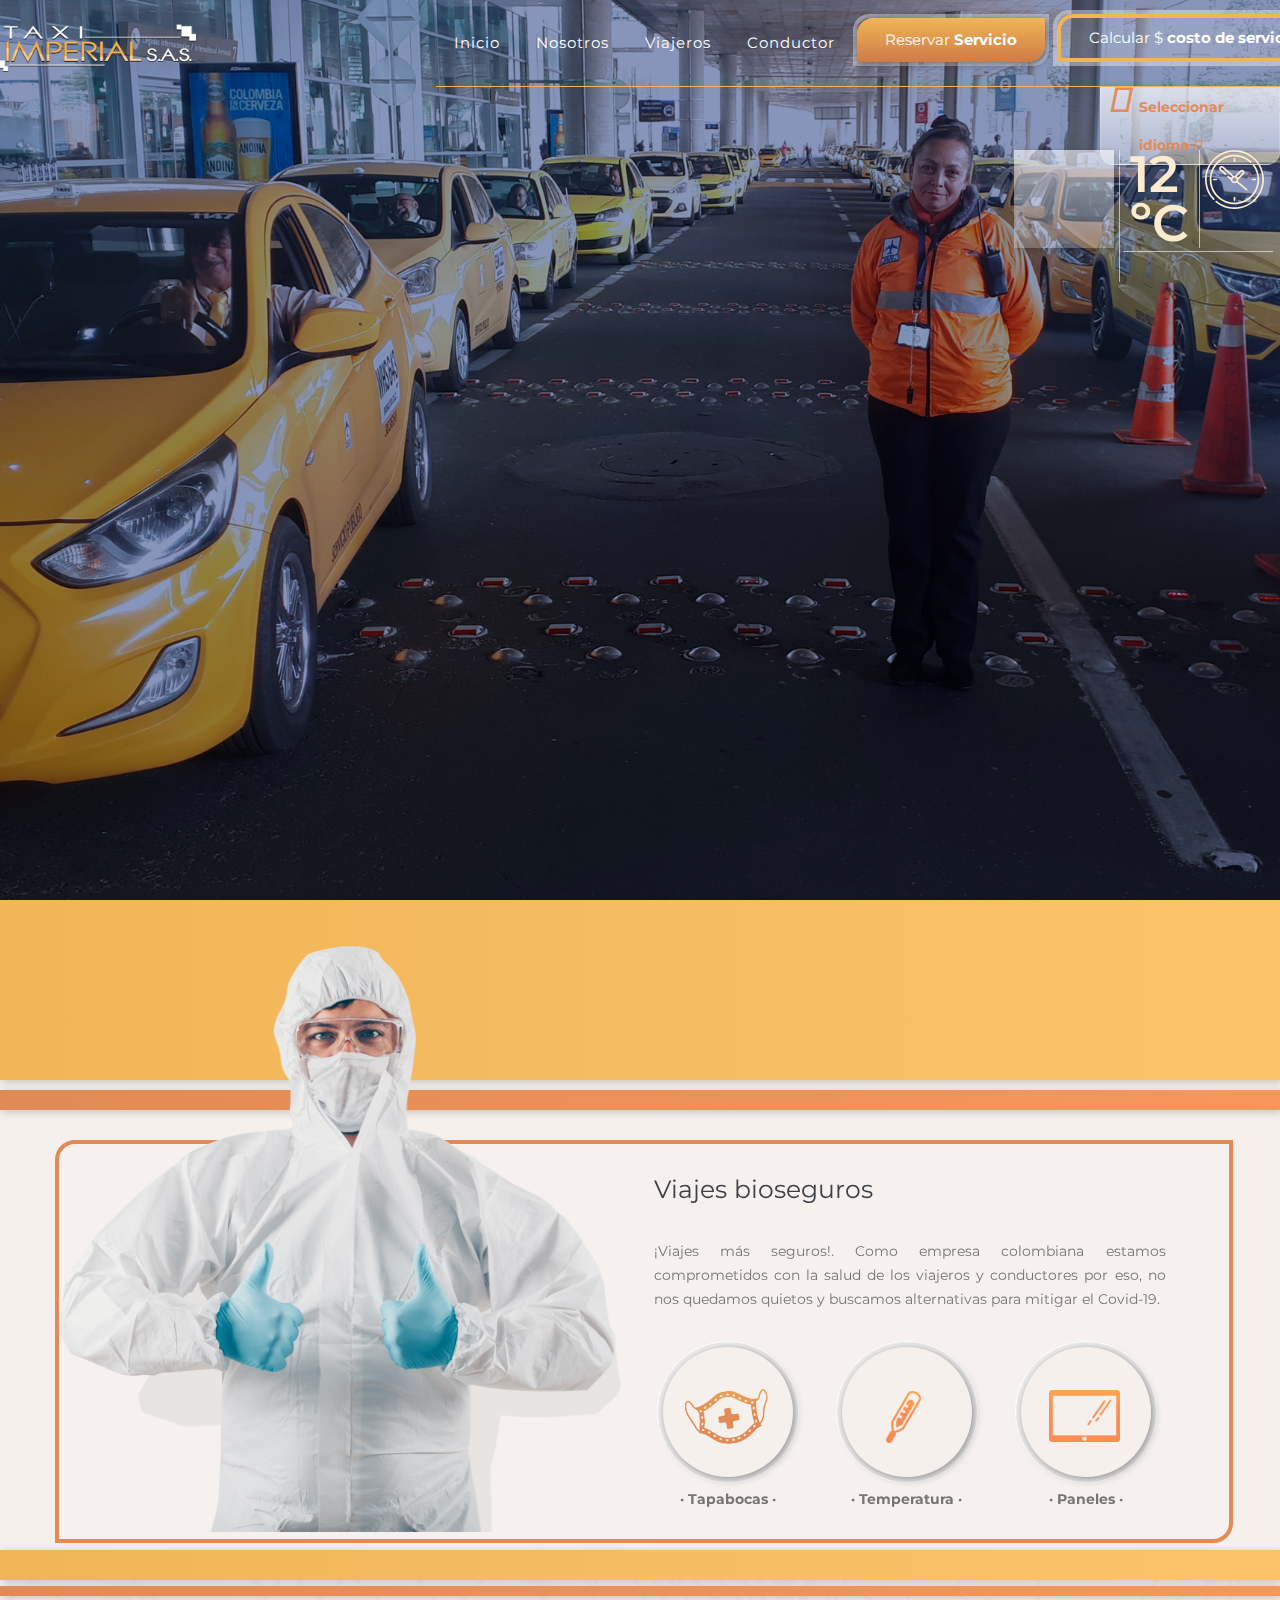
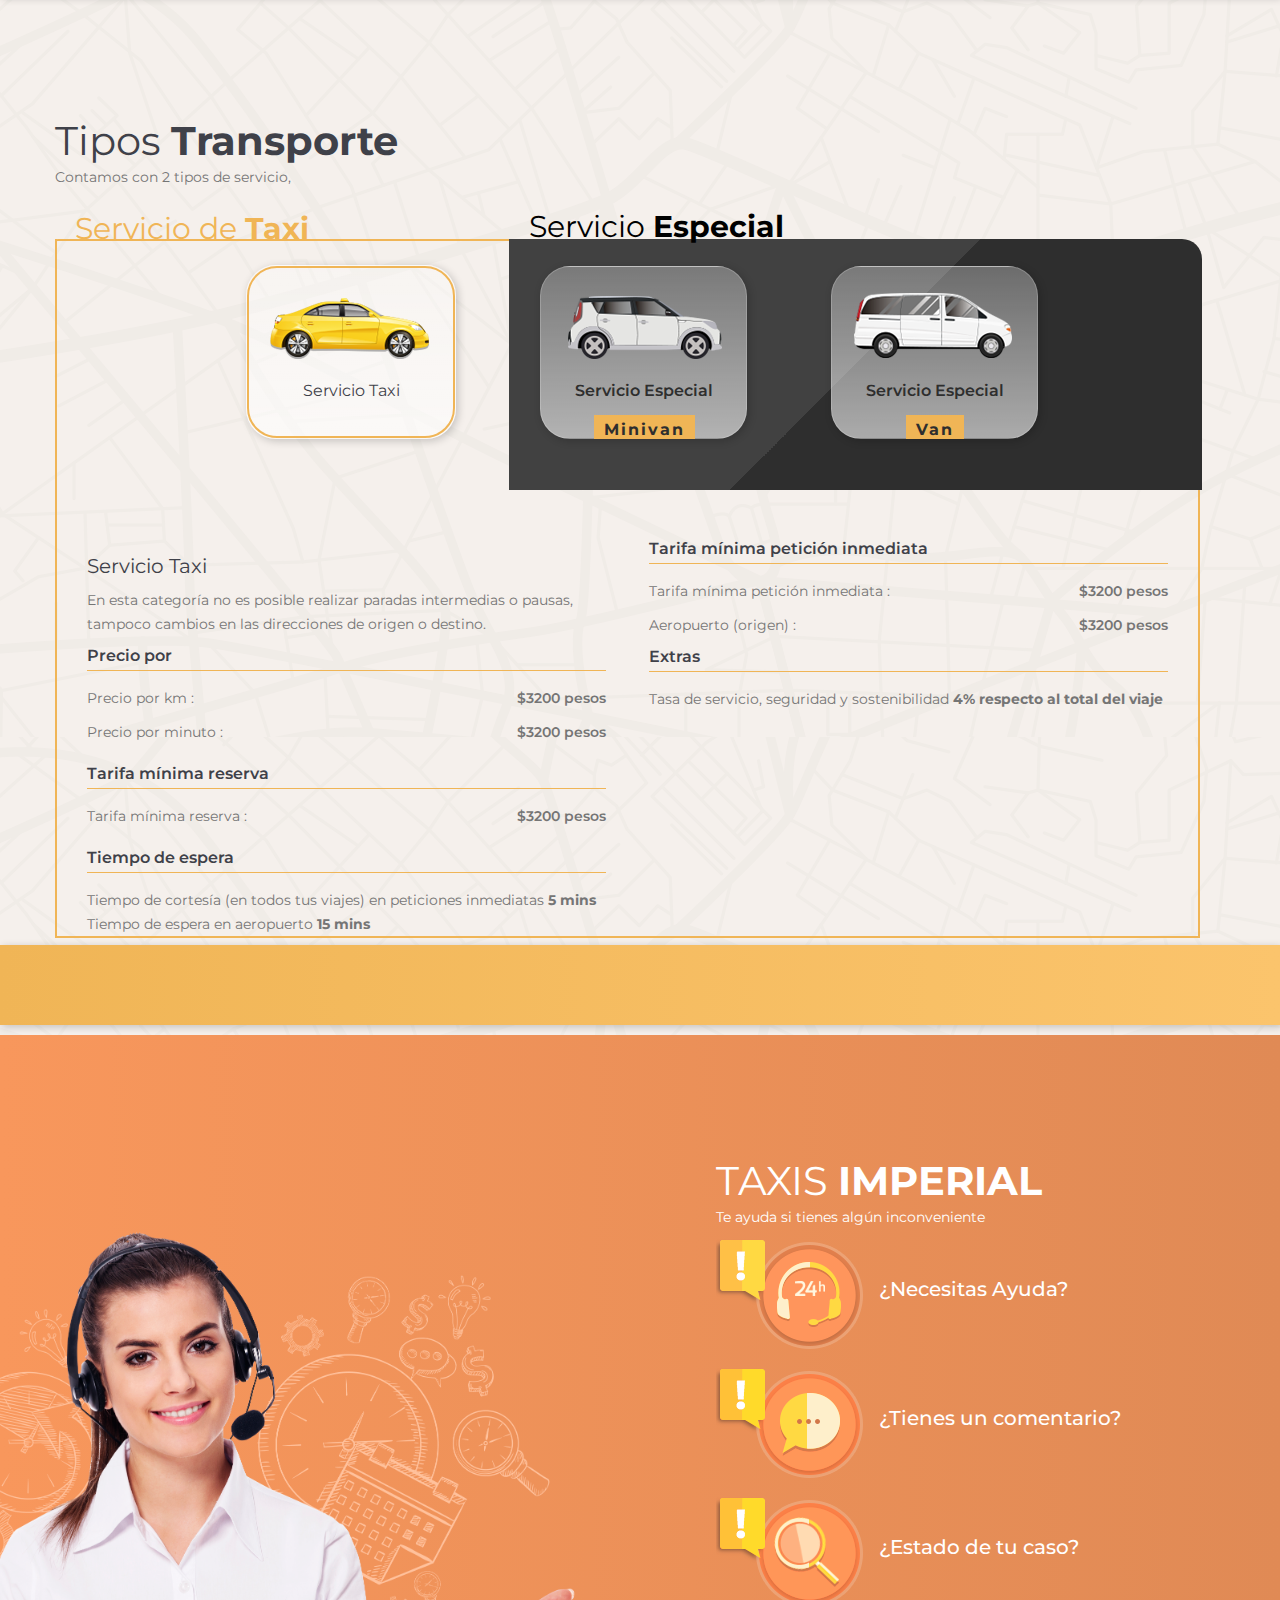
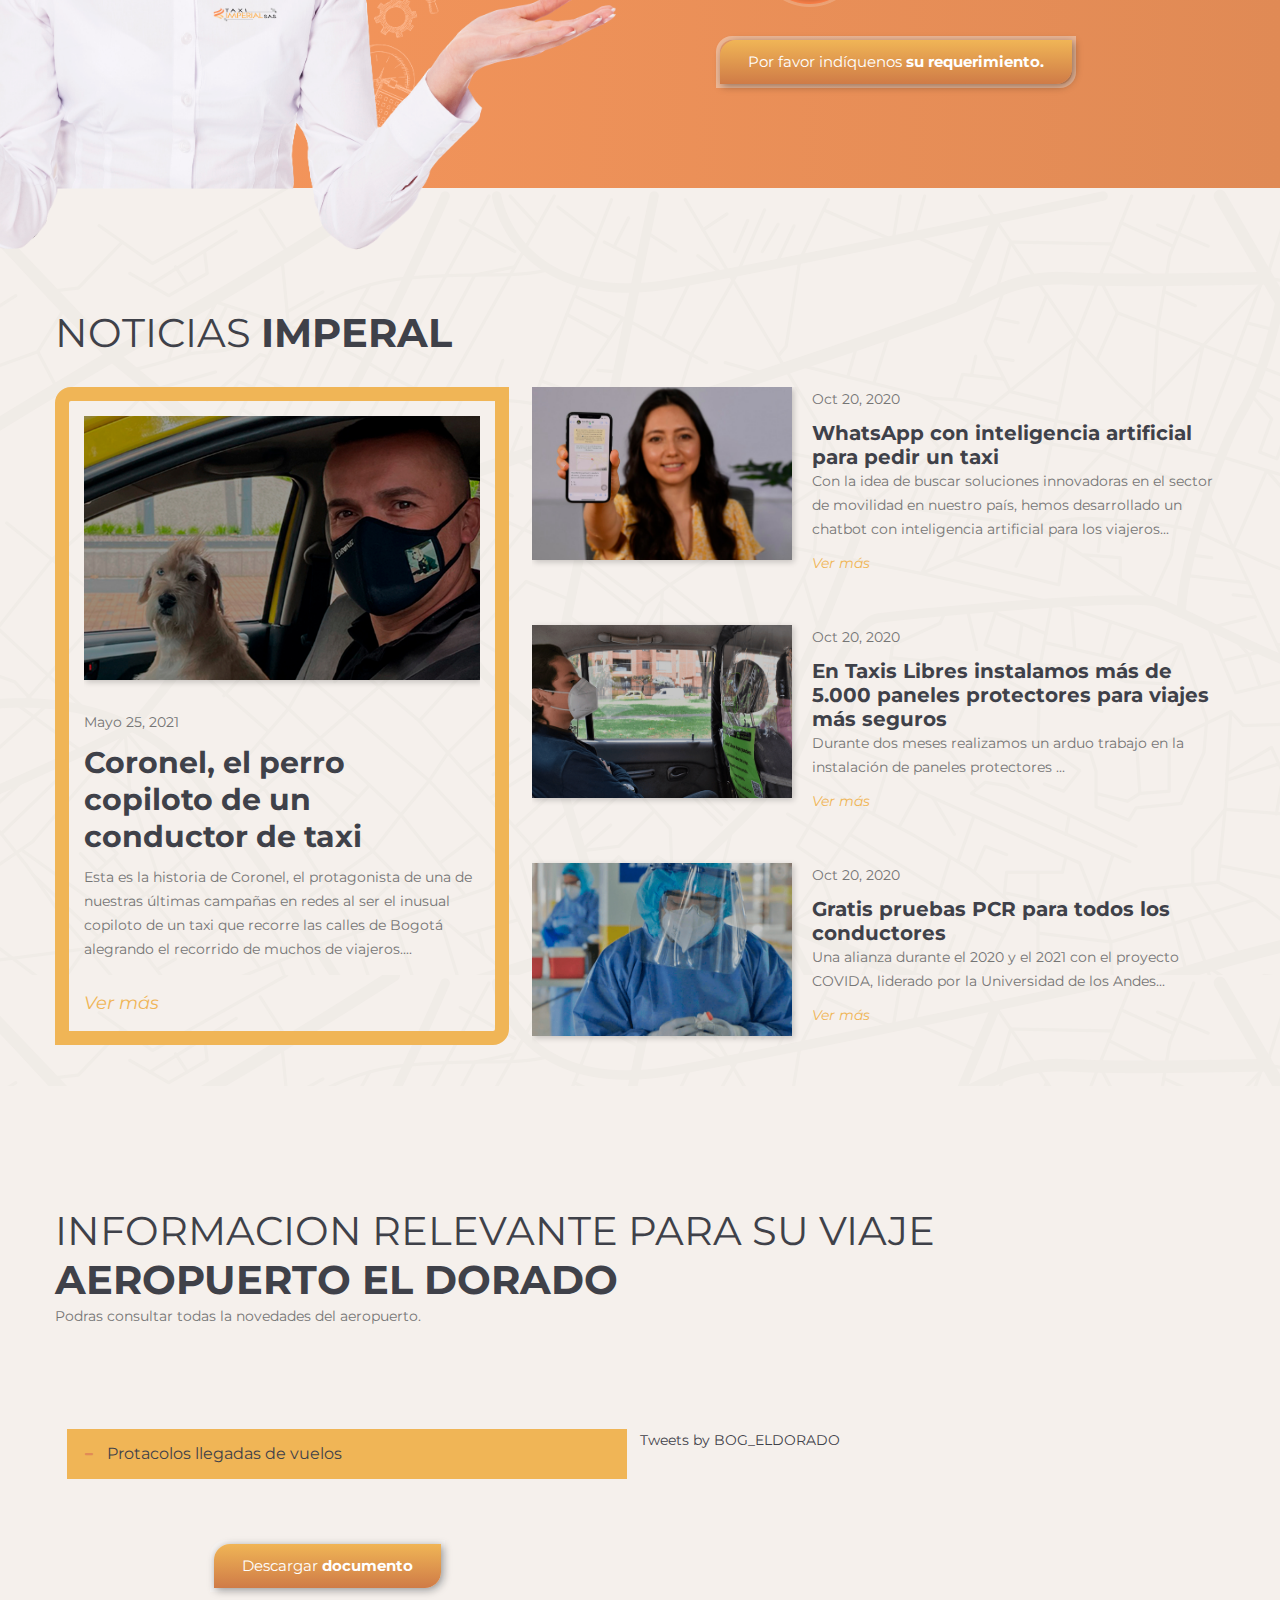
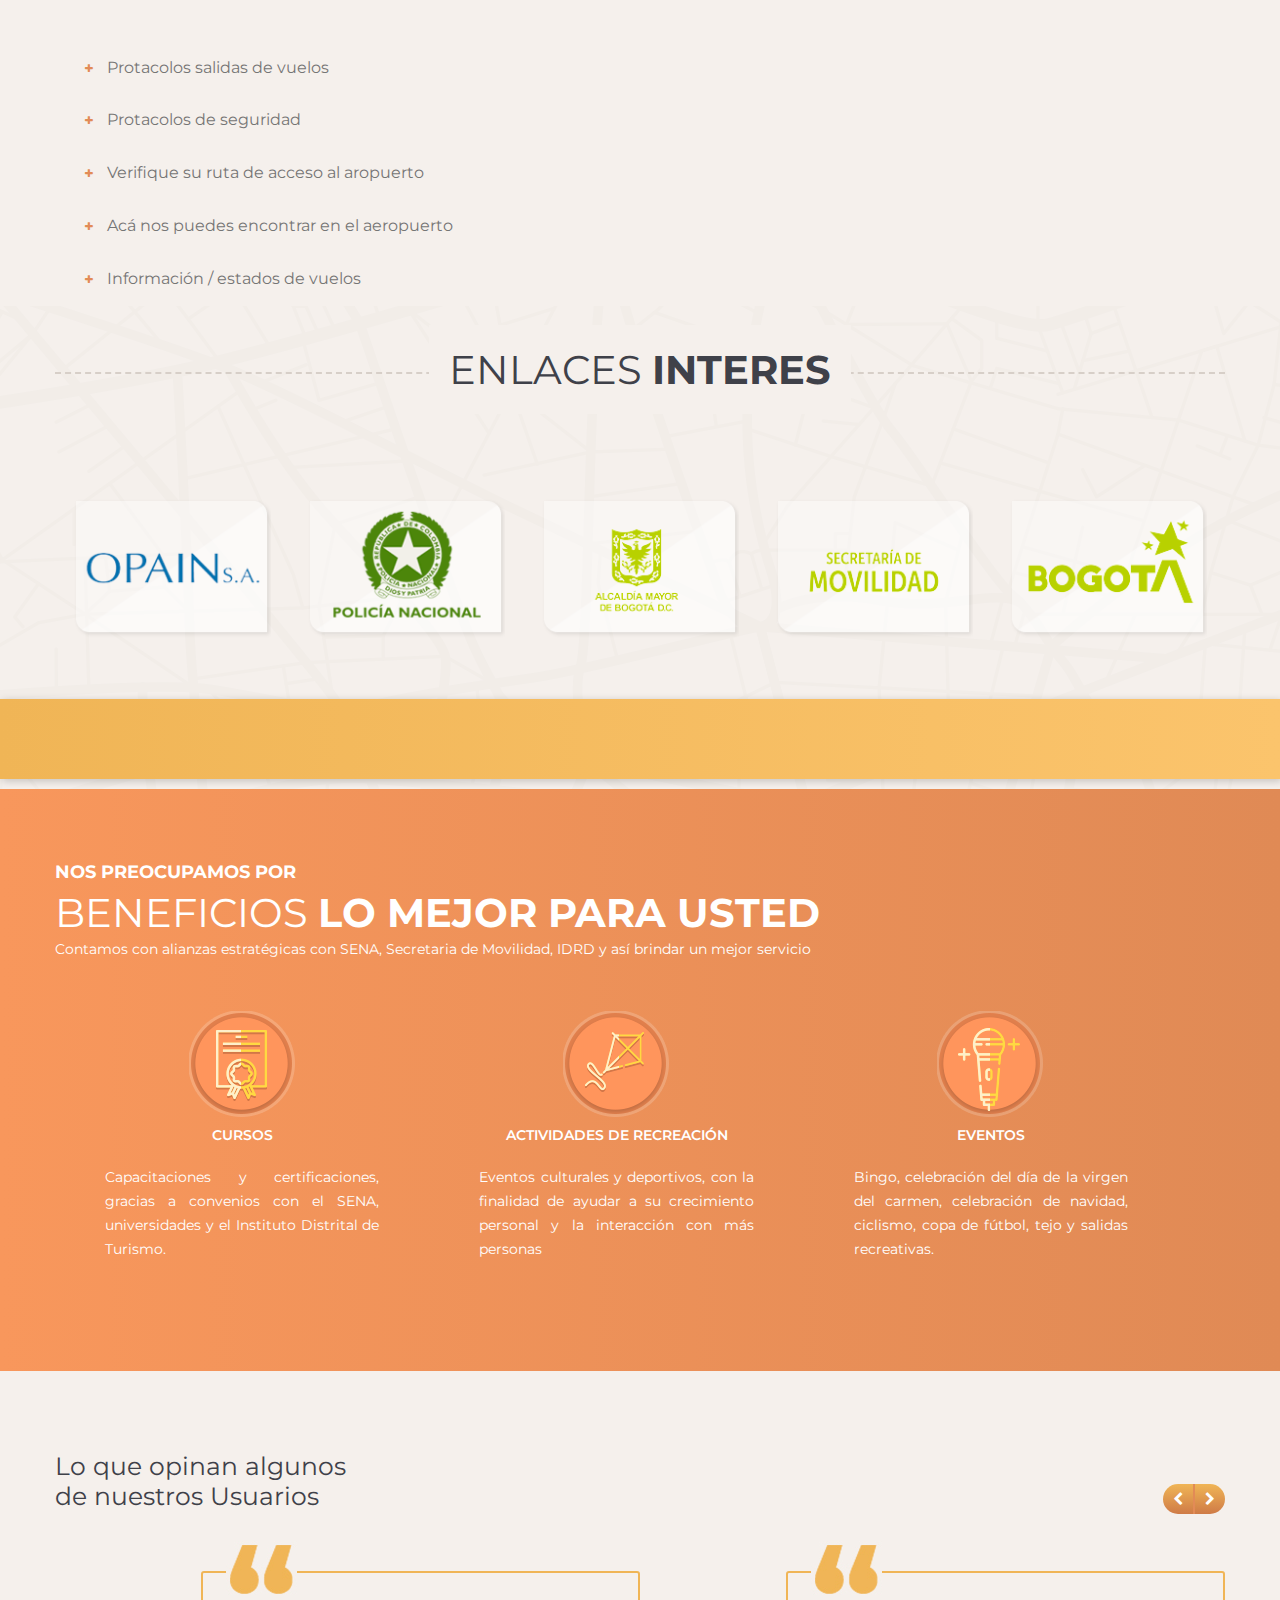
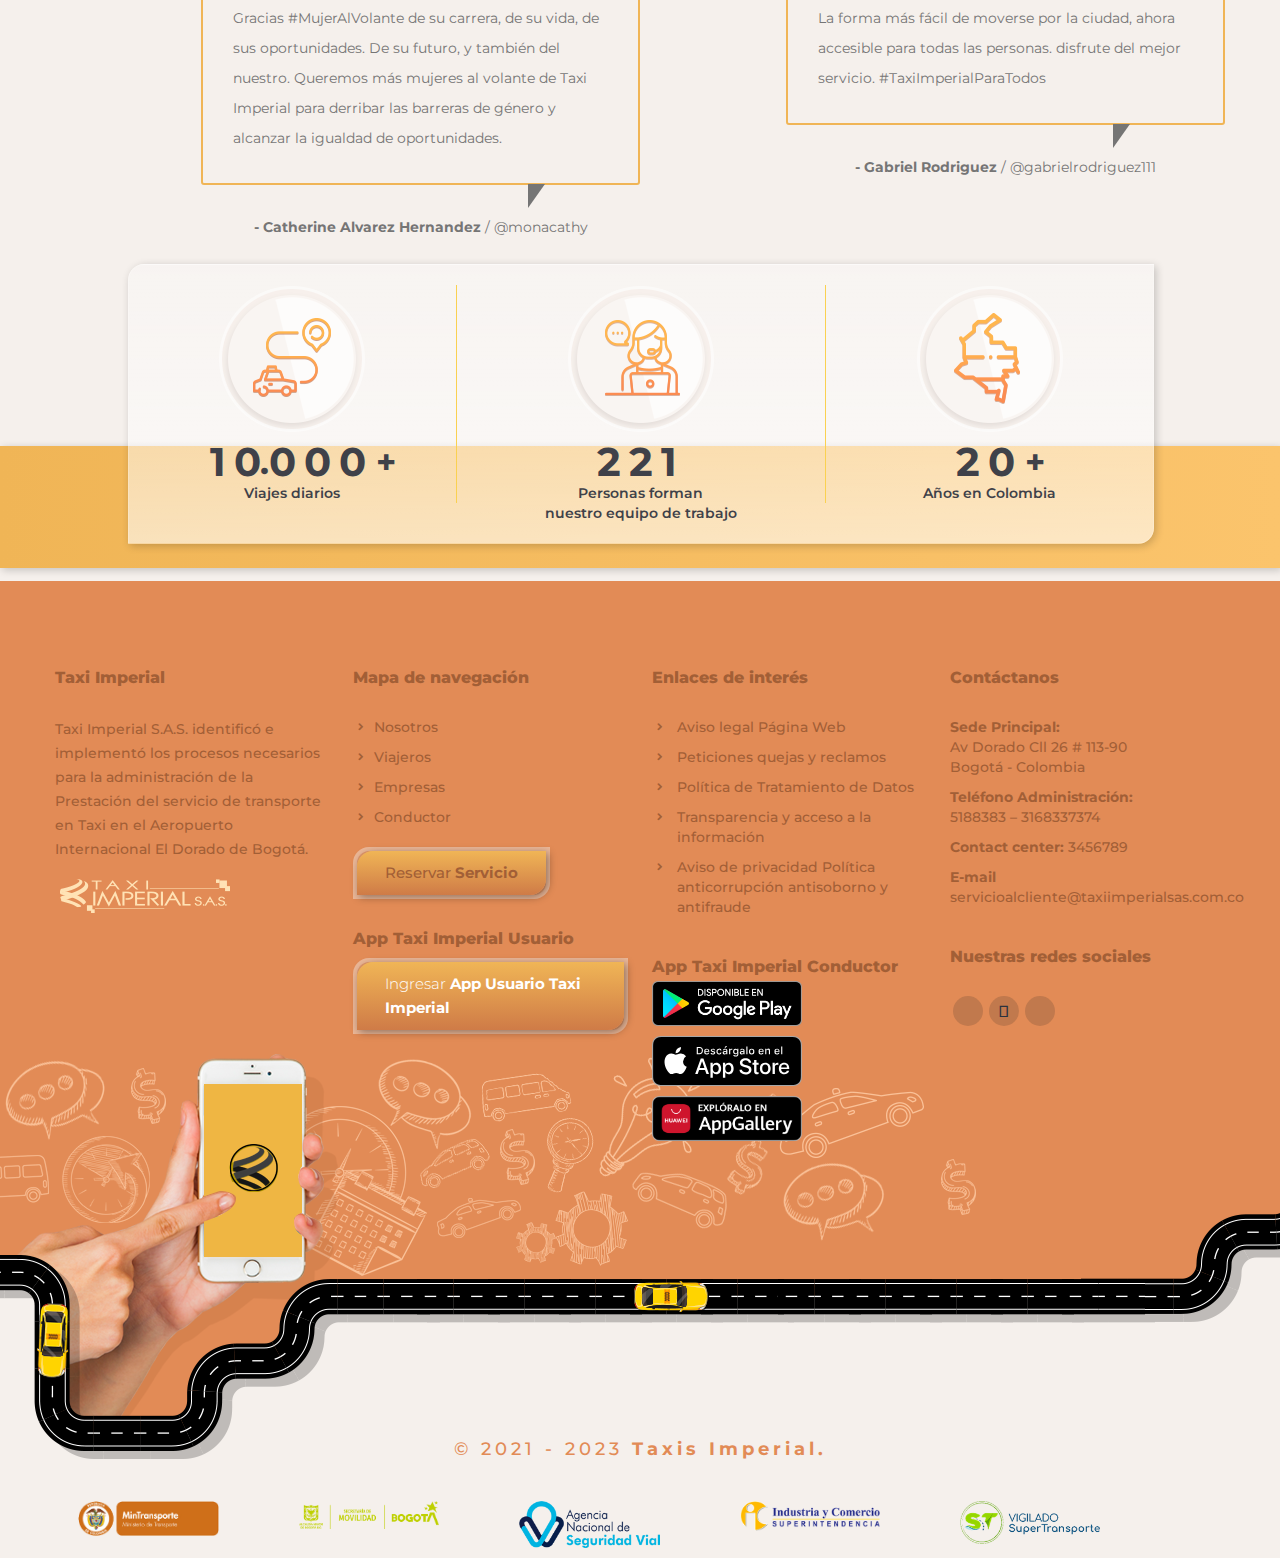
<file: index.html>
<!DOCTYPE HTML>
<!--[if IE 7 ]>    <html lang="en-gb" class="isie ie7 oldie no-js"> <![endif]-->
<!--[if IE 8 ]>    <html lang="en-gb" class="isie ie8 oldie no-js"> <![endif]-->
<!--[if IE 9 ]>    <html lang="en-gb" class="isie ie9 no-js"> <![endif]-->
<!--[if (gt IE 9)|!(IE)]><!--> <html lang="en-gb" class="no-js has-loader"> <!--<![endif]-->

<head>
<meta http-equiv="Content-Type" content="text/html; charset=utf-8">
<meta name="viewport" content="width=device-width, initial-scale=1, maximum-scale=1"> 
<title>Taxis Imperial</title>

<!-- Favicon -->
	<link rel="shortcut icon" href="favicon.ico" type="image/ico">

<!-- CSS Stylesheets -->
	<link id="default-css" rel="stylesheet" href="style.css" type="text/css">
    <link id="shortcodes-css" rel="stylesheet" href="css/shortcodes.css" type="text/css">
	<link id="responsive-css" rel="stylesheet" href="css/responsive.css" type="text/css">
	<link id="skin-css" rel="stylesheet" href="skins/electricblue/style.css" type="text/css">
    
<!-- Additional Stylesheets -->    
    <link rel="stylesheet" href="css/component.css" type="text/css">
    <link href="css/pace-theme-loading-bar.css" rel="stylesheet" media="all" />
         
<!-- Google fonts -->  
<link rel="preconnect" href="https://fonts.gstatic.com">
<link href="https://fonts.googleapis.com/css2?family=Montserrat:ital,wght@0,100;0,200;0,300;0,400;0,500;0,600;0,700;0,800;0,900;1,100;1,200;1,300;1,400;1,500;1,600;1,700;1,800;1,900&display=swap" rel="stylesheet">

<!-- Font Awesome -->
    <link rel="stylesheet" href="css/font-awesome.min.css" type="text/css">
    <link rel="stylesheet" href="https://use.fontawesome.com/releases/v5.7.2/css/all.css" integrity="sha384-fnmOCqbTlWIlj8LyTjo7mOUStjsKC4pOpQbqyi7RrhN7udi9RwhKkMHpvLbHG9Sr" crossorigin="anonymous">

<!--[if lt IE 9]>
    <script src="http://html5shim.googlecode.com/svn/trunk/html5.js"></script>
<![endif]-->

    <link rel="stylesheet" id="rs-plugin-settings-css"  href="css/settings.css" type="text/css" media="all" /> 


<!-- Global site tag (gtag.js) - Google Analytics -->

<script async src="https://www.googletagmanager.com/gtag/js?id=G-BF2FLJWFKT"></script>
<script>
  window.dataLayer = window.dataLayer || [];
  function gtag(){dataLayer.push(arguments);}
  gtag('js', new Date());

  gtag('config', 'G-BF2FLJWFKT');
</script> 
<!-- //Global site tag (gtag.js) - Google Analytics// -->     

<script type="text/javascript" src="js/modernizr-2.6.2.min.js"></script> 
    
    <script type="text/javascript">
	var mytheme_urls = {
 		scroll : 'disable'
	};
</script> 
 	

</head>

<body>
	<!-- **Wrapper** -->
 	<div class="wrapper">
    
        <!--<div id="loader-wrapper">
            <div class="loader">
           the component 
                <div class="pre-loader"></div>                    
            </div>
        </div> -->
                <!-- **Header Wrapper** -->
                <div id="header-wrapper">   
                    <!-- **Header** -->     
                    <header id="header" class="header3">
                        <div class="container">
                            <!-- **Logo** -->
                            <div id="logo">
                                <a href="index.html"> <img src="images/logo.png" alt="logo"> </a>
                            </div><!-- **Logo Ends** -->
                            
                            <!-- **Main-Menu Navigation** -->
                            <nav id="main-menu">
                                <div class="main-menuwrapper nav-line">
                                    <ul class="dl-menu">
                                        <li > <a href="index.html" title="">Inicio</a>
                                        </li>
                                        
                                        <li> <a href="nosotros.html" title="">  Nosotros </a>
                                                                     
                                        </li> 
                                        
                                        <li> <a href="viajeros.html" title="">  Viajeros </a>                     
                                                
                                        </li> 
                                        
                                       <!-- <li> <a href="portfolio-four-column.html" title="">  Empresa </a>
                                            
                                        </li>-->
                                        
                                        <li> <a href="conductor.html" title="">   Conductor </a> </li>                                 
                                    </ul>
                                    <div class="boton-header-01">
                                        <a class="dt-sc-button alignleft ocean margen-boton-header " target="_blank" href="http://app.taxiimperial.com.co/login"><span class="interior_boton boton-header-01"> Reservar <b>Servicio</b></span></a>
                                    </div>
                                    <div class="boton-header-01">
                                        <a class="dt-sc-button alignleft ocean margen-boton-header" target="_blank" href="http://app.taxiimperial.com.co/calculadora"><span class="interior_boton-4 boton-header-01"> Calcular $ <b>costo de servicio</b></span></a>
                                    </div>
                                    <div class="boton-header-02">
                                        <a class="dt-sc-button alignleft ocean margen-boton-header" target="_blank" href="#"><span class="menu-icon fas fa-taxi interior_icono ta-icon"></br><b class="texto-boton-2">solicitar</br> servicio</b></span></a>
                                        <a class="dt-sc-button alignleft ocean margen-boton-header-2" target="_blank" href="#"><span class="menu-icon fas fa-search-dollar interior_icono-2 ta-icon"></br><b class="texto-boton-2">Calcular</br> servicio</b></span></a>

                                    </div>
                                        
                                </div>
                                <div id="dl-menu" class="dl-menuwrapper btn-menu"><span></span></div>
                            </nav> <!-- **Main-Menu Navigation Ends** -->               
                        </div>                
                    </header> <!-- **Header Ends** -->
                </div> <!-- **Header Wrapper Ends** -->  
            
        <!-- **Main** -->        
		<div id="main" >
            <div style="position: relative; z-index: 2222;">
                <div id="google_translate_element" class="google btn_google_2"></div>
                <div class="interior_btn_idioma_2"><i class="fas fa-language icono_idioma" ></i><b class="texto_boton_idioma"> Seleccionar idioma <i class="fas fa-arrow-down"></i></b> </div>
            </div>
                                    <!--clima / reloj / fecha-->
                                   
                                        <div class="contenedor_fecha_inicio">
                                            <div style="display: flex;float: right;">
                                               <div style="width: 100px; ">
                                                   <div style="background: linear-gradient(rgba(255, 255, 255, 0.6),rgba(255, 255, 255, 0.2));width: 100%; height:98px;box-shadow: 2px 2px 6px rgb(0 0 0 / 20%);">
                                                       <div id="imgT" style="opacity: 0.6;"></div>
                                                   </div>
                                                    <div style="width: 100%; margin-top: 6px;">
                                                         <div id="desc" style="color: #FDEBD0 ;font-size: 12px;font-weight: 500;line-height: 15px;text-align: right;"></div>
                                                       
                                                    </div>
                                               </div>
                                               <div style="width: 150px;border-left: 1px solid rgba(255, 255, 255, 0.6) ;margin-left: 5px;">
                                                    <div style="width: 150px;height: 98px;display: flex;">
                                                        <div style="width: 80px;height: 98px;">
                                                              <div id="imgC" style="color: #FDEBD0 ;font-size: 51px;line-height: 49px;font-weight: 600;margin-left: 10px;">12</br>ºC</div>
            
                                                        </div>
                                                        <div style="width: 70px;height: 98px;border-left: 1px solid rgba(255, 255, 255, 0.6);">
                                                            <div style="width: 70px;height: 74px;">
                                                                <img src="images/clock.svg" alt="slider-image" style="width: 59px;padding-left: 5px;">
            
                                                            </div>
                                                            <div style="width: 70px;">
                                                                  <div id="relojnumerico" class="reloj" onload="cargarReloj()" style="color: #fff;padding-left: 5px;font-size: 14px;font-weight: 500;letter-spacing: 1px;"></div>
                                                            </div>
                                                        </div>
                                                    </div>
                                                     <div style="width: 150px;height: 30px;border-top: 1px solid rgba(255, 255, 255, 0.6);margin-left: 3px; margin-top: 3px; ">
                                                         <div id="fecha" style="    color: #fff;font-size: 20px;font-weight: 400;letter-spacing: 3px;padding-top: 4px;padding-left: 14px;"></div>
                                                     </div>
                                               </div>
                                              
                                            </div>
                                            
                                        </div>
                        
                                     <!--clima / reloj / fecha-->  
           
                
			<!-- **Slider Section** -->
			<div id="slider">
                
				<!-- START REVOLUTION SLIDER 4.5.95 fullscreen mode -->
				<div id="rev_slider_24_1_wrapper" class="rev_slider_wrapper fullscreen-container" style="padding:0px;">
					<div id="rev_slider_24_1" class="rev_slider fullscreenbanner" style="display:none;">
						<ul>	
                          <!-- SLIDE  -->
                          <li class="rs-slide1" data-transition="random" data-slotamount="7" data-masterspeed="300"  data-saveperformance="off" >
                        
                              <!-- MAIN IMAGE -->
                              <img src="images/slider/slider-01.jpg"  alt="bg3"  data-bgposition="center top" data-kenburns="on" data-duration="9000" data-ease="Linear.easeNone" data-bgfit="100" data-bgfitend="110" data-bgpositionend="center bottom">
                              <!-- LAYER NR. 2 -->
                              <div class="tp-caption"
                                  data-x="100"
                                  data-y="400"
                                  data-speed="1000"
                                  data-start="1000"
                                  data-easing="Power3.easeInOut"
                                  data-splitin="none"
                                  data-splitout="none"
                                  data-elementdelay="0.1"
                                  data-endelementdelay="0.1"
                                  data-endspeed="300"
                                  style="z-index: 3; max-width: auto; max-height: auto; white-space: nowrap;"><div class="texto_hashtag">
                                      #LosBuenosSomosMas #TaxiSeguro
                                  </div>
                                  <div class="texto_sliders-01">
                                    Conecta tu próxima <br>solicitud  de movilidad a través<br> de Taxi Imperial.
                                </div>
                              </div>
                      
                              <!-- LAYER NR. 5 -->
                              <div class="tp-caption "
                                  data-x="100"
                                  data-y="650" 
                                  data-speed="1000"
                                  data-start="1000"
                                  data-easing="Power3.easeInOut"
                                  data-splitin="none"
                                  data-splitout="none"
                                  data-elementdelay="0.1"
                                  data-endelementdelay="0.1"
                                  data-endspeed="300"
                                  style="z-index: 999; max-width: auto; max-height: auto; white-space: nowrap;">
                                  <a class="dt-sc-button  alignleft  ocean" target="_blank" href="#"><span class="interior_boton-3"> Viaja con<br><b>nosotros</b></span></a>
                              </div>
                              <div class="tp-caption "
                              data-x="100"
                              data-y="650" 
                              data-speed="1000"
                              data-start="1000"
                              data-easing="Power3.easeInOut"
                              data-splitin="none"
                              data-splitout="none"
                              data-elementdelay="0.1"
                              data-endelementdelay="0.1"
                              data-endspeed="300"
                              style="z-index: 6; max-width: auto; max-height: auto; white-space: nowrap; ">
                              <a class="dt-sc-button alignleft ocean margen-left" target="_blank" href="#"><span class="interior_boton-2"> Conduce con <br><b>nosotros</b></span></a> <div class="dt-sc-clear"></div>
                          </div>
                          </li>
                        
                          <!-- SLIDE  -->
                          <li class="rs-slide2" data-transition="random" data-slotamount="7" data-masterspeed="300"  data-saveperformance="off" >
                              <!-- MAIN IMAGE -->
                              <img src="images/slider/slider-02.jpg"  alt="bg3"  data-bgposition="center top" data-kenburns="on" data-duration="9000" data-ease="Linear.easeNone" data-bgfit="100" data-bgfitend="110" data-bgpositionend="center bottom">
                              <div class="tp-caption"
                                  data-x="100"
                                  data-y="400"
                                  data-speed="1000"
                                  data-start="1000"
                                  data-easing="Power3.easeInOut"
                                  data-splitin="none"
                                  data-splitout="none"
                                  data-elementdelay="0.1"
                                  data-endelementdelay="0.1"
                                  data-endspeed="300"
                                  style="z-index: 3; max-width: auto; max-height: auto; white-space: nowrap;"><div class="texto_hashtag">
                                      #LosBuenosSomosMás #TaxiSeguro
                                  </div>
                                  <div class="texto_sliders-01">
                                    Trabajamos constantemente <br>para que tengas <br> la mejor experiencia 
                                </div>
                              </div>
                      
                              <!-- LAYER NR. 5 -->
                              <div class="tp-caption "
                                  data-x="100"
                                  data-y="650" 
                                  data-speed="1000"
                                  data-start="1000"
                                  data-easing="Power3.easeInOut"
                                  data-splitin="none"
                                  data-splitout="none"
                                  data-elementdelay="0.1"
                                  data-endelementdelay="0.1"
                                  data-endspeed="300"
                                  style="z-index: 999; max-width: auto; max-height: auto; white-space: nowrap;">
                                  <a class="dt-sc-button  alignleft  ocean" target="_blank" href="http://app.taxiimperial.com.co/login"><span class="interior_boton-3"> Viaja con<br><b>nosotros</b></span></a>
                              </div>
                              <div class="tp-caption "
                              data-x="100"
                              data-y="650" 
                              data-speed="1000"
                              data-start="1000"
                              data-easing="Power3.easeInOut"
                              data-splitin="none"
                              data-splitout="none"
                              data-elementdelay="0.1"
                              data-endelementdelay="0.1"
                              data-endspeed="300"
                              style="z-index: 6; max-width: auto; max-height: auto; white-space: nowrap; ">
                              <a class="dt-sc-button alignleft ocean margen-left" target="_blank" href="#"><span class="interior_boton-2"> Conduce con <br><b>nosotros</b></span></a> <div class="dt-sc-clear"></div>
                          </div>
                          </li>     
                        
                          <!-- SLIDE  -->
                          <li class="rs-slide3" data-transition="random" data-slotamount="7" data-masterspeed="300"  data-saveperformance="off" >
                              <!-- MAIN IMAGE -->
                              <img src="images/slider/slider-03.jpg"  alt="bg3"  data-bgposition="center top" data-kenburns="on" data-duration="9000" data-ease="Linear.easeNone" data-bgfit="100" data-bgfitend="110" data-bgpositionend="center bottom">
                              <div class="tp-caption"
                              data-x="100"
                              data-y="400"
                              data-speed="1000"
                              data-start="1000"
                              data-easing="Power3.easeInOut"
                              data-splitin="none"
                              data-splitout="none"
                              data-elementdelay="0.1"
                              data-endelementdelay="0.1"
                              data-endspeed="300"
                              style="z-index: 3; max-width: auto; max-height: auto; white-space: nowrap;"><div class="texto_hashtag">
                                  #LosBuenosSomosMas #TaxiSeguro
                              </div>
                              <div class="texto_sliders-01">
                                Recibe solicitudes<br> de viajes a través de la app<br>
                                Taxi Imperial Conductor 
                            </div>
                          </div>
                  
                          <!-- LAYER NR. 5 -->
                          <div class="tp-caption "
                              data-x="100"
                              data-y="650" 
                              data-speed="1000"
                              data-start="1000"
                              data-easing="Power3.easeInOut"
                              data-splitin="none"
                              data-splitout="none"
                              data-elementdelay="0.1"
                              data-endelementdelay="0.1"
                              data-endspeed="300"
                              style="z-index: 999; max-width: auto; max-height: auto; white-space: nowrap;">
                              <a class="dt-sc-button  alignleft  ocean" target="_blank" href="#"><span class="interior_boton-3"> Viaja con<br><b>nosotros</b></span></a>
                          </div>
                          <div class="tp-caption "
                          data-x="100"
                          data-y="650" 
                          data-speed="1000"
                          data-start="1000"
                          data-easing="Power3.easeInOut"
                          data-splitin="none"
                          data-splitout="none"
                          data-elementdelay="0.1"
                          data-endelementdelay="0.1"
                          data-endspeed="300"
                          style="z-index: 6; max-width: auto; max-height: auto; white-space: nowrap; ">
                          <a class="dt-sc-button alignleft ocean margen-left" target="_blank" href="#"><span class="interior_boton-2"> Conduce con <br><b>nosotros</b></span></a> <div class="dt-sc-clear"></div>
                      </div>
                          </li>                                                                                       
						</ul>
                                
						<div class="tp-bannertimer tp-bottom" style="visibility: hidden !important;"></div>
                          
					</div>
				</div><!-- END REVOLUTION SLIDER -->
            </div><!-- **Slider Section - End** --> 
            
           
                                                   
            <!-- **Content Main** -->
            <section class="content-main" style="background-color: #f5f0ec;">     
                <!-- **Primary** -->
                <div class="content-full-width" id="primary">
                    <div class="fullwidth-section dt-sc-parallax " style="background-image: url(images/fondo-covid.jpg);">
                        <div class="fullwidth-bg">
                            <div style="width: 100%; height: 200px; background: linear-gradient( 90deg, rgb(240, 181, 86), rgb(251, 196, 108));position: relative;margin-top: -100px; margin-bottom: 30px;box-shadow: 2px 2px 8px rgb(0 0 0 / 20%);"></div>
                            <div style="width: 100%; height: 20px; background: linear-gradient( 90deg, rgb(224, 138, 85), rgb(248, 151, 92));position: relative;margin-top: -20px; margin-bottom: 30px;box-shadow: 2px 2px 8px rgb(0 0 0 / 20%);"></div>	
                            <div class="container"> 
                                <div class="contenedor-bioseguridad">
                                    <div class="dt-sc-one-half column first">
                                        <img src="images/covid-19/conductor-traje-bioseguridad.png" alt="theme-on-stage" style="margin-top: -198px; position: relative;
                                        z-index: 99999999;">
                                    </div>
                                    
                                    <div class="dt-sc-one-half column">
                                        <div style="padding: 30px 40px 20px 10px;">
                                            <h2>Viajes bioseguros</h2>
                                            <p style="padding-top: 20px; text-align: justify; padding-bottom: 20px;">¡Viajes más seguros!. Como empresa colombiana estamos comprometidos con la salud de los viajeros y conductores por eso, no nos quedamos quietos y buscamos alternativas para mitigar el Covid-19.</p>
                                            <ul class="dt-sc-social-icons margen-iconos-bioseguridad">
                                                <li style="width: 130px; height: 130px; border-radius: 50%; border: 1px solid #fff; background-color: #efecec; padding: 5px; margin-right: 30px;">
                                                    <div style="background-color: #f5f0ec;width: 130px; height: 130px; border-radius: 50%; box-shadow: 2px 2px 8px rgb(0 0 0 / 40%);">
                                                        <img src="images/covid-19/tapabocas.png" alt="theme-on-stage" style="margin: 68px 26px; padding: 0;">
                                                    </div>
                                                    <p style="margin-top: 10px; text-align: center; font-size: 14px; font-weight: 700;">· Tapabocas ·</p>
                                                </li>
                                                <li style="width: 130px; height: 130px; border-radius: 50%; border: 1px solid #fff; background-color: #efecec; padding: 5px; margin-right: 30px;">
                                                    <div style="background-color: #f5f0ec;width: 130px; height: 130px; border-radius: 50%; box-shadow: 2px 2px 8px rgb(0 0 0 / 40%);">
                                                        <img src="images/covid-19/temperatura.png" alt="theme-on-stage" style="margin: 68px 26px; padding: 0;">
                                                    </div>
                                                    <p style="margin-top: 10px; text-align: center; font-size: 14px; font-weight: 700;">· Temperatura ·</p>
                                                </li>
                                                <li style="width: 130px; height: 130px; border-radius: 50%; border: 1px solid #fff; background-color: #efecec; padding: 5px;">
                                                    <div style="background-color: #f5f0ec;width: 130px; height: 130px; border-radius: 50%; box-shadow: 2px 2px 8px rgb(0 0 0 / 40%);">
                                                        <img src="images/covid-19/paneles.png" alt="theme-on-stage" style="margin: 68px 26px; padding: 0;">
                                                    </div>
                                                    <p style="margin-top: 10px; text-align: center; font-size: 14px; font-weight: 700;">· Paneles ·</p>
                                                </li>
                                            </ul>
                                        </div>
                                        
                                    </div>  
                                </div>  
                            </div>
                        </div>
                    </div>              
                    <div class="fullwidth-section" style="background-image: url(images/fondos/fondo-01.png);">
                        <div class="fullwidth-bg">
                            <div style="width: 100%; height: 30px; background: linear-gradient( 90deg, rgb(240, 181, 86), rgb(251, 196, 108)); position: relative;margin-top: 0px; margin-bottom: 30px;box-shadow: 2px 2px 8px rgb(0 0 0 / 20%);"></div>
                            <div style="width: 100%; height: 10px;  background: linear-gradient( 90deg, rgb(224, 138, 85), rgb(248, 151, 92)); position: relative;margin-top: -24px; margin-bottom: 30px;box-shadow: 2px 2px 8px rgb(0 0 0 / 20%);"></div>		
                            <div class="container">
                                                                                   
                                <h1 style="margin-top: 120px;"><span>Tipos <b>Transporte</b></span></h1>
                                <p style=" text-align: justify; padding-bottom: 40px;padding-right: 50px;">Contamos con 2 tipos de servicio, </p>
                                <div class="dt-sc-tabs-container type2">
                                    <div style=" width: 100%; position: absolute;">
                                        <div class="dt-sc-two-fifth column-4 servicio_taxi">
                                            <div style=" margin-top: -24px;font-size: 30px;padding-left: 20px;color: #f0b556;">
                                               Servicio de <b>Taxi</b>
                                            </div>
                                        
                                        </div>
                                        <div class="dt-sc-three-fifth column-4 servicio-especial">
                                            <div style=" margin-top: -24px;font-size: 30px;padding-left: 20px;color: #000;">
                                                Servicio <b>Especial</b>
                                             </div>
                                        
                                        </div>

                                    </div>
                                    <ul class="dt-sc-tabs linea_left_ul">
                                        <li class="current boton_clases_taxi"><a class="current" href="#">
                                            <div> <img alt="team-member" src="images/taxis/taxi-app-sin-fondo.png"></div>
                                            <div>Servicio Taxi</div>
                                        </a></li>
                                        <li class="boton_clases_taxi"><a href="#" title="">
                                            <div> <img alt="team-member" src="images/taxis/minivan-app-sin-fondo.png"></div>
                                            <div style="color: #2e2e2e; font-weight: 600;">Servicio Especial</div>
                                            <div style="position: absolute;
                                            color: #2e2e2e;
                                            text-align: center;
                                            margin-top: -11px;
                                            width: 100%;"><b style="background-color: #f0b556; padding: 5px 10px 0px 10px; letter-spacing: 2px;">Minivan</b></div>
                                        </a></li>
                                        <li class="boton_clases_taxi"><a href="#" title="">
                                            <div> <img alt="team-member" src="images/taxis/van-app-sin-fondo.png"></div>
                                            <div style="color: #2e2e2e; font-weight: 600;">Servicio Especial</div>
                                            <div style="position: absolute;
                                            color: #2e2e2e;
                                            text-align: center;
                                            margin-top: -11px;
                                            width: 100%;"><b style="background-color: #f0b556; padding: 5px 10px 0px 10px; letter-spacing: 2px;">Van</b></div>
                                        </a></li>
                                    </ul>
                                    
                                    <div class="dt-sc-tabs-content">
                                       <!-- <div style="border-left: 2px solid #000;
                                        margin-top: 62px;
                                        
                                        border-right: 2px solid #000;
    width: 100%;">
                                            <h3>Categoría TAXI</h3>                                                       
                                            <p>En esta categoría no es posible realizar paradas intermedias o pausas, tampoco cambios en las direcciones de origen o destino.</p>
                                        </div>-->
                                       
                                         <div class="contenedor_info_servicio_taxi">   
                                            <div class="dt-sc-one-half column first" >
                                                <div class="dt-sc-hr-invisible"></div>
                                                <div class="dt-sc-clear"></div>
                                                <h3 style="margin-top: 15px;margin-bottom: 10px;">Servicio Taxi</h3>                                                       
                                                <p>En esta categoría no es posible realizar paradas intermedias o pausas, tampoco cambios en las direcciones de origen o destino.</p>
                                                   
                                                <h3 style="border-bottom: 1px solid #f0b556; padding-bottom: 5px; margin-bottom: 15px; font-size: 16px; font-weight: 600;">Precio por</h3>
                                                <div style="position: absolute;">Precio por km :</div>
                                                <div style="text-align: right; font-weight: 600;margin-bottom: 10px;">$3200 pesos </div>  
                                                <div style="position: absolute;">Precio por minuto :</div>
                                                <div style="text-align: right; font-weight: 600;margin-bottom: 20px;">$3200 pesos </div>  
                                                <h3 style="border-bottom: 1px solid #f0b556; padding-bottom: 5px; margin-bottom: 15px;font-size: 16px; font-weight: 600;">Tarifa mínima reserva</h3>
                                                <div style="position: absolute;">Tarifa mínima reserva :</div>
                                                <div style="text-align: right; font-weight: 600;margin-bottom: 20px;">$3200 pesos </div> 
                                                <h3 style="border-bottom: 1px solid #f0b556; padding-bottom: 5px; margin-bottom: 15px;font-size: 16px; font-weight: 600;">Tiempo de espera</h3>
                                                <div >Tiempo de cortesía (en todos tus viajes) en peticiones inmediatas <b>5 mins</b></div>
                                                <div >Tiempo de espera en aeropuerto <b>15 mins</b></div>
                                                
                                                                                                                                                     
                                            </div>                      
                                        
                                            <div class="dt-sc-one-half column" style="float: right;">
                                                <div class="dt-sc-hr-invisible"></div>
                                                <div class="dt-sc-clear"></div>                                           
                                                <!--<img class="aligncenter" src="images/taxis/taxi-tarifa.png" alt="server4">-->
                                                <h3 style="border-bottom: 1px solid #f0b556; padding-bottom: 5px; margin-bottom: 15px; font-size: 16px; font-weight: 600;">Tarifa mínima petición inmediata</h3>
                                                <div style="position: absolute;">Tarifa mínima petición inmediata :</div>
                                                <div style="text-align: right; font-weight: 600;margin-bottom: 10px;">$3200 pesos </div>
                                                <div style="position: absolute;">Aeropuerto (origen) :</div>
                                                <div style="text-align: right; font-weight: 600;margin-bottom: 10px;">$3200 pesos </div>
                                                <h3 style="border-bottom: 1px solid #f0b556; padding-bottom: 5px; margin-bottom: 15px; font-size: 16px; font-weight: 600;">Extras</h3>
                                                
                                                <div style="text-align:left;margin-bottom: 10px;">Tasa de servicio, seguridad y sostenibilidad <b>4% respecto al total del viaje</b> </div>
                                            
                                                
                                            </div>
                                        </div>                                        
                                    </div>
                                    
                                    <div class="dt-sc-tabs-content">
                                        
                                        <div class="contenedor_info_servicio_especial">
                                        
                                        <div class="dt-sc-one-half column first">
                                            <div class="dt-sc-hr-invisible"></div>
                                            <div class="dt-sc-clear"></div>
                                            <h3 style="margin-top: 15px;margin-bottom: 10px; color: #f0b556;">Servicio Especial / Minivan </h3>                                                       
                                            <p style="color: #CFCFCF;">Este servicio es para una capacidad de entre 1 a 6 personas y cuenta con preliquidacion del valor del servicio.</p>
                                               
                                            <h3 style="border-bottom: 1px solid #f0b556; padding-bottom: 5px; margin-bottom: 15px; font-size: 16px; font-weight: 600;color: #f0b556;"">Precio por</h3>
                                            <div style="position: absolute;color: #CFCFCF;">Precio por km :</div>
                                            <div style="text-align: right; font-weight: 600;margin-bottom: 10px;color: #CFCFCF;">$2000 pesos </div>  
                                            <div style="position: absolute;color: #CFCFCF;">Recargo destino aeropuerto:</div>
                                            <div style="text-align: right; font-weight: 600;margin-bottom: 20px;color: #CFCFCF;">$10.000 pesos </div>  
                                            <h3 style="border-bottom: 1px solid #f0b556; padding-bottom: 5px; margin-bottom: 15px;font-size: 16px; font-weight: 600;color: #f0b556;">Tarifa mínima reserva</h3>
                                            <div style="position: absolute;color: #CFCFCF;">Tarifa mínima reserva :</div>
                                            <div style="text-align: right; font-weight: 600;margin-bottom: 20px;color: #CFCFCF;">$30.000 pesos </div> 
                                          
                                                                                                                                                 
                                        </div>                      
                                    
                                        <div class="dt-sc-one-half column" style="float: right;">
                                            <div class="dt-sc-hr-invisible"></div>
                                            <div class="dt-sc-clear"></div>                                           
                                            <!--<img class="aligncenter" src="images/taxis/taxi-tarifa.png" alt="server4">-->
                                            <h3 style="border-bottom: 1px solid #f0b556; padding-bottom: 5px; margin-bottom: 15px;font-size: 16px; font-weight: 600;color: #f0b556;">Tiempo de espera</h3>
                                            <div style="color: #CFCFCF;">Tiempo de cortesía (en todos tus viajes) en peticiones inmediatas <b>5 mins</b></div>
                                            <div style="color: #CFCFCF;">Tiempo de espera en aeropuerto <b>15 mins</b></div>
                                            
                                        </div>
                                    </div>    
                                    </div>                                    
                                    
                                    <div class="dt-sc-tabs-content">
                                       
                                        <div class="contenedor_info_servicio_especial">
                                      
                                        <div class="dt-sc-one-half column first">
                                            <div class="dt-sc-hr-invisible"></div>
                                            <div class="dt-sc-clear"></div>
                                            <h3 style="margin-top: 15px;margin-bottom: 10px;color: #f0b556;">Servicio Especial / Van </h3>                                                        
                                            <p style="color: #CFCFCF;">Este servicio es para una capacidad de entre 7 a 10 personas y cuenta con preliquidacion del valor del servicio.</p>
                                               
                                            <h3 style="border-bottom: 1px solid #f0b556; padding-bottom: 5px; margin-bottom: 15px; font-size: 16px; font-weight: 600;color: #f0b556;">Precio por</h3>
                                            <div style="position: absolute;color: #CFCFCF;">Precio por km :</div>
                                            <div style="text-align: right; font-weight: 600;margin-bottom: 10px;color: #CFCFCF;">$3000 pesos </div>  
                                            <div style="position: absolute;color: #CFCFCF;">Recargo destino aeropuerto:</div>
                                            <div style="text-align: right; font-weight: 600;margin-bottom: 20px;color: #CFCFCF;">$15.000 pesos </div>  
                                            <h3 style="border-bottom: 1px solid #f0b556; padding-bottom: 5px; margin-bottom: 15px;font-size: 16px; font-weight: 600;color: #f0b556;">Tarifa mínima reserva</h3>
                                            <div style="position: absolute;color: #CFCFCF;">Tarifa mínima reserva :</div>
                                            <div style="text-align: right; font-weight: 600;margin-bottom: 20px;color: #CFCFCF;">$50.000 pesos </div> 
                                            
                                            
                                                                                                                                                 
                                        </div>                      
                                    
                                        <div class="dt-sc-one-half column" style="float: right;">
                                            <div class="dt-sc-hr-invisible"></div>
                                            <div class="dt-sc-clear"></div>                                           
                                            <!--<img class="aligncenter" src="images/taxis/taxi-tarifa.png" alt="server4">-->
                                            <h3 style="border-bottom: 1px solid #f0b556; padding-bottom: 5px; margin-bottom: 15px;font-size: 16px; font-weight: 600;color: #f0b556;">Tiempo de espera</h3>
                                            <div style="color: #CFCFCF;">Tiempo de cortesía (en todos tus viajes) en peticiones inmediatas <b>5 mins</b></div>
                                            <div style="color: #CFCFCF;">Tiempo de espera en aeropuerto <b>15 mins</b></div>
                                            
                                        </div>    
                                    
                                 
                                    </div>
                                </div>                                                                                     
                                </div>  
                        <!--<div class="carousel-wrapper">
                            <div class="carousel-arrows">
                                <a href="#" title="" class="prev-arrow"> <span class="fa fa-chevron-left"> </span> </a>
                                <a href="#" title="" class="next-arrow"> <span class="fa fa-chevron-right"> </span> </a>
                            </div>
                            <ul class="team-carousel carousel_items">
                                <li class="column dt-sc-one-third">
                                    <div class="dt-sc-team type1">
                                        <div>
                                            <div class="profile-image">
                                                <img alt="team-member" src="images/taxis/taxi-normal.png">
                                            </div>
                                            <div class="dt-sc-clear"></div>  
                                            <div class="contenedor_tarjeta_taxis">
                                                    <h3>· Servicio <b> Taxi</b> ·</h3>
                                                
                                                    <div style="text-align:left; padding-bottom: 20px;">
                                                        <ul class="dt-sc-fancy-list  blue  arrow">
                                                            <li>Conductor capacitado </li>
                                                            <li>Tarifa controlada </li>
                                                            <li>Seguimiento del viaje </li>
                                                            <li>Viaje seguro </li>                                                                
                                                        </ul>
                                                    </div>

                                            </div>
                                            
                                            <div class="dt-sc-clear"></div>   
                                        </div>
                                    </div> 
                                </li>
                                <li class="column dt-sc-one-third">
                                    <div class="dt-sc-team type1">
                                        <div>
                                            <div class="profile-image">
                                                <img alt="team-member" src="images/taxis/mini-van.png">
                                            </div>
                                            <div class="dt-sc-clear"></div>  
                                            <div class="contenedor_tarjeta_taxis">
                                                <h3>· Servicio <b>MiniVan</b> ·</h3>
                                                
                                                    <div style="text-align:left; padding-bottom: 20px;">
                                                        <ul class="dt-sc-fancy-list  blue  arrow">
                                                            <li >Vehículo más grande </li>
                                                            <li >Baúl con más capacidad</li>
                                                            <li >Viaje seguro </li>
                                                            <li >Capacidad - 7 personas </li>	
                                                        </ul>
                                                    </div>

                                            </div>
                                            
                                            <div class="dt-sc-clear"></div>   
                                        </div>
                                    </div>
                                </li>
                                <li class="column dt-sc-one-third">
                                    <div class="dt-sc-team type1">
                                        <div>
                                            <div class="profile-image">
                                                <img alt="team-member" src="images/taxis/van.png">
                                            </div>
                                            <div class="dt-sc-clear"></div>  
                                            <div class="contenedor_tarjeta_taxis">
                                                <h3>· Servicio <b>Van</b> ·</h3>
                                                
                                                    <div style="text-align:left; padding-bottom: 20px;">
                                                        <ul class="dt-sc-fancy-list  blue  arrow">
                                                            <li >Vehículo más grande </li>
                                                            <li >Baúl con más capacidad</li>
                                                            <li >Viaje seguro </li>
                                                            <li >Capacidad + 7 personas </li>	
                                                           
                                                        
                                                        </ul>
                                                    </div>

                                            </div>
                                            
                                            <div class="dt-sc-clear"></div>   
                                        </div>
                                    </div>
                                </li>
                                <li class="column dt-sc-one-third">
                                    <div class="dt-sc-team type1">
                                        <div>
                                            <div class="profile-image">
                                                <img alt="team-member" src="images/taxis/taxi-normal.png">
                                            </div>
                                            <div class="dt-sc-clear"></div>  
                                            <div class="contenedor_tarjeta_taxis">
                                                    <h3>· Servicio <b>Normal</b> ·</h3>
                                                
                                                    <div style="text-align:left; padding-bottom: 20px;">
                                                        <ul class="dt-sc-fancy-list  blue  arrow">
                                                            <li>Conductor capacitado </li>
                                                            <li>Tarifa controlada </li>
                                                            <li>Seguimiento del viaje </li>
                                                            <li>Viaje seguro </li>                                                                
                                                        </ul>
                                                    </div>

                                            </div>
                                            
                                            <div class="dt-sc-clear"></div>   
                                        </div>
                                    </div>
                                </li>
                                <li class="column dt-sc-one-third">
                                    <div class="dt-sc-team type1">
                                        <div>
                                            <div class="profile-image">
                                                <img alt="team-member" src="images/taxis/mini-van.png">
                                            </div>
                                            <div class="dt-sc-clear"></div>  
                                            <div class="contenedor_tarjeta_taxis">
                                                <h3>· Servicio <b>MiniVan</b> ·</h3>
                                                
                                                    <div style="text-align:left; padding-bottom: 20px;">
                                                        <ul class="dt-sc-fancy-list  blue  arrow">
                                                            <li >Vehículo más grande </li>
                                                            <li >Baúl con más capacidad</li>
                                                            <li >Viaje seguro </li>
                                                            <li >Capacidad - 7 personas </li>	
                                                        </ul>
                                                    </div>

                                            </div>
                                            
                                            <div class="dt-sc-clear"></div>   
                                        </div>
                                    </div>
                                </li>
                                <li class="column dt-sc-one-third">
                                    <div class="dt-sc-team type1">
                                        <div>
                                            <div class="profile-image">
                                                <img alt="team-member" src="images/taxis/van.png">
                                            </div>
                                            <div class="dt-sc-clear"></div>  
                                            <div class="contenedor_tarjeta_taxis">
                                                <h3>· Servicio <b>Van</b> ·</h3>
                                                
                                                    <div style="text-align:left; padding-bottom: 20px;">
                                                        <ul class="dt-sc-fancy-list  blue  arrow">
                                                            <li >Vehículo más grande </li>
                                                            <li >Baúl con más capacidad</li>
                                                            <li >Viaje seguro </li>
                                                            <li >Capacidad + 7 personas </li>	
                                                           
                                                        
                                                        </ul>
                                                    </div>

                                            </div>
                                            
                                            <div class="dt-sc-clear"></div>   
                                        </div>
                                    </div>
                                </li>
                                       
                            </ul>                                               
                        </div>-->                                                                                                                                    
                        </div>
                    </div>
                    </div>                                                                                                                                                                    
                    <div class="fullwidth-section" style="background: linear-gradient( -90deg, rgb(224, 138, 85), rgb(248, 151, 92));" >
                        <div style="width: 100%; height: 80px; background: linear-gradient( 90deg, rgb(240, 181, 86), rgb(251, 196, 108));position: relative;margin-top: -90px; margin-bottom: 30px;box-shadow: 2px 2px 8px rgb(0 0 0 / 20%);"></div>
                        <div class="fullwidth-bg margen-superior-inferior">	
                            <div class="container">
                               
                                <div class=" dt-sc-three-fifth  first column">
                                    <img src="images/servicio-cliente/Call-center-chica.png" alt="call center" class="img_mujer-ayuda">
                                   
                                </div>
                                <div class="column dt-sc-one-third first margen-lateral">
                                    <h1 ><span style="color: #fff;">TAXIS <b>IMPERIAL</b></span></h1>
                                    <p style="color: #fff;">Te ayuda si tienes algún inconveniente</p>
                                    <div class="ico-content  type4">
                                        <div >
                                            <img src="images/ayuda/icono-01.png">

                                        </div>
                                        <h3><a target="_blank" href="#" class="links_ayuda"> ¿Necesitas Ayuda? </a></h3>
                                        
                                    </div>
                                    <div class="ico-content  type4">
                                        <div >
                                            <img src="images/ayuda/icono-02.png">
                                        </div>
                                        <h3><a target="_blank" href="#" class="links_ayuda"> ¿Tienes un comentario? </a></h3>
                                        
                                    </div>
                                    <div class="ico-content  type4">
                                        <div >
                                            <img src="images/ayuda/icono-03.png">
                                        </div>
                                        <h3><a target="_blank" href="#" class="links_ayuda"> ¿Estado de tu caso? </a></h3>
                                        
                                    </div>
                                    <a class="dt-sc-button  alignleft ocean" target="_blank" href="registro_pqs.html"><span class="interior_boton"> Por favor indíquenos <b>su requerimiento.</b></span></a> <div class="dt-sc-clear"></div> 
                                </div>
                                
                            </div>
                        </div>
                    </div>
                    <div style="float: right; width: 100%; background-color: #e28b56; overflow: hidden;">
                        <!--<div class="triangulo-02"></div>-->
            
                    </div>  
                    <div class="fullwidth-section" style="background-image: url(images/fondos/fondo-02.png);">
                        <div class="fullwidth-bg">
                            <div class="container">
                                <h1 style="margin-top: 120px;"><span>NOTICIAS <b>IMPERAL</b></span></h1>
                                 
                                <div class="dt-sc-hr-invisible-small"></div>
                                <div class="dt-sc-clear"></div>  
                                
                                <div class="column dt-sc-two-fifth first">                            
                                    <div class="column dt-sc-one-column blog-fullwidth">
                                        <!-- **Blog Entry** -->
                                        <div style="padding: 15px 15px 15px 15px; border:14px solid #f0b556;display: inline-block; border-top-left-radius: 16px;
                                        border-bottom-right-radius: 16px;">
                                            <article class="blog-entry format-image">                
                                                <div class="entry-thumb">
                                                    <a href="blog-single.html" title=""> <img src="images/blog-inicio/blog-inicio-01.jpg" alt="post-thumb1"/> </a>
                                                </div>
                                                
                                                <div class="entry-details">
                                                    <p>Mayo 25, 2021</p>                        
                                                    <div class="entry-title">
                                                        <h3 class="bold_titulo_articulo_inicio"> <a href="blog-single.html" title="">Coronel, el perro copiloto de un conductor de taxi</a> </h3>
                                                    </div>
                                                    
                                                    <div class="entry-body">
                                                        <p> Esta es la historia de Coronel, el protagonista de una de nuestras últimas campañas en redes al ser el inusual copiloto de un taxi que recorre las calles de Bogotá alegrando el recorrido de muchos de viajeros.... </p>
                                                    </div>
                                                </div>
                                                <div class="dt-sc-hr-invisible-very-small"></div>  
                                                <div class="dt-sc-clear"></div>
                                                <a href="https://www.taxislibres.com.co/webtl/blog/coronel-el-perro-copilito-de-un-taxi" style="font-size:18px; margin-top: 10px; color: #f0b556; font-style: italic;">Ver más</a> 
                                                                
                                            </article><!-- **Blog Entry Ends** -->

                                        </div>
                                        
                                    </div>      
                                </div>
                                
                                <div class="column dt-sc-two-third">
                                    <div class="tpl-blog-holder apply-isotope">
                                              
                                        <div class="column dt-sc-one-column blog-thumb">
                                            <!-- **Blog Entry** -->
                                            <article class="blog-entry format-link">                
                                                <div class="entry-thumb">
                                                    <a href="#" title=""> <img src="images/blog-inicio/blog-inicio-02.jpg" alt="post-thumb2"/> </a>
                                                </div>
                                                
                                                <div class="entry-details">
                                                    <p>Oct 20, 2020</p>                         
                                                    <div class="entry-title">
                                                        <h3 class="bold_titulo_articulo_inicio"> <a href="blog-single.html" title="">WhatsApp con inteligencia artificial para pedir un taxi</a> </h3>
                                                    </div>
                                                    
                                                    <div class="entry-body">
                                                        <p> Con la idea de buscar soluciones innovadoras en el sector de movilidad en nuestro país, hemos desarrollado un chatbot con inteligencia artificial para los viajeros... </p>
                                                    </div>
                                                    <a href="https://www.taxislibres.com.co/webtl/blog/pedir-taxi-whatsapp" style="font-size:14px; margin-top: 10px; color: #f0b556; font-style: italic;">Ver más</a>                                     
                                                </div>                    
                                            </article><!-- **Blog Entry Ends** -->
                                        </div>
                                        
                                        <div class="column dt-sc-one-column blog-thumb">
                                            <!-- **Blog Entry** -->
                                            <article class="blog-entry format-chat">                
                                                <div class="entry-thumb">
                                                    <a href="#" title=""> <img src="images/blog-inicio/blog-inicio-03.jpg" alt="post-thumb3"/> </a>
                                                </div>
                                                
                                                <div class="entry-details">
                                                    <p>Oct 20, 2020</p>                         
                                                    <div class="entry-title">
                                                        <h3 class="bold_titulo_articulo_inicio"> <a href="blog-single.html" title="">En Taxis Libres instalamos más de 5.000 paneles protectores para viajes más seguros</a> </h3>
                                                    </div>
                                                    
                                                    <div class="entry-body">
                                                        <p> Durante dos meses realizamos un arduo trabajo en la instalación de paneles protectores ... </p>
                                                    </div>
                                                    <a href="https://www.taxislibres.com.co/webtl/blog/taxis-seguros" style="font-size:14px; margin-top: 10px; color: #f0b556; font-style: italic;">Ver más</a>
                                                                                            
                                                </div>
                                                                    
                                            </article><!-- **Blog Entry Ends** -->
                                        </div>
                                        
                                        <div class="column dt-sc-one-column blog-thumb">
                                            <!-- **Blog Entry** -->
                                            <article class="blog-entry format-image">                
                                                <div class="entry-thumb">
                                                    <a href="#" title=""> <img src="images/blog-inicio/blog-inicio-04.jpg" alt="post-thumb5"/> </a>
                                                </div>
                                                
                                                <div class="entry-details">
                                                    <p>Oct 20, 2020</p>                         
                                                    <div class="entry-title">
                                                        <h3 class="bold_titulo_articulo_inicio"> <a href="blog-single.html" title="">Gratis pruebas PCR para todos los conductores</a> </h3>
                                                    </div>
                                                    
                                                    <div class="entry-body">
                                                        <p> Una alianza durante el 2020 y el 2021 con el proyecto COVIDA, liderado por la Universidad de los Andes... </p>
                                                    </div>
                                                    <a href="https://www.taxislibres.com.co/webtl/blog/pruebas-pcr-gratis" style="font-size:14px; margin-top: 10px; color: #f0b556; font-style: italic;">Ver más</a>
                                                    
                                                                                       
                                                </div>                    
                                            </article><!-- **Blog Entry Ends** -->
                                        </div>
                                        
                                    </div>                        
                                   
                                </div>                                
                            </div>
                        </div>
                    </div>
                   <!--protocolos aeropuerto-->
                   <div class="fullwidth-section">
                       <div class="fullwidth-bg">
                           <div class="container">
                            <h1  style="margin-top: 120px;">INFORMACION RELEVANTE PARA SU VIAJE </br><b>AEROPUERTO EL DORADO</b></h1>
                            <p style="margin-bottom: 100px;">Podras consultar todas la novedades del aeropuerto.</p>
                               <div>
                                   <div class="column dt-sc-one-half first">
                                    <div class="column dt-sc-five-sixth_2">
                                    
                                        <div class="dt-sc-toggle-set">
                                            <div class="dt-sc-toggle-frame">
                                                <h5 class="dt-sc-toggle-accordion active"><a href="#" title="">Protacolos llegadas de vuelos</a></h5>	
                                                <div class="dt-sc-toggle-content">
                                                    <!--<div class="dt-sc-block"><p>Neque porro quisquam est qui dolorem ipsum quia dolor sit amet,</p></div>-->
                                                    <div style="display: block; width: 58%; margin: 20px auto;">
                                                        <a class="dt-sc-button alignleft ocean" target="_blank"   href="pdf/protocolos-llegada-vuelos.pdf"><span class="interior_boton"> Descargar <b>documento</b></span></a> <div class="dt-sc-clear"></div>
                                                    </div>
                                                </div>
                                            </div>
                                            
                                            <div class="dt-sc-toggle-frame">
                                                <h5 class="dt-sc-toggle-accordion"><a href="#" title="">Protacolos salidas de vuelos</a></h5>
                                                <div class="dt-sc-toggle-content">
                                                    
                                                    <div style="display: block; width: 58%; margin: 20px auto;">
                                                        <a class="dt-sc-button alignleft ocean"  target="_blank"   href="pdf/protocolos-de-salida-vuelos.pdf"><span class="interior_boton"> Descargar <b>documento</b></span></a> <div class="dt-sc-clear"></div>
                                                    </div>
                                                </div>
                                            </div>
                                            
                                            <div class="dt-sc-toggle-frame last">
                                                <h5 class="dt-sc-toggle-accordion"><a href="#" title="">Protacolos de seguridad</a></h5>
                                                <div class="dt-sc-toggle-content">
                                                    <div class="dt-sc-block"><p>Neque porro quisquam est qui dolorem ipsum quia dolor sit amet,</p></div>
                                                    <div style="display: block; width: 58%; margin: 20px auto;">
                                                        <a class="dt-sc-button alignleft ocean"  target="_blank"   href="pdf/protocolo-biohazard.pdf"><span class="interior_boton"> Protocolo <b>Biohazard</b></span></a> <div class="dt-sc-clear"></div>
                                                    </div>
                                                    <div style="display: block; width: 58%; margin: 20px auto;">
                                                        <a class="dt-sc-button alignleft ocean"  target="_blank"   href="pdf/protocolo-covid-19.pdf"><span class="interior_boton"> Protocolo <b>Covid-19</b></span></a> <div class="dt-sc-clear"></div>
                                                    </div>
                                                </div>
                                            </div>
                                            <div class="dt-sc-toggle-frame last">
                                                <h5 class="dt-sc-toggle-accordion"><a href="#" title="">Verifique su ruta de acceso al aropuerto</a></h5>
                                                <div class="dt-sc-toggle-content">
                                                    <div class="dt-sc-block">
                                                        <div>
                                                            <iframe src="https://embed.waze.com/iframe?zoom=16&lat=4.697196&lon=-74.140519&ct=livemap" width="600" height="450" allowfullscreen></iframe>
                                                        </div>
                                                    </div>
                                                </div>
                                            </div>
                                            <div class="dt-sc-toggle-frame last">
                                                <h5 class="dt-sc-toggle-accordion"><a href="#" title="">Acá nos puedes encontrar en el aeropuerto</a></h5>
                                                <div class="dt-sc-toggle-content">
                                                    <div class="dt-sc-block"><p>haz clic en el boton "puntos atencion" para ver nuestros puntos de atencion en el aeropuerto el Dorado .</p>
                                                        <img src="images/oficinas/fondo-puntos-oficina.png" style="position: absolute; left: 0;" alt="">
                                                        <div style="width: 100%; display: block; position: relative;">
                                                            <div style="display: block; width: 48%; margin: 80px auto;">
                                                            <a class="dt-sc-button alignleft ocean"  href="#miModal_3"><span class="interior_boton"> Puntos <b>Atencion</b></span></a> <div class="dt-sc-clear"></div>
                                                        </div>
                                                            <!--<a href="#miModal_3">
                                                               <div style="width: 180px; margin: 10px auto; height: 80px; background-color: #f0b556;position: relative;"></div>
                                                            </a>-->  
                                                        </div>
                                                    </div>
                                                </div>
                                            </div>
                                            <div class="dt-sc-toggle-frame last">
                                                <h5 class="dt-sc-toggle-accordion"><a href="#" title="">Información / estados de vuelos</a></h5>
                                                <div class="dt-sc-toggle-content">
                                                    <div class="dt-sc-block"><p>Conozca datos y estados de su vuelo.</p></div>
                                                    <div style="display: block; width: 58%; margin: 20px auto;">
                                                        <a class="dt-sc-button alignleft ocean"  href="vuelos.html"><span class="interior_boton"> Ir a la <b>información</b></span></a> <div class="dt-sc-clear"></div>
                                                    </div>
                                                </div>
                                            </div>
                                            
                                        </div>
                                    </div>
                                   </div>
                                   <div class="column dt-sc-one-half"><a class="twitter-timeline" data-height="700" data-theme="dark" href="https://twitter.com/BOG_ELDORADO?ref_src=twsrc%5Etfw">Tweets by BOG_ELDORADO</a> <script async src="https://platform.twitter.com/widgets.js" charset="utf-8"></script></div>
                               </div>
                           </div>
                       </div>
                   </div>
                   

                    <div class="fullwidth-section" style="background-image: url(images/fondos/fondo-03.png);">
                        <div class="fullwidth-bg">
                            <div class="container">
                                <div class="dt-sc-clear"></div>
                                <div class="hr-invisible-very-small"></div>   
                                <div class="dt-sc-hr-border"> <h1 style="text-align: center; margin-top: -26px;"><span style="background-color: #f5f0ec; padding: 20px; text-align: center;">ENLACES <b>INTERES</b></span></h1></div>
                                <div class="dt-sc-clear"></div>    
                                                                 
                                <!-- **Partner Carousel Wrapper** -->
                                <div class="partner-carousel-wrapper">
                                    <div class="container">                  
                                        <ul class="partner-carousel">
                                            <li> <a href="https://www.opain.co/" title=""> <img src="images/aliados/opain.png" alt="client1"> </a> </li>
                                            <li> <a href="https://www.policia.gov.co/" title=""> <img src="images/aliados/policia.png" alt="client2"> </a> </li>
                                            <li> <a href="https://www.movilidadbogota.gov.co/web/" title=""> <img src="images/aliados/secretaria_movilidad-01.png" alt="client3"> </a> </li>
                                            <li> <a href="https://www.movilidadbogota.gov.co/web/" title=""> <img src="images/aliados/secretaria_movilidad-02.png" alt="client4"> </a> </li>
                                            <li> <a href="https://www.movilidadbogota.gov.co/web/" title=""> <img src="images/aliados/secretaria_movilidad-03.png" alt="client5"> </a> </li>
                                            <li> <a href="https://www.sic.gov.co/" title=""> <img src="images/aliados/Industria-comercio.png" alt="client5"> </a> </li>
                                            <li> <a href="https://www.opain.co/" title=""> <img src="images/aliados/opain.png" alt="client1"> </a> </li>
                                            <li> <a href="https://www.policia.gov.co/" title=""> <img src="images/aliados/policia.png" alt="client2"> </a> </li>
                                            <li> <a href="https://www.movilidadbogota.gov.co/web/" title=""> <img src="images/aliados/secretaria_movilidad-01.png" alt="client3"> </a> </li>
                                            <li> <a href="https://www.movilidadbogota.gov.co/web/" title=""> <img src="images/aliados/secretaria_movilidad-02.png" alt="client4"> </a> </li>
                                            <li> <a href="https://www.movilidadbogota.gov.co/web/" title=""> <img src="images/aliados/secretaria_movilidad-03.png" alt="client5"> </a> </li>
                                            <li> <a href="https://www.sic.gov.co/" title=""> <img src="images/aliados/Industria-comercio.png" alt="client5"> </a> </li>
                                                                               
                                        </ul>           
                                    </div>
                                </div><!-- **Partner Carousel Wrapper Ends** -->                         
                                     
                                <div class="dt-sc-hr-invisible-medium"></div>
                                <div class="dt-sc-clear"></div>           

                            </div>
                        </div>
                    </div>
                    
                    <div class="fullwidth-section" style="background: linear-gradient( -90deg, rgb(224, 138, 85), rgb(248, 151, 92));" >
                        <div style="width: 100%; height: 80px; background: linear-gradient( 90deg, rgb(240, 181, 86), rgb(251, 196, 108));position: relative;margin-top: -90px; margin-bottom: 30px;box-shadow: 2px 2px 8px rgb(0 0 0 / 20%);"></div>
                        <div class="fullwidth-bg" >	
                            <div class="container">
                                <h1 style="margin-top: 30px;"><span style="color: #fff;"><b style="font-size: 18px;">NOS PREOCUPAMOS POR</b> </br>BENEFICIOS <b>LO MEJOR PARA USTED</b></span></h1>
                                <p style="color: #fff;">Contamos con alianzas estratégicas con SENA, Secretaria de Movilidad, IDRD y así brindar un mejor servicio</p>
                             
                                <div style="padding: 40px 0px 40px 0px; display:block;">
                                    <div class="column dt-sc-two-sixth first">
                                        <div class="dt-sc-animate-num">
                                            <div>
                                                <img src="images/ico-pic1.png" alt="animate-icon1">
                                            </div>
                                            <span style="text-align: center; color: #fff;">CURSOS</span>
                                            <p style="text-align:justify; font-size: 14px; color: #fff;">Capacitaciones y certificaciones, gracias a convenios con el SENA, universidades y el Instituto Distrital de Turismo.</p>
                                        </div>
                                    </div>
                                    <div class="column dt-sc-two-sixth first">
                                        <div class="dt-sc-animate-num">
                                            <div>
                                                <img src="images/ico-pic2.png" alt="animate-icon1">
                                            </div>
                                            <span style="text-align: center;color: #fff;">ACTIVIDADES DE RECREACIÓN</span>
                                            <p style="text-align:justify; font-size: 14px; color: #fff;">Eventos culturales y deportivos, con la finalidad de ayudar a su crecimiento personal y la interacción con más personas</p>
                                        </div>
                                    </div>
                                    <div class="column dt-sc-two-sixth first">
                                        <div class="dt-sc-animate-num">
                                            <div >
                                                <img src="images/ico-pic3.png" alt="animate-icon1">
                                            </div>
                                            <span style="text-align: center; color: #fff;">EVENTOS</span>
                                            <p style="text-align:justify; font-size: 14px; color: #fff;">Bingo, celebración del día de la virgen del carmen, celebración de navidad, ciclismo, copa de fútbol, tejo y salidas recreativas.</p>
                                        </div>
                                    </div>
                                    <div class="dt-sc-hr-invisible-small"></div>
                                    <div class="dt-sc-hr-invisible-small"></div>
                                    <div class="dt-sc-clear"></div>

                                </div>
                            </div>
                        </div>
                    </div>
                    <div class="dt-sc-hr-invisible-small"></div>
                    <div class="dt-sc-clear"></div>
                    <div class="fullwidth-section" >
                        <div class="fullwidth-bg">
                            <div class="container">
                                <h2 style="margin-top: 50px; margin-bottom: 30px;"><span>Lo que opinan algunos </br>de nuestros Usuarios</span></h2>
                                <div class="dt-sc-testimonial-carousel-wrapper">
                                    <div class="carousel-arrows">
                                        <a href="#" title="" class="prev-arrow"> <span class="fa fa-chevron-left"> </span> </a>
                                        <a href="#" title="" class="next-arrow"> <span class="fa fa-chevron-right"> </span> </a>
                                    </div>
                                    
                        <div class="dt-sc-testimonial-carousel">

                            <div class="column dt-sc-one-half">
                                <div class="testimonial-wrapper">
                                    <div class="testimonial-content-wrapper">
                                        <div class="testimonial-content">
                                            <blockquote style="border: 2px solid #f0b556;">
                                                <span class="quote-shape"></span>                                    
                                                <p>Gracias #MujerAlVolante de su carrera, de su vida, de sus oportunidades. De su futuro, y también del nuestro. Queremos más mujeres al volante de Taxi Imperial para derribar las barreras de género y alcanzar la igualdad de oportunidades.  </p>
                                            </blockquote>
                                            <div class="dt-sc-hr-invisible-small"></div> 
                                            <div style="text-align: center;"><b>- Catherine Alvarez Hernandez</b>   / @monacathy</div>
                                        </div>
                                    </div>
                                </div>                                
                            </div>
                            
                            <div class="column dt-sc-one-half">
                                <div class="testimonial-wrapper">
                                    <div class="testimonial-content-wrapper">
                                        <div class="testimonial-content">
                                            <blockquote style="border: 2px solid #f0b556;">
                                                <span class="quote-shape"></span>                                    
                                                <p>La forma más fácil de moverse por la ciudad, ahora accesible para todas las personas. disfrute del mejor servicio. #TaxiImperialParaTodos </p>
                                            </blockquote>
                                            <div class="dt-sc-hr-invisible-small"></div> 
                                            <div style="text-align: center;"><b>- Gabriel Rodriguez</b>   / @gabrielrodriguez111
                                                </div>
                                        </div>
                                    </div>
                                </div>                         
                            </div> 
                  
                            <div class="column dt-sc-one-half">
                                <div class="testimonial-wrapper">
                                    <div class="testimonial-content-wrapper">
                                        <div class="testimonial-content">
                                            <blockquote style="border: 2px solid #f0b556;">
                                                <span class="quote-shape"></span>                                    
                                                <p>Señor @Taxi_Imperial la mejor selección de música . Excelente servicio! #losBuenosSomoMas </p>
                                            </blockquote>
                                            <div class="dt-sc-hr-invisible-small"></div> 
                                            <div style="text-align: center;"><b>- Carlos Sánchez</b>   / @carlossanchez984</div>
                                        </div>
                                    </div>
                                </div>                                
                            </div>
                            
                            <div class="column dt-sc-one-half">
                                <div class="testimonial-wrapper">
                                    <div class="testimonial-content-wrapper">
                                        <div class="testimonial-content">
                                            <blockquote style="border: 2px solid #f0b556;">
                                                <span class="quote-shape"></span>                                    
                                                <p>El otro día mi @Taxi_Imperial puso Metallica a todo volumen en un momento de mucho estrés. Personas así, motivan a empezar con todo el día.  </p>
                                            </blockquote>
                                            <div class="dt-sc-hr-invisible-small"></div> 
                                            <div class="dt-sc-hr-invisible-small"></div> 
                                            <div style="text-align: center;"><b>- Jessy Vega</b>   / @jessivgc
                                                </div>
                                        </div>
                                    </div>
                                </div>                         
                            </div> 
                  
                        </div>
                        

                            </div>
                        </div>
                    </div>   
                                                        
                    
                    
                        

                    </div>     
                    <div class="dt-sc-hr-invisible-small"></div>
                    <div class="dt-sc-clear"></div>                                                                                                                                                                            
                </div> <!-- **Primary Ends** -->
               
               
            </section>  <!-- **Content Main Ends** -->
        </div> <!-- **Main Ends** --> 
       
        <div style="float: right; width: 100%; background-color: #f5f0ec;">
            <div style="width: 100%; display:block;position: relative;z-index: 9;">
                <div  style="width:80%; margin-left:10%; margin-top: -85px; display:inline-block;   background: linear-gradient(rgba(255, 255, 255, 0.3),rgba(255, 255, 255, 0.6));
                border: 1px solid rgba(255, 255, 255, 0.2);
                box-shadow: 2px 2px 8px rgb(0 0 0 / 20%);border-top-left-radius: 16px;
    border-bottom-right-radius: 16px;">
                <div class="column dt-sc-two-sixth first">
                    <div class="dt-sc-animate-num linea_datos">
                        <div class="dt-sc-icon">
                            <img src="images/datos/01.png" alt="animate-icon2">
                        </div>
                        <div data-value="10000" class="dt-sc-num-count percent punto">10000</div>
                        <span>Viajes diarios</span>
                    </div>
                </div>
                
                <div class="column dt-sc-two-sixth">
                    <div class="dt-sc-animate-num">
                        <div class="dt-sc-icon">
                            <img src="images/datos/02.png" alt="animate-icon2">
                        </div>
                        <div data-value="221" class="dt-sc-num-count">221</div>
                        <span>Personas forman </br>nuestro equipo de trabajo</span>
                    </div>
                </div>
                <div class="column dt-sc-two-sixth">
                    <div class="dt-sc-animate-num linea_datos-2">
                        <div class="dt-sc-icon">
                            <img src="images/datos/03.png" alt="animate-icon2">
                        </div>
                        <div data-value="20" class="dt-sc-num-count percent">20</div>
                        <span>Años en Colombia</span>
                    </div>
                </div>
                </div>
            
            </div>
            <div class="dt-sc-hr-invisible-small"></div>
            <!--<div class="triangulo-footer-01"></div>-->

        </div>
        <div id="miModal_3" class="modal">
            <div class="modal-contenido">
                <a href="#" style="position: absolute;z-index: 222;top: -43px;right: 0px; font-size: 30px; color: #f0b556;"><i class="far fa-times-circle"></i></a>
                <div style="width: 100%; display: block; position: relative;">
                    <div class="tooltip bottom" style="width: 50px; height: 50px; margin-left: 157px; margin-top: 17px; position: absolute;">
                        <span class="tiptext">
                            <div><img src="images/oficinas/punto-uno.jpg" style="border-top-left-radius:18px;border-top-right-radius: 18px;"></div>
                            <div style="font-weight: 600;font-size: 16px;color: #2e2e2e;">Entrada # 3</div>
                        </span>
                    </div>
                    <div class="tooltip left" style="width: 50px; height: 50px; margin-left: 470px; margin-top: 330px; position: absolute;">
                        <span class="tiptext">
                            <div><img src="images/oficinas/punto-uno.jpg" style="border-top-left-radius:18px;border-top-right-radius: 18px;"></div>
                            <div style="font-weight: 600;font-size: 16px;color: #2e2e2e;">Entrada # 7</div>
                        </span>
                    </div>
                    <div >
                        <img src="images/modal-mapa-ubicaciones.png" style="margin: 0 auto; display: block; ">
                       
                    </div>
                   
                </div>
                <div style="text-align: justify; margin-top: 20px; margin-bottom: 120px; color: #fff;">
                    <div>
                        <h1 class="nombre">Puntos <b>Informacion</b></h1>
                    </div>
                    <p style="color: #fff;">Clic al punto naranja para ver mas informacion sobre el punto de informacion. </p>
                    
                </div>
            </div>
            </div>  
          </div>
          <!-- The Modal -->
        <!-- **Footer** -->
        <footer id="footer" style="background-color:#e28b56;" >
            <div style="width: 100%; height: 122px; background: linear-gradient( 90deg, rgb(240, 181, 86), rgb(251, 196, 108));position: relative;margin-top: -170px; margin-bottom: 100px;box-shadow: 2px 2px 8px rgb(0 0 0 / 20%);"></div>
             
            <div class="container" style="margin-bottom: 143px;z-index: 9999;position: relative;">
                <div class="column dt-sc-one-fourth first">
                    <aside class="widget textwidget">
                        <h3 class="widgettitle">Taxi Imperial<span></span></h3>
                        <p><strong></strong> Taxi Imperial S.A.S. identificó e implementó los procesos necesarios para la administración de la Prestación del servicio de transporte en Taxi en el Aeropuerto Internacional El Dorado de Bogotá. </p>
                        <img src="images/logov3.png">
                    </aside>
                  
                </div>
                
                <div class="column dt-sc-one-fourth">
                    <aside class="widget widget_links">
                        <h3 class="widgettitle">Mapa de navegación<span></span></h3>
                        <ul>
                            <li><a href="#" title="">Nosotros</a></li>
                            <li><a href="#" title="">Viajeros</a></li>
                            <li><a href="#" title="">Empresas</a></li>
                            <li><a href="#" title="">Conductor</a></li>                              
                        </ul>
                        <a class="dt-sc-button    alignleft  ocean" target="_blank" href="http://app.taxiimperial.com.co/login"><span class="interior_boton"> Reservar <b>Servicio</b></span></a> <div class="dt-sc-clear"></div>
                    </aside>
                    <h3 class="widgettitle">App Taxi Imperial Usuario<span></span></h3>
                    <div>
                        <a class="dt-sc-button    alignleft  ocean" target="_blank" href="http://app.taxiimperial.com.co/login"><span class="interior_boton"> Ingresar <b>App Usuario Taxi Imperial</b></span></a> <div class="dt-sc-clear"></div>
                    </div>   
                    <!--<ul >
                        <a class="tienda_footer" href="#"><img src="images/tiendas/playstore.png" class="boton-tiendas"></a></br>
                        <a class="tienda_footer" href="#"><img src="images/tiendas/appstore.svg" class="boton-tiendas"></a></br>
                        <a class="tienda_footer" href="#"><img src="images/tiendas/huawei.png" class="boton-tiendas"></a>
                      
                    </ul> -->                
                </div>
                <div class="column dt-sc-one-fourth">
                    <aside class="widget widget_links">
                        <h3 class="widgettitle">Enlaces de interés<span></span></h3>
                        <ul>
                            <li><a href="#" title="" style="padding-left: 20px;">Aviso legal Página Web</a></li>
                            <li><a href="#" title="" style="padding-left: 20px;">Peticiones quejas y reclamos</a></li>
                            <li><a href="pdf/Politica-de-Tratamiento-de-Datos-TaxisImperial.pdf" title="" style="padding-left: 20px;">Política de Tratamiento de Datos</a></li>
                            <li><a href="#" title="" style="padding-left: 20px;">Transparencia y acceso a la información</a></li>
                            <li><a href="#" title="" style="padding-left: 20px;">Aviso de privacidad Política anticorrupción antisoborno y antifraude</a></li>
                                                        
                        </ul>
                    </aside>
                    <h3 class="widgettitle">App Taxi Imperial Conductor<span></span></h3>   
                    <ul >
                        <a class="tienda_footer" href="#"><img src="images/tiendas/playstore.png" class="boton-tiendas"></a></br>
                        <a class="tienda_footer" href="#"><img src="images/tiendas/appstore.svg" class="boton-tiendas"></a></br>
                        <a class="tienda_footer" href="#"><img src="images/tiendas/huawei.png" class="boton-tiendas"></a>
                      
                    </ul>      
                </div>
                
                <div class="column dt-sc-one-fourth">
                    <aside class="widget widget_newsletter">
                        <h3 class="widgettitle">Contáctanos<span></span></h3>
                        <ul>
                            <li><a href="#" title="" style=" padding-bottom: 10px;"><b>Sede Principal:</b></br>Av Dorado Cll 26 # 113-90</br>
                                Bogotá - Colombia</a></li>
                                <li><a href="#" title="" style=" padding-bottom: 10px;"><b>Teléfono Administración:</b></br>5188383 –
                                    3168337374</a></li>
                                <li><a href="#" title="" style=" padding-bottom: 10px;"><b>Contact center: </b>3456789 </a></li>
                            
                                <li><a href="#" title="" style=" padding-bottom: 10px;"><b>E-mail</b></br>servicioalcliente@taxiimperialsas.com.co </a></li>
                                                        
                        </ul>
                    </aside>
                    
                    <div class="widget textwidget">
                        <h3 class="widgettitle">Nuestras redes sociales<span></span></h3>   
                        <ul class="dt-sc-social-icons">
                            <li class="facebook"><a class="fab fa-facebook-f" href="#"></a></li>
                            <li class="google"><a class="fab fa-google" href="#"> </a></li>                    
                            <li class="linkedin"><a class="fab fa-linkedin-in" href="#"></a></li>
                           
                        </ul>                                   	
                   </div>     
                              
                </div>
                
            </div>
            
            <!--<div class="triangulo-footer-02"></div>-->
            <div class="copyright">        	
                <div class="container">
                    <p style="color: #e28b56; padding-top: 50px; letter-spacing: 4px; font-size: 18px;"> © 2021 - 2023 <b>Taxis Imperial.</b></p>        	
                </div> 
            </div>
            <div class="copyright_2">        	
                <div class="container ">
                    <div class="column dt-sc-one-sixth ">
                        <a href="#"><img src="images/logo_mintransporte/mintransporte.png"> </a></div>
                    <div class="column dt-sc-one-sixth first_3 ">
                        <a href=""><img src="images/logo_mintransporte/secretariamovilidad.png"></a>
                      
                    </div>
                    <div class="column dt-sc-one-sixth first_3">
                        <a href=""><img src="images/logo_mintransporte/seguridadvial.png"></a>
                      
                    </div>
                    <div class="column dt-sc-one-sixth first_3">
                        <a href=""><img src="images/logo_mintransporte/superintendencia.png"></a>
                      
                    </div>
                    <div class="column dt-sc-one-sixth first_3">
                        <a href=""><img src="images/logo_mintransporte/supertransporte.png"></a>
                      
                    </div>
                           	
                </div>
            </div>
            <div class="imagen-footer">
                <img src="images/footer/imagen-01.png">
            </div>           
        </footer> <!-- **Footer Ends** -->        
        
	</div> <!-- **Wrapper Ends** --> 
    
	<!-- **jQuery** -->

	<script type="text/javascript" src="js/jquery.js"></script>
    <script type="text/javascript" src="js/jquery-migrate-1.2.1.min.js"></script>

    
    
    <script type="text/javascript" src="js/pace.min.js"></script>    
    
    <script type="text/javascript" src="js/jquery.sticky.js"></script>    
    <script type="text/javascript" src="js/jquery.dlmenu.js"></script>
	<script type="text/javascript" src="js/inview.js"></script>
	<script type="text/javascript" src="js/jquery.tabs.min.js"></script>
    <script type="text/javascript" src="js/jquery.tipTip.minified.js"></script>
	<script type="text/javascript" src="js/jquery.donutchart.js"></script>
	<script type="text/javascript" src="js/jquery.ui.totop.min.js"></script>    
	<script type="text/javascript" src="js/twitter/jquery.tweet.min.js"></script>
    
	<script type="text/javascript" src="js/jquery-easing-1.3.js"></script>
	<script type="text/javascript" src="js/jquery.isotope.min.js"></script>
	<script type="text/javascript" src="js/jquery.prettyPhoto.js"></script>

	<script type="text/javascript" src="js/jquery.carouFredSel-6.2.0-packed.js"></script>
	<script type="text/javascript" src="js/jquery.fitvids.js"></script>        
	<script type="text/javascript" src="js/jquery.bxslider.js"></script>
    
    <script type="text/javascript" src="js/jquery.animateNumber.min.js"></script>    
	<script type="text/javascript" src="js/jquery.parallax-1.1.3.js"></script>    

    <script type="text/javascript" src="js/jquery.validate.min.js"></script>
	<script type="text/javascript" src="js/custom.js"></script>

    
	<script type="text/javascript" src="js/revslider/jquery.themepunch.tools.min.js"></script>
    <script type="text/javascript" src="js/revslider/jquery.themepunch.revolution.min.js"></script>
    
    <script type="text/javascript">
        function googleTranslateElementInit() {
        new google.translate.TranslateElement({pageLanguage: 'es', includedLanguages: 'ca,eu,gl,en,fr,it,pt,de', layout: google.translate.TranslateElement.InlineLayout.SIMPLE, gaTrack: true}, 'google_translate_element');
               }
        </script>
        
        <script type="text/javascript" src="https://translate.google.com/translate_a/element.js?cb=googleTranslateElementInit"></script>  
   
    
	<script type="text/javascript">

        /******************************************
            -	PREPARE PLACEHOLDER FOR SLIDER	-
        ******************************************/
        

        var setREVStartSize = function() {
            var	tpopt = new Object();
                tpopt.startwidth = 1170;
                tpopt.startheight = 900;
                tpopt.container = jQuery('#rev_slider_24_1');
                tpopt.fullScreen = "on";
                tpopt.forceFullWidth="off";

            tpopt.container.closest(".rev_slider_wrapper").css({height:tpopt.container.height()});tpopt.width=parseInt(tpopt.container.width(),0);tpopt.height=parseInt(tpopt.container.height(),0);tpopt.bw=tpopt.width/tpopt.startwidth;tpopt.bh=tpopt.height/tpopt.startheight;if(tpopt.bh>tpopt.bw)tpopt.bh=tpopt.bw;if(tpopt.bh<tpopt.bw)tpopt.bw=tpopt.bh;if(tpopt.bw<tpopt.bh)tpopt.bh=tpopt.bw;if(tpopt.bh>1){tpopt.bw=1;tpopt.bh=1}if(tpopt.bw>1){tpopt.bw=1;tpopt.bh=1}tpopt.height=Math.round(tpopt.startheight*(tpopt.width/tpopt.startwidth));if(tpopt.height>tpopt.startheight&&tpopt.autoHeight!="on")tpopt.height=tpopt.startheight;if(tpopt.fullScreen=="on"){tpopt.height=tpopt.bw*tpopt.startheight;var cow=tpopt.container.parent().width();var coh=jQuery(window).height();if(tpopt.fullScreenOffsetContainer!=undefined){try{var offcontainers=tpopt.fullScreenOffsetContainer.split(",");jQuery.each(offcontainers,function(e,t){coh=coh-jQuery(t).outerHeight(true);if(coh<tpopt.minFullScreenHeight)coh=tpopt.minFullScreenHeight})}catch(e){}}tpopt.container.parent().height(coh);tpopt.container.height(coh);tpopt.container.closest(".rev_slider_wrapper").height(coh);tpopt.container.closest(".forcefullwidth_wrapper_tp_banner").find(".tp-fullwidth-forcer").height(coh);tpopt.container.css({height:"100%"});tpopt.height=coh;}else{tpopt.container.height(tpopt.height);tpopt.container.closest(".rev_slider_wrapper").height(tpopt.height);tpopt.container.closest(".forcefullwidth_wrapper_tp_banner").find(".tp-fullwidth-forcer").height(tpopt.height);}
        };

        /* CALL PLACEHOLDER */
        setREVStartSize();


        var tpj=jQuery;
        tpj.noConflict();
        var revapi24;

        tpj(document).ready(function() {

        if(tpj('#rev_slider_24_1').revolution == undefined)
            revslider_showDoubleJqueryError('#rev_slider_24_1');
        else
           revapi24 = tpj('#rev_slider_24_1').show().revolution(
            {
                dottedOverlay:"none",
                delay:9000,
                startwidth:1170,
                startheight:900,
                hideThumbs:200,

                thumbWidth:100,
                thumbHeight:50,
                thumbAmount:3,

                navigationType:"none",
                navigationArrows:"solo",
                navigationStyle:"round",

                touchenabled:"on",
                onHoverStop:"off",

                swipe_velocity: 0.7,
                swipe_min_touches: 1,
                swipe_max_touches: 1,
                drag_block_vertical: false,
                
                keyboardNavigation:"off",

                navigationHAlign:"center",
                navigationVAlign:"bottom",
                navigationHOffset:0,
                navigationVOffset:20,

                soloArrowLeftHalign:"left",
                soloArrowLeftValign:"center",
                soloArrowLeftHOffset:20,
                soloArrowLeftVOffset:0,

                soloArrowRightHalign:"right",
                soloArrowRightValign:"center",
                soloArrowRightHOffset:20,
                soloArrowRightVOffset:0,

                shadow:0,
                fullWidth:"off",
                fullScreen:"on",

                spinner:"spinner0",

                stopLoop:"off",
                stopAfterLoops:-1,
                stopAtSlide:-1,
                shuffle:"off",
                
                forceFullWidth:"off",
                fullScreenAlignForce:"off",
                minFullScreenHeight:"",
                hideTimerBar:"on",
                hideThumbsOnMobile:"off",
                hideNavDelayOnMobile:1500,
                hideBulletsOnMobile:"off",
                hideArrowsOnMobile:"off",
                hideThumbsUnderResolution:0,

                fullScreenOffsetContainer: "",
                fullScreenOffset: "",
                hideSliderAtLimit:0,
                hideCaptionAtLimit:0,
                hideAllCaptionAtLilmit:0,
                startWithSlide:0
				});
				
        });	/*ready*/

    </script>
    <script type="text/javascript">
		
		jQuery(window).load(function() {
			
			//PAGE SLIDER...
			if(jQuery('.right-slide').length) {
				jQuery('.right-slide').each(function(){
					var $this = jQuery(this).find('.page-slider');
					$this.carouFredSel({
						responsive: true,
						auto: false,
						width: '100%',
						height: 'auto',
						scroll: {
							fx: "uncover-fade",
							duration: 800
						},
						items: { width: $this.find("li").width(),  visible: { min: 1, max: 1 } },
						pagination: {
							container: ".right-slide-nav-links",
							anchorBuilder: false
						}
					});
				});		
			}	
			
		});
	
	</script>  
    
</body>
</html>
</file>
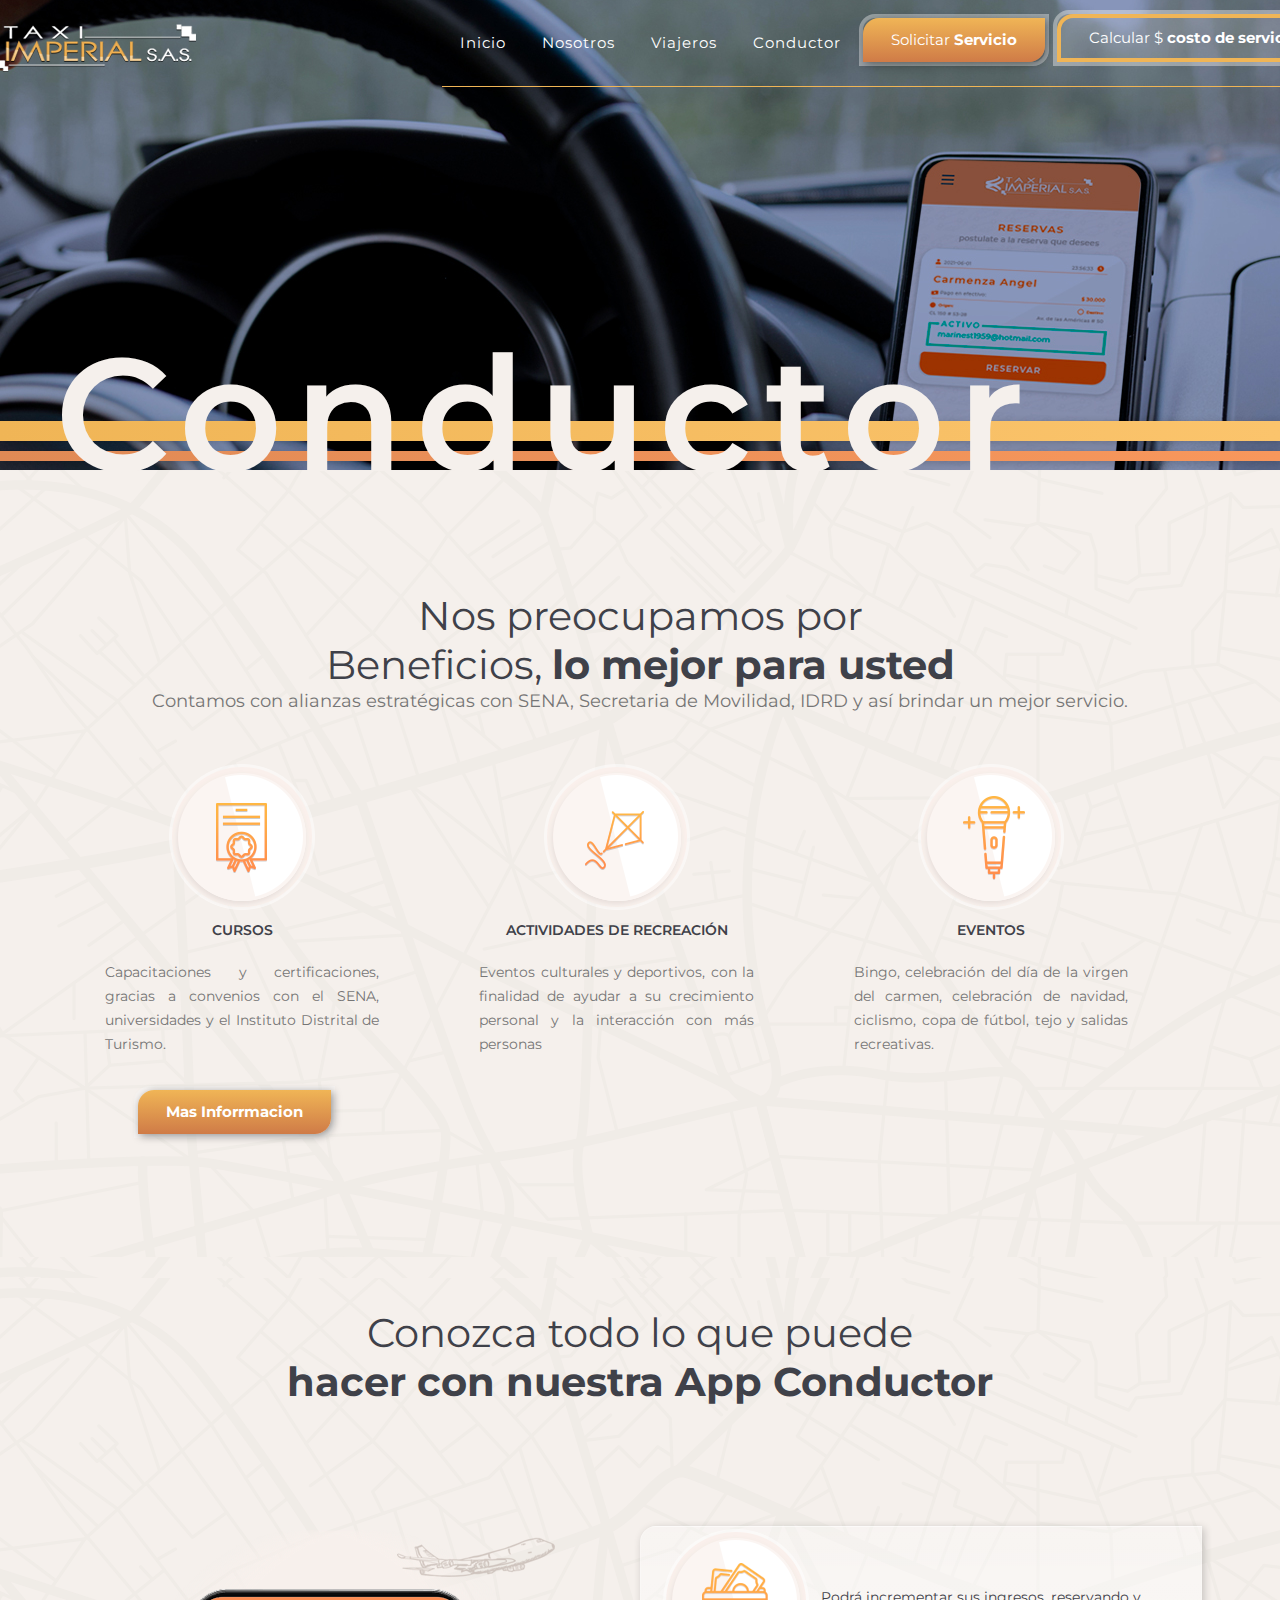
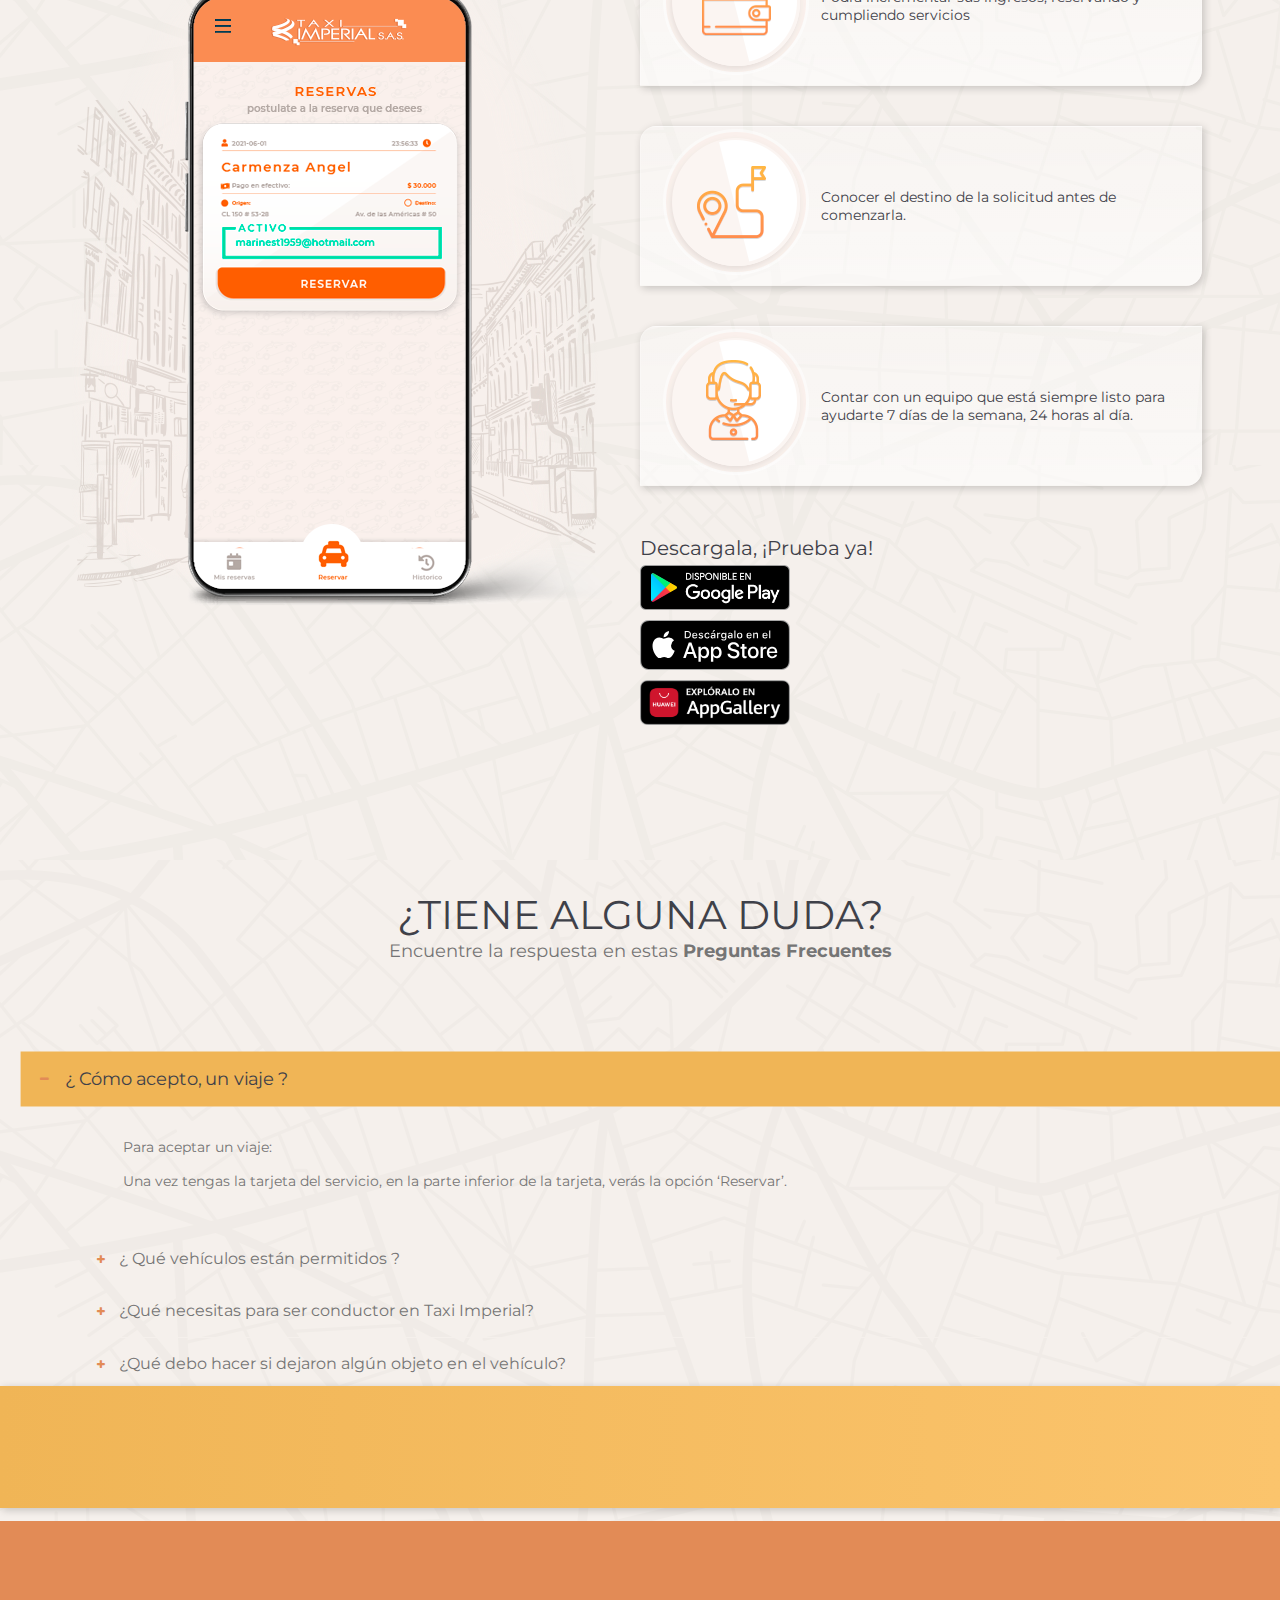
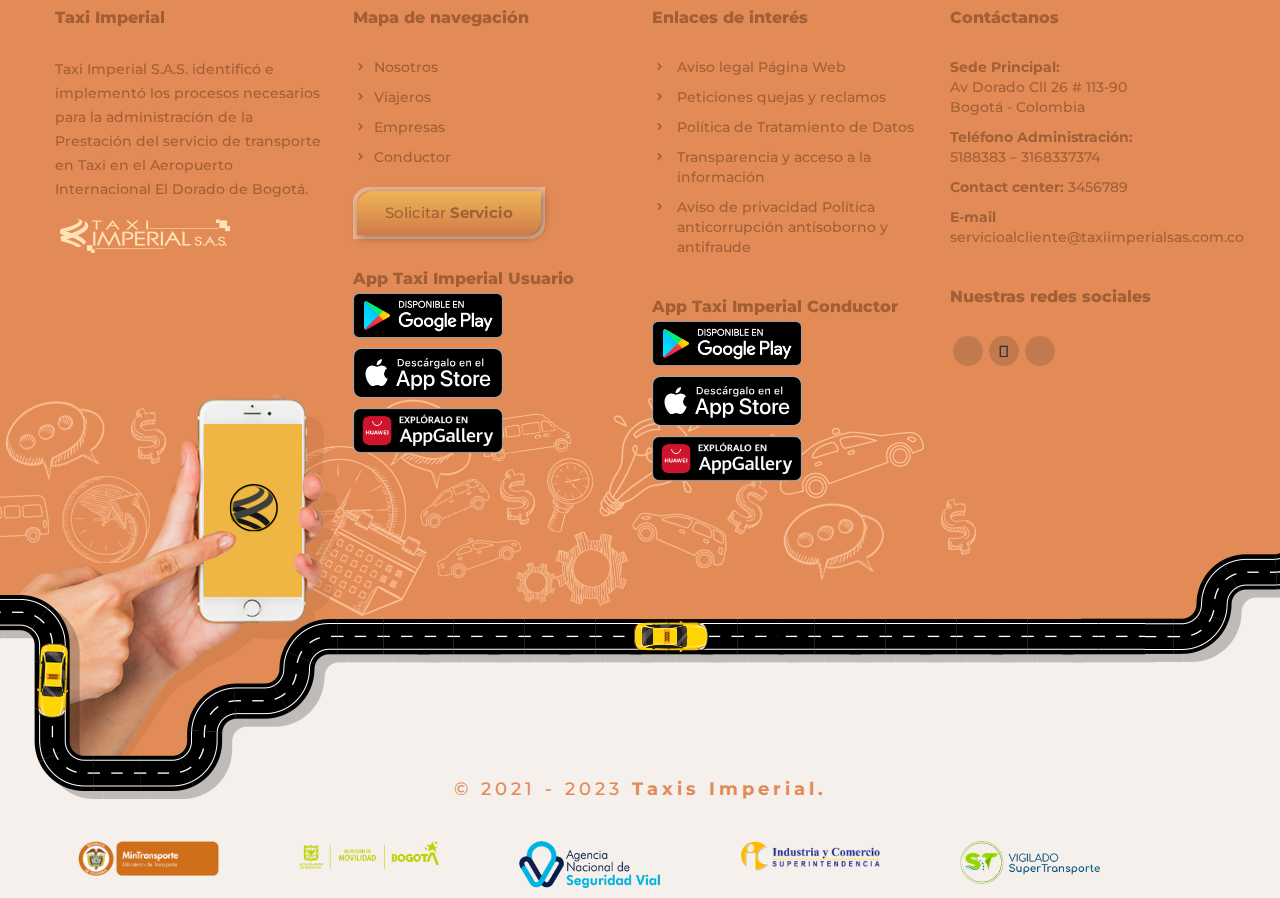
<file: conductor.html>
<!DOCTYPE HTML>
<!--[if IE 7 ]>    <html lang="en-gb" class="isie ie7 oldie no-js"> <![endif]-->
<!--[if IE 8 ]>    <html lang="en-gb" class="isie ie8 oldie no-js"> <![endif]-->
<!--[if IE 9 ]>    <html lang="en-gb" class="isie ie9 no-js"> <![endif]-->
<!--[if (gt IE 9)|!(IE)]><!--> <html lang="en-gb" class="no-js has-loader"> <!--<![endif]-->

<head>
<meta http-equiv="Content-Type" content="text/html; charset=utf-8">
<meta name="viewport" content="width=device-width, initial-scale=1, maximum-scale=1"> 
<title>Conductor</title>

<!-- Favicon -->
	<link rel="shortcut icon" href="favicon.ico" type="image/ico">

<!-- CSS Stylesheets -->
	<link id="default-css" rel="stylesheet" href="style.css" type="text/css">
    <link id="shortcodes-css" rel="stylesheet" href="css/shortcodes.css" type="text/css">
    <link id="responsive-css" rel="stylesheet" href="css/responsive.css" type="text/css">
    <link id="responsive-css" rel="stylesheet" href="css/carrusel.css" type="text/css">
	<link id="skin-css" rel="stylesheet" href="skins/electricblue/style.css" type="text/css">
    
<!-- Additional Stylesheets -->    
    <link rel="stylesheet" href="css/component.css" type="text/css">
    <link href="css/pace-theme-loading-bar.css" rel="stylesheet" media="all" />        
         
<!-- Google fonts -->  
	<link href='http://fonts.googleapis.com/css?family=Ubuntu:300,400,500,700' rel='stylesheet' type='text/css'>

<!-- Font Awesome -->
    <link rel="stylesheet" href="css/font-awesome.min.css" type="text/css">
    <link rel="stylesheet" href="https://use.fontawesome.com/releases/v5.7.2/css/all.css" integrity="sha384-fnmOCqbTlWIlj8LyTjo7mOUStjsKC4pOpQbqyi7RrhN7udi9RwhKkMHpvLbHG9Sr" crossorigin="anonymous">

<!--[if lt IE 9]>
    <script src="http://html5shim.googlecode.com/svn/trunk/html5.js"></script>
<![endif]-->

    <script type="text/javascript" src="js/modernizr-2.6.2.min.js"></script>
   	

</head>

<body>
	<!-- **Wrapper** -->
 	<div class="wrapper">
    
        <!--<div id="loader-wrapper">
            <div class="loader">
           the component 
                <div class="pre-loader"></div>                    
            </div>
        </div> -->
                        <!-- **Header Wrapper** -->
                        <div id="header-wrapper">   
                            <!-- **Header** -->     
                            <header id="header" class="header3">
                                <div class="container">
                                    <!-- **Logo** -->
                                    <div id="logo">
                                        <a href="index.html"> <img src="images/logo.png" alt="logo"> </a>
                                    </div><!-- **Logo Ends** -->
                                    
                                    <!-- **Main-Menu Navigation** -->
                                    <nav id="main-menu">
                                        <div class="main-menuwrapper nav-line">
                                            <ul class="dl-menu">
                                                <li > <a href="index.html" title="">Inicio</a>
                                                </li>
                                                
                                                <li> <a href="nosotros.html" title="">  Nosotros </a>
                                                                             
                                                </li> 
                                                
                                                <li> <a href="viajeros.html" title="">  Viajeros </a>                     
                                                        
                                                </li> 
                                                
                                               <!-- <li> <a href="portfolio-four-column.html" title="">  Empresa </a>
                                                    
                                                </li>-->
                                                
                                                <li> <a href="conductor.html" title="">   Conductor </a> </li>                                 
                                            </ul>
                                            <div class="boton-header-01">
                                                <a class="dt-sc-button alignleft ocean margen-boton-header " target="_blank" href="perdir_taxi.html"><span class="interior_boton boton-header-01"> Solicitar <b>Servicio</b></span></a>
                                            </div>
                                            <div class="boton-header-01">
                                                <a class="dt-sc-button alignleft ocean margen-boton-header" target="_blank" href="perdir_taxi.html"><span class="interior_boton-4 boton-header-01"> Calcular $ <b>costo de servicio</b></span></a>
                                            </div>
                                            <div class="boton-header-02">
                                                <a class="dt-sc-button alignleft ocean margen-boton-header" target="_blank" href="#"><span class="menu-icon fas fa-taxi interior_icono ta-icon"></br><b class="texto-boton-2">solicitar</br> servicio</b></span></a>
                                                <a class="dt-sc-button alignleft ocean margen-boton-header-2" target="_blank" href="#"><span class="menu-icon fas fa-search-dollar interior_icono-2 ta-icon"></br><b class="texto-boton-2">Calcular</br> servicio</b></span></a>
        
                                            </div>
                                                
                                        </div>
                                        <div id="dl-menu" class="dl-menuwrapper btn-menu"><span></span></div>
                                    </nav> <!-- **Main-Menu Navigation Ends** -->               
                                </div>                
                            </header> <!-- **Header Ends** -->
                        </div> <!-- **Header Wrapper Ends** --> 
                        
                        

    	
        
   
        
        <!-- **Main** -->        
        <div id="main" style="background-color: #f5f0ec;">
            <div class="fullwidth-section dt-sc-parallax" style="background-image: url(images/slider-internas/conductor.jpg);" >
                
               
                <div class="fullwidth-bg">	
                    <div class="container">
                            

                        <div class="dt-sc-hr-invisible-medium"></div>   
                        <div class="dt-sc-clear"></div> 

                        <div style="width: 100%; height: 350px; display: block;"></div>                                                                            
                        <div class="dt-sc-hr-invisible"></div>   
                        <div class="dt-sc-clear"></div>                                                                                                                                                    

                    </div>
                </div>
            </div>
            <section class="content-main_2" style="background-image: url(images/fondos/fondo-01.png);">
                <div style="width: 100%; height: 20px; background: linear-gradient( 90deg, rgb(240, 181, 86), rgb(251, 196, 108));position: relative;margin-top: -69px; margin-bottom: 30px;box-shadow: 2px 2px 8px rgb(0 0 0 / 20%);"></div>
                <div style="width: 100%; height: 10px; background: linear-gradient( 90deg, rgb(224, 138, 85), rgb(248, 151, 92));position: relative;margin-top: -20px; margin-bottom: 30px;box-shadow: 2px 2px 8px rgb(0 0 0 / 20%);"></div>  
            	<!-- **Container** -->       
            	<!-- **Container** -->                
                <div class="container">
                    <!-- **Primary** -->
                    <div class="content-full-width" id="primary">
                        <h1  class="texto_inicio_seccion_3">Conductor</h1>
                        <div class="fullwidth-bg">
                            	
                            <div class="container">
                                <h1 style="margin-top: 80px; text-align: center;">Nos preocupamos por</br>Beneficios, <b>lo mejor para usted</b></span></h1>
                                <p style="text-align: center; font-size: 18px;">Contamos con alianzas estratégicas con SENA, Secretaria de Movilidad, IDRD y así brindar un mejor servicio.</p>
                                <div style="padding: 40px 0px 40px 0px; display:block;">
                                    
                                    <div class="column dt-sc-two-sixth first">
                                        <div class="dt-sc-animate-num">
                                            <div>
                                                <img src="images/datos/11.png" alt="animate-icon1">
                                            </div>
                                            <span style="text-align: center;">CURSOS</span>
                                            <p style="text-align:justify; font-size: 14px;">Capacitaciones y certificaciones, gracias a convenios con el SENA, universidades y el Instituto Distrital de Turismo.</p>
                                        </div>
                                        
                                        <div style="display: block; width: 58%; margin: 20px auto;">
                                            <a class="dt-sc-button alignleft ocean"  href="#"><span class="interior_boton"><b>Mas Inforrmacion</b></span></a> <div class="dt-sc-clear"></div>
                                        </div>
                                    </div>
                                    <div class="column dt-sc-two-sixth first">
                                        <div class="dt-sc-animate-num">
                                            <div>
                                                <img src="images/datos/12.png" alt="animate-icon1">
                                            </div>
                                            <span style="text-align: center;">ACTIVIDADES DE RECREACIÓN</span>
                                            <p style="text-align:justify; font-size: 14px;">Eventos culturales y deportivos, con la finalidad de ayudar a su crecimiento personal y la interacción con más personas</p>
                                            
                                        </div>
                                    </div>
                                    <div class="column dt-sc-two-sixth first">
                                        <div class="dt-sc-animate-num">
                                            <div >
                                                <img src="images/datos/13.png" alt="animate-icon1">
                                            </div>
                                            <span style="text-align: center;">EVENTOS</span>
                                            <p style="text-align:justify; font-size: 14px;">Bingo, celebración del día de la virgen del carmen, celebración de navidad, ciclismo, copa de fútbol, tejo y salidas recreativas.</p>
                                        
                                        </div>
                                       
                                    </div>
                                    <div class="dt-sc-hr-invisible-small"></div>
                                    <div class="dt-sc-hr-invisible-small"></div>
                                    <div class="dt-sc-clear"></div>

                                </div>
                            </div>
                        </div>
                    </div> <!-- **Primary Ends** -->
                                  
                </div> <!-- **Container Ends** --> 
            </section>  <!-- **Content Main Ends** -->
            <section class="content" style="background-image: url(images/fondos/fondo-01.png);">
            
                <h1 style="margin-top: 30px; text-align: center;">Conozca todo lo que puede</br> <b>hacer con nuestra App Conductor</b></h1>
                        	
                
                <!-- **Content Main** -->
                <div class="content-main">    
                
                    <div class="fullwidth-section">
                        <div class="fullwidth-bg" >	
                            <div class="container">    
                            
                            	<div class="dt-sc-one-half column first">
                                	<img class="aligncenter" src="images/features-host3.png" alt="device-image">
                                </div> 
                                
                                <div class="dt-sc-one-half column">
                                    <div class="contenedor_app_viajero">
                                        <img src="images/datos/14.png" class="img_app_viajero" alt="animate-icon1">
                                        <h3 class="espacio-texto-app">Podrá incrementar sus ingresos, reservando y cumpliendo servicios</h3>
                                        

                                </div>
                                
                                <div class="contenedor_app_viajero">
                                    <img src="images/datos/15.png" class="img_app_viajero" alt="animate-icon1">
                                    <h3 class="espacio-texto-app">Conocer el destino de la solicitud antes de comenzarla.</h3>
                                </div>
                                
                                <div class="contenedor_app_viajero">
                                <img src="images/datos/16.png" class="img_app_viajero" alt="animate-icon1">
                                <h3 class="espacio-texto-app">Contar con un equipo que está siempre listo para ayudarte 7 días de la semana, 24 horas al día.</h3>
                                </div>
                                <div class="margen-top">
                                    <h3 class="widgettitle">Descargala, ¡Prueba ya!<span></span></h3>
                                    <ul >
                                        <a class="tienda_footer" href="#"><img src="images/tiendas/playstore.png" class="boton-tiendas"></a></br>
                                        <a class="tienda_footer" href="#"><img src="images/tiendas/appstore.svg" class="boton-tiendas"></a></br>
                                        <a class="tienda_footer" href="#"><img src="images/tiendas/huawei.png" class="boton-tiendas"></a>
                                      
                                    </ul>      
                                </div>
                                                                
                                </div>
                                
                                <div class="dt-sc-hr-invisible-small"></div>   
                                <div class="dt-sc-clear"></div>                                   
                                
                        </div>
                    </div>    
                     
                </div> <!-- **Content Main Ends** -->
            </section>
            <section class="content" id="features" style="background-image: url(images/fondos/fondo-01.png);">
            
                <h1 style="margin-top: 30px; text-align: center;">¿TIENE ALGUNA DUDA?</h1>
                <p style="text-align: center; font-size: 18px;">Encuentre la respuesta en estas<b> Preguntas Frecuentes</b></p>
                        	
                
                <!-- **Content Main** -->
                <div class="content-main">    
                
                    <div class="fullwidth-section" >
                        <div class="fullwidth-bg">	
                            <div class="container"> 
                                <div class="column dt-sc-five-sixth_2">
                                    
                                    <div class="dt-sc-toggle-set">
                                        <div class="dt-sc-toggle-frame">
                                            <h5 class="dt-sc-toggle-accordion active"><a href="#" title="">¿ Cómo acepto, un viaje ?</a></h5>	
                                            <div class="dt-sc-toggle-content">
                                                <div class="dt-sc-block"><p>Para aceptar un viaje:</p></div>
                                                <div class="dt-sc-block"><p>Una vez tengas la tarjeta del servicio, en la parte inferior de la tarjeta, verás la opción ‘Reservar’.</p></div>
                                                
                                            </div>
                                        </div>
                                        
                                        <div class="dt-sc-toggle-frame">
                                            <h5 class="dt-sc-toggle-accordion"><a href="#" title="">¿ Qué vehículos están permitidos  ?</a></h5>
                                            <div class="dt-sc-toggle-content">
                                                <ol class="dt-sc-fancy-lis decimal">
                                                    <li>Año de fabricación 2004 o más reciente.</li>
                                                    <li>Ser Taxi color amarillo.</li>
                                                    <li>Contar con frenos ABS, airbags frontales y apoyacabezas.</li>
                                                    <li>Tener cuatro puertas laterales.</li>
                                                    <li>Tener una cabina de pasajeros con capacidad para acomodar a mínimo 5 personas incluido el conductor con un módulo de espacio por pasajero no inferior a 450 mm de ancho a la altura de los hombros y con el módulo de sillería de 750 mm.</li>
                                                    <li>Contar con Aire acondicionado.</li>
                                                    <li>Tener una bodega o espacio para el equipaje con capacidad no inferior a 0,40 m3.</li>
                                                    <li>Para vincularse el vehículo no debe tener más de 3 años desde que se expidió la licencia de tránsito y su permanencia es hasta 5 años de antigüedad del vehículo. </li>
                                                    <li>El vehículo debe estar siempre limpio y en buen estado.</li>
                                                    <li>El vehículo debe realizar sus mantenimientos preventivos y correctivos en tiempo para que el vehículo permanezca en óptimas condiciones mecánicas.</li>
                                                    <li>SOAT vigente.</li>
                                                    <li>Seguros RC, RCE y AP vigentes.</li>
                                                    <li>Tarjeta de operación vigente.</li>
                                                    <li>Preferiblemente quien conduzca el vehículo sea propietario de este.</li>
                                                    <li>El vehículo debe estar vinculado a una de las siguientes empresas:
                                                        <div>· Radio Taxi Aeropuerto</div>
                                                        <div>· Super Taxi</div>
                                                        <div>· Rentaxi</div>
                                                        <div>· Tele club</div>
                                                        <div>· Taxis Tele Cooper</div>
                                                    </li>
                                                </ol>
                                            </div>
                                        </div>
                                        
                                        <div class="dt-sc-toggle-frame last">
                                            <h5 class="dt-sc-toggle-accordion"><a href="#" title="">¿Qué necesitas para ser conductor en Taxi Imperial?</a></h5>
                                            <div class="dt-sc-toggle-content">
                                                <ol class="dt-sc-fancy-lis decimal">
                                                    <li>Ser mayor de edad y tener mínimo 2 años de experiencia en conducción de vehículos de servicio público.</li>
                                                    <li>Tener licencia de conducción colombiana vigente con clasificación C1 o C2.</li>
                                                    <li>Tarjetón vigente.</li>
                                                    <li>Asistir a las capacitaciones programadas por Taxi Imperial.</li>
                                                    <li>Cumplir con el código de vestimenta de Taxi Imperial.</li>
                                                    <li>Tarjetón vigente.</li>
                                                    <li>El vehículo debe estar aceptado en Taxi Imperial cumpliendo con los lineamientos requeridos.</li>
                                                    <li>Tarjetón vigente.</li>
                                                    <li>Preferiblemente ser propietario del vehículo a conducir.</li>
                                                </ol>
                                            </div>
                                        </div>
                                        <div class="dt-sc-toggle-frame last">
                                            <h5 class="dt-sc-toggle-accordion"><a href="#" title="">¿Qué debo hacer si dejaron algún objeto en el vehículo?</a></h5>
                                            <div class="dt-sc-toggle-content">
                                                <div class="dt-sc-block"><p>Si encontraste un celular en el vehículo contáctanos en la línea de atención: 3173003000 (601)4202600 Ext 126  Clara Ines </p></div>
                                                
                                            </div>
                                        </div>
                                      
                                    </div>
                                </div> 
                        <div class="dt-sc-hr-invisible"></div>
                        <div class="dt-sc-clear"></div>  
                    </div>    
                     
                </div> <!-- **Content Main Ends** -->
            </section>           
            
            <div id="miModal_3" class="modal">
                <div class="modal-contenido">
                  <a href="#" style="position: absolute;z-index: 222;top: -43px;right: 0px; font-size: 30px; color: #C3DC00;"><i class="far fa-times-circle"></i></a>
                      <div class="video">
                   <iframe class="esdacode_video" src="https://www.youtube.com/embed/mcxaBBvIqgU?start=6" frameborder="0" allow="accelerometer; autoplay; clipboard-write; encrypted-media; gyroscope; picture-in-picture" allowfullscreen></iframe>
                </div>
                </div>  
              </div>
              <!-- The Modal -->
                               <!-- **Footer** -->
        <footer id="footer" style="background-color:#e28b56;" >
            <div style="width: 100%; height: 122px; background: linear-gradient( 90deg, rgb(240, 181, 86), rgb(251, 196, 108));position: relative;margin-top: -170px; margin-bottom: 100px;box-shadow: 2px 2px 8px rgb(0 0 0 / 20%);"></div>
             
            <div class="container" style="margin-bottom: 143px;z-index: 99999999;position: relative;">
                <div class="column dt-sc-one-fourth first">
                    <aside class="widget textwidget">
                        <h3 class="widgettitle">Taxi Imperial<span></span></h3>
                        <p><strong></strong> Taxi Imperial S.A.S. identificó e implementó los procesos necesarios para la administración de la Prestación del servicio de transporte en Taxi en el Aeropuerto Internacional El Dorado de Bogotá. </p>
                        <img src="images/logov3.png">
                    </aside>
                  
                </div>
                
                <div class="column dt-sc-one-fourth">
                    <aside class="widget widget_links">
                        <h3 class="widgettitle">Mapa de navegación<span></span></h3>
                        <ul>
                            <li><a href="#" title="">Nosotros</a></li>
                            <li><a href="#" title="">Viajeros</a></li>
                            <li><a href="#" title="">Empresas</a></li>
                            <li><a href="#" title="">Conductor</a></li>
                                                        
                        </ul>
                        <a class="dt-sc-button    alignleft  ocean" target="_blank" href="#"><span class="interior_boton"> Solicitar <b>Servicio</b></span></a> <div class="dt-sc-clear"></div>
                    </aside>
                    <h3 class="widgettitle">App Taxi Imperial Usuario<span></span></h3>   
                    <ul >
                        <a class="tienda_footer" href="#"><img src="images/tiendas/playstore.png" class="boton-tiendas"></a></br>
                        <a class="tienda_footer" href="#"><img src="images/tiendas/appstore.svg" class="boton-tiendas"></a></br>
                        <a class="tienda_footer" href="#"><img src="images/tiendas/huawei.png" class="boton-tiendas"></a>
                      
                    </ul>                 
                </div>
                <div class="column dt-sc-one-fourth">
                    <aside class="widget widget_links">
                        <h3 class="widgettitle">Enlaces de interés<span></span></h3>
                        <ul>
                            <li><a href="#" title="" style="padding-left: 20px;">Aviso legal Página Web</a></li>
                            <li><a href="#" title="" style="padding-left: 20px;">Peticiones quejas y reclamos</a></li>
                            <li><a href="#" title="" style="padding-left: 20px;">Política de Tratamiento de Datos</a></li>
                            <li><a href="#" title="" style="padding-left: 20px;">Transparencia y acceso a la información</a></li>
                            <li><a href="#" title="" style="padding-left: 20px;">Aviso de privacidad Política anticorrupción antisoborno y antifraude</a></li>
                                                        
                        </ul>
                    </aside>
                    <h3 class="widgettitle">App Taxi Imperial Conductor<span></span></h3>   
                    <ul >
                        <li><a class="tienda_footer" href="#"><img src="images/tiendas/playstore.png" class="boton-tiendas"></a></li>
                        <li><a class="tienda_footer" href="#"><img src="images/tiendas/appstore.svg" class="boton-tiendas"></a></li>
                        <li><a class="tienda_footer" href="#"><img src="images/tiendas/huawei.png" class="boton-tiendas"></a></li>
                      
                    </ul>      
                </div>
                
                <div class="column dt-sc-one-fourth">
                    <aside class="widget widget_newsletter">
                        <h3 class="widgettitle">Contáctanos<span></span></h3>
                        <ul>
                            <li><a href="#" title="" style=" padding-bottom: 10px;"><b>Sede Principal:</b></br>Av Dorado Cll 26 # 113-90</br>
                                Bogotá - Colombia</a></li>
                                <li><a href="#" title="" style=" padding-bottom: 10px;"><b>Teléfono Administración:</b></br>5188383 –
                                    3168337374</a></li>
                                <li><a href="#" title="" style=" padding-bottom: 10px;"><b>Contact center: </b>3456789 </a></li>
                            
                                <li><a href="#" title="" style=" padding-bottom: 10px;"><b>E-mail</b></br>servicioalcliente@taxiimperialsas.com.co </a></li>
                                                        
                        </ul>
                    </aside>
                    
                    <div class="widget textwidget">
                        <h3 class="widgettitle">Nuestras redes sociales<span></span></h3>   
                        <ul class="dt-sc-social-icons">
                            <li class="facebook"><a class="fab fa-facebook-f" href="#"></a></li>
                            <li class="google"><a class="fab fa-google" href="#"> </a></li>                    
                            <li class="linkedin"><a class="fab fa-linkedin-in" href="#"></a></li>
                           
                        </ul>                                   	
                   </div>     
                              
                </div>
                
            </div>
            
            <!--<div class="triangulo-footer-02"></div>-->
            <div class="copyright">        	
                <div class="container">
                    <p style="color: #e28b56; padding-top: 50px; letter-spacing: 4px; font-size: 18px;"> © 2021 - 2023 <b>Taxis Imperial.</b></p>        	
                </div> 
            </div>
            <div class="copyright_2">        	
                <div class="container ">
                    <div class="column dt-sc-one-sixth ">
                        <a href="#"><img src="images/logo_mintransporte/mintransporte.png"> </a></div>
                    <div class="column dt-sc-one-sixth first_3 ">
                        <a href=""><img src="images/logo_mintransporte/secretariamovilidad.png"></a>
                      
                    </div>
                    <div class="column dt-sc-one-sixth first_3">
                        <a href=""><img src="images/logo_mintransporte/seguridadvial.png"></a>
                      
                    </div>
                    <div class="column dt-sc-one-sixth first_3">
                        <a href=""><img src="images/logo_mintransporte/superintendencia.png"></a>
                      
                    </div>
                    <div class="column dt-sc-one-sixth first_3">
                        <a href=""><img src="images/logo_mintransporte/supertransporte.png"></a>
                      
                    </div>
                           	
                </div>
            </div>
            <div class="imagen-footer">
                <img src="images/footer/imagen-01.png">
            </div>           
        </footer> <!-- **Footer Ends** -->        
  
        
	</div> <!-- **Wrapper Ends** --> 
    
	<!-- **jQuery** -->

	<script src="js/jquery.js"></script>
    <script src="js/jquery-migrate-1.2.1.min.js"></script>
    
    <script type="text/javascript" src="js/pace.min.js"></script>

    <script type="text/javascript" src="js/jquery.sticky.js"></script>    
    <script type="text/javascript" src="js/jquery.dlmenu.js"></script>
	<script type="text/javascript" src="js/inview.js"></script>
	<script type="text/javascript" src="js/jquery.ui.totop.min.js"></script>    
	<script type="text/javascript" src="js/twitter/jquery.tweet.min.js"></script>
    
	<script type="text/javascript" src="js/jquery-easing-1.3.js"></script>
    <script type="text/javascript" src="js/jquery.isotope.min.js"></script>
    <script type="text/javascript" src="js/carrusel.js"></script> 

	<script type="text/javascript" src="js/jquery.carouFredSel-6.2.0-packed.js"></script>
	<script type="text/javascript" src="js/jquery.fitvids.js"></script>        
	<script type="text/javascript" src="js/jquery.bxslider.js"></script>

    <script src="js/jquery.validate.min.js"></script>
    
	<script type="text/javascript" src="js/custom.js"></script>  
    
</body>
</html>
</file>
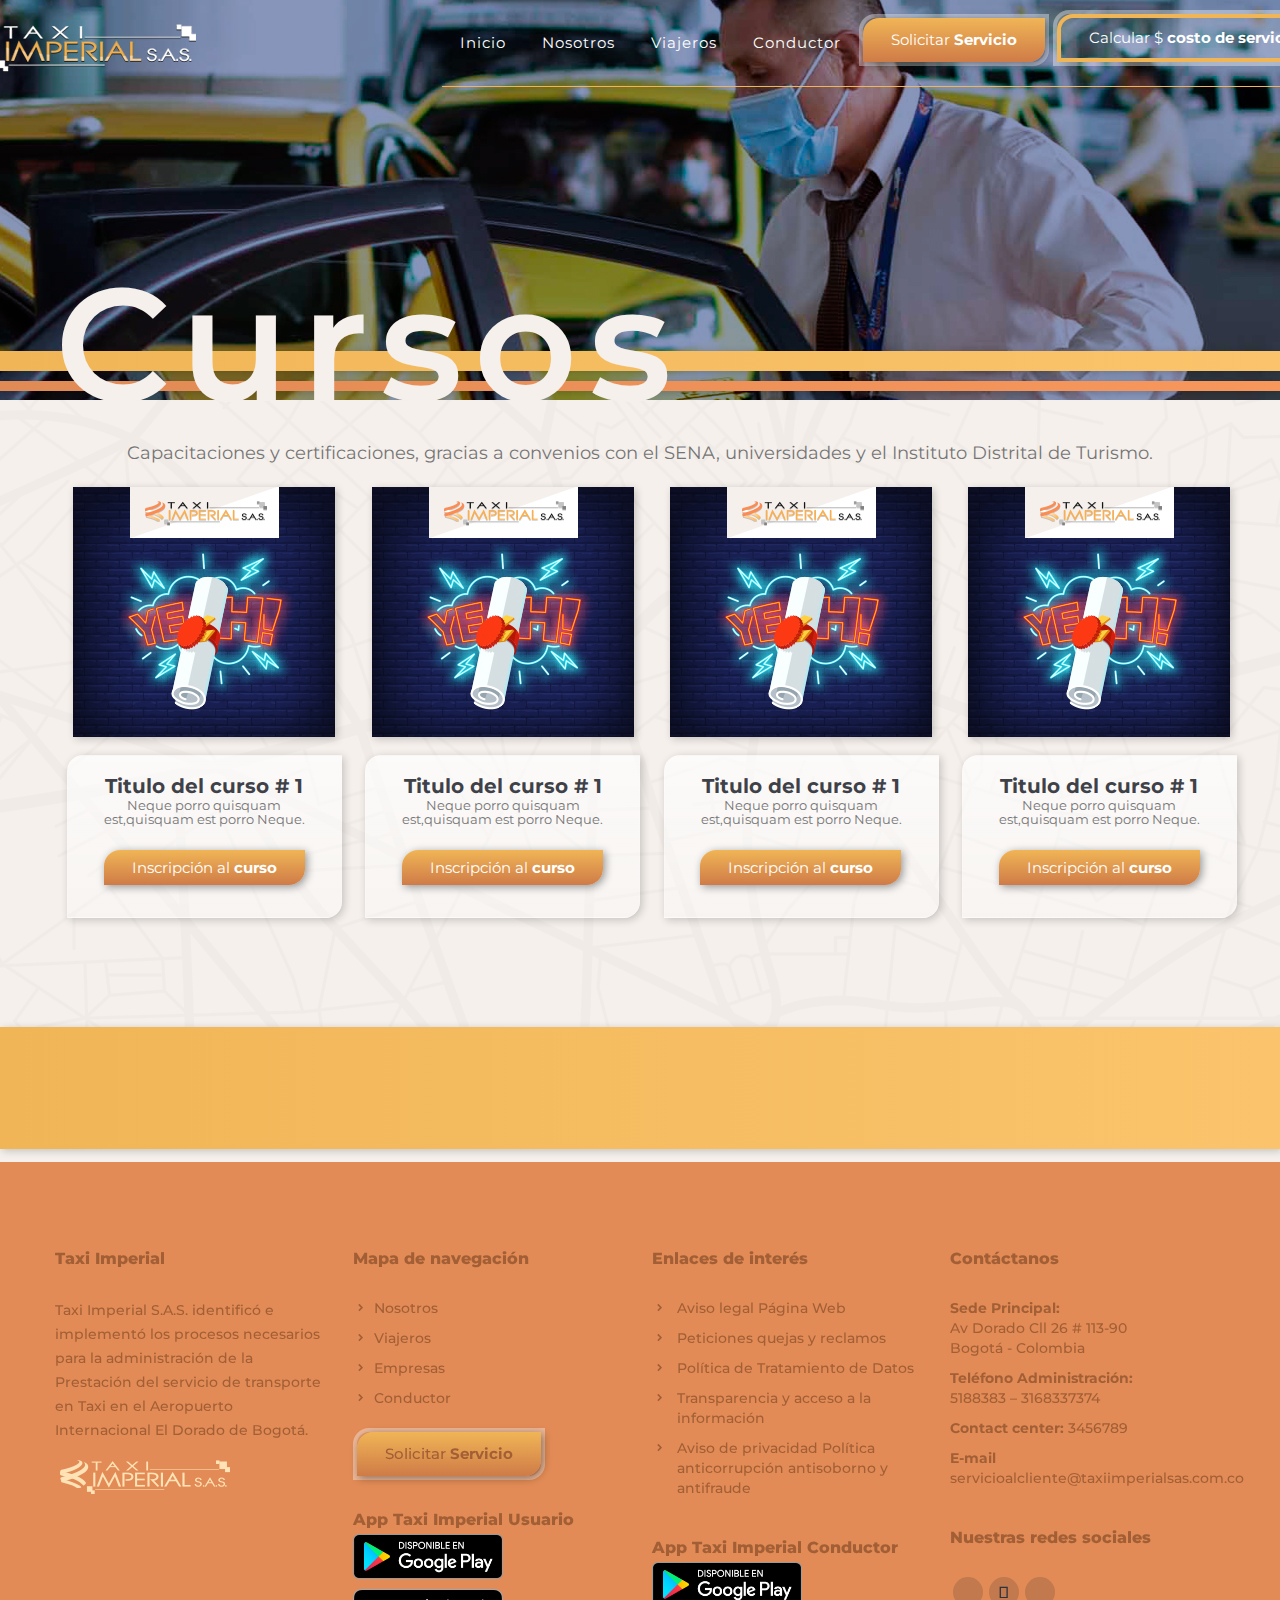
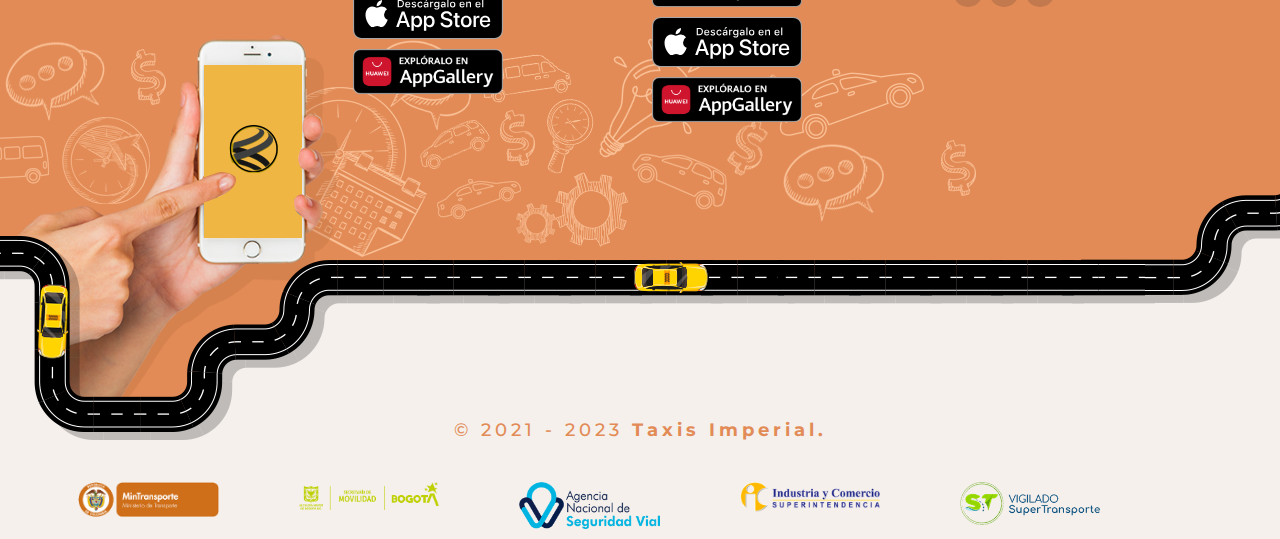
<file: cursos.html>
<!DOCTYPE HTML>
<!--[if IE 7 ]>    <html lang="en-gb" class="isie ie7 oldie no-js"> <![endif]-->
<!--[if IE 8 ]>    <html lang="en-gb" class="isie ie8 oldie no-js"> <![endif]-->
<!--[if IE 9 ]>    <html lang="en-gb" class="isie ie9 no-js"> <![endif]-->
<!--[if (gt IE 9)|!(IE)]><!--> <html lang="en-gb" class="no-js has-loader"> <!--<![endif]-->

<head>
<meta http-equiv="Content-Type" content="text/html; charset=utf-8">
<meta name="viewport" content="width=device-width, initial-scale=1, maximum-scale=1"> 
<title>Cursos</title>

<!-- Favicon -->
	<link rel="shortcut icon" href="favicon.ico" type="image/ico">

<!-- CSS Stylesheets -->
	<link id="default-css" rel="stylesheet" href="style.css" type="text/css">
    <link id="shortcodes-css" rel="stylesheet" href="css/shortcodes.css" type="text/css">
    <link id="responsive-css" rel="stylesheet" href="css/responsive.css" type="text/css">
    <link id="responsive-css" rel="stylesheet" href="css/carrusel.css" type="text/css">
	<link id="skin-css" rel="stylesheet" href="skins/electricblue/style.css" type="text/css">
    
<!-- Additional Stylesheets -->    
    <link rel="stylesheet" href="css/component.css" type="text/css">
    <link href="css/pace-theme-loading-bar.css" rel="stylesheet" media="all" />        
         
<!-- Google fonts -->  
	<link href='http://fonts.googleapis.com/css?family=Ubuntu:300,400,500,700' rel='stylesheet' type='text/css'>

<!-- Font Awesome -->
    <link rel="stylesheet" href="css/font-awesome.min.css" type="text/css">
    <link rel="stylesheet" href="https://use.fontawesome.com/releases/v5.7.2/css/all.css" integrity="sha384-fnmOCqbTlWIlj8LyTjo7mOUStjsKC4pOpQbqyi7RrhN7udi9RwhKkMHpvLbHG9Sr" crossorigin="anonymous">
<!-- css tablas -->
   
    <!--<link rel="stylesheet" href="https://cdnjs.cloudflare.com/ajax/libs/twitter-bootstrap/4.5.2/css/bootstrap.css" type="text/css">
    <link rel="stylesheet" href="https://cdn.datatables.net/1.10.25/css/dataTables.bootstrap4.min.css" type="text/css">-->
    <link rel="stylesheet" href="https://cdn.datatables.net/v/bs4-4.1.1/dt-1.10.18/datatables.min.css">
        <script src="https://cdn.datatables.net/v/bs4-4.1.1/dt-1.10.18/datatables.min.js"></script>


<!--[if lt IE 9]>
    <script src="http://html5shim.googlecode.com/svn/trunk/html5.js"></script>
<![endif]-->

    <script type="text/javascript" src="js/modernizr-2.6.2.min.js"></script>
    <script type="text/javascript" src="https://code.jquery.com/jquery-3.5.1.js"></script>
    <script type="text/javascript" src="https://cdn.datatables.net/1.10.25/js/jquery.dataTables.min.js"></script>
    <script type="text/javascript" src="https://cdn.datatables.net/1.10.25/js/dataTables.bootstrap5.min.js"></script>
   	

</head>

<body>
	<!-- **Wrapper** -->
 	<div class="wrapper">
    
        <!--<div id="loader-wrapper">
            <div class="loader">
           the component 
                <div class="pre-loader"></div>                    
            </div>
        </div> -->
                        <!-- **Header Wrapper** -->
                        <div id="header-wrapper">   
                            <!-- **Header** -->     
                            <header id="header" class="header3">
                                <div class="container">
                                    <!-- **Logo** -->
                                    <div id="logo">
                                        <a href="index.html"> <img src="images/logo.png" alt="logo"> </a>
                                    </div><!-- **Logo Ends** -->
                                    
                                    <!-- **Main-Menu Navigation** -->
                                    <nav id="main-menu">
                                        <div class="main-menuwrapper nav-line">
                                            <ul class="dl-menu">
                                                <li > <a href="index.html" title="">Inicio</a>
                                                </li>
                                                
                                                <li> <a href="nosotros.html" title="">  Nosotros </a>
                                                                             
                                                </li> 
                                                
                                                <li> <a href="viajeros.html" title="">  Viajeros </a>                     
                                                        
                                                </li> 
                                                
                                               <!-- <li> <a href="portfolio-four-column.html" title="">  Empresa </a>
                                                    
                                                </li>-->
                                                
                                                <li> <a href="conductor.html" title="">   Conductor </a> </li>                                 
                                            </ul>
                                            <div class="boton-header-01">
                                                <a class="dt-sc-button alignleft ocean margen-boton-header " target="_blank" href="perdir_taxi.html"><span class="interior_boton boton-header-01"> Solicitar <b>Servicio</b></span></a>
                                            </div>
                                            <div class="boton-header-01">
                                                <a class="dt-sc-button alignleft ocean margen-boton-header" target="_blank" href="perdir_taxi.html"><span class="interior_boton-4 boton-header-01"> Calcular $ <b>costo de servicio</b></span></a>
                                            </div>
                                            <div class="boton-header-02">
                                                <a class="dt-sc-button alignleft ocean margen-boton-header" target="_blank" href="#"><span class="menu-icon fas fa-taxi interior_icono ta-icon"></br><b class="texto-boton-2">solicitar</br> servicio</b></span></a>
                                                <a class="dt-sc-button alignleft ocean margen-boton-header-2" target="_blank" href="#"><span class="menu-icon fas fa-search-dollar interior_icono-2 ta-icon"></br><b class="texto-boton-2">Calcular</br> servicio</b></span></a>
        
                                            </div>
                                                
                                        </div>
                                        <div id="dl-menu" class="dl-menuwrapper btn-menu"><span></span></div>
                                    </nav> <!-- **Main-Menu Navigation Ends** -->               
                                </div>                
                            </header> <!-- **Header Ends** -->
                        </div> <!-- **Header Wrapper Ends** --> 
        <!-- **Main** -->        
        <div id="main" style="background-color: #f5f0ec;">
            <div class="fullwidth-section dt-sc-parallax" style="background-image: url(images/slider-internas/cursos.jpg);" >
                
               
                <div class="fullwidth-bg">	
                    <div class="container">
                        <div style="width: 100%; height: 350px; display: block;"></div>                                                                            
                        <div class="dt-sc-hr-invisible"></div>   
                        <div class="dt-sc-clear"></div>                                                                                                                                                    

                    </div>
                </div>
            </div>
            <section class="content-main_2" style="background-image: url(images/fondos/fondo-01.png);">
                <div style="width: 100%; height: 20px; background: linear-gradient( 90deg, rgb(240, 181, 86), rgb(251, 196, 108));position: relative;margin-top: -69px; margin-bottom: 30px;box-shadow: 2px 2px 8px rgb(0 0 0 / 20%);"></div>
                <div style="width: 100%; height: 10px; background: linear-gradient( 90deg, rgb(224, 138, 85), rgb(248, 151, 92));position: relative;margin-top: -20px; margin-bottom: 30px;box-shadow: 2px 2px 8px rgb(0 0 0 / 20%);"></div>  
            	<!-- **Container** -->       
            	<!-- **Container** -->                
                <div class="container">
                    <h1  class="texto_inicio_seccion_3">Cursos</h1>
                        
                        <p style="text-align: center; font-size: 18px;">Capacitaciones y certificaciones, gracias a convenios con el SENA, universidades y el Instituto Distrital de Turismo.</p>                              
                        <div class="dt-sc-pricing-table type2">                                
                            <div class="dt-sc-one-fourth column first">
                                <div class="tarjeta_cursos_contenedor">
                                    <div class="icon">
                                        <span > <img src="images/cursos/cursos-cabezote-01.jpg" style="box-shadow: 2px 2px 8px rgb(0 0 0 / 20%);" alt="icon image"> </span>
                                    </div>
                                    <div style="background: linear-gradient(rgba(255, 255, 255, 0.7),rgba(255, 255, 255, 0.3)); margin-top: 16px; padding: 18px 20px;border: 1px solid rgba(255, 255, 255, 0.2);box-shadow: 2px 2px 8px rgb(0 0 0 / 20%);border-top-left-radius: 16px;border-bottom-right-radius: 16px;">
                                        <h3 style="font-size: 20px;line-height: 24px; font-weight: 700; "> Titulo del curso # 1</h3>
                                        <span style="text-align: justify;font-size: 13px;">Neque porro quisquam est,quisquam est porro Neque.</span>
                                        <div style="display: block; width: 90%; margin: 10px auto;">
                                            <a class="dt-sc-button alignleft ocean"  target="_blank"   href=""><span class="interior_boton"> Inscripción al<b> curso</b></span></a> <div class="dt-sc-clear"></div>
                                        </div>
                                        
                                    </div>
                                    
                                </div>
                            </div>
                        
                            <div class="dt-sc-one-fourth column">
                                <div class="tarjeta_cursos_contenedor">
                                    <div class="icon">
                                        <span > <img src="images/cursos/cursos-cabezote-01.jpg" style="box-shadow: 2px 2px 8px rgb(0 0 0 / 20%);" alt="icon image"> </span>
                                    </div>
                                    <div style="background: linear-gradient(rgba(255, 255, 255, 0.7),rgba(255, 255, 255, 0.3)); margin-top: 16px; padding: 18px 20px;border: 1px solid rgba(255, 255, 255, 0.2);box-shadow: 2px 2px 8px rgb(0 0 0 / 20%);border-top-left-radius: 16px;border-bottom-right-radius: 16px;">
                                        <h3 style="font-size: 20px;line-height: 24px; font-weight: 700; "> Titulo del curso # 1</h3>
                                        <span style="text-align: justify;font-size: 13px;">Neque porro quisquam est,quisquam est porro Neque.</span>
                                        <div style="display: block; width: 90%; margin: 10px auto;">
                                            <a class="dt-sc-button alignleft ocean"  target="_blank"   href=""><span class="interior_boton"> Inscripción al<b> curso</b></span></a> <div class="dt-sc-clear"></div>
                                        </div>
                                        
                                    </div>
                                    
                                </div>
                            </div>   
                        
                            <div class="dt-sc-one-fourth column">
                                <div class="tarjeta_cursos_contenedor">
                                    <div class="icon">
                                        <span > <img src="images/cursos/cursos-cabezote-01.jpg" style="box-shadow: 2px 2px 8px rgb(0 0 0 / 20%);" alt="icon image"> </span>
                                    </div>
                                    <div style="background: linear-gradient(rgba(255, 255, 255, 0.7),rgba(255, 255, 255, 0.3)); margin-top: 16px; padding: 18px 20px;border: 1px solid rgba(255, 255, 255, 0.2);box-shadow: 2px 2px 8px rgb(0 0 0 / 20%);border-top-left-radius: 16px;border-bottom-right-radius: 16px;">
                                        <h3 style="font-size: 20px;line-height: 24px; font-weight: 700; "> Titulo del curso # 1</h3>
                                        <span style="text-align: justify;font-size: 13px;">Neque porro quisquam est,quisquam est porro Neque.</span>
                                        <div style="display: block; width: 90%; margin: 10px auto;">
                                            <a class="dt-sc-button alignleft ocean"  target="_blank"   href=""><span class="interior_boton"> Inscripción al<b> curso</b></span></a> <div class="dt-sc-clear"></div>
                                        </div>
                                        
                                    </div>
                                    
                                </div>
                            </div>  
                        
                            <div class="dt-sc-one-fourth column">
                                <div class="tarjeta_cursos_contenedor">
                                    <div class="icon">
                                        <span > <img src="images/cursos/cursos-cabezote-01.jpg" style="box-shadow: 2px 2px 8px rgb(0 0 0 / 20%);" alt="icon image"> </span>
                                    </div>
                                    <div style="background: linear-gradient(rgba(255, 255, 255, 0.7),rgba(255, 255, 255, 0.3)); margin-top: 16px; padding: 18px 20px;border: 1px solid rgba(255, 255, 255, 0.2);box-shadow: 2px 2px 8px rgb(0 0 0 / 20%);border-top-left-radius: 16px;border-bottom-right-radius: 16px;">
                                        <h3 style="font-size: 20px;line-height: 24px; font-weight: 700; "> Titulo del curso # 1</h3>
                                        <span style="text-align: justify;font-size: 13px;">Neque porro quisquam est,quisquam est porro Neque.</span>
                                        <div style="display: block; width: 90%; margin: 10px auto;">
                                            <a class="dt-sc-button alignleft ocean"  target="_blank"   href=""><span class="interior_boton"> Inscripción al<b> curso</b></span></a> <div class="dt-sc-clear"></div>
                                        </div>
                                        
                                    </div>
                                    
                                </div>
                            </div>
                        </div>                                    
                           
                        <div class="dt-sc-hr-invisible-medium"></div>
                        <div class="dt-sc-clear"></div>                                     
                                  
                </div> <!-- **Container Ends** --> 
            </section>  <!-- **Content Main Ends** -->
            <div class="dt-sc-hr-invisible-small"></div>
            <div class="dt-sc-hr-invisible-small"></div>
            <div class="dt-sc-hr-invisible-small"></div>
            <div class="dt-sc-hr-invisible-small"></div>
            <div class="dt-sc-clear"></div>

          
            <div id="miModal_3" class="modal">
                <div class="modal-contenido">
                  <a href="#" style="position: absolute;z-index: 222;top: -43px;right: 0px; font-size: 30px; color: #C3DC00;"><i class="far fa-times-circle"></i></a>
                      <div class="video">
                   <iframe class="esdacode_video" src="https://www.youtube.com/embed/mcxaBBvIqgU?start=6" frameborder="0" allow="accelerometer; autoplay; clipboard-write; encrypted-media; gyroscope; picture-in-picture" allowfullscreen></iframe>
                </div>
                </div>  
              </div>
              <!-- The Modal -->
                               <!-- **Footer** -->
        <footer id="footer" style="background-color:#e28b56;" >
            <div style="width: 100%; height: 122px; background: linear-gradient( 90deg, rgb(240, 181, 86), rgb(251, 196, 108));position: relative;margin-top: -170px; margin-bottom: 100px;box-shadow: 2px 2px 8px rgb(0 0 0 / 20%);"></div>
             
            <div class="container" style="margin-bottom: 143px;z-index: 99999999;position: relative;">
                <div class="column dt-sc-one-fourth first">
                    <aside class="widget textwidget">
                        <h3 class="widgettitle">Taxi Imperial<span></span></h3>
                        <p><strong></strong> Taxi Imperial S.A.S. identificó e implementó los procesos necesarios para la administración de la Prestación del servicio de transporte en Taxi en el Aeropuerto Internacional El Dorado de Bogotá. </p>
                        <img src="images/logov3.png">
                    </aside>
                  
                </div>
                
                <div class="column dt-sc-one-fourth">
                    <aside class="widget widget_links">
                        <h3 class="widgettitle">Mapa de navegación<span></span></h3>
                        <ul>
                            <li><a href="#" title="">Nosotros</a></li>
                            <li><a href="#" title="">Viajeros</a></li>
                            <li><a href="#" title="">Empresas</a></li>
                            <li><a href="#" title="">Conductor</a></li>
                                                        
                        </ul>
                        <a class="dt-sc-button    alignleft  ocean" target="_blank" href="#"><span class="interior_boton"> Solicitar <b>Servicio</b></span></a> <div class="dt-sc-clear"></div>
                    </aside>
                    <h3 class="widgettitle">App Taxi Imperial Usuario<span></span></h3>   
                    <ul >
                        <a class="tienda_footer" href="#"><img src="images/tiendas/playstore.png" class="boton-tiendas"></a></br>
                        <a class="tienda_footer" href="#"><img src="images/tiendas/appstore.svg" class="boton-tiendas"></a></br>
                        <a class="tienda_footer" href="#"><img src="images/tiendas/huawei.png" class="boton-tiendas"></a>
                      
                    </ul>                 
                </div>
                <div class="column dt-sc-one-fourth">
                    <aside class="widget widget_links">
                        <h3 class="widgettitle">Enlaces de interés<span></span></h3>
                        <ul>
                            <li><a href="#" title="" style="padding-left: 20px;">Aviso legal Página Web</a></li>
                            <li><a href="#" title="" style="padding-left: 20px;">Peticiones quejas y reclamos</a></li>
                            <li><a href="#" title="" style="padding-left: 20px;">Política de Tratamiento de Datos</a></li>
                            <li><a href="#" title="" style="padding-left: 20px;">Transparencia y acceso a la información</a></li>
                            <li><a href="#" title="" style="padding-left: 20px;">Aviso de privacidad Política anticorrupción antisoborno y antifraude</a></li>
                                                        
                        </ul>
                    </aside>
                    <h3 class="widgettitle">App Taxi Imperial Conductor<span></span></h3>   
                    <ul >
                        <li><a class="tienda_footer" href="#"><img src="images/tiendas/playstore.png" class="boton-tiendas"></a></li>
                        <li><a class="tienda_footer" href="#"><img src="images/tiendas/appstore.svg" class="boton-tiendas"></a></li>
                        <li><a class="tienda_footer" href="#"><img src="images/tiendas/huawei.png" class="boton-tiendas"></a></li>
                      
                    </ul>      
                </div>
                
                <div class="column dt-sc-one-fourth">
                    <aside class="widget widget_newsletter">
                        <h3 class="widgettitle">Contáctanos<span></span></h3>
                        <ul>
                            <li><a href="#" title="" style=" padding-bottom: 10px;"><b>Sede Principal:</b></br>Av Dorado Cll 26 # 113-90</br>
                                Bogotá - Colombia</a></li>
                                <li><a href="#" title="" style=" padding-bottom: 10px;"><b>Teléfono Administración:</b></br>5188383 –
                                    3168337374</a></li>
                                <li><a href="#" title="" style=" padding-bottom: 10px;"><b>Contact center: </b>3456789 </a></li>
                            
                                <li><a href="#" title="" style=" padding-bottom: 10px;"><b>E-mail</b></br>servicioalcliente@taxiimperialsas.com.co </a></li>
                                                        
                        </ul>
                    </aside>
                    
                    <div class="widget textwidget">
                        <h3 class="widgettitle">Nuestras redes sociales<span></span></h3>   
                        <ul class="dt-sc-social-icons">
                            <li class="facebook"><a class="fab fa-facebook-f" href="#"></a></li>
                            <li class="google"><a class="fab fa-google" href="#"> </a></li>                    
                            <li class="linkedin"><a class="fab fa-linkedin-in" href="#"></a></li>
                           
                        </ul>                                   	
                   </div>     
                              
                </div>
                
            </div>
            
            <!--<div class="triangulo-footer-02"></div>-->
            <div class="copyright">        	
                <div class="container">
                    <p style="color: #e28b56; padding-top: 50px; letter-spacing: 4px; font-size: 18px;"> © 2021 - 2023 <b>Taxis Imperial.</b></p>        	
                </div> 
            </div>
            <div class="copyright_2">        	
                <div class="container ">
                    <div class="column dt-sc-one-sixth ">
                        <a href="#"><img src="images/logo_mintransporte/mintransporte.png"> </a></div>
                    <div class="column dt-sc-one-sixth first_3 ">
                        <a href=""><img src="images/logo_mintransporte/secretariamovilidad.png"></a>
                      
                    </div>
                    <div class="column dt-sc-one-sixth first_3">
                        <a href=""><img src="images/logo_mintransporte/seguridadvial.png"></a>
                      
                    </div>
                    <div class="column dt-sc-one-sixth first_3">
                        <a href=""><img src="images/logo_mintransporte/superintendencia.png"></a>
                      
                    </div>
                    <div class="column dt-sc-one-sixth first_3">
                        <a href=""><img src="images/logo_mintransporte/supertransporte.png"></a>
                      
                    </div>
                           	
                </div>
            </div>
            <div class="imagen-footer">
                <img src="images/footer/imagen-01.png">
            </div>           
        </footer> <!-- **Footer Ends** -->        
  
        
	</div> <!-- **Wrapper Ends** --> 
    
    <!-- **jQuery** -->
    <script>
        $(function() {
  $(document).ready(function() {
    $('#example').DataTable();
  });
});

    </script>
    <script type="text/javascript">
        function googleTranslateElementInit() {
        new google.translate.TranslateElement({pageLanguage: 'es', includedLanguages: 'ca,eu,gl,en,fr,it,pt,de', layout: google.translate.TranslateElement.InlineLayout.SIMPLE, gaTrack: true}, 'google_translate_element');
               }
        </script>
        
        <script type="text/javascript" src="https://translate.google.com/translate_a/element.js?cb=googleTranslateElementInit"></script>  
   

	<script src="js/jquery.js"></script>
    <script src="js/jquery-migrate-1.2.1.min.js"></script>

    
    <script type="text/javascript" src="js/pace.min.js"></script>

    <script type="text/javascript" src="js/jquery.sticky.js"></script>    
    <script type="text/javascript" src="js/jquery.dlmenu.js"></script>
	<script type="text/javascript" src="js/inview.js"></script>
	<script type="text/javascript" src="js/jquery.ui.totop.min.js"></script>    
    <script type="text/javascript" src="js/twitter/jquery.tweet.min.js"></script>

    
	<script type="text/javascript" src="js/jquery-easing-1.3.js"></script>
    <script type="text/javascript" src="js/jquery.isotope.min.js"></script>
    <script type="text/javascript" src="js/carrusel.js"></script>


	<script type="text/javascript" src="js/jquery.carouFredSel-6.2.0-packed.js"></script>
	<script type="text/javascript" src="js/jquery.fitvids.js"></script>        
	<script type="text/javascript" src="js/jquery.bxslider.js"></script>

    <script src="js/jquery.validate.min.js"></script>

    
    <script type="text/javascript" src="js/custom.js"></script>

    
</body>
</html>
</file>
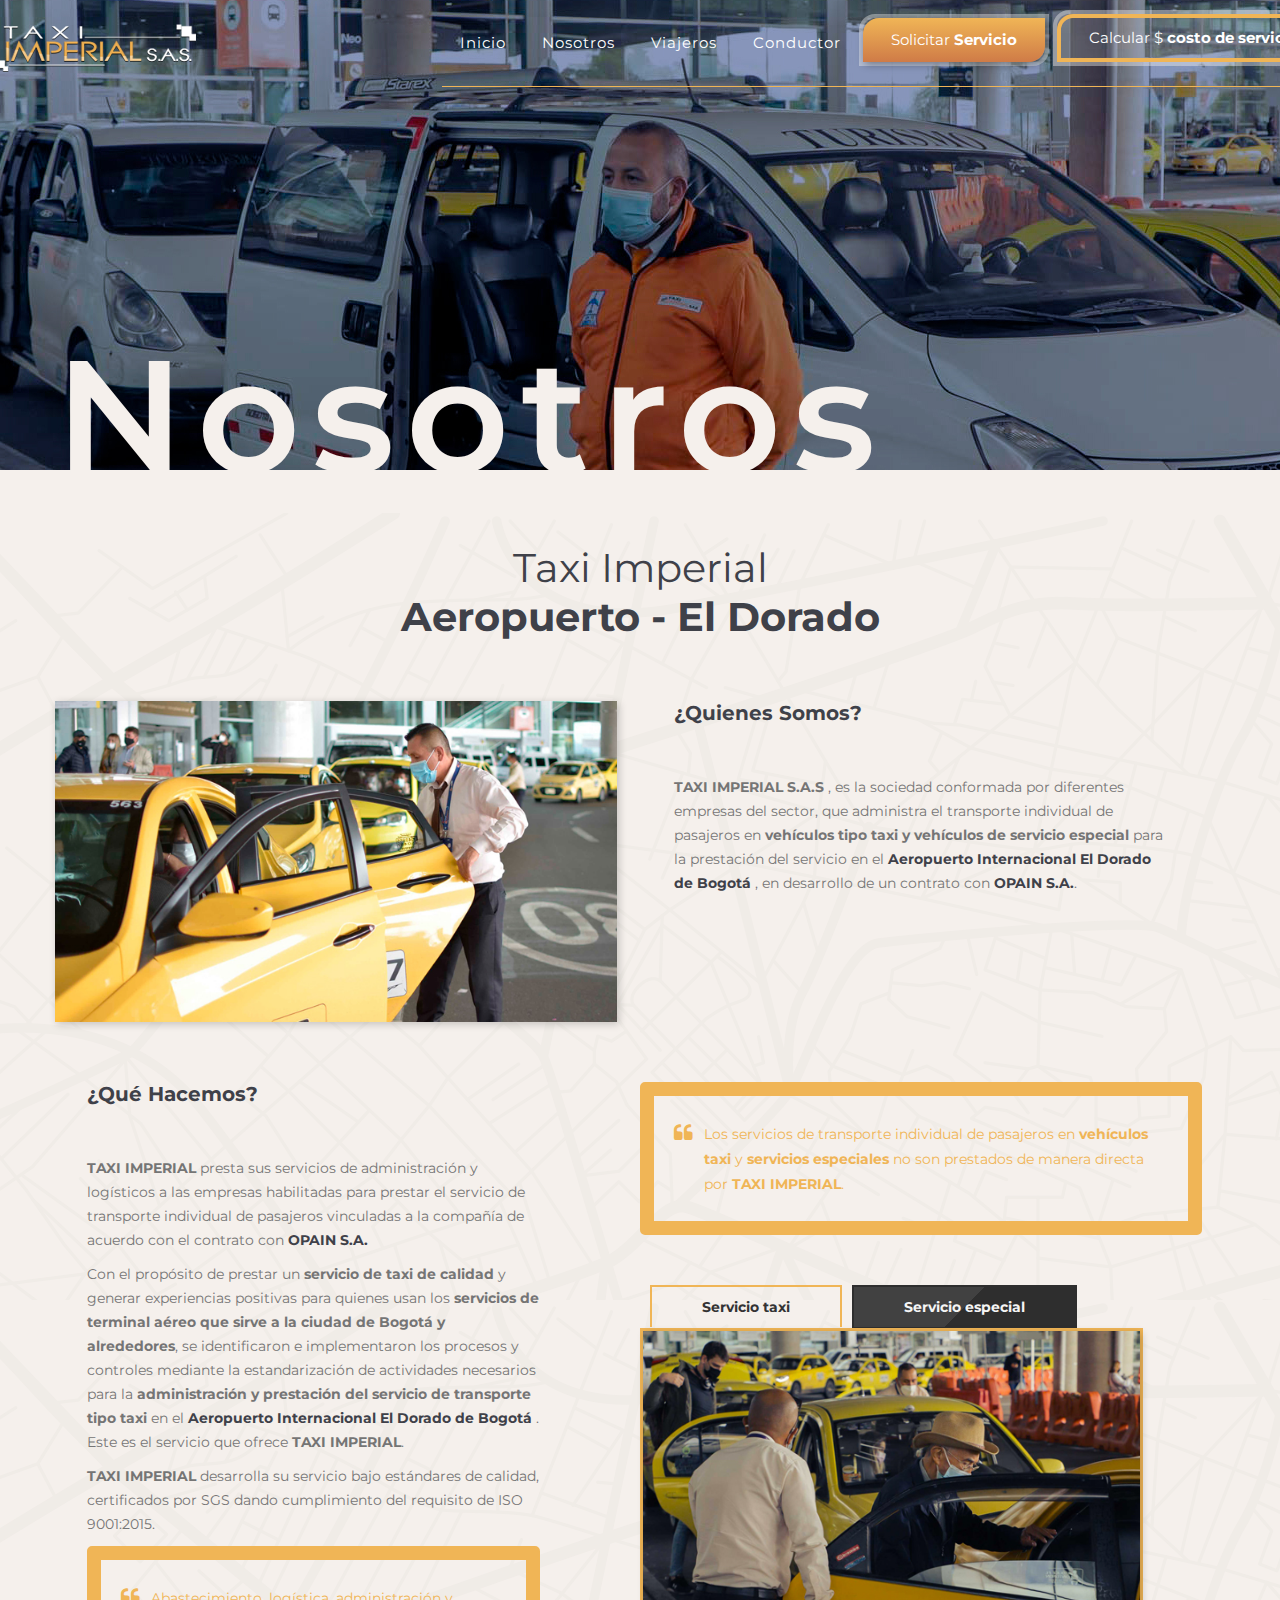
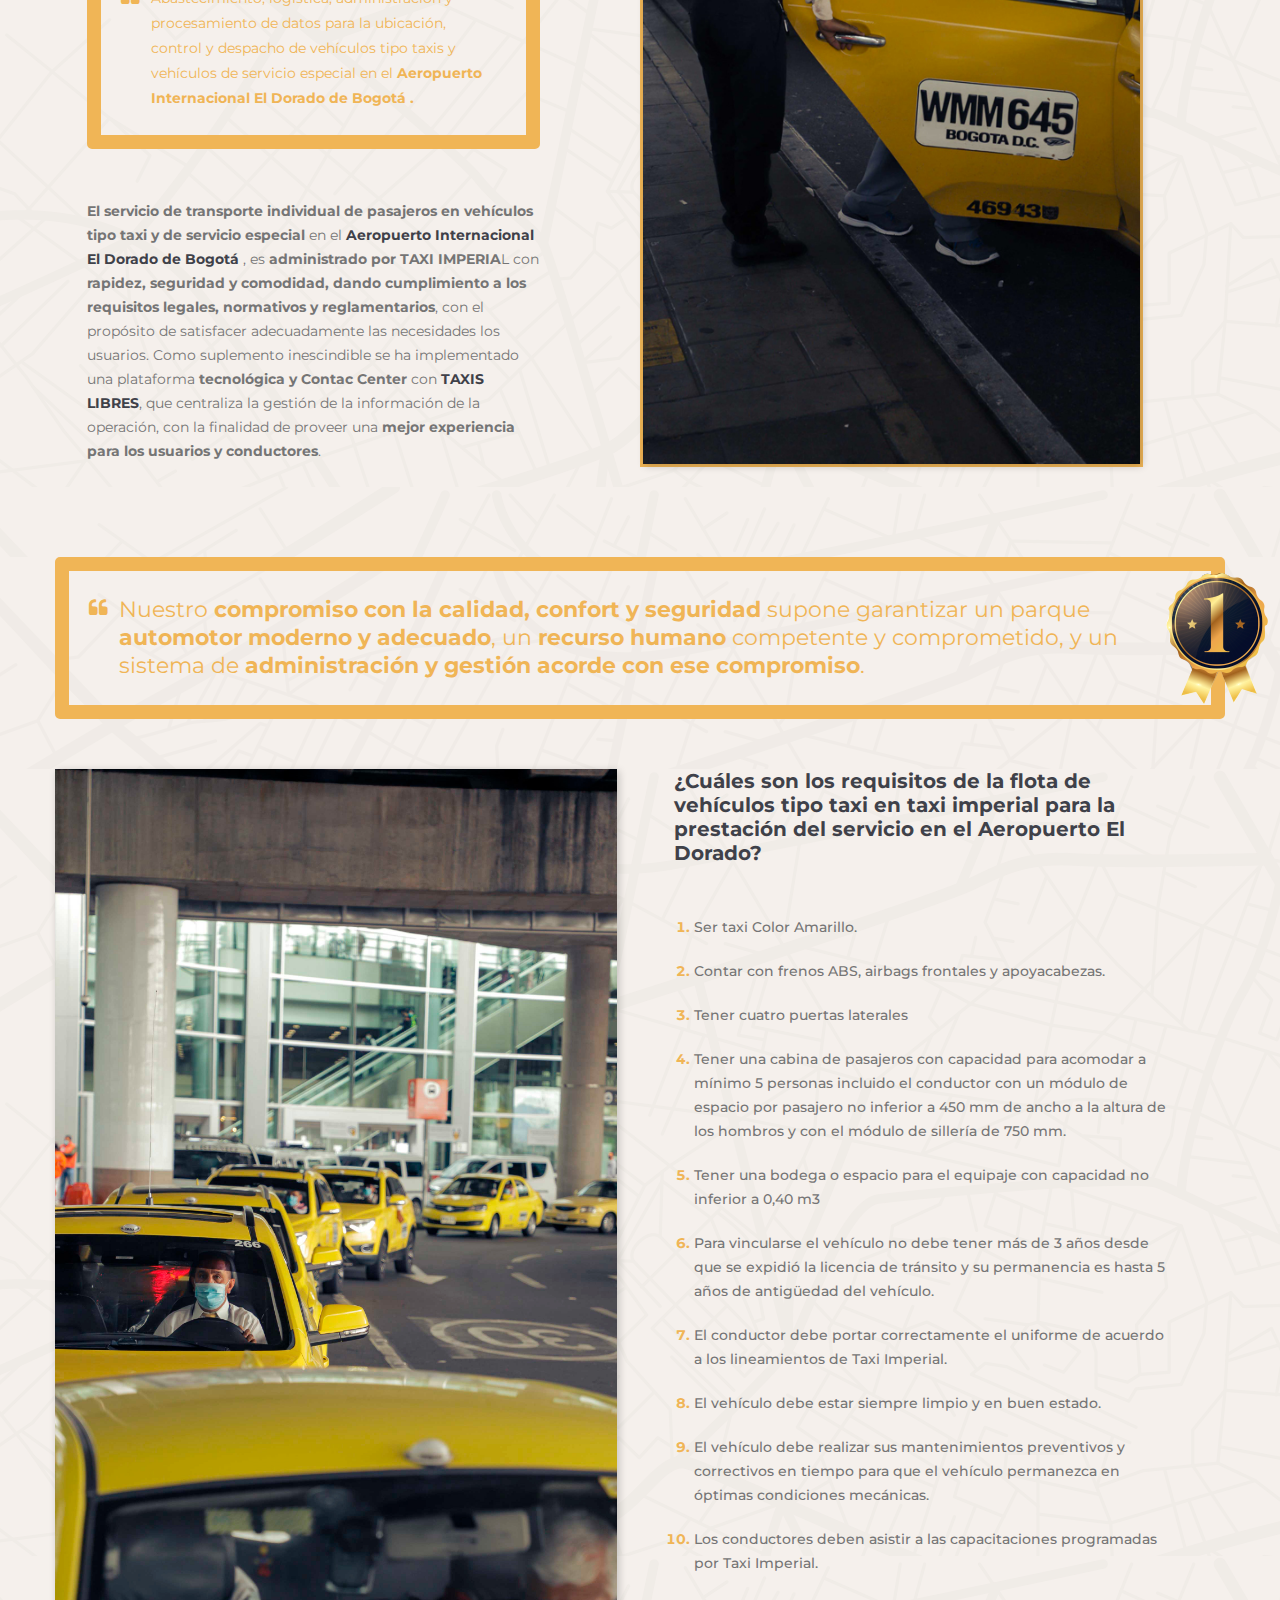
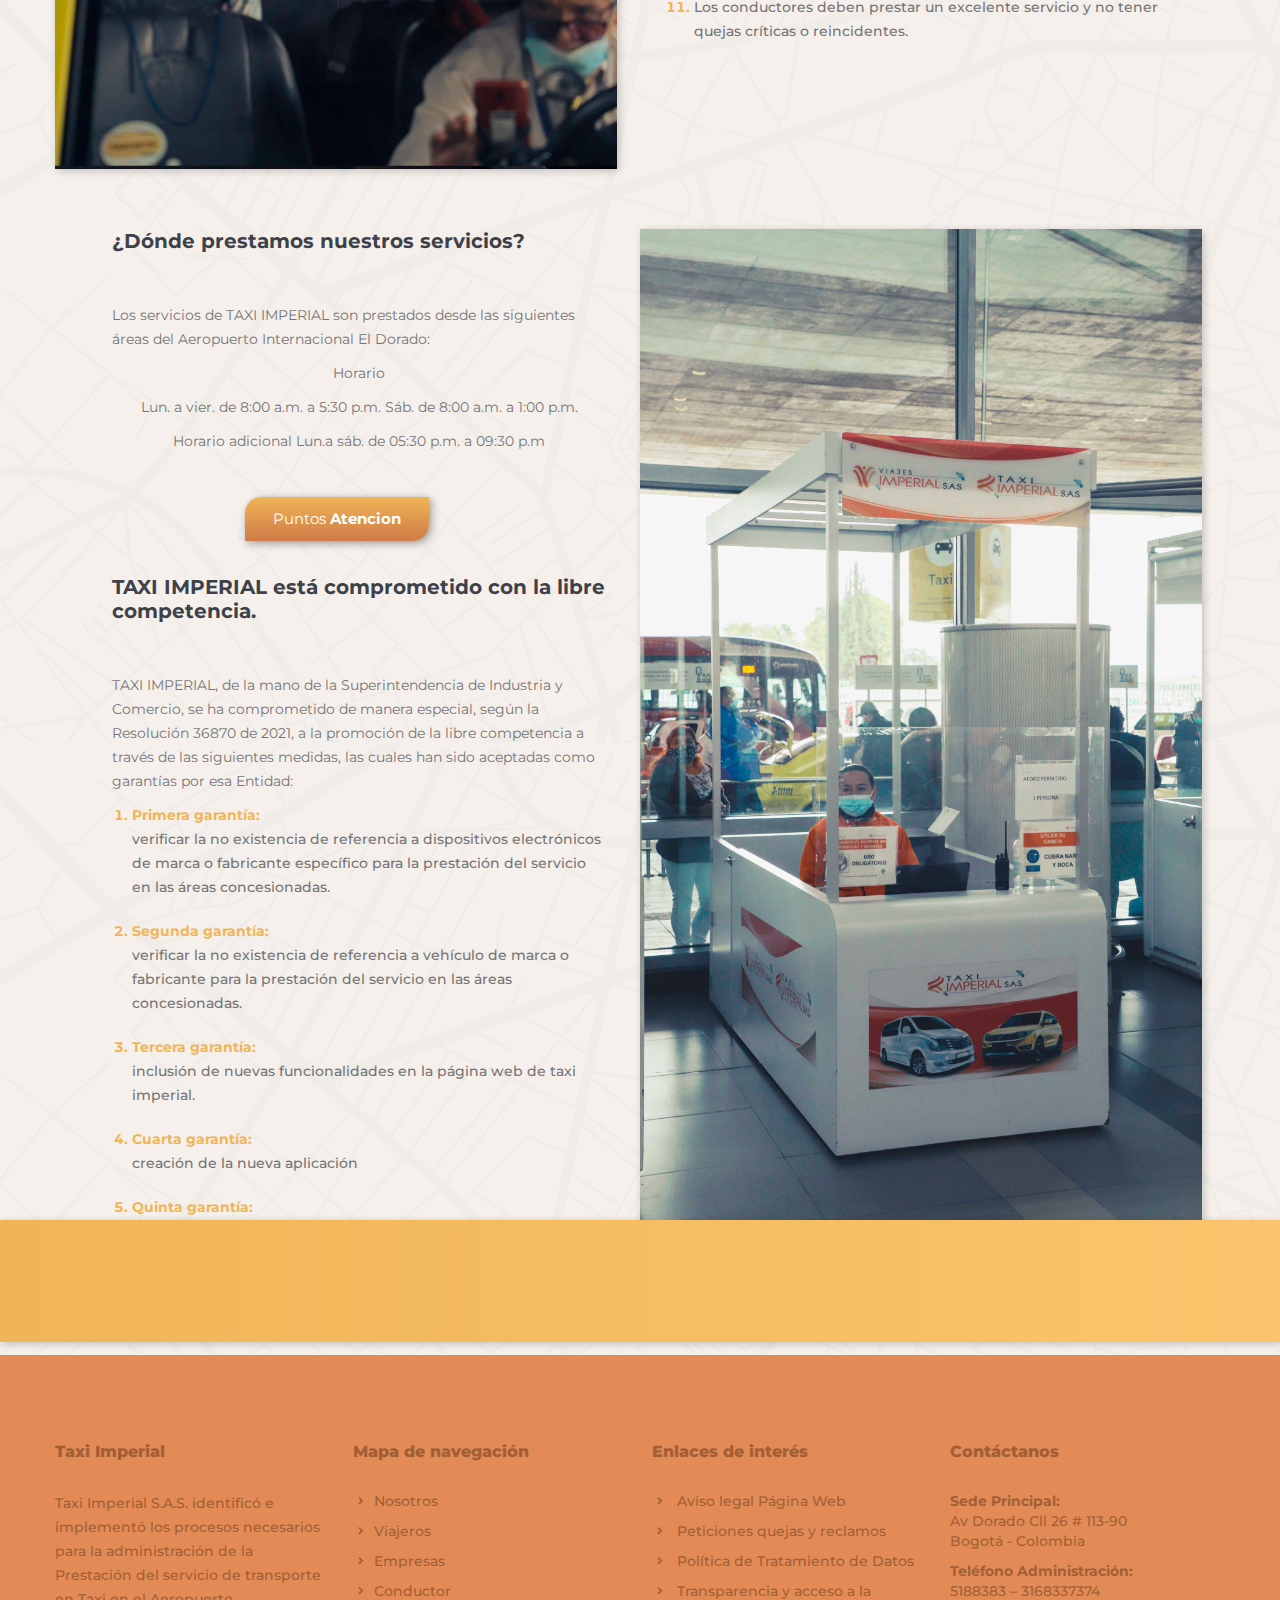
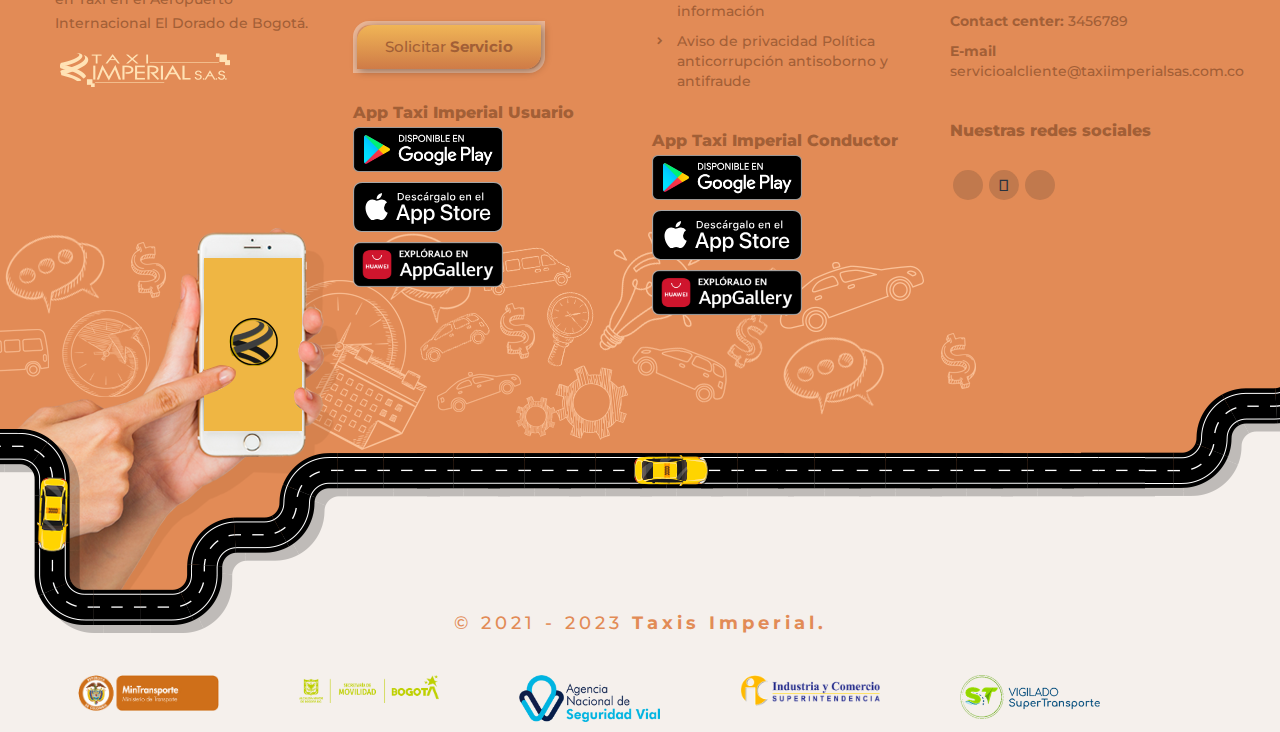
<file: nosotros.html>
<!DOCTYPE HTML>
<!--[if IE 7 ]>    <html lang="en-gb" class="isie ie7 oldie no-js"> <![endif]-->
<!--[if IE 8 ]>    <html lang="en-gb" class="isie ie8 oldie no-js"> <![endif]-->
<!--[if IE 9 ]>    <html lang="en-gb" class="isie ie9 no-js"> <![endif]-->
<!--[if (gt IE 9)|!(IE)]><!--> <html lang="en-gb" class="no-js has-loader"> <!--<![endif]-->

<head>
<meta http-equiv="Content-Type" content="text/html; charset=utf-8">
<meta name="viewport" content="width=device-width, initial-scale=1, maximum-scale=1"> 
<title>Nosotros</title>

<!-- Favicon -->
	<link rel="shortcut icon" href="favicon.ico" type="image/ico">

<!-- CSS Stylesheets -->
	<link id="default-css" rel="stylesheet" href="style.css" type="text/css">
    <link id="shortcodes-css" rel="stylesheet" href="css/shortcodes.css" type="text/css">
    <link id="responsive-css" rel="stylesheet" href="css/responsive.css" type="text/css">
    <link id="responsive-css" rel="stylesheet" href="css/carrusel.css" type="text/css">
	<link id="skin-css" rel="stylesheet" href="skins/electricblue/style.css" type="text/css">
    
<!-- Additional Stylesheets -->    
    <link rel="stylesheet" href="css/component.css" type="text/css">
    <link href="css/pace-theme-loading-bar.css" rel="stylesheet" media="all" />        
         
<!-- Google fonts -->  
	<link href='http://fonts.googleapis.com/css?family=Ubuntu:300,400,500,700' rel='stylesheet' type='text/css'>

<!-- Font Awesome -->
    <link rel="stylesheet" href="css/font-awesome.min.css" type="text/css">
    <link rel="stylesheet" href="https://use.fontawesome.com/releases/v5.7.2/css/all.css" integrity="sha384-fnmOCqbTlWIlj8LyTjo7mOUStjsKC4pOpQbqyi7RrhN7udi9RwhKkMHpvLbHG9Sr" crossorigin="anonymous">

<!--[if lt IE 9]>
    <script src="http://html5shim.googlecode.com/svn/trunk/html5.js"></script>
<![endif]-->

    <script type="text/javascript" src="js/modernizr-2.6.2.min.js"></script>
   	

</head>

<body>
	<!-- **Wrapper** -->
 	<div class="wrapper">
    
        <!--<div id="loader-wrapper">
            <div class="loader">
           the component 
                <div class="pre-loader"></div>                    
            </div>
        </div> -->
                        <!-- **Header Wrapper** -->
                        <div id="header-wrapper">   
                            <!-- **Header** -->     
                            <header id="header" class="header3">
                                <div class="container">
                                    <!-- **Logo** -->
                                    <div id="logo">
                                        <a href="index.html"> <img src="images/logo.png" alt="logo"> </a>
                                    </div><!-- **Logo Ends** -->
                                    
                                    <!-- **Main-Menu Navigation** -->
                                    <nav id="main-menu">
                                        <div class="main-menuwrapper nav-line">
                                            <ul class="dl-menu">
                                                <li > <a href="index.html" title="">Inicio</a>
                                                </li>
                                                
                                                <li> <a href="nosotros.html" title="">  Nosotros </a>
                                                                             
                                                </li> 
                                                
                                                <li> <a href="viajeros.html" title="">  Viajeros </a>                     
                                                        
                                                </li> 
                                                
                                               <!-- <li> <a href="portfolio-four-column.html" title="">  Empresa </a>
                                                    
                                                </li>-->
                                                
                                                <li> <a href="conductor.html" title="">   Conductor </a> </li>                                 
                                            </ul>
                                            <div class="boton-header-01">
                                                <a class="dt-sc-button alignleft ocean margen-boton-header " target="_blank" href="perdir_taxi.html"><span class="interior_boton boton-header-01"> Solicitar <b>Servicio</b></span></a>
                                            </div>
                                            <div class="boton-header-01">
                                                <a class="dt-sc-button alignleft ocean margen-boton-header" target="_blank" href="perdir_taxi.html"><span class="interior_boton-4 boton-header-01"> Calcular $ <b>costo de servicio</b></span></a>
                                            </div>
                                            <div class="boton-header-02">
                                                <a class="dt-sc-button alignleft ocean margen-boton-header" target="_blank" href="#"><span class="menu-icon fas fa-taxi interior_icono ta-icon"></br><b class="texto-boton-2">solicitar</br> servicio</b></span></a>
                                                <a class="dt-sc-button alignleft ocean margen-boton-header-2" target="_blank" href="#"><span class="menu-icon fas fa-search-dollar interior_icono-2 ta-icon"></br><b class="texto-boton-2">Calcular</br> servicio</b></span></a>
        
                                            </div>
                                                
                                        </div>
                                        <div id="dl-menu" class="dl-menuwrapper btn-menu"><span></span></div>
                                    </nav> <!-- **Main-Menu Navigation Ends** -->               
                                </div>                
                            </header> <!-- **Header Ends** -->
                        </div> <!-- **Header Wrapper Ends** --> 
                        
                        

    	
        
   
        
        <!-- **Main** -->        
        <div id="main" style="background-color: #f5f0ec;">
            <div class="fullwidth-section dt-sc-parallax" style="background-image: url(images/slider-internas/nosotros.jpg);" >
               
                <div class="fullwidth-bg">	
                    <div class="container">
                            

                        <div class="dt-sc-hr-invisible-medium"></div>   
                        <div class="dt-sc-clear"></div> 

                        <div style="width: 100%; height: 350px; display: block;"></div>                                                                            
                        <div class="dt-sc-hr-invisible"></div>   
                        <div class="dt-sc-clear"></div>                                                                                                                                                    

                    </div>
                </div>
            </div>
            <section>
                  
            	<!-- **Container** -->                
                <div class="container">
                    <!-- **Primary** -->
                    <div class="content-full-width" id="primary">
                        <h1 class="texto_inicio_seccion">Nosotros</h1>
                    </div> <!-- **Primary Ends** -->
                                  
                </div> <!-- **Container Ends** --> 
            </section>  <!-- **Content Main Ends** -->
            <div style="width: 100%; height: 366px; display: block;"></div>
            <section class="content" id="features" style="background-image: url(images/fondos/fondo-02.png);">
            
                <h1 style="margin-top: 30px; text-align: center;">Taxi Imperial </br> <b>Aeropuerto - El Dorado</b></h1>
                <div class="dt-sc-hr-invisible-small"></div> 
                                <div class="dt-sc-hr-invisible-small"></div>   
                                <div class="dt-sc-clear"></div>  
                        	
                
                <!-- **Content Main** -->
                <div >    
                
                    <div class="fullwidth-section">
                        <div class="fullwidth-bg">	
                            <div class="container">    
                            
                            	<div class="dt-sc-one-half column first">
                                    <div style="width: 100%; display: block; position: relative;">
                                        <a href="#miModal_3">
                                            <div >
                                                <img src="images/familia/quienes-somos.jpg" class="imagen-nosotros">
                                            </div>
                                        </a>
                                    </div>
                                </div> 
                                
                                <div class="dt-sc-one-half column">
                                    <div class="margen-bloque">
                                        <h3 style="font-weight: 700; margin-bottom: 50px;">¿Quienes Somos?</h3>
                                        <p ><b>TAXI IMPERIAL S.A.S </b>, es la sociedad conformada por diferentes empresas del sector, que administra el transporte individual de pasajeros en <b>vehículos tipo taxi y vehículos de servicio especial</b> para la prestación del servicio en el <a href="https://eldorado.aero/" target="_blank"><b> Aeropuerto Internacional El Dorado  de Bogotá</b> </a>, en desarrollo de un contrato con  <a href="https://www.opain.co/" target="_blank"> <b>OPAIN S.A.</b></a>.</p>
                                    </div>        
                                </div>
                                
                                <div class="dt-sc-hr-invisible-small"></div> 
                                <div class="dt-sc-hr-invisible-small"></div>   
                                <div class="dt-sc-clear"></div>  
                                
                                <div class="dt-sc-one-half column">
                                    <div class="margen-bloque-2">
                                        <h3 style="font-weight: 700; margin-bottom: 50px;">¿Qué Hacemos?</h3>
                                        <p ><b>TAXI IMPERIAL</b> presta sus servicios de administración y logísticos a las empresas habilitadas para prestar el servicio de transporte individual de pasajeros vinculadas a la compañía de acuerdo con el contrato con <a href="https://www.opain.co/" target="_blank"> <b>OPAIN S.A.</b></a></p>
                                        <!--<blockquote class=" ocean"><q>Los servicios de transporte individual de pasajeros en vehículos taxi y servicios especiales no son prestados de manera directa por<b> TAXI IMPERIAL</b>.</q> </blockquote>-->
                                   
                                        
                                        <p >Con el propósito de prestar un <b>servicio de taxi de calidad</b> y generar experiencias positivas para quienes usan los <b>servicios de terminal aéreo que sirve a la ciudad de Bogotá y alrededores</b>, se identificaron e implementaron los procesos y controles mediante la estandarización de actividades necesarios para la <b>administración y prestación del servicio de transporte tipo taxi</b> en el <a href="https://eldorado.aero/"> <b>Aeropuerto Internacional El Dorado de Bogotá </b></a>. Este es el servicio que ofrece<b> TAXI IMPERIAL</b>.</p>
                                        <p ><b>TAXI IMPERIAL</b> desarrolla su servicio bajo estándares de calidad, certificados por SGS dando cumplimiento del requisito de ISO 9001:2015.</p>
                                        <blockquote class=" ocean" style="margin-bottom: 50px;"><q>Abastecimiento, logística, administración y procesamiento de datos para la ubicación, control y despacho de vehículos tipo taxis y vehículos de servicio especial en el <a href="https://eldorado.aero/"> <b style="color: #f0b556;">Aeropuerto Internacional El Dorado de Bogotá .</b></a></q></blockquote>
                                        <p ><b>El servicio de transporte individual de pasajeros en vehículos tipo taxi y de servicio especial</b> en el <a href="https://eldorado.aero/"> <b >Aeropuerto Internacional El Dorado de Bogotá </b></a>, es<b> administrado por TAXI IMPERIA</b>L con <b>rapidez, seguridad y comodidad, dando cumplimiento a los requisitos legales, normativos y reglamentarios</b>, con el propósito de satisfacer adecuadamente las necesidades los usuarios. Como suplemento inescindible se ha implementado una plataforma <b>tecnológica y Contac Center</b> con <a href="https://www.taxislibres.com.co/"> <b>TAXIS LIBRES</b></a>, que centraliza la gestión de la información de la operación, con la finalidad de proveer una <b>mejor experiencia para los usuarios y conductores</b>.</p>
                                        
                                    </div>     
                                </div>
                                <div class="column dt-sc-one-half first">
                                   
                                    <div class="dt-sc-tabs-container">
                                        <blockquote class=" ocean" style="margin-bottom: 50px;"><q>Los servicios de transporte individual de pasajeros en <b>vehículos taxi</b> y <b>servicios especiales</b> no son prestados de manera directa por<b> TAXI IMPERIAL</b>.</q> </blockquote>
                                    
                                        <ul class="dt-sc-tabs-frame">
                                            <li><a href="#" class="boton_servicio_taxi"><b>Servicio taxi</b></a></li>
                                            <li><a href="#" title="" class="boton_servicio_especial"><b>Servicio especial</b></a></li>
                                        </ul>
                                        
                                        <div class="dt-sc-tabs-frame-content" style="display: block;">
                                            <div style="border:3px solid #f0b556">
                                                <img src="images/aeropuerto/hombre-turismo-taxi-colombia-bogota-aeropuerto-transporte.jpg" class="imagen-nosotros">
                                            </div> 
                                        </div>
                                        
                                        <div class="dt-sc-tabs-frame-content" style="display: none;">
                                             <div style="border:3px solid #2e2e2e">
                                        <img src="images/aeropuerto/vans-aeropuerto-turistas-bogota.jpg" class="imagen-nosotros">
                                    </div>
                                        </div>
                                        
                                    </div>
                                </div> 
                        </div>
                    </div>    
                     
                </div> <!-- **Content Main Ends** -->
            
            </section>
            <section class="content" id="features" style="background-image: url(images/fondos/fondo-02.png);">
                <div class="fullwidth-section">
                    <div class="fullwidth-bg">
                        <div class="container">
                            <blockquote class=" ocean" style="margin-bottom: 50px; "><q style="font-size: 22px; line-height: 28px;">Nuestro <b>compromiso con la calidad, confort y seguridad</b> supone garantizar un parque <b>automotor moderno y adecuado</b>, un <b>recurso humano</b> competente y comprometido, y un sistema de <b>administración y gestión acorde con ese compromiso</b>.</q></blockquote>
                            <div style="display: block;position: relative;">
                                <img src="images/aeropuerto/premio.png" style="display: block;position: absolute; right: -50px;top: -207px;">
                            </div>


                        </div>
                    </div>
                </div>
            </section>
            <section class="content" id="features" style="background-image: url(images/fondos/fondo-02.png);">
                <div class="fullwidth-section">
                    <div class="fullwidth-bg">
                        <div class="container">
                                          <!--uno-->
      <div class="dt-sc-one-half column first">
        <div style="width: 100%; display: block; position: relative;">
            <div>
                <img src="images/aeropuerto/taxi-taxista-aeropuerto-eldorado-aeropuerto.jpg" class="imagen-nosotros">
            </div>
        </div>
        </div>


        <div class="dt-sc-one-half column">
            <div class="margen-bloque">
                <h3 style="font-weight: 700; margin-bottom: 50px;">¿Cuáles son los requisitos de la flota de vehículos tipo taxi en taxi imperial para la prestación del servicio en el Aeropuerto El Dorado?</h3>
                <!--<p ><b>Precisamente para mejorar la experiencia de los usuarios</b>, se han definido unos requisitos <b>jurídicos y técnicos</b> que debe cumplir la flota de <b>vehículos y los conductores</b>, que prestan el <b>servicio de taxi en las áreas del aeropuerto</b>.</p>
                <p ><b>Esos requisitos son:</b></p>-->
                <div>
                    <ol>
                        <li ><p class="parrafos-ol-nosotros"> Ser taxi Color Amarillo.</p></li>
                        <li ><p class="parrafos-ol-nosotros">Contar con frenos ABS, airbags frontales y apoyacabezas.</p>  </li>
                        <li ><p class="parrafos-ol-nosotros">Tener cuatro puertas laterales</p></li>
                        <li ><p class="parrafos-ol-nosotros">Tener una cabina de pasajeros con capacidad para acomodar a mínimo 5 personas incluido el conductor con un módulo de espacio por pasajero no inferior a 450 mm de ancho a la altura de los hombros y con el módulo de sillería de 750 mm.</p></li>
                        <li><p class="parrafos-ol-nosotros">Tener una bodega o espacio para el equipaje con capacidad no inferior a 0,40 m3</p></li>
                        <li ><p class="parrafos-ol-nosotros">Para vincularse el vehículo no debe tener más de 3 años desde que se expidió la licencia de tránsito y su permanencia es hasta 5 años de antigüedad del vehículo.</p></li>
                        <li ><p class="parrafos-ol-nosotros">El conductor debe portar correctamente el uniforme de acuerdo a los lineamientos de Taxi Imperial.</p></li>
                        <li ><p class="parrafos-ol-nosotros">El vehículo debe estar siempre limpio y en buen estado.</p></li>
                        <li ><p class="parrafos-ol-nosotros">El vehículo debe realizar sus mantenimientos preventivos y correctivos en tiempo para que el vehículo permanezca en óptimas condiciones mecánicas.</p></li>
                        <li ><p class="parrafos-ol-nosotros">Los conductores deben asistir a las capacitaciones programadas por Taxi Imperial.</p></li>
                        <li ><p class="parrafos-ol-nosotros">Los conductores deben prestar un excelente servicio y no tener quejas críticas o reincidentes.</p></li>
                    </ol>

                </div>
            </div>        
        </div>
        <div class="dt-sc-hr-invisible-small"></div> 
        <div class="dt-sc-hr-invisible-small"></div>   
        <div class="dt-sc-clear"></div>
        <div class="dt-sc-one-half column">
            <div class="margen-bloque">
                <h3 style="font-weight: 700; margin-bottom: 50px;">¿Dónde prestamos nuestros servicios?</h3>
                <p >Los servicios de TAXI IMPERIAL son prestados desde las siguientes áreas del Aeropuerto Internacional El Dorado:</p>
                <p  style="text-align: center;">Horario</p>
                <p  style="text-align: center;">Lun. a vier. de 8:00 a.m. a 5:30 p.m. Sáb. de 8:00 a.m. a 1:00 p.m.</p>
                <p  style="text-align: center;">Horario adicional Lun.a sáb. de 05:30 p.m. a 09:30 p.m</p>
                <div style="display: block; width: 48%; margin: 30px auto;">
                    <a class="dt-sc-button alignleft ocean"  href="#miModal"><span class="interior_boton"> Puntos <b>Atencion</b></span></a> <div class="dt-sc-clear"></div>
                </div>
                <h3 style="font-weight: 700; margin-bottom: 50px;">TAXI IMPERIAL está comprometido con la libre competencia.</h3>
                <p >TAXI IMPERIAL, de la mano de la Superintendencia de Industria y Comercio, se
                    ha comprometido de manera especial, según la Resolución 36870 de 2021, a la
                    promoción de la libre competencia a través de las siguientes medidas, las cuales
                    han sido aceptadas como garantías por esa Entidad:</p>
                <div>
                    <ol>
                        <li>Primera garantía: <p class="parrafos-ol-nosotros">verificar la no existencia de referencia a dispositivos electrónicos de marca o fabricante específico para la prestación del servicio en las áreas concesionadas.</p></li>
                        <li>Segunda garantía: <p class="parrafos-ol-nosotros">verificar la no existencia de referencia a vehículo de marca o fabricante para la prestación del servicio en las áreas concesionadas.</p></li>
                        <li>Tercera garantía: <p class="parrafos-ol-nosotros">inclusión de nuevas funcionalidades en la página web de taxi imperial.</p></li>
                        <li>Cuarta garantía: <p class="parrafos-ol-nosotros">creación de la nueva aplicación</p> </li>
                        <li>Quinta garantía: <p class="parrafos-ol-nosotros">creación manual de cumplimiento en materia de libre competencia” Sexta garantía: Compromiso persona jurídica y natural de velar porque las garantías que se ofrecen se cumplan efectivamente.</p> </li>
                        
                    </ol>
                 

                </div>
            </div>        
        </div>
        <div class="dt-sc-one-half column first">
            <div style="width: 100%; display: block; position: relative;">
                <div>
                    <img src="images/aeropuerto/taxi-viaje-colombia-van-transporte.jpg" class="imagen-nosotros">
                </div>
            </div>
            
        </div> 

                        </div>
                    </div>
                </div>
            </section>
            <!--<div style="margin-top: 150px;">
                <div class="fullwidth-bg">
                    <div class="container">
                        <div>
                            <h1 style="margin-top: 30px; text-align: center; margin-bottom: 20px; letter-spacing: 2px;">Taxi Imperial </br><b>Aeropuerto - El Dorado
                                </b> </h1>

                            <h3>¿Quienes Somos?</h3>
                            <p >TAXI IMPERIAL SAS, es la sociedad conformada por diferentes empresas del sector, que administra el transporte individual de pasajeros en vehículos tipo taxi y vehículos de servicio especial para la prestación del servicio en el Aeropuerto Internacional El Dorado de Bogotá, en desarrollo de un contrato con  OPAIN S.A.</p>
                            <h3>¿Qué Hacemos?</h3>
                            <p >TAXI IMPERIAL presta sus servicios de administración y logísticos a las empresas habilitadas para prestar el servicio de transporte individual de pasajeros vinculadas a la compañía de acuerdo con el contrato con OPAIN S.A. </p>
                            <p ><b>Los servicios de transporte individual de pasajeros en vehículos taxi y servicios especiales no son prestados de manera directa por TAXI IMPERIAL.</b> </p>
                            <p >Con el propósito de prestar un servicio de taxi de calidad y generar experiencias positivas para quienes usan los servicios de terminal aéreo que sirve a la ciudad de Bogotá y alrededores, se identificaron e implementaron los procesos y controles mediante la estandarización de actividades necesarios para la administración y prestación del servicio de transporte tipo taxi en el Aeropuerto Internacional El Dorado de Bogotá. Este es el servicio que ofrece TAXI IMPERIAL.</p>
                            <p >TAXI IMPERIAL desarrolla su servicio bajo estándares de calidad, certificados por SGS dando cumplimiento del requisito de ISO 9001:2015 “Abastecimiento, logística, administración y procesamiento de datos para la ubicación, control y despacho de vehículos tipo taxis y vehículos de servicio especial en el Aeropuerto Internacional El Dorado de Bogotá”.</p>
                            <p >El servicio de transporte individual de pasajeros en vehículos tipo taxi y de servicio especial en el Aeropuerto Internacional el Dorado, es administrado por TAXI IMPERIAL con rapidez, seguridad y comodidad, dando cumplimiento a los requisitos legales, normativos y reglamentarios, con el propósito de satisfacer adecuadamente las necesidades los usuarios. Como suplemento inescindible se ha implementado una plataforma tecnológica y Contac Center con TAXIS LIBRES, que centraliza la gestión de la información de la operación, con la finalidad de proveer una mejor experiencia para los usuarios y conductores.</p>
                            <p >Nuestro compromiso con la calidad, confort y seguridad supone garantizar un parque automotor moderno y adecuado, un recurso humano competente y comprometido, y un sistema de administración y gestión acorde con ese compromiso.</p>
                            <h3>¿Cuáles son los requisitos de la flota de vehículos?</h3>
                            <p >Precisamente para mejorar la experiencia de los usuarios, se han definido unos requisitos jurídicos y técnicos que debe cumplir la flota de vehículos y los conductores, que prestan el servicio de taxi en las áreas del aeropuerto.</p>
                            <p >Esos requisitos son:</p>
                            <ol>
                                <li>Ninguno de los vehículos vinculados y/o habilitados para el transporte de pasajeros puede superar los cinco años de antigüedad.</li>
                                <li>Los vehículos deben contar con chasis tipo sedán, camionetas o SUV de cuatro (4) puertas y capacidad suficiente para transportar por lo menos cuatro (4) pasajeros con su equipaje y tener un sistema adecuado de comunicaciones para su despacho, control y ubicación. </li>
                                <li>Los vehículos deben contar con un sistema electrónico que permita el control de acceso físico al aeropuerto, así como el registro de la hora de ingreso, junto con los datos de identificación del conductor y del vehículo mismo.</li>
                                <li>Todo vehículo debe estar en excelente estado de limpieza y mantenimiento, en aras de asegurar que el servicio prestado a los usuarios se dé en condiciones de comodidad y seguridad satisfactorias.
                                </li>
                                <li>Contar con los permisos necesarios para la ejecución de la actividad de transporte.</li>
                                <li>No puede representar un impacto nocivo para el medio ambiente, la salud humana, ni recursos naturales.
                                </li>
                            </ol>
                            <h3>¿Dónde prestamos nuestros servicios?</h3>
                            <p >Los servicios de TAXI IMPERIAL son prestados desde las siguientes áreas del Aeropuerto Internacional El Dorado:</p>
                            <div style="display: block; width: 48%; margin: 80px auto;">
                                <a class="dt-sc-button alignleft ocean"  href="#miModal"><span class="interior_boton"> Puntos <b>Atencion</b></span></a> <div class="dt-sc-clear"></div>
                            </div>
                            <h1 style="text-align: center;">TAXI IMPERIAL está comprometido con la libre competencia.</h1>
                            <p >TAXI IMPERIAL, de la mano de la Superintendencia de Industria y Comercio, se
                                ha comprometido de manera especial, según la Resolución 36870 de 2021, a la
                                promoción de la libre competencia a través de las siguientes medidas, las cuales
                                han sido aceptadas como garantías por esa Entidad:</p>
                                <ol>
                                    <li>Primera garantía: verificar la no existencia de referencia a dispositivos electrónicos de marca o fabricante específico para la prestación del servicio en las áreas concesionadas;</li>
                                    <li>Segunda garantía: verificar la no existencia de referencia a vehículo de marca o fabricante para la prestación del servicio en las áreas concesionadas;
                                    </li>
                                    <li>Tercera garantía: inclusión de nuevas funcionalidades en la página web de taxi imperial;</li>
                                    <li>Cuarta garantía: creación de la nueva aplicación; </li>
                                    <li>Quinta garantía: creación manual de cumplimiento en materia de libre competencia” Sexta garantía: Compromiso persona jurídica y natural de velar porque las garantías que se ofrecen se cumplan efectivamente. </li>
                                    
                                </ol>
                             
                        </div>

                    </div>

                </div>
            
            </div>
            <h1 style="text-align: center;">Nuestra Historia</h1>
            
           
            <div class="contenedor_tiempo linea_tiempo">
                
                <div class="contenedor_fechas ">
                    <div onclick="currentSlide(1)">
                        <span class="dot"><p class="fecha_texto">1981</p></span>
                    </div>
                    <div onclick="currentSlide(2)">
                        <span class="dot" ><p class="fecha_texto">1983</p></span>
                    </div>
                    <div onclick="currentSlide(3)">
                        <span class="dot"><p class="fecha_texto">1991</p></span>
                    </div>
                    <div onclick="currentSlide(4)">
                        <span class="dot" ><p class="fecha_texto">2001</p></span>
                    </div>
                    <div onclick="currentSlide(5)">
                        <span class="dot"><p class="fecha_texto">2019</p></span>
                    </div>
                    <div onclick="currentSlide(6)">
                        <span class="dot" ><p class="fecha_texto">2021</p></span>
                    </div>
                </div>
                <div class="linea_dot"></div>
            </div>
            
            <div class="slideshow-container">
    
                <div class="mySlides fade">
                  <div class="slider_fecha">1981</div>
                  <div class="slider_contenido_imagen slider"><img src="images/tiempo/1.jpg"></div>
                  <div class="titulo_slider">Taxi Imperial </br> Aeropuerto - El Dorado</div>
                  <div class="descripcion_slider descripcion"><p>Se puede decir que hasta inicios de los ochenta, el oficio del taxismo en Colombia no tenía mucha regulación. Además, era recurrente el desorden en el Aeropuerto El Dorado dado que los conductores no hacían la fila para llegar al muelle o irrespetaban el orden de llegada.</p> </div>
                  
                </div>
                
                <div class="mySlides fade">
                 
                  <div class="slider_fecha">1983</div>
                  <div class="slider_contenido_imagen slider"><img src="images/tiempo/7.jpg"></div>
                  <div class="titulo_slider">Gran parque automator</div>
                  <div class="descripcion_slider descripcion"><p>Los miembros de la Asociación de Taxistas del Aeropuerto el Dorado , consiguieron que la Aerocivil firmara el contrato del parqueadero del aeropuerto única y exclusivamente a sus taxis.</p> </div>
                  
                </div>
                
                <div class="mySlides fade">
                  <div class="slider_fecha">1991</div>
                  <div class="slider_contenido_imagen slider"><img src="images/tiempo/11.jpg"></div>
                  <div class="titulo_slider">Nació una nueva empresa</div>
                  <div class="descripcion_slider descripcion"><p>La apertura económica se eliminó el pago de prima de adjudicación y Taxis Libres creó su propia empresa dedicada a la comercialización y distribución de vehículos tipo taxi: Corpotaxis D.C. S.A.</p> </div>
                  
                </div>
                <div class="mySlides fade">
                  <div class="slider_fecha">2001</div>
                  <div class="slider_contenido_imagen slider"><img src="images/tiempo/9.jpg"></div>
                  <div class="titulo_slider">Taxi Imperial </br> Aeropuerto - El Dorado</div>
                  <div class="descripcion_slider descripcion"><p>fue constituida desde el 5 de junio de 2001 y habilitación por el Ministerio de Transporte mediante la resolución No 004973 del 24 de octubre del mismo año como empresa de Servicio Público Terrestre Automotor Especial. </br> Es una sociedad conformada por varias empresas de transporte individual y compañías de tecnología y logística que participaron en la invitación GC-0023-12 hecha por OPAIN SA siendo ganadora de esta convocatoria para manejar por los próximos 5 años el transporte de pasajeros en vehículos tipo taxi en el aeropuerto Internacional El dorado de Bogotá.</p> </div>
                </div>
                  
                <div class="mySlides fade">
                  <div class="slider_fecha">2019</div>
                  <div class="slider_contenido_imagen slider"><img src="images/tiempo/8.jpg"></div>
                  <div class="titulo_slider">La ciudad de Bogotá</div>
                  <div class="descripcion_slider descripcion"><p>Cuenta con 49.639 vehículos tipo taxi con tarjeta de operación  según el reporte generado el jueves, 31 de enero de 2019 por la Secretaria Distrital de Movilidad (SDM), puede consultarse en el sitio web de la SDM en la sección de taxis. Actualmente Taxi Imperial en conjunto con las empresas participantes logra una participación en el  mercado del 38,07%, contando con 18.900 Taxis con tarjeta de operación vigente de acuerdo al informe de la Secretaria Distrital de Movilidad. Cumpliendo con la normatividad, </p> </div>
                </div>
                  
                <div class="mySlides fade">
                  <div class="slider_fecha">2021</div>
                  <div class="slider_contenido_imagen slider"><img src="images/tiempo/10.jpg"></div>
                  <div class="titulo_slider">TAXI IMPERIAL SAS</div>
                  <div class="descripcion_slider descripcion"><p>Administra el servicio de transporte individual de pasajeros en vehículos tipo taxi y de servicio especial en el Aeropuerto Internacional el Dorado, con rapidez, seguridad y comodidad, damos cumplimiento a los requisitos legales, normativos y reglamentarios, satisfaciendo las necesidades de nuestros clientes, lo anterior contando con un parque automotor moderno y adecuado, recurso humano competente y comprometido, en pro de mejorar continuamente la eficacia del sistema de gestión de calidad. </p> </div>
                </div>
                <a class="prev" onclick="plusSlides(-1)"><i class="fas fa-chevron-left icono_arrows_left"></i></a>
                <a class="next" onclick="plusSlides(1)"><i class="fas fa-chevron-right icono_arrows_right"></i></a>
                </div>
                <br>-->
                  <!-- empresa -->
                               <!-- **Content Main** -->
            <!--<section class="content-main">  
            	           
                <div>
                   
                    <div class="content-full-width" id="primary">
                        <div class="container">
                            <div class="column dt-sc-five-sixth_2 first" style="z-index: 9;">
                                <div style="width: 100%; display: block; position: relative;">
                                    <a href="#miModal_3">
                                        <div >
                                            <img src="images/familia/Marcos-Velasco.jpg" class="imagen-nosotros">
                                        </div>
                                        <div  class="nombre_contenedor">
                                            <h1 class="nombre">Marco <b>Velasco</b></h1>
                                        </div>
                                        <div class="texto-modal">
                                            <h1 class="cargo">Chief Executive Officer</h1>
                                        </div>
                                    </a>
                                </div>
                                <div class="texto-nosotros">
                                    <h1 style="margin-top: 30px; text-align: center; margin-bottom: 20px; letter-spacing: 2px;">TAXI <b>IMPERIAL S.A.S</b> </h1>
                                    <p>Con el propósito de prestar un servicio de taxi de  calidad y generar experiencias positivas para turistas y ciudadanos, se identificó e implementó los procesos y controles mediante la estandarización de actividades necesarios para la administración y prestación del servicio de transporte tipo taxi  en el Aeropuerto Internacional El Dorado de Bogotá. Orgullosos de trabajar bajo estándares de calidad, certificados por SGS dando cumplimiento del requisito de ISO 9001:2015 “Abastecimiento, logística, administración y procesamiento de datos para la ubicación, control y despacho de vehículos tipo taxis y vehículos de servicio especial en el Aeropuerto Internacional El Dorado de Bogotá”. </p>
                                    <p>TAXI IMPERIAL SAS: Es la sociedad conformada por diferentes empresas del sector, que administra el transporte de pasajeros en vehículos tipo taxi y vehículos de servicio especial en el Aeropuerto Internacional El Dorado de Bogotá, en concordancia con las disposiciones establecidas por el consorcio OPAIN S.A.</p>
                                    <p>Para el 2020 incrementar el número de servicios en el aeropuerto Internacional El Dorado, mediante la prestación de un excelente servicio, diseñando Campañas Publicitarias que promuevan el uso de nuestros vehículos desde la ciudad hacia el Aeropuerto llegando a tener una participación del mercado no menos del 50%, satisfaciendo las necesidades y expectativas de vinculados y usuarios, haciendo uso de un sistema de información digital, para mejorar el desempeño de nuestra compañía.</p>
                                    <p>Administra el servicio de transporte individual de pasajeros en vehículos tipo taxi y de servicio especial en el Aeropuerto Internacional el Dorado, con rapidez, seguridad y comodidad, damos cumplimiento a los requisitos legales, normativos y reglamentarios, satisfaciendo las necesidades de nuestros clientes, lo anterior contando con un parque automotor moderno y adecuado, recurso humano competente y comprometido, en pro de mejorar continuamente la eficacia del sistema de gestión de calidad.</p>
                                    <p>Es importante decir que el Contac center de TAXIS LIBRES con toda la plataforma tecnológica será conectado a la APP ELDORADO y la APP nueva de TAXIS IMPERIAL para recibir las solicitudes con destino al aeropuerto. </p>
                                </div>
                            </div>
                        </div>
                       

                          

                    </div>
                                  
                </div> 
            </section> -->
           <!-- <div id="miModal" class="modal">
                <div class="modal-contenido">
                    <a href="#" style="position: absolute;z-index: 222;top: -43px;right: 0px; font-size: 30px; color: #f0b556;"><i class="far fa-times-circle"></i></a>
                    <div style="width: 100%; display: block; position: relative;">
                        <div class="tooltip bottom" style="width: 150px; height: 120px; margin-left: 257px; margin-top: 1px; position: absolute;">
                            <span class="tiptext">
                                <div><img src="images/oficinas/punto-uno.jpg" style="border-top-left-radius:18px;border-top-right-radius: 18px;"></div>
                                <div style="font-weight: 600;font-size: 16px;color: #2e2e2e;">Entrada # 3</div>
                            </span>
                        </div>
                        
                        <div class="tooltip left" style="width: 150px; height: 150px; margin-left: 586px; margin-top: 310px; position: absolute;">
                            <span class="tiptext">
                                <div><img src="images/oficinas/punto-dos.jpg" style="border-top-left-radius:18px;border-top-right-radius: 18px;"></div>
                                <div style="font-weight: 600;font-size: 16px;color: #2e2e2e;">Entrada # 7</div>
                            </span>
                        </div>
                        <div >
                            <img src="images/modal-mapa-ubicaciones.png" style="margin: 0 auto; display: block; ">
                           
                        </div>
                       
                    </div>
                    <div style="text-align: justify; margin-top: 20px; margin-bottom: 120px; color: #fff;">
                        <div>
                            <h1 class="nombre">Puntos <b>Informacion</b></h1>
                        </div>
                        <p style="color: #fff;">Clic al punto naranja para ver mas informacion sobre el punto de informacion. </p>
                        
                    </div>
                </div>
                </div>  
              </div>
               The Modal -->

              </div>
              <!-- The Modal -->
               <!-- ** inicio Footer** -->
              <div style="float: right; width: 100%; background-color: #f5f0ec;">
                <div style="width: 100%; height: 250px; display:block;position: absolute;">
                
                
                </div>

         <!-- **Footer** -->
         <footer id="footer" style="background-color:#e28b56;" >
            <div style="width: 100%; height: 122px; background: linear-gradient( 90deg, rgb(240, 181, 86), rgb(251, 196, 108));position: relative;margin-top: -170px; margin-bottom: 100px;box-shadow: 2px 2px 8px rgb(0 0 0 / 20%);"></div>
             
            <div class="container" style="margin-bottom: 143px;z-index: 99999999;position: relative;">
                <div class="column dt-sc-one-fourth first">
                    <aside class="widget textwidget">
                        <h3 class="widgettitle">Taxi Imperial<span></span></h3>
                        <p><strong></strong> Taxi Imperial S.A.S. identificó e implementó los procesos necesarios para la administración de la Prestación del servicio de transporte en Taxi en el Aeropuerto Internacional El Dorado de Bogotá. </p>
                        <img src="images/logov3.png">
                    </aside>
                  
                </div>
                
                <div class="column dt-sc-one-fourth">
                    <aside class="widget widget_links">
                        <h3 class="widgettitle">Mapa de navegación<span></span></h3>
                        <ul>
                            <li><a href="#" title="">Nosotros</a></li>
                            <li><a href="#" title="">Viajeros</a></li>
                            <li><a href="#" title="">Empresas</a></li>
                            <li><a href="#" title="">Conductor</a></li>                             
                        </ul>
                        <a class="dt-sc-button    alignleft  ocean" target="_blank" href="#"><span class="interior_boton"> Solicitar <b>Servicio</b></span></a> <div class="dt-sc-clear"></div>
                    </aside>
                    <h3 class="widgettitle">App Taxi Imperial Usuario<span></span></h3>   
                    <ul >
                        <a class="tienda_footer" href="#"><img src="images/tiendas/playstore.png" class="boton-tiendas"></a></br>
                        <a class="tienda_footer" href="#"><img src="images/tiendas/appstore.svg" class="boton-tiendas"></a></br>
                        <a class="tienda_footer" href="#"><img src="images/tiendas/huawei.png" class="boton-tiendas"></a>
                      
                    </ul>                 
                </div>
                <div class="column dt-sc-one-fourth">
                    <aside class="widget widget_links">
                        <h3 class="widgettitle">Enlaces de interés<span></span></h3>
                        <ul>
                            <li><a href="#" title="" style="padding-left: 20px;">Aviso legal Página Web</a></li>
                            <li><a href="#" title="" style="padding-left: 20px;">Peticiones quejas y reclamos</a></li>
                            <li><a href="#" title="" style="padding-left: 20px;">Política de Tratamiento de Datos</a></li>
                            <li><a href="#" title="" style="padding-left: 20px;">Transparencia y acceso a la información</a></li>
                            <li><a href="#" title="" style="padding-left: 20px;">Aviso de privacidad Política anticorrupción antisoborno y antifraude</a></li>
                                                        
                        </ul>
                    </aside>
                    <h3 class="widgettitle">App Taxi Imperial Conductor<span></span></h3>   
                    <ul >
                        <a class="tienda_footer" href="#"><img src="images/tiendas/playstore.png" class="boton-tiendas"></a></br>
                        <a class="tienda_footer" href="#"><img src="images/tiendas/appstore.svg" class="boton-tiendas"></a></br>
                        <a class="tienda_footer" href="#"><img src="images/tiendas/huawei.png" class="boton-tiendas"></a>
                      
                    </ul>      
                </div>
                
                <div class="column dt-sc-one-fourth">
                    <aside class="widget widget_newsletter">
                        <h3 class="widgettitle">Contáctanos<span></span></h3>
                        <ul>
                            <li><a href="#" title="" style=" padding-bottom: 10px;"><b>Sede Principal:</b></br>Av Dorado Cll 26 # 113-90</br>
                                Bogotá - Colombia</a></li>
                                <li><a href="#" title="" style=" padding-bottom: 10px;"><b>Teléfono Administración:</b></br>5188383 –
                                    3168337374</a></li>
                                <li><a href="#" title="" style=" padding-bottom: 10px;"><b>Contact center: </b>3456789 </a></li>
                            
                                <li><a href="#" title="" style=" padding-bottom: 10px;"><b>E-mail</b></br>servicioalcliente@taxiimperialsas.com.co </a></li>
                                                        
                        </ul>
                    </aside>
                    
                    <div class="widget textwidget">
                        <h3 class="widgettitle">Nuestras redes sociales<span></span></h3>   
                        <ul class="dt-sc-social-icons">
                            <li class="facebook"><a class="fab fa-facebook-f" href="#"></a></li>
                            <li class="google"><a class="fab fa-google" href="#"> </a></li>                    
                            <li class="linkedin"><a class="fab fa-linkedin-in" href="#"></a></li>
                           
                        </ul>                                   	
                   </div>     
                              
                </div>
                
            </div>
            
            <!--<div class="triangulo-footer-02"></div>-->
            <div class="copyright">        	
                <div class="container">
                    <p style="color: #e28b56; padding-top: 50px; letter-spacing: 4px; font-size: 18px;"> © 2021 - 2023 <b>Taxis Imperial.</b></p>        	
                </div> 
            </div>
            <div class="copyright_2">        	
                <div class="container ">
                    <div class="column dt-sc-one-sixth ">
                        <a href="#"><img src="images/logo_mintransporte/mintransporte.png"> </a></div>
                    <div class="column dt-sc-one-sixth first_3 ">
                        <a href=""><img src="images/logo_mintransporte/secretariamovilidad.png"></a>
                      
                    </div>
                    <div class="column dt-sc-one-sixth first_3">
                        <a href=""><img src="images/logo_mintransporte/seguridadvial.png"></a>
                      
                    </div>
                    <div class="column dt-sc-one-sixth first_3">
                        <a href=""><img src="images/logo_mintransporte/superintendencia.png"></a>
                      
                    </div>
                    <div class="column dt-sc-one-sixth first_3">
                        <a href=""><img src="images/logo_mintransporte/supertransporte.png"></a>
                      
                    </div>
                           	
                </div>
            </div>
            <div class="imagen-footer">
                <img src="images/footer/imagen-01.png">
            </div>           
        </footer> <!-- **Footer Ends** -->        

 
	</div> <!-- **Wrapper Ends** --> 
    
	<!-- **jQuery** -->

	<script src="js/jquery.js"></script>
    <script src="js/jquery-migrate-1.2.1.min.js"></script>
    
    <script type="text/javascript" src="js/pace.min.js"></script>

    <script type="text/javascript" src="js/jquery.sticky.js"></script>    
    <script type="text/javascript" src="js/jquery.dlmenu.js"></script>
    <script type="text/javascript" src="js/inview.js"></script>
    <script type="text/javascript" src="js/jquery.tabs.min.js"></script>
	<script type="text/javascript" src="js/jquery.ui.totop.min.js"></script>    
	<script type="text/javascript" src="js/twitter/jquery.tweet.min.js"></script>
    
	<script type="text/javascript" src="js/jquery-easing-1.3.js"></script>
    <script type="text/javascript" src="js/jquery.isotope.min.js"></script>
    <script type="text/javascript" src="js/carrusel.js"></script> 

	<script type="text/javascript" src="js/jquery.carouFredSel-6.2.0-packed.js"></script>
	<script type="text/javascript" src="js/jquery.fitvids.js"></script>        
	<script type="text/javascript" src="js/jquery.bxslider.js"></script>

    <script src="js/jquery.validate.min.js"></script>
    
	<script type="text/javascript" src="js/custom.js"></script>  
    
</body>
</html>
</file>
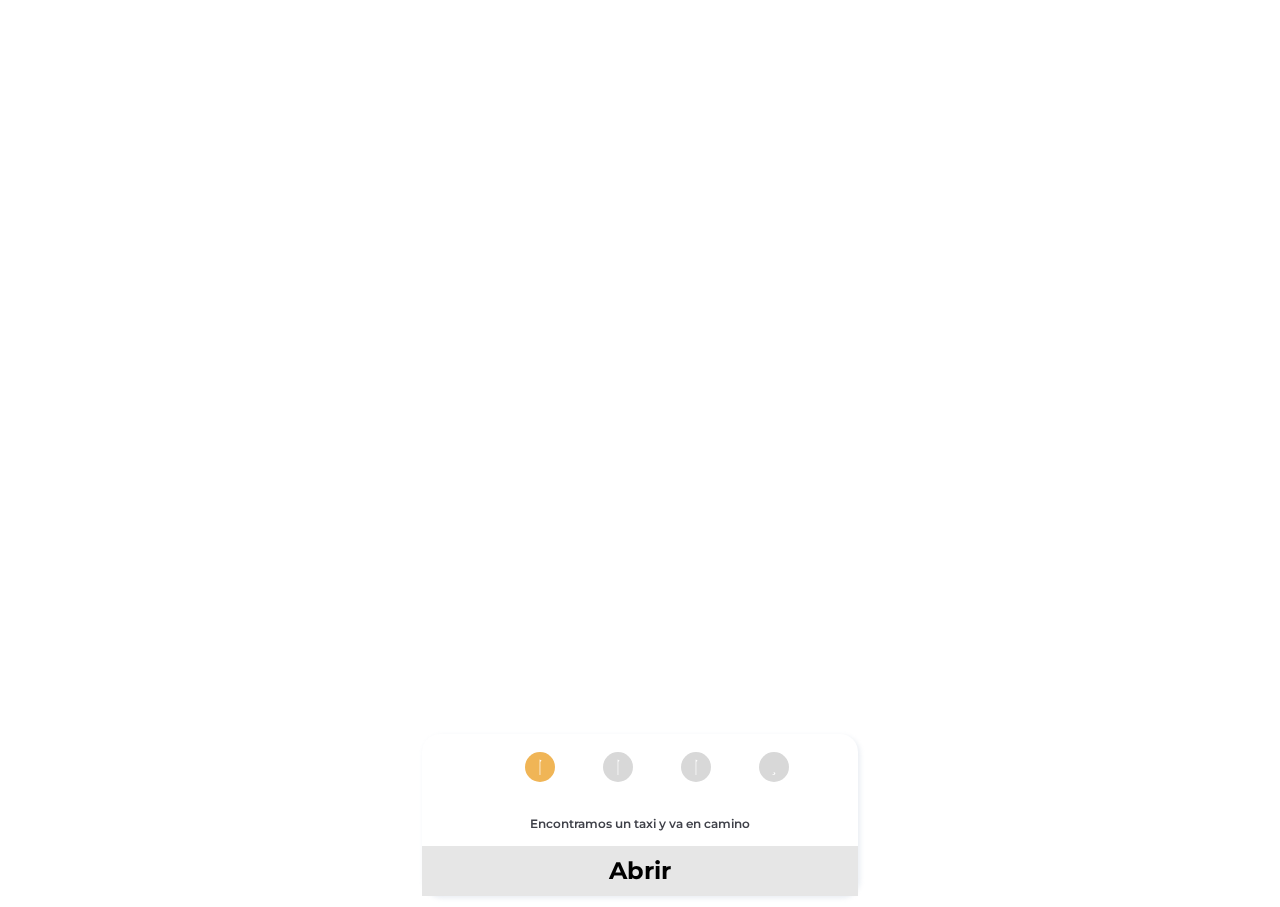
<file: perdir_taxi.html>
<!DOCTYPE HTML>
<!--[if IE 7 ]>    <html lang="en-gb" class="isie ie7 oldie no-js"> <![endif]-->
<!--[if IE 8 ]>    <html lang="en-gb" class="isie ie8 oldie no-js"> <![endif]-->
<!--[if IE 9 ]>    <html lang="en-gb" class="isie ie9 no-js"> <![endif]-->
<!--[if (gt IE 9)|!(IE)]><!--> <html lang="en-gb" class="no-js has-loader"> <!--<![endif]-->

<head>
<meta http-equiv="Content-Type" content="text/html; charset=utf-8">
<meta name="viewport" content="width=device-width, initial-scale=1, maximum-scale=1"> 
<title>Pedir taxi</title>

<!-- Favicon -->
	<link rel="shortcut icon" href="favicon.ico" type="image/ico">

<!-- CSS Stylesheets -->
	<link id="default-css" rel="stylesheet" href="style.css" type="text/css">
         
<!-- Google fonts -->  
	<link href='http://fonts.googleapis.com/css?family=Ubuntu:300,400,500,700' rel='stylesheet' type='text/css'>

<!-- Font Awesome -->
    <link rel="stylesheet" href="css/font-awesome.min.css" type="text/css">
    <link rel="stylesheet" href="https://use.fontawesome.com/releases/v5.7.2/css/all.css" integrity="sha384-fnmOCqbTlWIlj8LyTjo7mOUStjsKC4pOpQbqyi7RrhN7udi9RwhKkMHpvLbHG9Sr" crossorigin="anonymous">

<!--[if lt IE 9]>
	<script src="http://html5shim.googlecode.com/svn/trunk/html5.js"></script>
	
<![endif]-->
<script src="http://code.jquery.com/jquery-1.11.3.min.js"></script>


</head>

<body>

	<!-- inicio mapa--> 
	<div class="container-fluid">
		<div style="width: 100%; height: 100vh;">
			<iframe src="https://www.google.com/maps/embed?pb=!1m18!1m12!1m3!1d3976.818304215591!2d-74.11044218513177!3d4.626483396639141!2m3!1f0!2f0!3f0!3m2!1i1024!2i768!4f13.1!3m3!1m2!1s0x8e3f99589aa02237%3A0x48559f04ad5f2e7a!2sCentro%20Comercial%20Carrera!5e0!3m2!1ses!2sco!4v1592572044519!5m2!1ses!2sco" width="100%" height="100%" frameborder="0" style="border:0;" allowfullscreen="" aria-hidden="false" tabindex="0"></iframe>
		</div>
	</div>
	<!--  fin mapa -->
	<!--  inicio modulo--> 
	<div class="contenedor_modulo" style="text-align: center; background: transparent; /*height: 20px;*/ color:#B41642">
		<div class="container-contenido">
			<div class="contenedor_items_modulo">
				<ul class="posicion miga">
					<li class="active"><i class="fas fa-check"></i></li>
					<li><i class="fas fa-check"></i></li>
					<li><i class="fas fa-check"></i></li>
					<li><i class="fas fa-star"></i></li>
				</ul>
			</div>
			<p class="texto_centro">Encontramos un taxi y va en camino</p>
			<a href="#" id="btn-toggle" class="btn-toggle">Abrir</a>
			<section class="seccionToggle">
				<div class="wrap">
					<div class="contenido_info">
						<div class="foto_usuario"><img src="images/foto_usuario.png" alt=""></div>
						<div class="texto_info">Orlando suares</div>

					</div>
					<div class="contenido_info">
						<div class="conte_Icon"><i class="fas fa-phone icono_phone"></i></div>
						<div class="texto_info">314 345 3820</div>
					</div>
					<div class="contenido_info">
						<div class="taxi_icono"><img src="images/carrr_horiz.png" alt=""></div>
						<div class="texto_info_2">Kia - SHD211</div>
					</div>
					<div class="contenido_info">
						<div  style="width: 10px; height: 10px; background-color: #f0b556; border-radius: 5px; border:3px solid #1c203d; margin-top: 14px; margin-left: 10px;"></div>
						<div class="texto_info_2"><b>Inicio:</b> calle 146 A # 60 b</div>
					</div>
					<div class="contenido_info">
						<div  style="width: 10px; height: 10px; background-color: #f0b556; border-radius: 5px; border:2px solid #1c203d; margin-top: 14px; margin-left: 10px;"></div>
						<div class="texto_info_2"><b>Destino:</b> calle 146 A # 60 b</div>
					</div>
				</div>
			</section>
		</div>
	</div>
	<!-- fin  modulo -->

    
	<!-- **jQuery** -->

	<script >
		$(document).ready(function(){
		var estado = false;
	
		$('#btn-toggle').on('click',function(){
			$('.seccionToggle').slideToggle();
	
			if (estado == true) {
				$(this).text("Abrir");
				$('body').css({
					"overflow": "auto"
				});
				estado = false;
			} else {
				$(this).text("Cerrar");
				$('body').css({
					"overflow": "hidden"
				});
				estado = true;
			}
		});
	});
	</script>
	
	
   
</body>
</html>
</file>
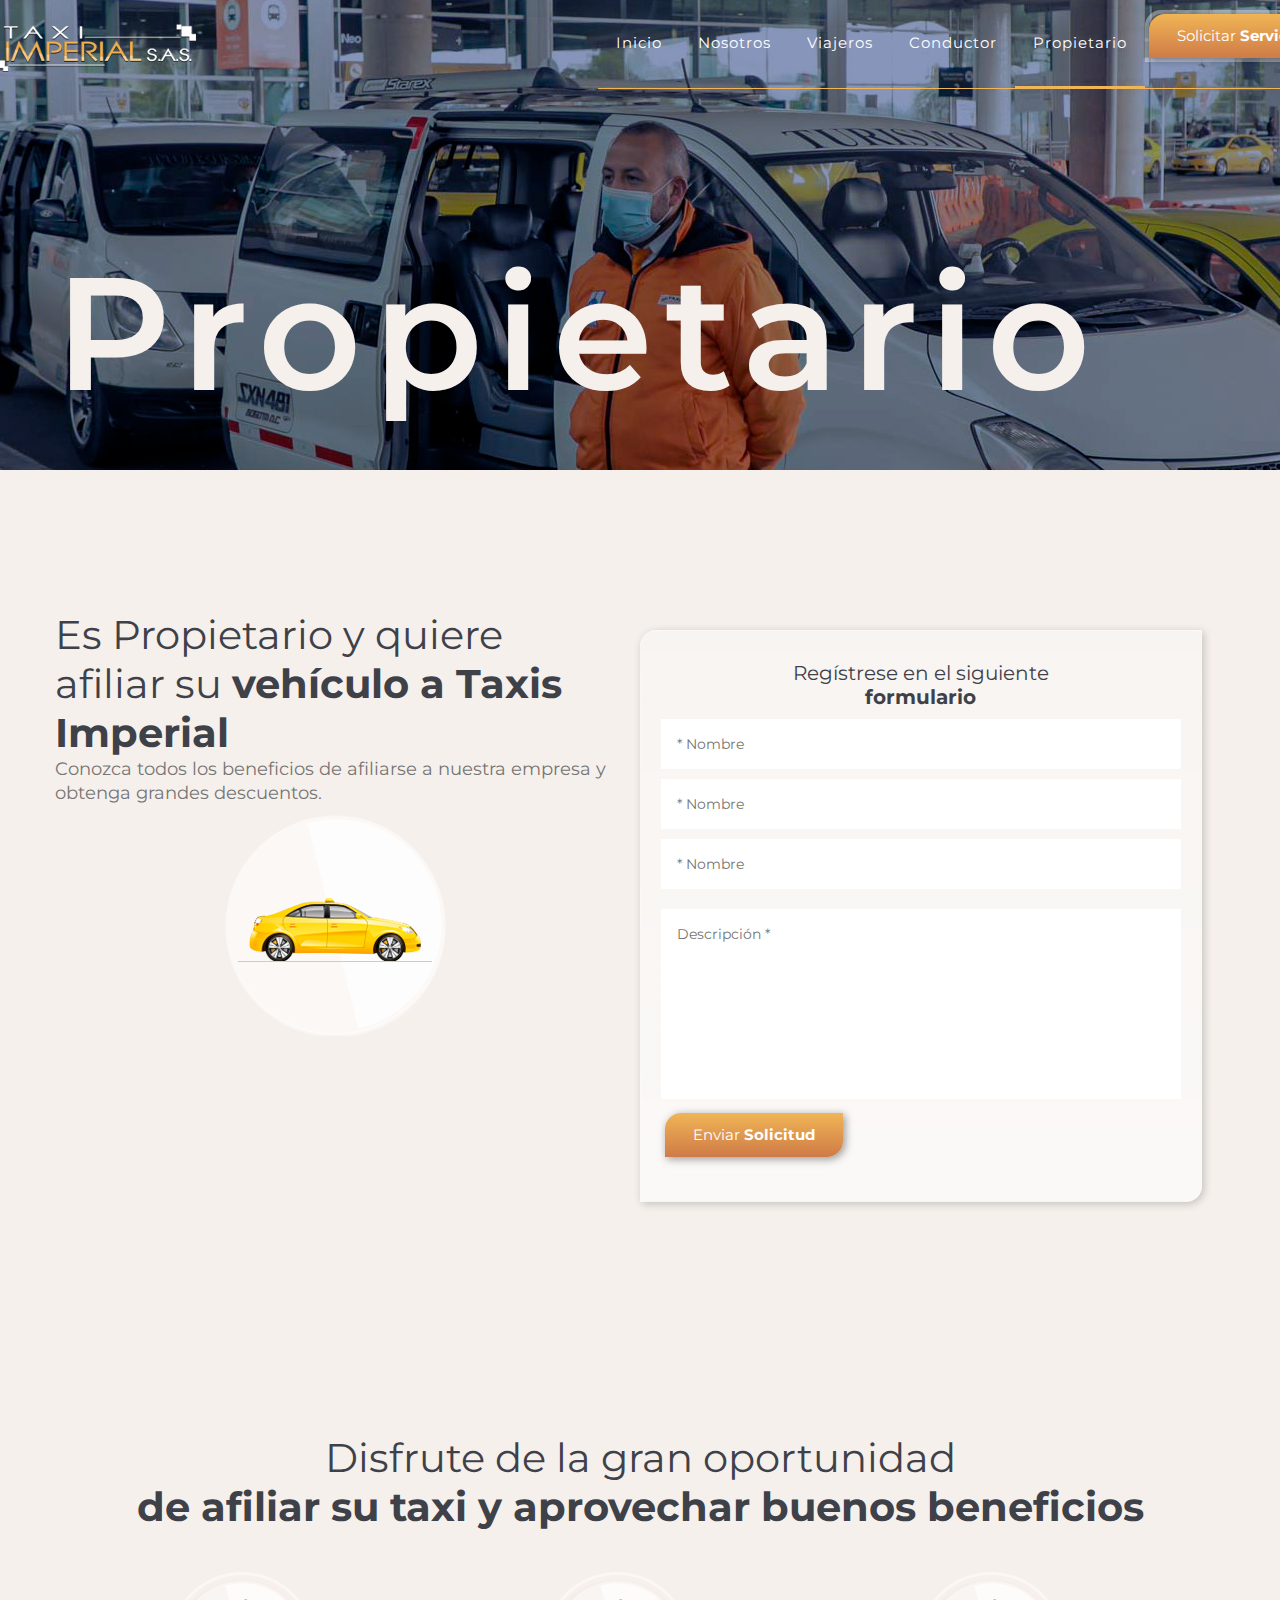
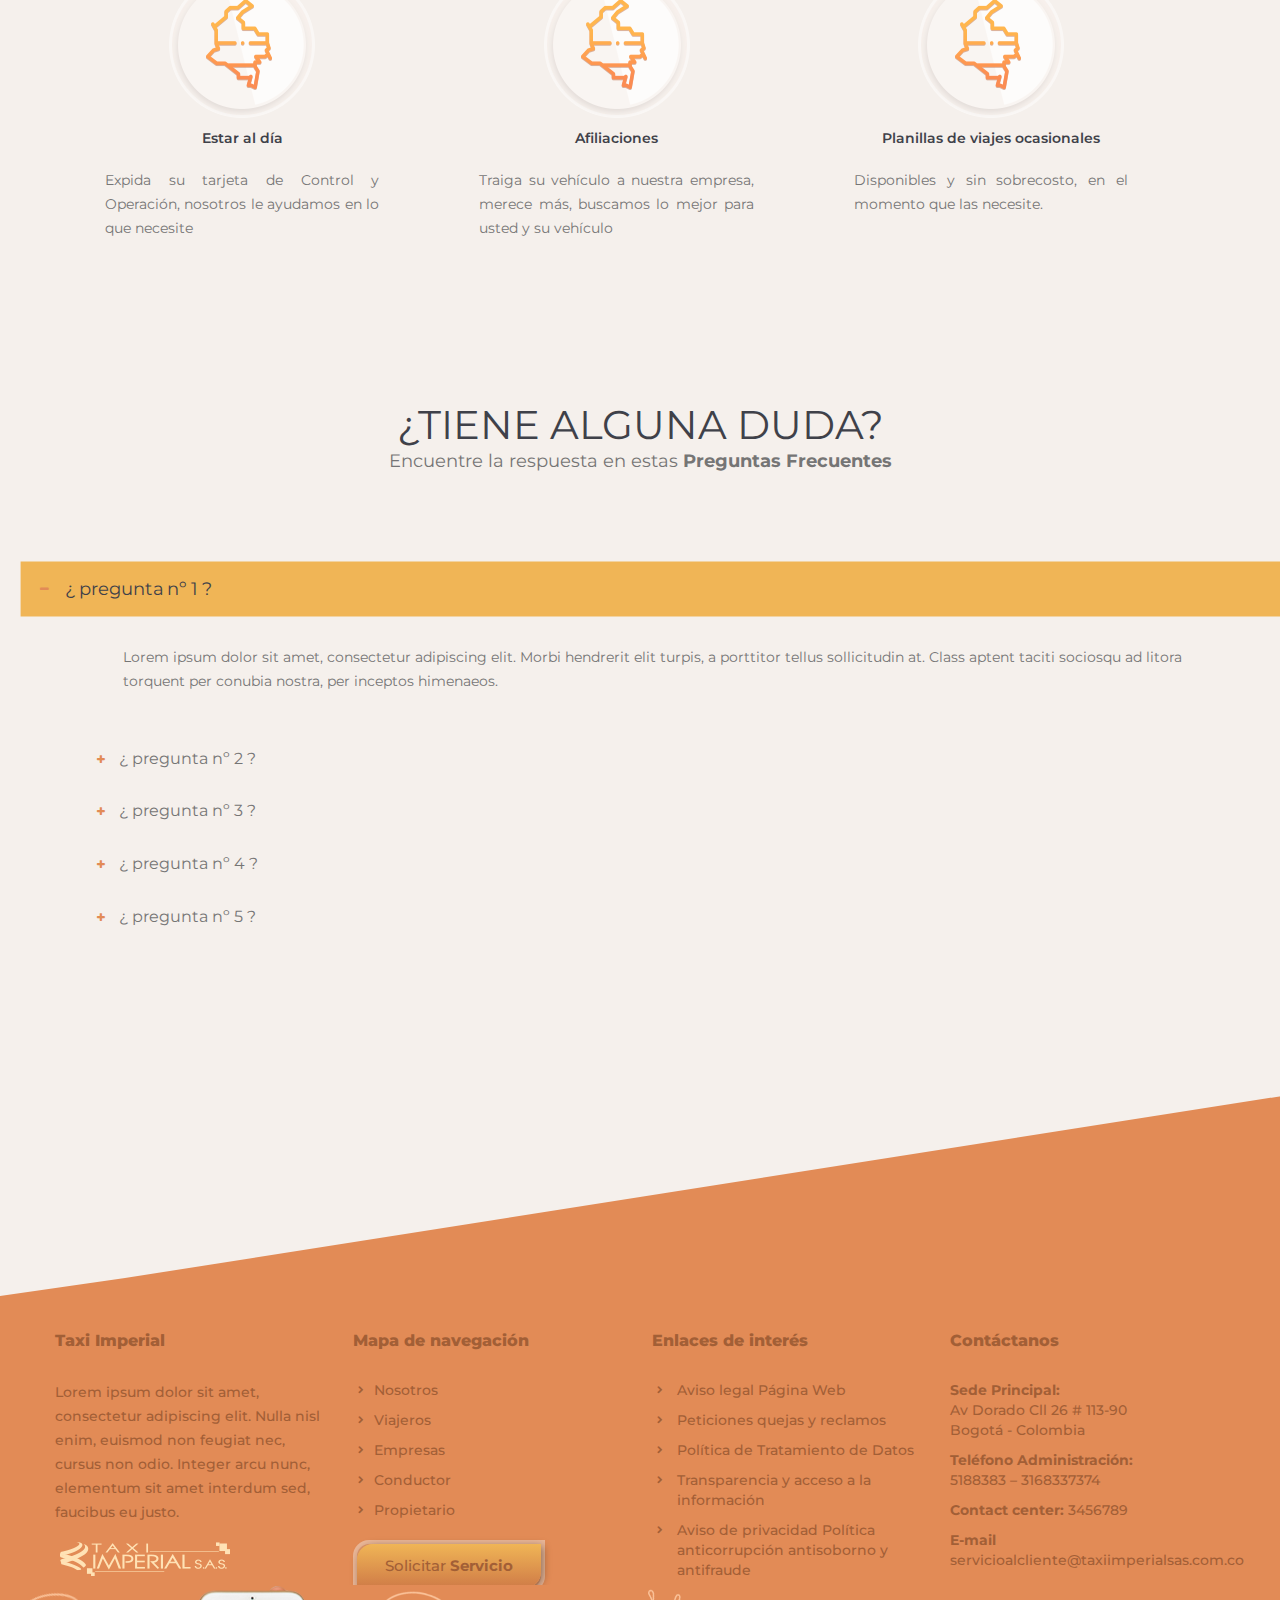
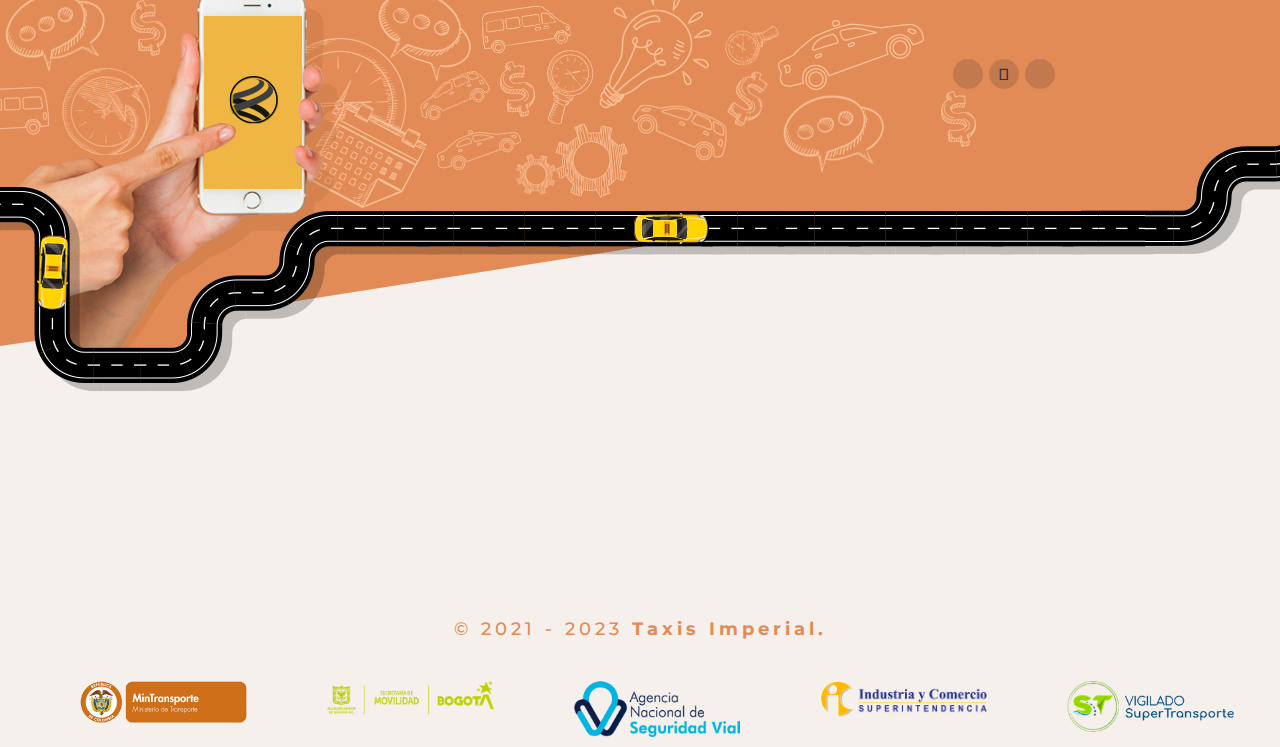
<file: propietario.html>
<!DOCTYPE HTML>
<!--[if IE 7 ]>    <html lang="en-gb" class="isie ie7 oldie no-js"> <![endif]-->
<!--[if IE 8 ]>    <html lang="en-gb" class="isie ie8 oldie no-js"> <![endif]-->
<!--[if IE 9 ]>    <html lang="en-gb" class="isie ie9 no-js"> <![endif]-->
<!--[if (gt IE 9)|!(IE)]><!--> <html lang="en-gb" class="no-js has-loader"> <!--<![endif]-->

<head>
<meta http-equiv="Content-Type" content="text/html; charset=utf-8">
<meta name="viewport" content="width=device-width, initial-scale=1, maximum-scale=1"> 
<title>Propietario</title>

<!-- Favicon -->
	<link rel="shortcut icon" href="favicon.ico" type="image/ico">

<!-- CSS Stylesheets -->
	<link id="default-css" rel="stylesheet" href="style.css" type="text/css">
    <link id="shortcodes-css" rel="stylesheet" href="css/shortcodes.css" type="text/css">
    <link id="responsive-css" rel="stylesheet" href="css/responsive.css" type="text/css">
    <link id="responsive-css" rel="stylesheet" href="css/carrusel.css" type="text/css">
	<link id="skin-css" rel="stylesheet" href="skins/electricblue/style.css" type="text/css">
    
<!-- Additional Stylesheets -->    
    <link rel="stylesheet" href="css/component.css" type="text/css">
    <link href="css/pace-theme-loading-bar.css" rel="stylesheet" media="all" />        
         
<!-- Google fonts -->  
	<link href='http://fonts.googleapis.com/css?family=Ubuntu:300,400,500,700' rel='stylesheet' type='text/css'>

<!-- Font Awesome -->
    <link rel="stylesheet" href="css/font-awesome.min.css" type="text/css">
    <link rel="stylesheet" href="https://use.fontawesome.com/releases/v5.7.2/css/all.css" integrity="sha384-fnmOCqbTlWIlj8LyTjo7mOUStjsKC4pOpQbqyi7RrhN7udi9RwhKkMHpvLbHG9Sr" crossorigin="anonymous">

<!--[if lt IE 9]>
    <script src="http://html5shim.googlecode.com/svn/trunk/html5.js"></script>
<![endif]-->

    <script type="text/javascript" src="js/modernizr-2.6.2.min.js"></script>
   	

</head>

<body>
	<!-- **Wrapper** -->
 	<div class="wrapper">
    
        <!--<div id="loader-wrapper">
            <div class="loader">
           the component 
                <div class="pre-loader"></div>                    
            </div>
        </div> -->
                        <!-- **Header Wrapper** -->
                        <div id="header-wrapper">   
                            <!-- **Header** -->     
                            <header id="header" class="header3">
                                <div class="container">
                                    <!-- **Logo** -->
                                    <div id="logo">
                                        <a href="index.html"> <img src="images/logo.png" alt="logo"> </a>
                                    </div><!-- **Logo Ends** -->
                                    
                                    <!-- **Main-Menu Navigation** -->
                                    <nav id="main-menu">
                                        <div class="main-menuwrapper nav-line">
                                            <ul class="dl-menu">
                                                <li> <a href="index.html" title="">  </span> Inicio </a>
                                                </li>
                                                
                                                <li> <a href="nosotros.html" title="">  Nosotros </a>
                                                                             
                                                </li> 
                                                
                                                <li > <a href="viajeros.html" title="">  Viajeros </a>                     
                                                        
                                                </li> 
                                                
                                                <li> <a href="conductor.html" title="">   Conductor </a> </li>                                 
                    
                                                <li class="home"> <a href="propietario.html" title="">  Propietario</a>                            
                                                </li>
                                            </ul>
                                            <div class="boton-header-01">
                                                <a class="dt-sc-button alignleft ocean margen-boton-header " target="_blank" href="#"><span class="interior_boton boton-header-01"> Solicitar <b>Servicio</b></span></a>
                                            </div>
                                            <div class="boton-header-02">
                                                <a class="dt-sc-button alignleft ocean margen-boton-header " target="_blank" href="#"><span class="menu-icon fa fa-home interior_icono ta-icon"></br><b class="texto-boton-2">solicitar</br> servicio</b></span></a>
        
                                            </div>
                                            
                                                
                                        </div>
                                        <div id="dl-menu" class="dl-menuwrapper"> </div>
                                    </nav> <!-- **Main-Menu Navigation Ends** -->               
                                </div>                
                            </header> <!-- **Header Ends** -->
                        </div> <!-- **Header Wrapper Ends** --> 
                        
                        

    	
        
   
        
        <!-- **Main** -->        
        <div id="main" style="background-color: #f5f0ec;">
            <div class="fullwidth-section dt-sc-parallax" style="background-image: url(images/slider-internas/nosotros.jpg);" >
               
                <div class="fullwidth-bg">	
                    <div class="container">
                            

                        <div class="dt-sc-hr-invisible-medium"></div>   
                        <div class="dt-sc-clear"></div> 

                        <div style="width: 100%; height: 350px; display: block;"></div>                                                                            
                        <div class="dt-sc-hr-invisible"></div>   
                        <div class="dt-sc-clear"></div>                                                                                                                                                    

                    </div>
                </div>
            </div>
            <section class="content-main_2">  
            	<!-- **Container** -->                
                <div class="container">
                    <!-- **Primary** -->
                    <div class="content-full-width" id="primary">
                        <h1 style="margin-top: -255px; color:#f5f0ec; font-size: 160px; letter-spacing: 12px; font-weight: 600;">Propietario</h1>
  
                    </div> <!-- **Primary Ends** -->
                                  
                </div> <!-- **Container Ends** --> 
            </section>  <!-- **Content Main Ends** -->
            <section class="content" id="features">
            
                
                        	
                
                <!-- **Content Main** -->
                <div class="content-main">    
                
                    <div class="fullwidth-section">
                        <div class="fullwidth-bg">	
                            <div class="container">    
                            
                            	<div class="dt-sc-one-half column first">
                                    <h1 style="margin-top: 20px; text-align:left;">Es Propietario y quiere afiliar su <b>vehículo a Taxis Imperial</b></h1>
                                    <p style="text-align: left: ;; font-size: 18px;">Conozca todos los beneficios de afiliarse a nuestra empresa y obtenga grandes descuentos.</p>
                                	<img class="aligncenter" src="images/taxis/taxi-normal.png" alt="device-image">
                                </div> 
                                
                                <div class="dt-sc-one-half column">
                                    <div class="contenedor_app_viajero">
                                        <h3 style="margin-top: 20px; text-align: center;">Regístrese en el siguiente</br> <b>formulario</b></h3>
                                        <form method="post" class="contact-frm" action="php/send.php" name="frmcontact">
                                            <div class="dt-sc-one-column column"><input type="text" name="txtname" placeholder="* Nombre" required> </div>
                                            <div class="dt-sc-one-column column"><input type="text" name="txtname" placeholder="* Nombre" required> </div>
                                            <div class="dt-sc-one-column column"><input type="text" name="txtname" placeholder="* Nombre" required> </div>
                                            <div class="clear"> </div>
                                            <textarea name="txtmessage" placeholder="Descripción *" required></textarea>
                                            <a class="dt-sc-button    alignleft  ocean" target="_blank" href="#"><span class="interior_boton"> Enviar <b>Solicitud</b></span></a> <div class="dt-sc-clear"></div>
                                            <div style="width: 100%; height: 30px;"> </div>
                                            
                                           
                                            
                                        </form>

                                    </div>
                                            
                                </div>
                                
                                <div class="dt-sc-hr-invisible-small"></div>   
                                <div class="dt-sc-clear"></div>                                   
                                
                        </div>
                    </div>    
                     
                </div> <!-- **Content Main Ends** -->
            </section>
            <section class="content-main_2">  
            	<!-- **Container** -->                
                <div class="container">
                    <!-- **Primary** -->
                    <div class="content-full-width" id="primary">
                        <h1 style="margin-top: -174px; color:#f5f0ec; font-size: 160px; letter-spacing: 12px; font-weight: 600;">Conductor</h1>
                        <div class="fullwidth-bg">	
                            <div class="container">
                                <h1 style="margin-top: 80px; text-align: center;">Disfrute de la gran oportunidad </br><b>de afiliar su taxi y aprovechar buenos beneficios</b></h1>
                                
                                <div style="padding: 40px 0px 40px 0px; display:block;">
                                    
                                    <div class="column dt-sc-two-sixth first">
                                        <div class="dt-sc-animate-num">
                                            <div>
                                                <img src="images/datos/03.png" alt="animate-icon1">
                                            </div>
                                            <span style="text-align: center;">Estar al día</span>
                                            <p style="text-align:justify; font-size: 14px;">Expida su tarjeta de Control y Operación, nosotros le ayudamos en lo que necesite</p>
                                            
                                        </div>
                                    </div>
                                    <div class="column dt-sc-two-sixth first">
                                        <div class="dt-sc-animate-num">
                                            <div>
                                                <img src="images/datos/03.png" alt="animate-icon1">
                                            </div>
                                            <span style="text-align: center;">Afiliaciones</span>
                                            <p style="text-align:justify; font-size: 14px;">Traiga su vehículo a nuestra empresa, merece más, buscamos lo mejor para usted y su vehículo</p>
                                            
                                        </div>
                                    </div>
                                    <div class="column dt-sc-two-sixth first">
                                        <div class="dt-sc-animate-num">
                                            <div >
                                                <img src="images/datos/03.png" alt="animate-icon1">
                                            </div>
                                            <span style="text-align: center;">Planillas de viajes ocasionales</span>
                                            <p style="text-align:justify; font-size: 14px;">Disponibles y sin sobrecosto, en el momento que las necesite.</p>
                                        
                                        </div>
                                    </div>
                                    <div class="dt-sc-hr-invisible-small"></div>
                                    <div class="dt-sc-hr-invisible-small"></div>
                                    <div class="dt-sc-clear"></div>

                                </div>
                            </div>
                        </div>
                    </div> <!-- **Primary Ends** -->
                                  
                </div> <!-- **Container Ends** --> 
            </section>  <!-- **Content Main Ends** -->
            <section class="content" id="features">
            
                <h1 style="margin-top: 30px; text-align: center;">¿TIENE ALGUNA DUDA?</h1>
                <p style="text-align: center; font-size: 18px;">Encuentre la respuesta en estas<b> Preguntas Frecuentes</b></p>
                        	
                
                <!-- **Content Main** -->
                <div class="content-main">    
                
                    <div class="fullwidth-section">
                        <div class="fullwidth-bg">	
                            <div class="container"> 
                                <div class="column dt-sc-five-sixth_2">
                                    
                                    <div class="dt-sc-toggle-set">
                                        <div class="dt-sc-toggle-frame">
                                            <h5 class="dt-sc-toggle-accordion active"><a href="#" title="">¿ pregunta nº 1 ?</a></h5>	
                                            <div class="dt-sc-toggle-content">
                                                <div class="dt-sc-block"><p>Lorem ipsum dolor sit amet, consectetur adipiscing elit. Morbi hendrerit elit turpis, a porttitor tellus sollicitudin at. Class aptent taciti sociosqu ad litora torquent per conubia nostra, per inceptos himenaeos.</p></div>
                                            </div>
                                        </div>
                                        
                                        <div class="dt-sc-toggle-frame">
                                            <h5 class="dt-sc-toggle-accordion"><a href="#" title="">¿ pregunta nº 2 ?</a></h5>
                                            <div class="dt-sc-toggle-content">
                                                <div class="dt-sc-block"><p>Lorem ipsum dolor sit amet, consectetur adipiscing elit. Morbi hendrerit elit turpis, a porttitor tellus sollicitudin at. Class aptent taciti sociosqu ad litora torquent per conubia nostra, per inceptos himenaeos.</p></div>
                                            </div>
                                        </div>
                                        
                                        <div class="dt-sc-toggle-frame last">
                                            <h5 class="dt-sc-toggle-accordion"><a href="#" title="">¿ pregunta nº 3 ?</a></h5>
                                            <div class="dt-sc-toggle-content">
                                                <div class="dt-sc-block"><p>Lorem ipsum dolor sit amet, consectetur adipiscing elit. Morbi hendrerit elit turpis, a porttitor tellus sollicitudin at. Class aptent taciti sociosqu ad litora torquent per conubia nostra, per inceptos himenaeos.</p></div>
                                            </div>
                                        </div>
                                        <div class="dt-sc-toggle-frame last">
                                            <h5 class="dt-sc-toggle-accordion"><a href="#" title="">¿ pregunta nº 4 ?</a></h5>
                                            <div class="dt-sc-toggle-content">
                                                <div class="dt-sc-block"><p>Lorem ipsum dolor sit amet, consectetur adipiscing elit. Morbi hendrerit elit turpis, a porttitor tellus sollicitudin at. Class aptent taciti sociosqu ad litora torquent per conubia nostra, per inceptos himenaeos.</p></div>
                                            </div>
                                        </div>
                                        <div class="dt-sc-toggle-frame last">
                                            <h5 class="dt-sc-toggle-accordion"><a href="#" title="">¿ pregunta nº 5 ?</a></h5>
                                            <div class="dt-sc-toggle-content">
                                                <div class="dt-sc-block"><p>Lorem ipsum dolor sit amet, consectetur adipiscing elit. Morbi hendrerit elit turpis, a porttitor tellus sollicitudin at. Class aptent taciti sociosqu ad litora torquent per conubia nostra, per inceptos himenaeos.</p></div>
                                            </div>
                                        </div>
                                    </div>
                                </div> 
                        <div class="dt-sc-hr-invisible"></div>
                        <div class="dt-sc-clear"></div>  
                    </div>    
                     
                </div> <!-- **Content Main Ends** -->
            </section>                   
            
            <div id="miModal_3" class="modal">
                <div class="modal-contenido">
                  <a href="#" style="position: absolute;z-index: 222;top: -43px;right: 0px; font-size: 30px; color: #C3DC00;"><i class="far fa-times-circle"></i></a>
                      <div class="video">
                   <iframe class="esdacode_video" src="https://www.youtube.com/embed/mcxaBBvIqgU?start=6" frameborder="0" allow="accelerometer; autoplay; clipboard-write; encrypted-media; gyroscope; picture-in-picture" allowfullscreen></iframe>
                </div>
                </div>  
              </div>
              <!-- The Modal -->
               <!-- ** inicio Footer** -->
              <div style="float: right; width: 100%; background-color: #f5f0ec;">
                <div style="width: 100%; height: 250px; display:block;position: absolute;">
                
                
                </div>
                <div class="dt-sc-hr-invisible-small"></div>
                <div style="width: 0px;
                height: 0px;
                border-right: 1297px solid #e28b56;
                border-top: 204px solid transparent;
                border-left: 125px solid transparent;
                border-bottom: 18px solid #e28b56;"></div>
    
            </div>  
          
          <footer id="footer" style="background-color:#e28b56;" >
               
              <div class="container">
                  <div class="column dt-sc-one-fourth first">
                      <aside class="widget textwidget">
                          <h3 class="widgettitle">Taxi Imperial<span></span></h3>
                          <p><strong></strong> Lorem ipsum dolor sit amet, consectetur adipiscing elit. Nulla nisl enim, euismod non feugiat nec, cursus non odio. Integer arcu nunc, elementum sit amet interdum sed, faucibus eu justo. </p>
                          <img src="images/logov3.png">
                      </aside>
                    
                  </div>
                  
                  <div class="column dt-sc-one-fourth">
                      <aside class="widget widget_links">
                          <h3 class="widgettitle">Mapa de navegación<span></span></h3>
                          <ul>
                              <li><a href="#" title="">Nosotros</a></li>
                              <li><a href="#" title="">Viajeros</a></li>
                              <li><a href="#" title="">Empresas</a></li>
                              <li><a href="#" title="">Conductor</a></li>
                              <li><a href="#" title="">Propietario</a></li>
                                                          
                          </ul>
                          <a class="dt-sc-button    alignleft  ocean" target="_blank" href="#"><span class="interior_boton"> Solicitar <b>Servicio</b></span></a> <div class="dt-sc-clear"></div>
                      </aside>                
                  </div>
                  <div class="column dt-sc-one-fourth">
                      <aside class="widget widget_links">
                          <h3 class="widgettitle">Enlaces de interés<span></span></h3>
                          <ul>
                              <li><a href="#" title="" style="padding-left: 20px;">Aviso legal Página Web</a></li>
                              <li><a href="#" title="" style="padding-left: 20px;">Peticiones quejas y reclamos</a></li>
                              <li><a href="#" title="" style="padding-left: 20px;">Política de Tratamiento de Datos</a></li>
                              <li><a href="#" title="" style="padding-left: 20px;">Transparencia y acceso a la información</a></li>
                              <li><a href="#" title="" style="padding-left: 20px;">Aviso de privacidad Política anticorrupción antisoborno y antifraude</a></li>
                                                          
                          </ul>
                      </aside> 
                  </div>
                  
                  <div class="column dt-sc-one-fourth">
                      <aside class="widget widget_newsletter">
                          <h3 class="widgettitle">Contáctanos<span></span></h3>
                          <ul>
                              <li><a href="#" title="" style=" padding-bottom: 10px;"><b>Sede Principal:</b></br>Av Dorado Cll 26 # 113-90</br>
                                  Bogotá - Colombia</a></li>
                                  <li><a href="#" title="" style=" padding-bottom: 10px;"><b>Teléfono Administración:</b></br>5188383 –
                                      3168337374</a></li>
                                  <li><a href="#" title="" style=" padding-bottom: 10px;"><b>Contact center: </b>3456789 </a></li>
                              
                                  <li><a href="#" title="" style=" padding-bottom: 10px;"><b>E-mail</b></br>servicioalcliente@taxiimperialsas.com.co </a></li>
                                                          
                          </ul>
                      </aside>
                      
                      <div class="widget textwidget">
                          <h3 class="widgettitle">Nuestras redes sociales<span></span></h3>   
                          <ul class="dt-sc-social-icons">
                              <li class="facebook"><a class="fab fa-facebook-f" href="#"></a></li>
                              <li class="google"><a class="fab fa-google" href="#"> </a></li>                    
                              <li class="linkedin"><a class="fab fa-linkedin-in" href="#"></a></li>
                             
                          </ul>                                   	
                     </div>     
                                
                  </div>
                  
              </div>
              
              <div style="width: 0px;
              height: 0px;
              float: left;
              display: inline-block;
              border-right: 1297px solid #f5f0ec;
              border-top: 204px solid transparent;
              border-left: 125px solid transparent;
              border-bottom: 18px solid #f5f0ec;"></div>
              <div class="copyright">        	
                  <div class="container">
                      <p style="color: #e28b56; padding-top: 50px; letter-spacing: 4px; font-size: 18px;"> © 2021 - 2023 <b>Taxis Imperial.</b></p>        	
                  </div> 
              </div>
              <div class="copyright_2">        	
                  <div class="container-fluid ">
                      <div class="column dt-sc-one-sixth first_3">
                          <a href="#"><img src="images/logo_mintransporte/mintransporte.png"> </a></div>
                      <div class="column dt-sc-one-sixth first_3">
                          <a href=""><img src="images/logo_mintransporte/secretariamovilidad.png"></a>
                        
                      </div>
                      <div class="column dt-sc-one-sixth first_3">
                          <a href=""><img src="images/logo_mintransporte/seguridadvial.png"></a>
                        
                      </div>
                      <div class="column dt-sc-one-sixth first_3">
                          <a href=""><img src="images/logo_mintransporte/superintendencia.png"></a>
                        
                      </div>
                      <div class="column dt-sc-one-sixth first_3">
                          <a href=""><img src="images/logo_mintransporte/supertransporte.png"></a>
                        
                      </div>
                                 
                  </div>
              </div>
              <div style="width: 921px; height: 486px; position: absolute; margin-top: 254px; left: 0; display: block;">
                  <img src="images/footer/imagen-01.png">
              </div>              
          </footer> <!-- **Footer Ends** -->        
  
                  
 
        
        
	</div> <!-- **Wrapper Ends** --> 
    
	<!-- **jQuery** -->

	<script src="js/jquery.js"></script>
    <script src="js/jquery-migrate-1.2.1.min.js"></script>
    
    <script type="text/javascript" src="js/pace.min.js"></script>

    <script type="text/javascript" src="js/jquery.sticky.js"></script>    
    <script type="text/javascript" src="js/jquery.dlmenu.js"></script>
	<script type="text/javascript" src="js/inview.js"></script>
	<script type="text/javascript" src="js/jquery.ui.totop.min.js"></script>    
	<script type="text/javascript" src="js/twitter/jquery.tweet.min.js"></script>
    
	<script type="text/javascript" src="js/jquery-easing-1.3.js"></script>
    <script type="text/javascript" src="js/jquery.isotope.min.js"></script>
    <script type="text/javascript" src="js/carrusel.js"></script> 

	<script type="text/javascript" src="js/jquery.carouFredSel-6.2.0-packed.js"></script>
	<script type="text/javascript" src="js/jquery.fitvids.js"></script>        
	<script type="text/javascript" src="js/jquery.bxslider.js"></script>

    <script src="js/jquery.validate.min.js"></script>
    
	<script type="text/javascript" src="js/custom.js"></script>  
    
</body>
</html>
</file>
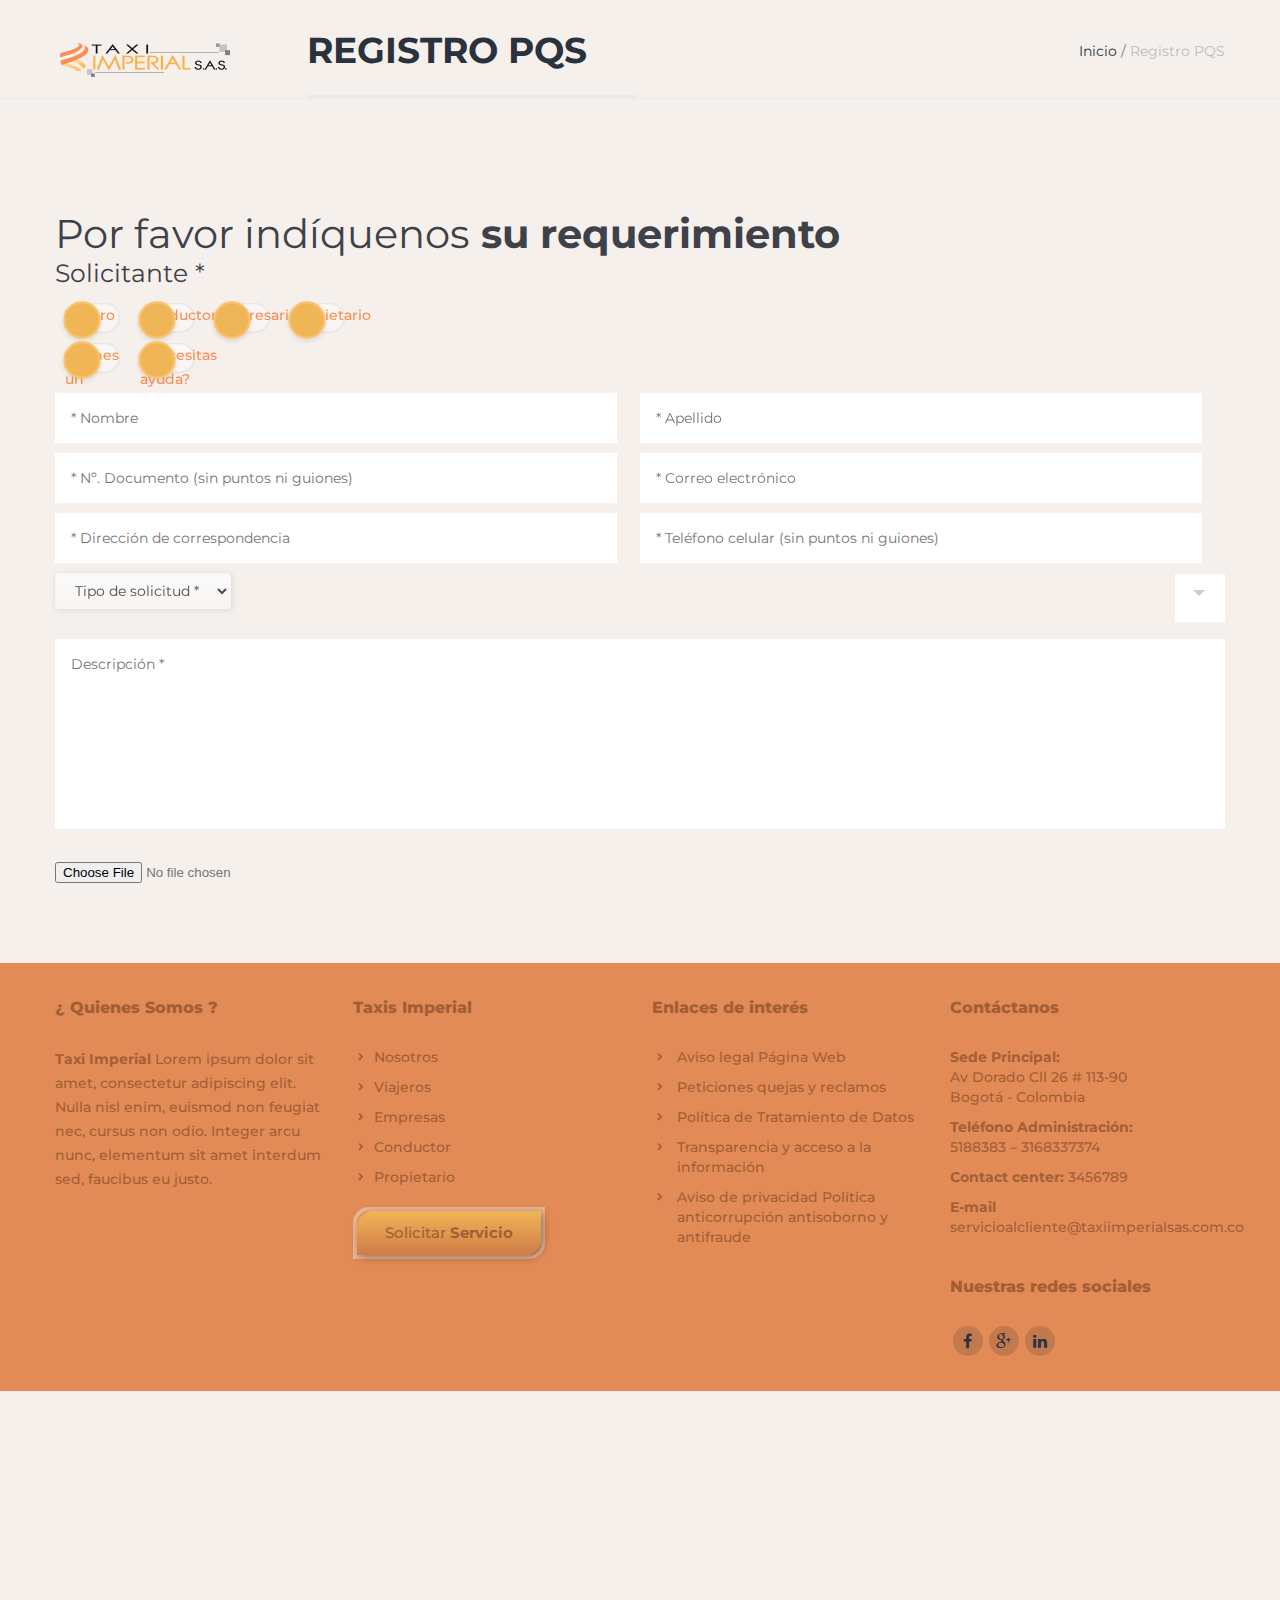
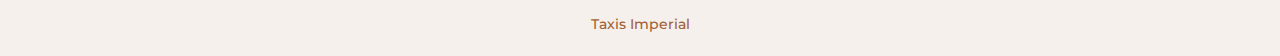
<file: registro_pqs.html>
<!DOCTYPE HTML>
<!--[if IE 7 ]>    <html lang="en-gb" class="isie ie7 oldie no-js"> <![endif]-->
<!--[if IE 8 ]>    <html lang="en-gb" class="isie ie8 oldie no-js"> <![endif]-->
<!--[if IE 9 ]>    <html lang="en-gb" class="isie ie9 no-js"> <![endif]-->
<!--[if (gt IE 9)|!(IE)]><!--> <html lang="en-gb" class="no-js has-loader"> <!--<![endif]-->

<head>
<meta http-equiv="Content-Type" content="text/html; charset=utf-8">
<meta name="viewport" content="width=device-width, initial-scale=1, maximum-scale=1"> 
<title>Registro PQS</title>

<!-- Favicon -->
	<link rel="shortcut icon" href="favicon.ico" type="image/ico">

<!-- CSS Stylesheets -->
	<link id="default-css" rel="stylesheet" href="style.css" type="text/css">
    <link id="shortcodes-css" rel="stylesheet" href="css/shortcodes.css" type="text/css">
	<link id="responsive-css" rel="stylesheet" href="css/responsive.css" type="text/css">
	<link id="skin-css" rel="stylesheet" href="skins/electricblue/style.css" type="text/css">
    
<!-- Additional Stylesheets -->    
    <link rel="stylesheet" href="css/component.css" type="text/css">
    <link href="css/pace-theme-loading-bar.css" rel="stylesheet" media="all" />        
         
<!-- Google fonts -->  
	<link href='http://fonts.googleapis.com/css?family=Ubuntu:300,400,500,700' rel='stylesheet' type='text/css'>

<!-- Font Awesome -->
	<link rel="stylesheet" href="css/font-awesome.min.css" type="text/css">

<!--[if lt IE 9]>
    <script src="http://html5shim.googlecode.com/svn/trunk/html5.js"></script>
<![endif]-->

    <script type="text/javascript" src="js/modernizr-2.6.2.min.js"></script> 	

</head>

<body>
	<!-- **Wrapper** -->
 	<div class="wrapper">
    
        <!--<div id="loader-wrapper">
            <div class="loader">
           the component 
                <div class="pre-loader"></div>                    
            </div>
        </div> -->

    	
        
   
        
        <!-- **Main** -->        
		<div id="main" style="background-color: #f5f0ec;">
        	<!-- **Breadcrumb Section** -->
            <div class="breadcrumb-section">
                  <div class="container">
                    <a href="index.html"> <img src="images/logov2.png" alt="logo"> </a>
	                <h1>Registro PQS</h1>
                    <div class="breadcrumb">
                    <a href="index.html" title="">Inicio</a> / <span>Registro PQS</span>
                    </div>
                  </div>
            </div> <!-- **Breadcrumb Section Ends** -->
            
            <!-- **Content Main** -->
            <section class="content-main">  
            	<!-- **Container** -->                
                <div class="container">
                    <!-- **Primary** -->
                    <div class="content-full-width" id="primary">
                        <h1 style="margin-top: 30px;"><span>Por favor indíquenos<b> su requerimiento</b></span></h1>
                        <div class="dt-sc-one-column">                                                        
                            <h2 >Solicitante *</h2>
                            <div style="width: 100%; display: flex; margin: 10px 0;">
                                    <div class="form-check" style="margin: 0 10px;">
                                        <input class="form-check-input" type="checkbox" value="" id="defaultCheck1">
                                        <label class="form-check-label" for="defaultCheck1">
                                        Viajero
                                        </label>
                                    </div>
                                    <div class="form-check" style="margin: 0 10px;">
                                        <input class="form-check-input" type="checkbox" value="" id="defaultCheck1">
                                        <label class="form-check-label" for="defaultCheck1">
                                        Conductor
                                        </label>
                                    </div>
                                    <div class="form-check" style="margin: 0 10px;">
                                        <input class="form-check-input" type="checkbox" value="" id="defaultCheck1">
                                        <label class="form-check-label" for="defaultCheck1">
                                        Empresarial
                                        </label>
                                    </div>
                                    <div class="form-check" style="margin: 0 10px;">
                                        <input class="form-check-input" type="checkbox" value="" id="defaultCheck1">
                                        <label class="form-check-label" for="defaultCheck1">
                                        Propietario
                                        </label>
                                    </div>
                            </div>
                            <div style="width: 100%; display: flex; margin: 10px 0;">
                                <div class="form-check" style="margin: 0 10px;">
                                    <input class="form-check-input" type="checkbox" value="" id="defaultCheck1">
                                    <label class="form-check-label" for="defaultCheck1">
                                        ¿Tienes un comentario?
                                    </label>
                                </div>
                                <div class="form-check" style="margin: 0 10px;">
                                    <input class="form-check-input" type="checkbox" value="" id="defaultCheck1">
                                    <label class="form-check-label" for="defaultCheck1">
                                        ¿Necesitas ayuda?
                                    </label>
                                </div>
                                
                        </div>
                            <div id="ajax_contact_msg"></div>
                            <form method="post" class="contact-frm" action="php/send.php" name="frmcontact">
                                <div class="dt-sc-one-half column first"><input type="text" name="txtname" placeholder="* Nombre" required> </div>
                                <div class="dt-sc-one-half column"><input type="email" name="txtemail" placeholder="* Apellido" required></div>
                                <div class="dt-sc-one-half column first"><input type="text" name="txtname" placeholder="* Nº. Documento (sin puntos ni guiones)" required> </div>
                                <div class="dt-sc-one-half column"><input type="email" name="txtemail" placeholder="* Correo electrónico" required></div>
                                <div class="dt-sc-one-half column first"><input type="text" name="txtname" placeholder="* Dirección de correspondencia" required> </div>
                                <div class="dt-sc-one-half column"><input type="email" name="txtemail" placeholder="* Teléfono celular (sin puntos ni guiones)" required></div>
                                <div class="dt-sc-one-column column"><select id="inputState" class="form-control">
                                    <option selected>Tipo de solicitud *</option>
                                    <option>...</option>
                                  </select></div>
                             
                                <div class="clear"> </div>
                                <textarea name="txtmessage" placeholder="Descripción *" required></textarea>
                                <div style="width: 100%; height: 30px;"> </div>
                                <div class="dt-sc-one-column column"><input type="file" class="form-control-file" id="exampleFormControlFile1"></div>
                                
                            </form>
                        </div>     

                    </div> <!-- **Primary Ends** -->
                                  
                </div> <!-- **Container Ends** --> 
            </section>  <!-- **Content Main Ends** -->
            
          
        
                <!-- **Footer** -->
                <footer id="footer" style="background-color:#e28b56;" >
             
                    <div class="container">
                        <div class="column dt-sc-one-fourth first">
                            <aside class="widget textwidget">
                                <h3 class="widgettitle">¿ Quienes Somos ?<span></span></h3>
                                <p><strong>Taxi Imperial</strong> Lorem ipsum dolor sit amet, consectetur adipiscing elit. Nulla nisl enim, euismod non feugiat nec, cursus non odio. Integer arcu nunc, elementum sit amet interdum sed, faucibus eu justo. </p>
                            </aside>
                        </div>
                        
                        <div class="column dt-sc-one-fourth">
                            <aside class="widget widget_links">
                                <h3 class="widgettitle">Taxis Imperial<span></span></h3>
                                <ul>
                                    <li><a href="#" title="">Nosotros</a></li>
                                    <li><a href="#" title="">Viajeros</a></li>
                                    <li><a href="#" title="">Empresas</a></li>
                                    <li><a href="#" title="">Conductor</a></li>
                                    <li><a href="#" title="">Propietario</a></li>
                                                                
                                </ul>
                                <a class="dt-sc-button    alignleft  ocean" target="_blank" href="#"><span class="interior_boton"> Solicitar <b>Servicio</b></span></a> <div class="dt-sc-clear"></div>
                            </aside>                
                        </div>
                        <div class="column dt-sc-one-fourth">
                            <aside class="widget widget_links">
                                <h3 class="widgettitle">Enlaces de interés<span></span></h3>
                                <ul>
                                    <li><a href="#" title="" style="padding-left: 20px;">Aviso legal Página Web</a></li>
                                    <li><a href="#" title="" style="padding-left: 20px;">Peticiones quejas y reclamos</a></li>
                                    <li><a href="#" title="" style="padding-left: 20px;">Política de Tratamiento de Datos</a></li>
                                    <li><a href="#" title="" style="padding-left: 20px;">Transparencia y acceso a la información</a></li>
                                    <li><a href="#" title="" style="padding-left: 20px;">Aviso de privacidad Política anticorrupción antisoborno y antifraude</a></li>
                                                                
                                </ul>
                            </aside> 
                        </div>
                        
                        <div class="column dt-sc-one-fourth">
                            <aside class="widget widget_newsletter">
                                <h3 class="widgettitle">Contáctanos<span></span></h3>
                                <ul>
                                    <li><a href="#" title="" style=" padding-bottom: 10px;"><b>Sede Principal:</b></br>Av Dorado Cll 26 # 113-90</br>
                                        Bogotá - Colombia</a></li>
                                        <li><a href="#" title="" style=" padding-bottom: 10px;"><b>Teléfono Administración:</b></br>5188383 –
                                            3168337374</a></li>
                                        <li><a href="#" title="" style=" padding-bottom: 10px;"><b>Contact center: </b>3456789 </a></li>
                                    
                                        <li><a href="#" title="" style=" padding-bottom: 10px;"><b>E-mail</b></br>servicioalcliente@taxiimperialsas.com.co </a></li>
                                                                
                                </ul>
                            </aside>
                            
                            <div class="widget textwidget">
                                <h3 class="widgettitle">Nuestras redes sociales<span></span></h3>   
                                <ul class="dt-sc-social-icons">
                                    <li class="facebook"><a class="fa fa-facebook" href="#"></a></li>
                                    <li class="google"><a class="fa fa-google-plus" href="#"> </a></li>                    
                                    <li class="linkedin"><a class="fa fa-linkedin" href="#"></a></li>
                                   
                                </ul>                                   	
                           </div>     
                                      
                        </div>
                    </div>
                    <!--<div style="width: 0px;
                    height: 0px;
                    float: left;
                    display: inline-block;
                    border-right: 1297px solid #f5f0ec;
                    border-top: 204px solid transparent;
                    border-left: 125px solid transparent;
                    border-bottom: 18px solid #f5f0ec;"></div>-->
                    <div class="copyright">        	
                        <div class="container">
                            <p> Taxis Imperial</p>        	
                        </div>
                    </div>              
                </footer> <!-- **Footer Ends** -->    
        
        
	</div> <!-- **Wrapper Ends** --> 
    
	<!-- **jQuery** -->

	<script src="js/jquery.js"></script>
    <script src="js/jquery-migrate-1.2.1.min.js"></script>
    
    <script type="text/javascript" src="js/pace.min.js"></script>

    <script type="text/javascript" src="js/jquery.sticky.js"></script>    
    <script type="text/javascript" src="js/jquery.dlmenu.js"></script>
	<script type="text/javascript" src="js/inview.js"></script>
	<script type="text/javascript" src="js/jquery.ui.totop.min.js"></script>    
	<script type="text/javascript" src="js/twitter/jquery.tweet.min.js"></script>
    
	<script type="text/javascript" src="js/jquery-easing-1.3.js"></script>
	<script type="text/javascript" src="js/jquery.isotope.min.js"></script>

	<script type="text/javascript" src="js/jquery.carouFredSel-6.2.0-packed.js"></script>
	<script type="text/javascript" src="js/jquery.fitvids.js"></script>        
	<script type="text/javascript" src="js/jquery.bxslider.js"></script>

    <script src="js/jquery.validate.min.js"></script>
    
	<script type="text/javascript" src="js/custom.js"></script>  
    
</body>
</html>
</file>
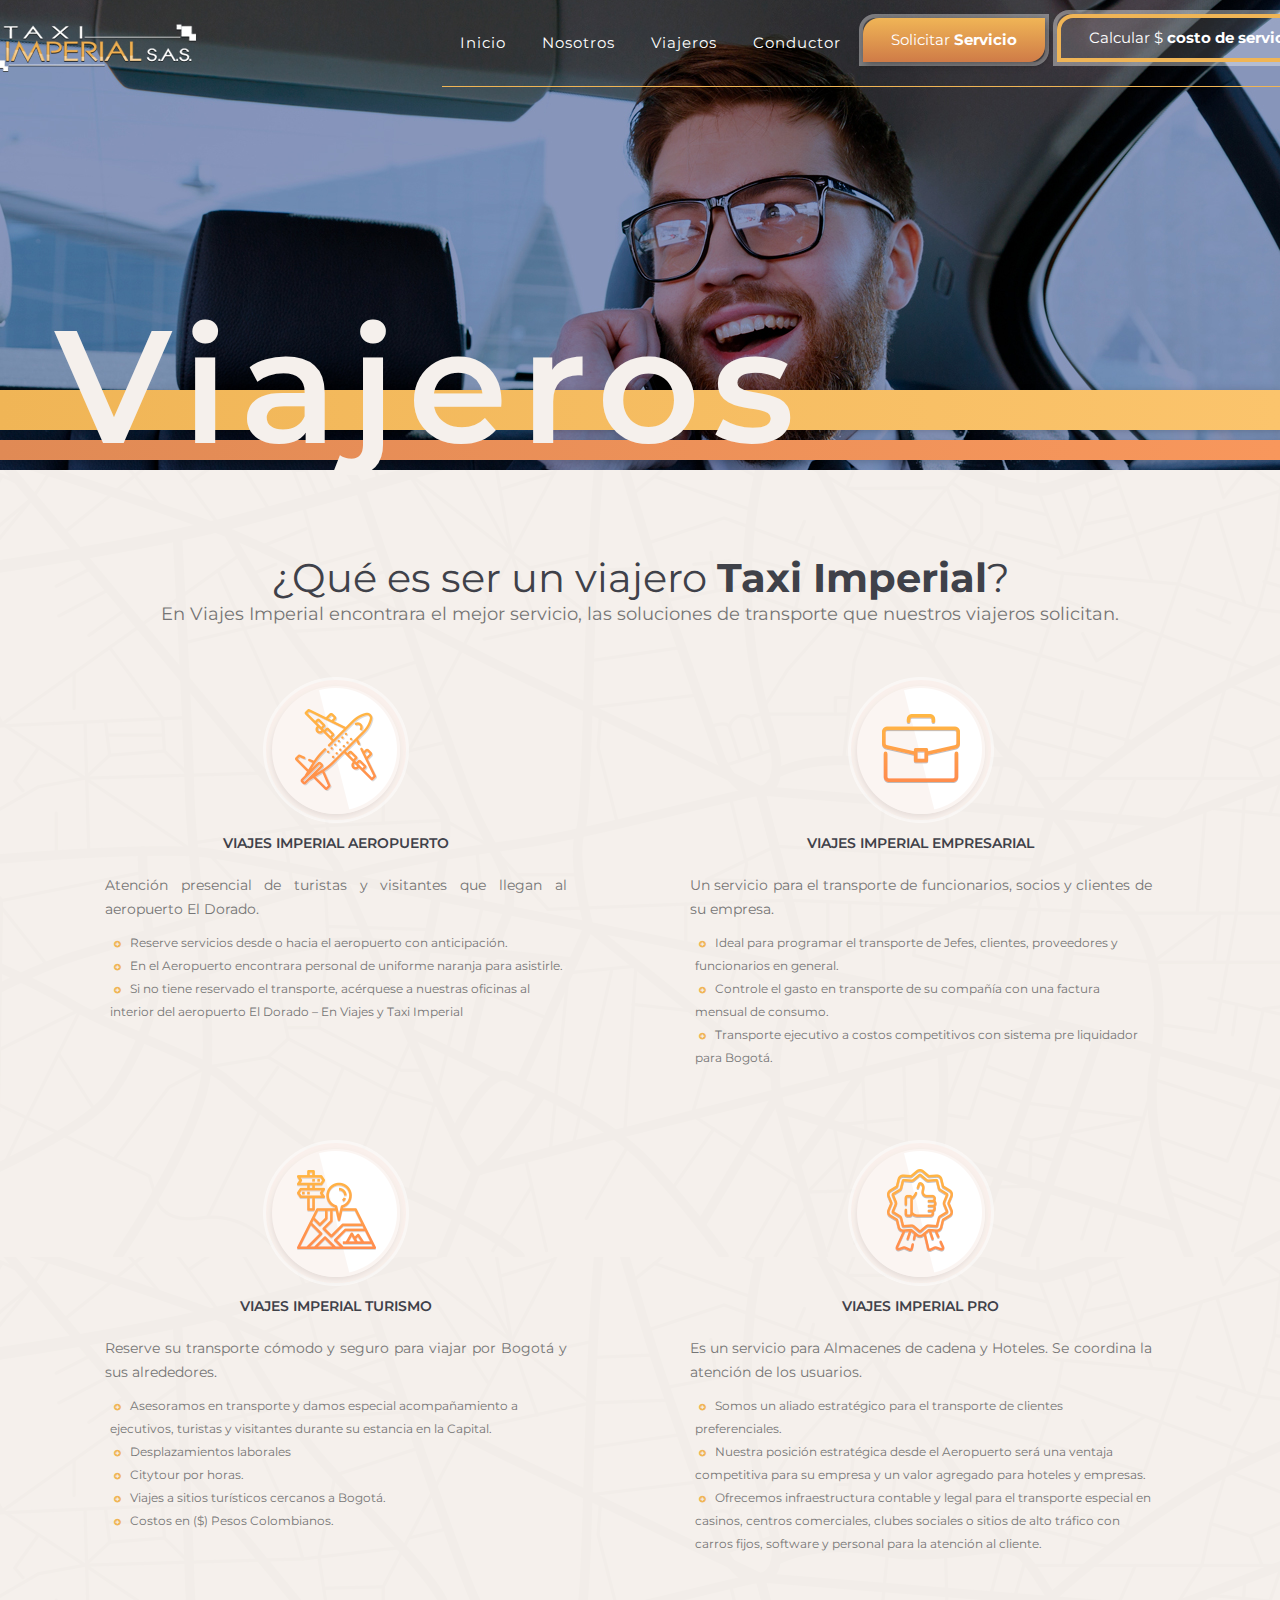
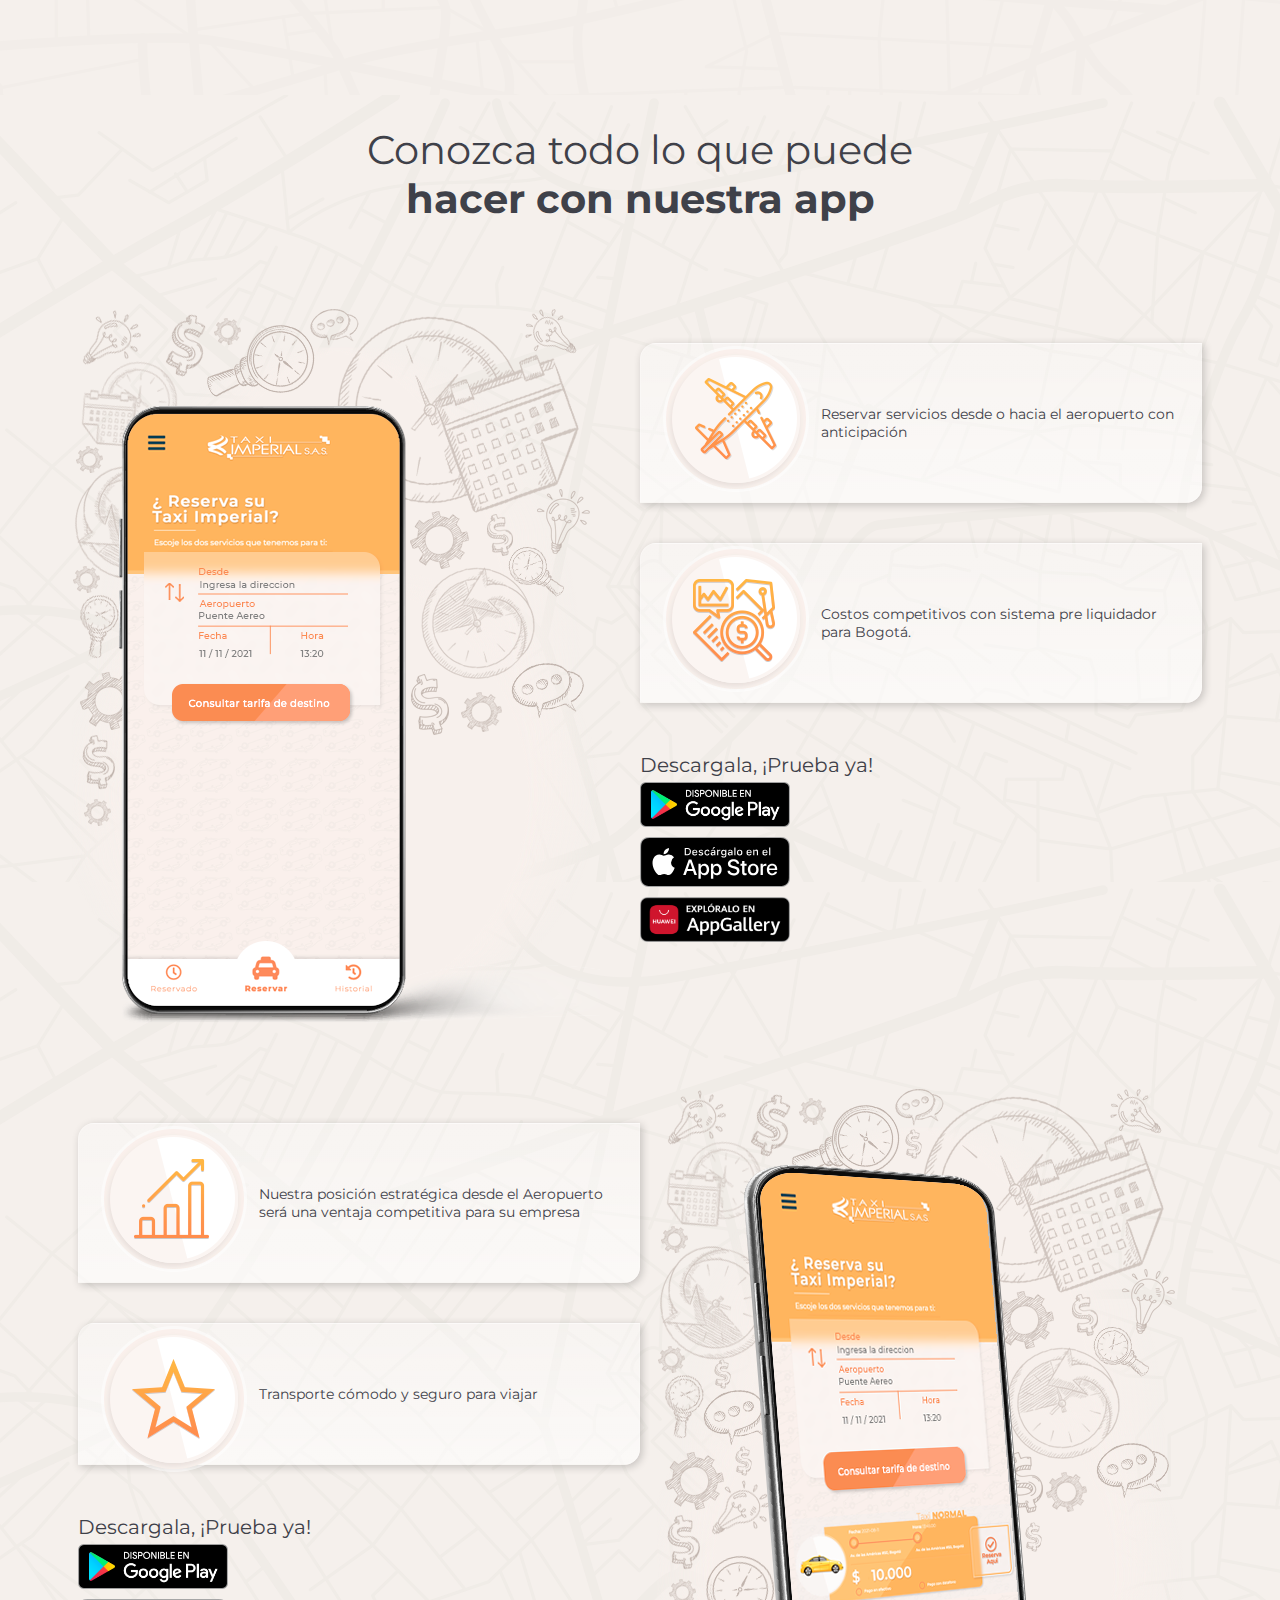
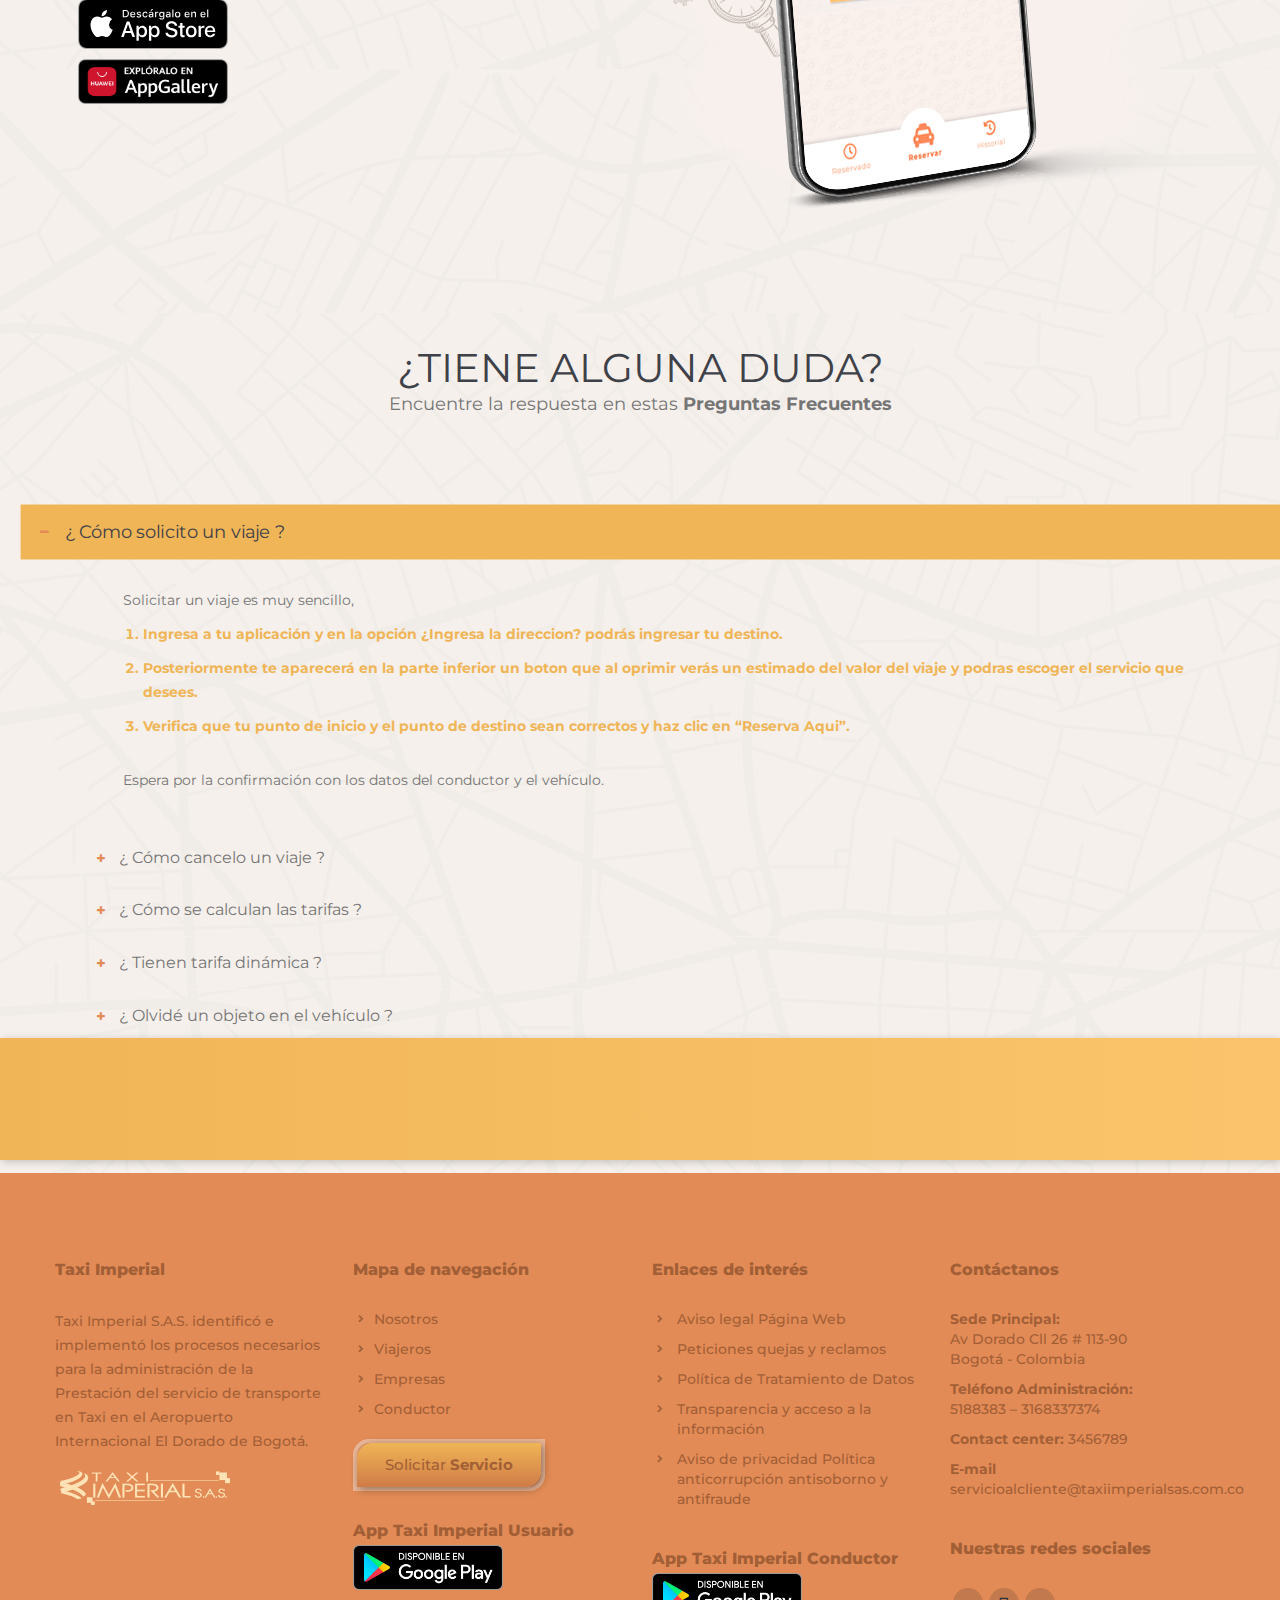
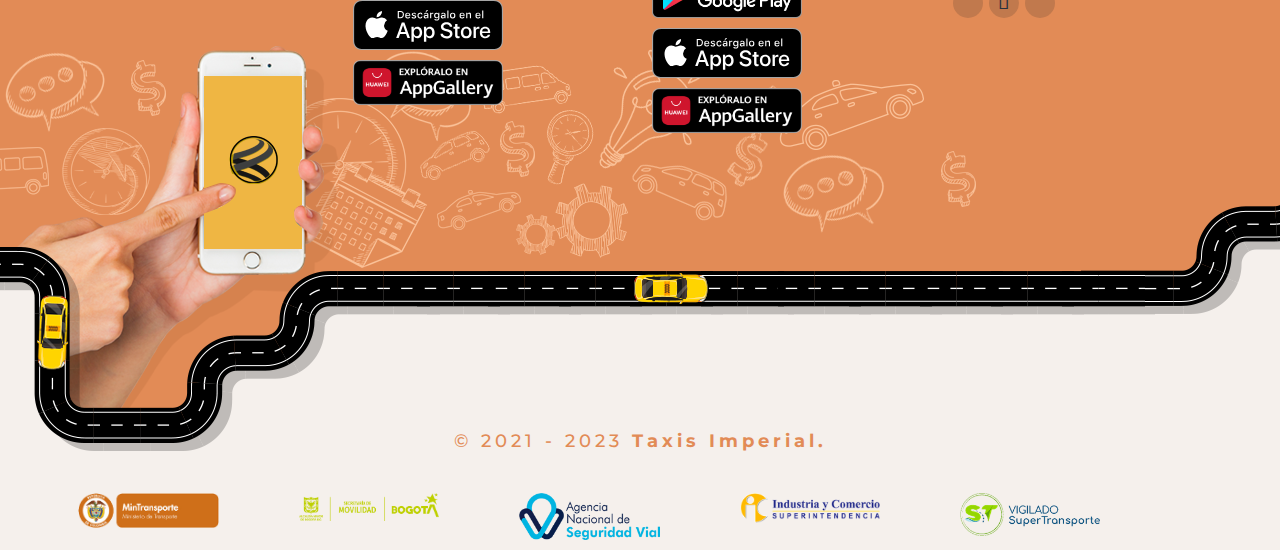
<file: viajeros.html>
<!DOCTYPE HTML>
<!--[if IE 7 ]>    <html lang="en-gb" class="isie ie7 oldie no-js"> <![endif]-->
<!--[if IE 8 ]>    <html lang="en-gb" class="isie ie8 oldie no-js"> <![endif]-->
<!--[if IE 9 ]>    <html lang="en-gb" class="isie ie9 no-js"> <![endif]-->
<!--[if (gt IE 9)|!(IE)]><!--> <html lang="en-gb" class="no-js has-loader"> <!--<![endif]-->

<head>
<meta http-equiv="Content-Type" content="text/html; charset=utf-8">
<meta name="viewport" content="width=device-width, initial-scale=1, maximum-scale=1"> 
<title>Viajeros</title>

<!-- Favicon -->
	<link rel="shortcut icon" href="favicon.ico" type="image/ico">

<!-- CSS Stylesheets -->
	<link id="default-css" rel="stylesheet" href="style.css" type="text/css">
    <link id="shortcodes-css" rel="stylesheet" href="css/shortcodes.css" type="text/css">
    <link id="responsive-css" rel="stylesheet" href="css/responsive.css" type="text/css">
    <link id="responsive-css" rel="stylesheet" href="css/carrusel.css" type="text/css">
	<link id="skin-css" rel="stylesheet" href="skins/electricblue/style.css" type="text/css">
    
<!-- Additional Stylesheets -->    
    <link rel="stylesheet" href="css/component.css" type="text/css">
    <link href="css/pace-theme-loading-bar.css" rel="stylesheet" media="all" />        
         
<!-- Google fonts -->  
	<link href='http://fonts.googleapis.com/css?family=Ubuntu:300,400,500,700' rel='stylesheet' type='text/css'>

<!-- Font Awesome -->
    <link rel="stylesheet" href="css/font-awesome.min.css" type="text/css">
    <link rel="stylesheet" href="https://use.fontawesome.com/releases/v5.7.2/css/all.css" integrity="sha384-fnmOCqbTlWIlj8LyTjo7mOUStjsKC4pOpQbqyi7RrhN7udi9RwhKkMHpvLbHG9Sr" crossorigin="anonymous">

<!--[if lt IE 9]>
    <script src="http://html5shim.googlecode.com/svn/trunk/html5.js"></script>
<![endif]-->

    <script type="text/javascript" src="js/modernizr-2.6.2.min.js"></script>
    
   	

</head>

<body>
	<!-- **Wrapper** -->
 	<div class="wrapper">
    
        <!--<div id="loader-wrapper">
            <div class="loader">
           the component 
                <div class="pre-loader"></div>                    
            </div>
        </div> -->
                        <!-- **Header Wrapper** -->
                        <div id="header-wrapper">   
                            <!-- **Header** -->     
                            <header id="header" class="header3">
                                <div class="container">
                                    <!-- **Logo** -->
                                    <div id="logo">
                                        <a href="index.html"> <img src="images/logo.png" alt="logo"> </a>
                                    </div><!-- **Logo Ends** -->
                                    
                                    <!-- **Main-Menu Navigation** -->
                                    <nav id="main-menu">
                                        <div class="main-menuwrapper nav-line">
                                            <ul class="dl-menu">
                                                <li > <a href="index.html" title="">Inicio</a>
                                                </li>
                                                
                                                <li> <a href="nosotros.html" title="">  Nosotros </a>
                                                                             
                                                </li> 
                                                
                                                <li> <a href="viajeros.html" title="">  Viajeros </a>                     
                                                        
                                                </li> 
                                                
                                               <!-- <li> <a href="portfolio-four-column.html" title="">  Empresa </a>
                                                    
                                                </li>-->
                                                
                                                <li> <a href="conductor.html" title="">   Conductor </a> </li>                                 
                                            </ul>
                                            <div class="boton-header-01">
                                                <a class="dt-sc-button alignleft ocean margen-boton-header " target="_blank" href="perdir_taxi.html"><span class="interior_boton boton-header-01"> Solicitar <b>Servicio</b></span></a>
                                            </div>
                                            <div class="boton-header-01">
                                                <a class="dt-sc-button alignleft ocean margen-boton-header" target="_blank" href="perdir_taxi.html"><span class="interior_boton-4 boton-header-01"> Calcular $ <b>costo de servicio</b></span></a>
                                            </div>
                                            <div class="boton-header-02">
                                                <a class="dt-sc-button alignleft ocean margen-boton-header" target="_blank" href="#"><span class="menu-icon fas fa-taxi interior_icono ta-icon"></br><b class="texto-boton-2">solicitar</br> servicio</b></span></a>
                                                <a class="dt-sc-button alignleft ocean margen-boton-header-2" target="_blank" href="#"><span class="menu-icon fas fa-search-dollar interior_icono-2 ta-icon"></br><b class="texto-boton-2">Calcular</br> servicio</b></span></a>
        
                                            </div>
                                                
                                        </div>
                                        <div id="dl-menu" class="dl-menuwrapper btn-menu"><span></span></div>
                                    </nav> <!-- **Main-Menu Navigation Ends** -->               
                                </div>                
                            </header> <!-- **Header Ends** -->
                        </div> <!-- **Header Wrapper Ends** --> 
                        
                        

    	
        
   
        
        <!-- **Main** -->        
        <div id="main" style="background-color: #f5f0ec;">
            <div class="fullwidth-section dt-sc-parallax" style="background-image: url(images/slider-internas/viajeros.jpg);" >
               
                <div class="fullwidth-bg">	
                    <div class="container">
                            

                        <div class="dt-sc-hr-invisible-medium"></div>   
                        <div class="dt-sc-clear"></div> 

                        <div style="width: 100%; height: 350px; display: block;"></div>                                                                            
                        <div class="dt-sc-hr-invisible"></div>   
                        <div class="dt-sc-clear"></div>                                                                                                                                                    

                    </div>
                </div>
            </div>
            <section class="content-main_2" style="background-image: url(images/fondos/fondo-03.png);">
                <div style="width: 100%; height: 40px; background: linear-gradient( 90deg, rgb(240, 181, 86), rgb(251, 196, 108));position: relative;margin-top: -100px; margin-bottom: 30px;box-shadow: 2px 2px 8px rgb(0 0 0 / 20%);"></div>
                <div style="width: 100%; height: 20px; background: linear-gradient( 90deg, rgb(224, 138, 85), rgb(248, 151, 92));position: relative;margin-top: -20px; margin-bottom: 30px;box-shadow: 2px 2px 8px rgb(0 0 0 / 20%);"></div>  
            	<!-- **Container** -->                
                <div class="container">
                    <!-- **Primary** -->
                    <div class="content-full-width" id="primary">
                        <h1 class="texto_inicio_seccion_2">Viajeros</h1>
                        <div class="fullwidth-bg" >	
                            <div class="container">
                                <h1 class="titulo_viajero">¿Qué es ser un viajero <b>Taxi Imperial</b>?</span></h1>
                                <p style="text-align: center; font-size: 18px;">En Viajes Imperial encontrara el mejor servicio, las soluciones de transporte que nuestros viajeros solicitan.</p>
                                <div style="padding: 40px 0px 40px 0px; display:block;">
                                    <div class="column dt-sc-one-half first">
                                        <div class="dt-sc-animate-num">
                                            <div>
                                                <img src="images/datos/04.png" alt="animate-icon1">
                                            </div>
                                            <span style="text-align: center;">VIAJES IMPERIAL AEROPUERTO</span>
                                            <p style="text-align:justify; font-size: 14px;">Atención presencial de turistas y visitantes que llegan al aeropuerto El Dorado.</p>
                                            <ul class="dt-sc-fancy-list  cyan  rounded-plus" style="text-align: left;">
                                                <li>Reserve servicios desde o hacia el aeropuerto con anticipación.</li>
                                                <li>En el Aeropuerto encontrara personal de uniforme naranja para asistirle.</li>
                                                <li>Si no tiene reservado el transporte, acérquese a nuestras oficinas al interior del aeropuerto El Dorado – En Viajes y Taxi Imperial</li>
                                            </ul>
                                        </div>
                                    </div>          
                                    
                                    <div class="column dt-sc-one-half">
                                        
                                        <div class="dt-sc-animate-num">
                                            <div>
                                                <img src="images/datos/05.png" alt="animate-icon1">
                                            </div>
                                            <span style="text-align: center;">VIAJES IMPERIAL EMPRESARIAL</span>
                                            <p style="text-align:justify; font-size: 14px;">Un servicio para el transporte de funcionarios, socios y clientes de su empresa.</p>
                                            <ul class="dt-sc-fancy-list  cyan  rounded-plus" style="text-align: left;">
                                                <li>Ideal para programar el transporte de Jefes, clientes, proveedores y funcionarios en general.</li>
                                                <li>Controle el gasto en transporte de su compañía con una factura mensual de consumo.</li>
                                                <li>Transporte ejecutivo a costos competitivos con sistema pre liquidador para Bogotá.</li>
                                            </ul>
                                        </div>
                                    </div>
                                    <div class="dt-sc-hr-invisible"></div>
                                    <div class="dt-sc-clear"></div>
                                    <div class="column dt-sc-one-half first">
                                        <div class="dt-sc-animate-num">
                                            <div >
                                                <img src="images/datos/06.png" alt="animate-icon1">
                                            </div>
                                            <span style="text-align: center;">VIAJES IMPERIAL TURISMO</span>
                                            <p style="text-align:justify; font-size: 14px;">Reserve su transporte cómodo y seguro para viajar por Bogotá y sus alrededores.</p>
                                            <ul class="dt-sc-fancy-list  cyan  rounded-plus" style="text-align: left;">
                                                <li>Asesoramos en transporte y damos especial acompañamiento a ejecutivos, turistas y visitantes durante su estancia en la Capital.</li>
                                                <li>Desplazamientos laborales</li>
                                                <li>Citytour por horas.</li>
                                                <li>Viajes a sitios turísticos cercanos a Bogotá.</li>
                                                <li>Costos en ($) Pesos Colombianos.</li>
                                            </ul>
                                        </div>
                                    </div>          
                                    
                                    <div class="column dt-sc-one-half">
                                        
                                        <div class="dt-sc-animate-num">
                                            <div >
                                                <img src="images/datos/07.png" alt="animate-icon1">
                                            </div>
                                            <span style="text-align: center;">VIAJES IMPERIAL PRO</span>
                                            <p style="text-align:justify; font-size: 14px;">Es un servicio para Almacenes de cadena y Hoteles. Se coordina la atención de los usuarios.</p>
                                            <ul class="dt-sc-fancy-list  cyan  rounded-plus" style="text-align: left;">
                                                <li>Somos un aliado estratégico para el transporte de clientes preferenciales.</li>
                                                <li>Nuestra posición estratégica desde el Aeropuerto será una ventaja competitiva para su empresa y un valor agregado para hoteles y empresas.</li>
                                                <li>Ofrecemos infraestructura contable y legal para el transporte especial en casinos, centros comerciales, clubes sociales o sitios de alto tráfico con carros fijos, software y personal para la atención al cliente.</li>
                                            </ul>
                                        </div>
                                    </div>
                                    <div class="dt-sc-hr-invisible-small"></div>
                                    <div class="dt-sc-hr-invisible-small"></div>
                                    <div class="dt-sc-clear"></div>

                                </div>
                            </div>
                        </div>
                    </div> <!-- **Primary Ends** -->
                                  
                </div> <!-- **Container Ends** --> 
            </section>  <!-- **Content Main Ends** -->
            <section class="content" id="features" style="background-image: url(images/fondos/fondo-02.png);">
            
                <h1 style="margin-top: 30px; text-align: center;">Conozca todo lo que puede</br> <b>hacer con nuestra app</b></h1>
                        	
                
                <!-- **Content Main** -->
                <div class="content-main">    
                
                    <div class="fullwidth-section">
                        <div class="fullwidth-bg">	
                            <div class="container">    
                            
                            	<div class="dt-sc-one-half column first">
                                	<img class="aligncenter" src="images/features-host1.png" alt="device-image">
                                </div> 
                                
                                <div class="dt-sc-one-half column">
                                    <div class="contenedor_app_viajero">
                                            <img src="images/datos/04.png" class="img_app_viajero" alt="animate-icon1">
                                            <h3 class="espacio-texto-app">Reservar servicios desde o hacia el aeropuerto con anticipación</h3>
                                            

                                    </div>
                                
                                    <div class="contenedor_app_viajero">
                                        <img src="images/datos/08.png" class="img_app_viajero" alt="animate-icon1">
                                        <h3 class="espacio-texto-app">Costos competitivos con sistema pre liquidador para Bogotá.</h3>
                                        

                                    </div>
                                
                                    <div class="margen-top">
                                        <h3 class="widgettitle">Descargala, ¡Prueba ya!<span></span></h3>
                                        <ul >
                                            <a class="tienda_footer" href="#"><img src="images/tiendas/playstore.png" class="boton-tiendas"></a></br>
                                            <a class="tienda_footer" href="#"><img src="images/tiendas/appstore.svg" class="boton-tiendas"></a></br>
                                            <a class="tienda_footer" href="#"><img src="images/tiendas/huawei.png" class="boton-tiendas"></a>
                                          
                                        </ul>      
                                    </div>
                                                                
                                </div>
                                
                                <div class="dt-sc-hr-invisible-small"></div>   
                                <div class="dt-sc-clear"></div>  
                                
                                <div class="dt-sc-one-half column">
                                    <div class="contenedor_app_viajero">
                                            <img src="images/datos/09.png" class="img_app_viajero" alt="animate-icon1">
                                            <h3 class="espacio-texto-app">Nuestra posición estratégica desde el Aeropuerto será una ventaja competitiva para su empresa </h3>
                                            

                                    </div>
                                
                                    <div class="contenedor_app_viajero">
                                        <img src="images/datos/10.png" class="img_app_viajero" alt="animate-icon1">
                                        <h3 class="espacio-texto-app">Transporte cómodo y seguro para viajar</h3>
                                        

                                    </div>
                                
                                    <div class="margen-top">
                                        <h3 class="widgettitle">Descargala, ¡Prueba ya!<span></span></h3>
                                        <ul >
                                            <a class="tienda_footer" href="#"><img src="images/tiendas/playstore.png" class="boton-tiendas"></a></br>
                                            <a class="tienda_footer" href="#"><img src="images/tiendas/appstore.svg" class="boton-tiendas"></a></br>
                                            <a class="tienda_footer" href="#"><img src="images/tiendas/huawei.png" class="boton-tiendas"></a>
                                          
                                        </ul>      
                                    </div>
                                                                
                                </div>
                                <div class="dt-sc-one-half column first">
                                	<img class="aligncenter" src="images/features-host2.png" alt="device-image">
                                </div> 
                                
                        </div>
                    </div>    
                     
                </div> <!-- **Content Main Ends** -->
            </section>
            <section class="content" id="features" style="background-image: url(images/fondos/fondo-01.png);">
            
                <h1 style="margin-top: 30px; text-align: center;">¿TIENE ALGUNA DUDA?</h1>
                <p style="text-align: center; font-size: 18px;">Encuentre la respuesta en estas<b> Preguntas Frecuentes</b></p>
                        	
                
                <!-- **Content Main** -->
                <div class="content-main">    
                
                    <div class="fullwidth-section" >
                        <div class="fullwidth-bg">	
                            <div class="container"> 
                                <div class="column dt-sc-five-sixth_2">
                                    
                                    <div class="dt-sc-toggle-set">
                                        <div class="dt-sc-toggle-frame">
                                            <h5 class="dt-sc-toggle-accordion active"><a href="#" title="">¿ Cómo solicito un viaje ?</a></h5>	
                                            <div class="dt-sc-toggle-content">
                                                <div class="dt-sc-block"><p>Solicitar un viaje es muy sencillo,</p></div>
                                                <ol class="dt-sc-fancy-lis decimal">
                                                    <li>Ingresa a tu aplicación y en la opción ¿Ingresa la direccion? podrás ingresar tu destino.</li>
                                                    <li>Posteriormente te aparecerá en la parte inferior un boton que al oprimir verás un estimado del valor del viaje y podras escoger el servicio que desees.</li>
                                                    <li>Verifica que tu punto de inicio y el punto de destino sean correctos y haz clic en “Reserva Aqui”.</li>
                                                </ol>
                                                <div class="dt-sc-block"><p>Espera por la confirmación con los datos del conductor y el vehículo.</p></div>
                                            </div>
                                        </div>
                                        
                                        <div class="dt-sc-toggle-frame">
                                            <h5 class="dt-sc-toggle-accordion"><a href="#" title="">¿ Cómo cancelo un viaje ?</a></h5>
                                            <div class="dt-sc-toggle-content">
                                                <div class="dt-sc-block"><p>Podrás cancelar tu viaje sólo si este no ha iniciado todavía haciendo clic al botón “cancelar viaje”. Recuerda que dependiendo de la situación, una penalidad por cancelacón podría aplicar y ser cobrada.</p></div>
                                            </div>
                                        </div>
                                        
                                        <div class="dt-sc-toggle-frame last">
                                            <h5 class="dt-sc-toggle-accordion"><a href="#" title="">¿ Cómo se calculan las tarifas ?</a></h5>
                                            <div class="dt-sc-toggle-content">
                                                <ol class="dt-sc-fancy-lis decimal">
                                                    <li>Una tarifa base</li>
                                                    <li>Tiempo del recorrido</li>
                                                    <li>Distancia del recorrido</li>
                                                    <li>Recargos adicionales como: peajes, aeropuerto y larga distancia</li>
                                                    <li>Monto o unidades marcadas por el taxímetro</li>
                                                    <li>Diferentes tipos de recargos que aplican por ley como: nocturno, dominical o festivo, aeropuerto y/o servicio puerta a puerta, entre otros</li>
                                                </ol>
                                            </div>
                                        </div>
                                        <div class="dt-sc-toggle-frame last">
                                            <h5 class="dt-sc-toggle-accordion"><a href="#" title="">¿ Tienen tarifa dinámica ?</a></h5>
                                            <div class="dt-sc-toggle-content">
                                                <div class="dt-sc-block"><p>Sí, esto nos permite garantizar una mejor disponibilidad en zonas de alta demanda; podrás validar si hay dinámica y de cuanto es al hacer click en el valor estimado que sale al presionar ‘Consultar tarifa de destino’</p></div>
                                            </div>
                                        </div>
                                        <div class="dt-sc-toggle-frame last">
                                            <h5 class="dt-sc-toggle-accordion"><a href="#" title="">¿ Olvidé un objeto en el vehículo ?</a></h5>
                                            <div class="dt-sc-toggle-content">
                                                <div class="dt-sc-block"><p>Si olvidaste tu celular en el vehículo contáctanos en la línea de atención: 3456789 - 3168337374 </p></div>
                                                <div class="dt-sc-block"><p>Si olvidaste cualquier otro objeto dirígete al módulo ‘Olvide un objeto en el vehículo’ de nuestro centro de ayuda, desde allí podrás comunicarte con el socio conductor dentro de las 72 horas posteriores al primer contacto. Usaremos un teléfono enmascarado para proteger tu privacidad.</p></div>
                                            </div>
                                        </div>
                                    </div>
                                </div> 
                        <div class="dt-sc-hr-invisible"></div>
                        <div class="dt-sc-clear"></div>  
                    </div>    
                     
                </div> <!-- **Content Main Ends** -->
            </section>                   

                 <!-- **Footer** -->
        <footer id="footer" style="background-color:#e28b56;" >
            <div style="width: 100%; height: 122px; background: linear-gradient( 90deg, rgb(240, 181, 86), rgb(251, 196, 108));position: relative;margin-top: -170px; margin-bottom: 100px;box-shadow: 2px 2px 8px rgb(0 0 0 / 20%);"></div>
             
            <div class="container" style="margin-bottom: 143px;z-index: 99999999;position: relative;">
                <div class="column dt-sc-one-fourth first">
                    <aside class="widget textwidget">
                        <h3 class="widgettitle">Taxi Imperial<span></span></h3>
                        <p><strong></strong> Taxi Imperial S.A.S. identificó e implementó los procesos necesarios para la administración de la Prestación del servicio de transporte en Taxi en el Aeropuerto Internacional El Dorado de Bogotá. </p>
                        <img src="images/logov3.png">
                    </aside>
                  
                </div>
                
                <div class="column dt-sc-one-fourth">
                    <aside class="widget widget_links">
                        <h3 class="widgettitle">Mapa de navegación<span></span></h3>
                        <ul>
                            <li><a href="#" title="">Nosotros</a></li>
                            <li><a href="#" title="">Viajeros</a></li>
                            <li><a href="#" title="">Empresas</a></li>
                            <li><a href="#" title="">Conductor</a></li>
                                                        
                        </ul>
                        <a class="dt-sc-button    alignleft  ocean" target="_blank" href="#"><span class="interior_boton"> Solicitar <b>Servicio</b></span></a> <div class="dt-sc-clear"></div>
                    </aside>
                    <h3 class="widgettitle">App Taxi Imperial Usuario<span></span></h3>   
                    <ul >
                        <a class="tienda_footer" href="#"><img src="images/tiendas/playstore.png" class="boton-tiendas"></a></br>
                        <a class="tienda_footer" href="#"><img src="images/tiendas/appstore.svg" class="boton-tiendas"></a></br>
                        <a class="tienda_footer" href="#"><img src="images/tiendas/huawei.png" class="boton-tiendas"></a>
                      
                    </ul>                 
                </div>
                <div class="column dt-sc-one-fourth">
                    <aside class="widget widget_links">
                        <h3 class="widgettitle">Enlaces de interés<span></span></h3>
                        <ul>
                            <li><a href="#" title="" style="padding-left: 20px;">Aviso legal Página Web</a></li>
                            <li><a href="#" title="" style="padding-left: 20px;">Peticiones quejas y reclamos</a></li>
                            <li><a href="#" title="" style="padding-left: 20px;">Política de Tratamiento de Datos</a></li>
                            <li><a href="#" title="" style="padding-left: 20px;">Transparencia y acceso a la información</a></li>
                            <li><a href="#" title="" style="padding-left: 20px;">Aviso de privacidad Política anticorrupción antisoborno y antifraude</a></li>
                                                        
                        </ul>
                    </aside>
                    <h3 class="widgettitle">App Taxi Imperial Conductor<span></span></h3>   
                    <ul >
                        <li><a class="tienda_footer" href="#"><img src="images/tiendas/playstore.png" class="boton-tiendas"></a></li>
                        <li><a class="tienda_footer" href="#"><img src="images/tiendas/appstore.svg" class="boton-tiendas"></a></li>
                        <li><a class="tienda_footer" href="#"><img src="images/tiendas/huawei.png" class="boton-tiendas"></a></li>
                      
                    </ul>      
                </div>
                
                <div class="column dt-sc-one-fourth">
                    <aside class="widget widget_newsletter">
                        <h3 class="widgettitle">Contáctanos<span></span></h3>
                        <ul>
                            <li><a href="#" title="" style=" padding-bottom: 10px;"><b>Sede Principal:</b></br>Av Dorado Cll 26 # 113-90</br>
                                Bogotá - Colombia</a></li>
                                <li><a href="#" title="" style=" padding-bottom: 10px;"><b>Teléfono Administración:</b></br>5188383 –
                                    3168337374</a></li>
                                <li><a href="#" title="" style=" padding-bottom: 10px;"><b>Contact center: </b>3456789 </a></li>
                            
                                <li><a href="#" title="" style=" padding-bottom: 10px;"><b>E-mail</b></br>servicioalcliente@taxiimperialsas.com.co </a></li>
                                                        
                        </ul>
                    </aside>
                    
                    <div class="widget textwidget">
                        <h3 class="widgettitle">Nuestras redes sociales<span></span></h3>   
                        <ul class="dt-sc-social-icons">
                            <li class="facebook"><a class="fab fa-facebook-f" href="#"></a></li>
                            <li class="google"><a class="fab fa-google" href="#"> </a></li>                    
                            <li class="linkedin"><a class="fab fa-linkedin-in" href="#"></a></li>
                           
                        </ul>                                   	
                   </div>     
                              
                </div>
                
            </div>
            
            <!--<div class="triangulo-footer-02"></div>-->
            <div class="copyright">        	
                <div class="container">
                    <p style="color: #e28b56; padding-top: 50px; letter-spacing: 4px; font-size: 18px;"> © 2021 - 2023 <b>Taxis Imperial.</b></p>        	
                </div> 
            </div>
            <div class="copyright_2">        	
                <div class="container ">
                    <div class="column dt-sc-one-sixth ">
                        <a href="#"><img src="images/logo_mintransporte/mintransporte.png"> </a></div>
                    <div class="column dt-sc-one-sixth first_3 ">
                        <a href=""><img src="images/logo_mintransporte/secretariamovilidad.png"></a>
                      
                    </div>
                    <div class="column dt-sc-one-sixth first_3">
                        <a href=""><img src="images/logo_mintransporte/seguridadvial.png"></a>
                      
                    </div>
                    <div class="column dt-sc-one-sixth first_3">
                        <a href=""><img src="images/logo_mintransporte/superintendencia.png"></a>
                      
                    </div>
                    <div class="column dt-sc-one-sixth first_3">
                        <a href=""><img src="images/logo_mintransporte/supertransporte.png"></a>
                      
                    </div>
                           	
                </div>
            </div>
            <div class="imagen-footer">
                <img src="images/footer/imagen-01.png">
            </div>           
        </footer> <!-- **Footer Ends** -->        

        
	</div> <!-- **Wrapper Ends** --> 
    
	<!-- **jQuery** -->

	<script src="js/jquery.js"></script>
    <script src="js/jquery-migrate-1.2.1.min.js"></script>
    
    <script type="text/javascript" src="js/pace.min.js"></script>

    <script type="text/javascript" src="js/jquery.sticky.js"></script>    
    <script type="text/javascript" src="js/jquery.dlmenu.js"></script>
	<script type="text/javascript" src="js/inview.js"></script>
	<script type="text/javascript" src="js/jquery.ui.totop.min.js"></script>    
	<script type="text/javascript" src="js/twitter/jquery.tweet.min.js"></script>
    
	<script type="text/javascript" src="js/jquery-easing-1.3.js"></script>
    <script type="text/javascript" src="js/jquery.isotope.min.js"></script>
    <script type="text/javascript" src="js/carrusel.js"></script> 

	<script type="text/javascript" src="js/jquery.carouFredSel-6.2.0-packed.js"></script>
	<script type="text/javascript" src="js/jquery.fitvids.js"></script>        
	<script type="text/javascript" src="js/jquery.bxslider.js"></script>

    <script src="js/jquery.validate.min.js"></script>
    
	<script type="text/javascript" src="js/custom.js"></script>  
    
</body>
</html>
</file>
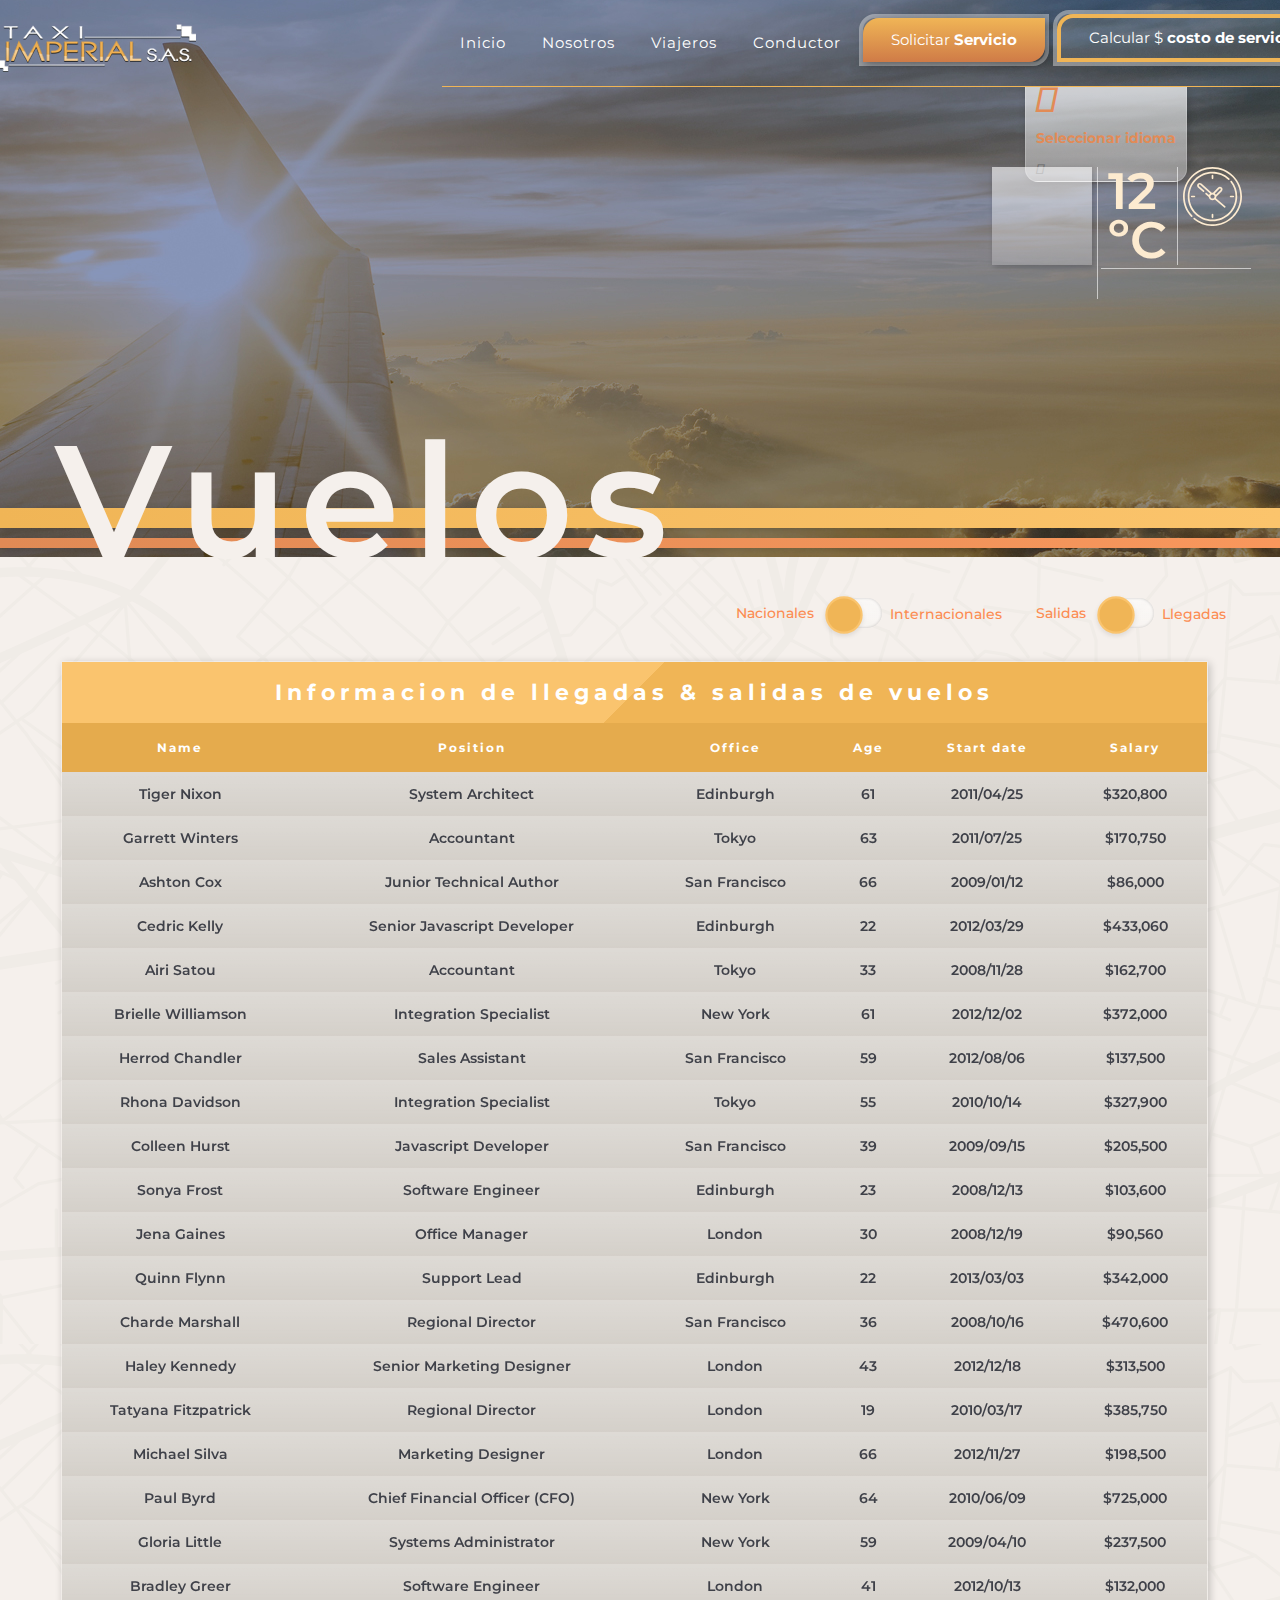
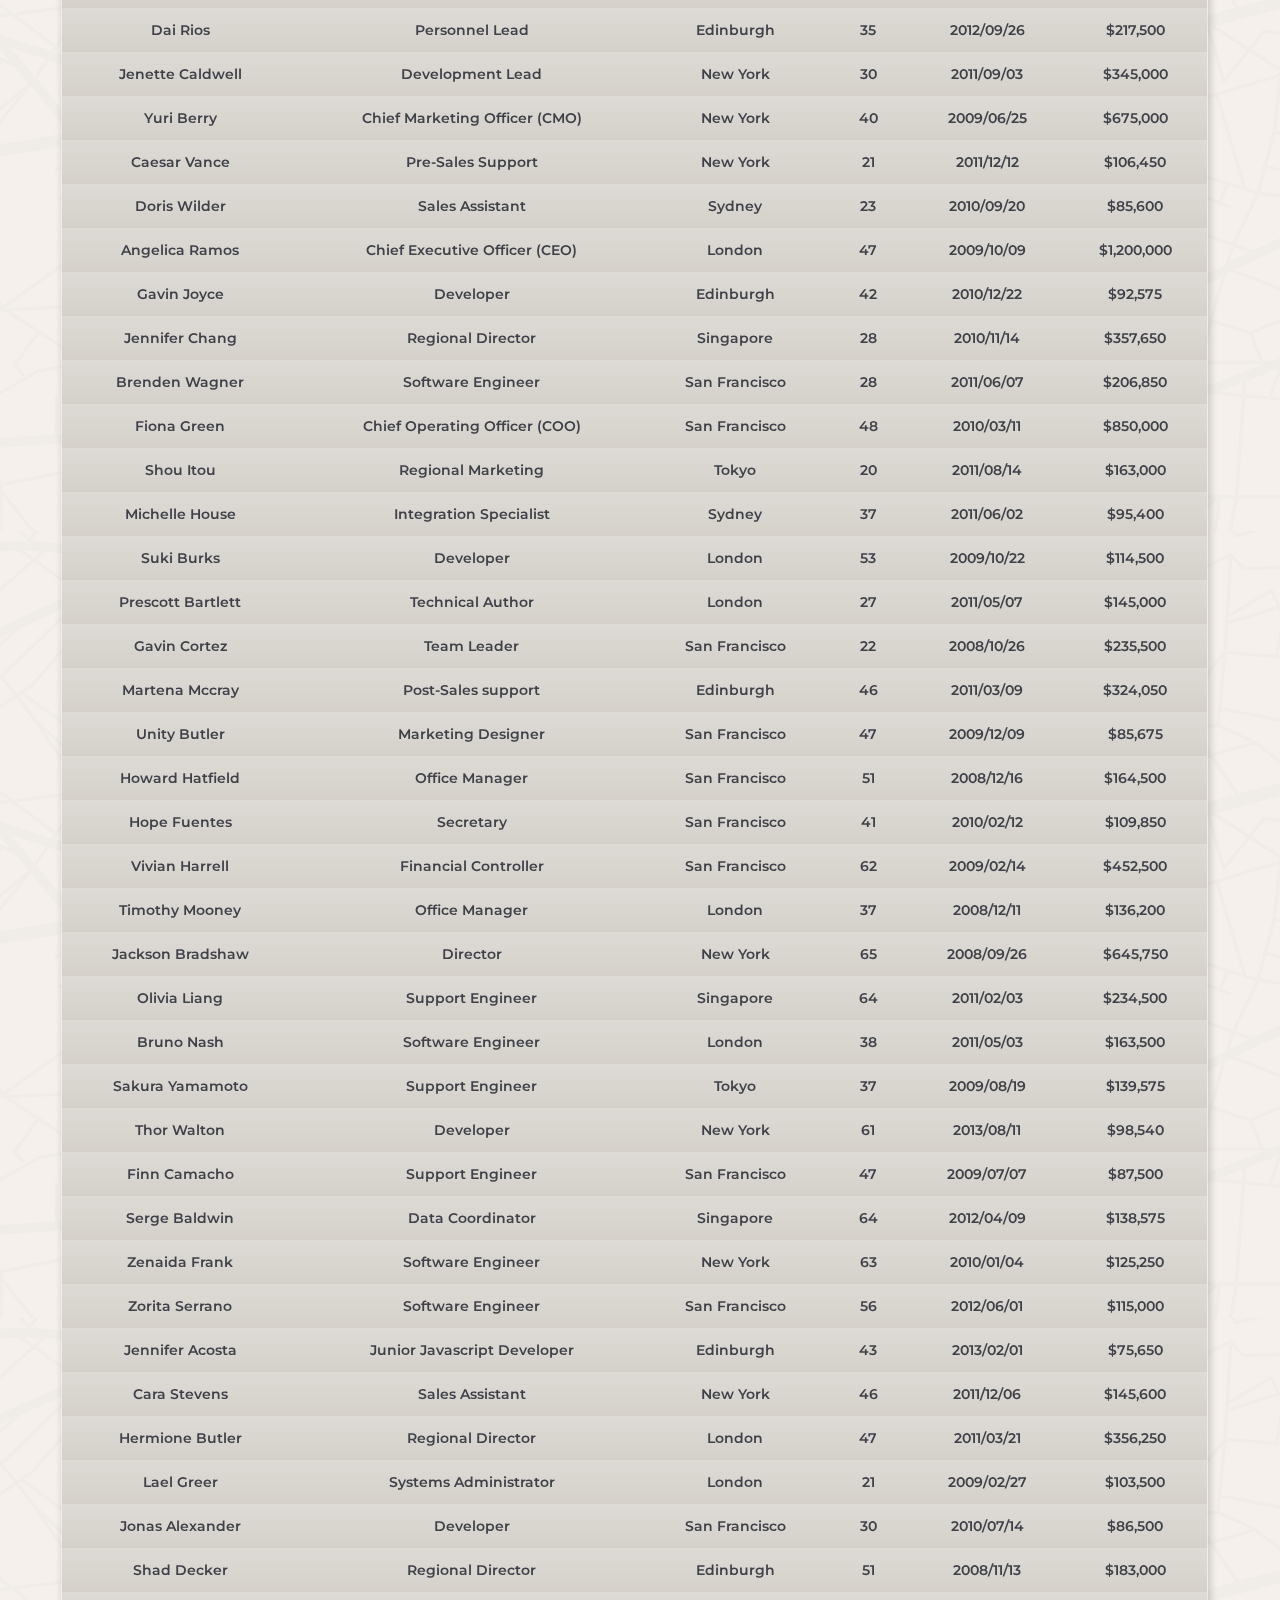
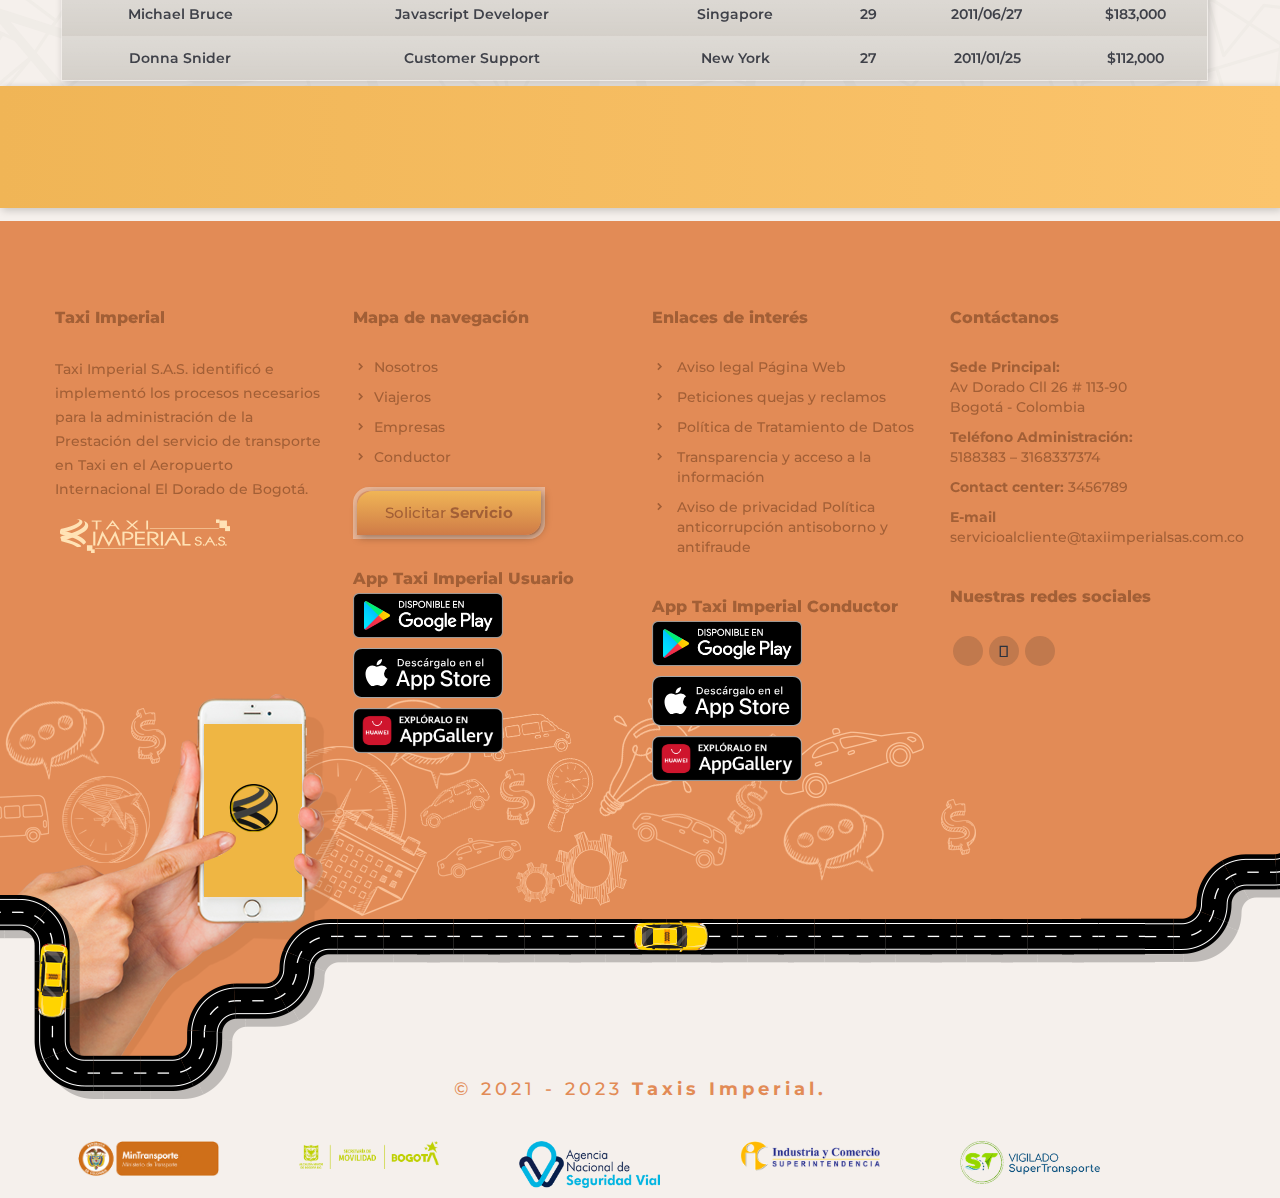
<file: vuelos.html>
<!DOCTYPE HTML>
<!--[if IE 7 ]>    <html lang="en-gb" class="isie ie7 oldie no-js"> <![endif]-->
<!--[if IE 8 ]>    <html lang="en-gb" class="isie ie8 oldie no-js"> <![endif]-->
<!--[if IE 9 ]>    <html lang="en-gb" class="isie ie9 no-js"> <![endif]-->
<!--[if (gt IE 9)|!(IE)]><!--> <html lang="en-gb" class="no-js has-loader"> <!--<![endif]-->

<head>
<meta http-equiv="Content-Type" content="text/html; charset=utf-8">
<meta name="viewport" content="width=device-width, initial-scale=1, maximum-scale=1"> 
<title>Vuelos</title>

<!-- Favicon -->
	<link rel="shortcut icon" href="favicon.ico" type="image/ico">

<!-- CSS Stylesheets -->
	<link id="default-css" rel="stylesheet" href="style.css" type="text/css">
    <link id="shortcodes-css" rel="stylesheet" href="css/shortcodes.css" type="text/css">
    <link id="responsive-css" rel="stylesheet" href="css/responsive.css" type="text/css">
    <link id="responsive-css" rel="stylesheet" href="css/carrusel.css" type="text/css">
	<link id="skin-css" rel="stylesheet" href="skins/electricblue/style.css" type="text/css">
    
<!-- Additional Stylesheets -->    
    <link rel="stylesheet" href="css/component.css" type="text/css">
    <link href="css/pace-theme-loading-bar.css" rel="stylesheet" media="all" />        
         
<!-- Google fonts -->  
	<link href='http://fonts.googleapis.com/css?family=Ubuntu:300,400,500,700' rel='stylesheet' type='text/css'>

<!-- Font Awesome -->
    <link rel="stylesheet" href="css/font-awesome.min.css" type="text/css">
    <link rel="stylesheet" href="https://use.fontawesome.com/releases/v5.7.2/css/all.css" integrity="sha384-fnmOCqbTlWIlj8LyTjo7mOUStjsKC4pOpQbqyi7RrhN7udi9RwhKkMHpvLbHG9Sr" crossorigin="anonymous">
<!-- css tablas -->
   
    <!--<link rel="stylesheet" href="https://cdnjs.cloudflare.com/ajax/libs/twitter-bootstrap/4.5.2/css/bootstrap.css" type="text/css">
    <link rel="stylesheet" href="https://cdn.datatables.net/1.10.25/css/dataTables.bootstrap4.min.css" type="text/css">-->
    <link rel="stylesheet" href="https://cdn.datatables.net/v/bs4-4.1.1/dt-1.10.18/datatables.min.css">
        <script src="https://cdn.datatables.net/v/bs4-4.1.1/dt-1.10.18/datatables.min.js"></script>


<!--[if lt IE 9]>
    <script src="http://html5shim.googlecode.com/svn/trunk/html5.js"></script>
<![endif]-->

    <script type="text/javascript" src="js/modernizr-2.6.2.min.js"></script>
    <script type="text/javascript" src="https://code.jquery.com/jquery-3.5.1.js"></script>
    <script type="text/javascript" src="https://cdn.datatables.net/1.10.25/js/jquery.dataTables.min.js"></script>
    <script type="text/javascript" src="https://cdn.datatables.net/1.10.25/js/dataTables.bootstrap5.min.js"></script>
   	

</head>

<body>
	<!-- **Wrapper** -->
 	<div class="wrapper">
    
        <!--<div id="loader-wrapper">
            <div class="loader">
           the component 
                <div class="pre-loader"></div>                    
            </div>
        </div> -->
                        <!-- **Header Wrapper** -->
                        <div id="header-wrapper">   
                            <!-- **Header** -->     
                            <header id="header" class="header3">
                                <div class="container">
                                    <!-- **Logo** -->
                                    <div id="logo">
                                        <a href="index.html"> <img src="images/logo.png" alt="logo"> </a>
                                    </div><!-- **Logo Ends** -->
                                    
                                    <!-- **Main-Menu Navigation** -->
                                    <nav id="main-menu">
                                        <div class="main-menuwrapper nav-line">
                                            <ul class="dl-menu">
                                                <li > <a href="index.html" title="">Inicio</a>
                                                </li>
                                                
                                                <li> <a href="nosotros.html" title="">  Nosotros </a>
                                                                             
                                                </li> 
                                                
                                                <li> <a href="viajeros.html" title="">  Viajeros </a>                     
                                                        
                                                </li> 
                                                
                                               <!-- <li> <a href="portfolio-four-column.html" title="">  Empresa </a>
                                                    
                                                </li>-->
                                                
                                                <li> <a href="conductor.html" title="">   Conductor </a> </li>                                 
                                            </ul>
                                            <div class="boton-header-01">
                                                <a class="dt-sc-button alignleft ocean margen-boton-header " target="_blank" href="perdir_taxi.html"><span class="interior_boton boton-header-01"> Solicitar <b>Servicio</b></span></a>
                                            </div>
                                            <div class="boton-header-01">
                                                <a class="dt-sc-button alignleft ocean margen-boton-header" target="_blank" href="perdir_taxi.html"><span class="interior_boton-4 boton-header-01"> Calcular $ <b>costo de servicio</b></span></a>
                                            </div>
                                            <div class="boton-header-02">
                                                <a class="dt-sc-button alignleft ocean margen-boton-header" target="_blank" href="#"><span class="menu-icon fas fa-taxi interior_icono ta-icon"></br><b class="texto-boton-2">solicitar</br> servicio</b></span></a>
                                                <a class="dt-sc-button alignleft ocean margen-boton-header-2" target="_blank" href="#"><span class="menu-icon fas fa-search-dollar interior_icono-2 ta-icon"></br><b class="texto-boton-2">Calcular</br> servicio</b></span></a>
        
                                            </div>
                                                
                                        </div>
                                        <div id="dl-menu" class="dl-menuwrapper btn-menu"><span></span></div>
                                    </nav> <!-- **Main-Menu Navigation Ends** -->               
                                </div>                
                            </header> <!-- **Header Ends** -->
                        </div> <!-- **Header Wrapper Ends** --> 
        <!-- **Main** -->        
        <div id="main" style="background-color: #f5f0ec;">
            <div class="fullwidth-section dt-sc-parallax" style="background-image: url(images/slider-internas/vuelos.jpg);" >
                
               
                <div class="fullwidth-bg">	
                    <div class="container">
                        <div style="margin-top: 87px;">
                            <div id="google_translate_element" class="google btn_google"></div>
                            <div class="interior_btn_idioma"><i class="fas fa-language icono_idioma" ></i><b class="texto_boton_idioma"> Seleccionar idioma</b> <i class="fas fa-arrow-down"></i></div>
                        </div>
                        <div class="dt-sc-hr-invisible-medium"></div>   
                        <div class="dt-sc-clear"></div>
                        <!--clima / reloj / fecha-->
                        <div class="dt-sc-five-sixth_2 column">
                            <div style="width: 100%; height: 160px;margin-top: 10px;">
                                <div style="display: flex;float: right;">
                                   <div style="width: 100px; ">
                                       <div style="background: linear-gradient(rgba(255, 255, 255, 0.6),rgba(255, 255, 255, 0.2));width: 100%; height:98px;box-shadow: 2px 2px 6px rgb(0 0 0 / 20%);">
                                           <div id="imgT" style="opacity: 0.6;"></div>
                                       </div>
                                        <div style="width: 100%; margin-top: 6px;">
                                             <div id="desc" style="color: #FDEBD0 ;font-size: 12px;font-weight: 500;line-height: 15px;text-align: right;"></div>
                                           
                                        </div>
                                   </div>
                                   <div style="width: 150px;border-left: 1px solid rgba(255, 255, 255, 0.6) ;margin-left: 5px;">
                                        <div style="width: 150px;height: 98px;display: flex;">
                                            <div style="width: 80px;height: 98px;">
                                                  <div id="imgC" style="color: #FDEBD0 ;font-size: 51px;line-height: 49px;font-weight: 600;margin-left: 10px;">12</br>ºC</div>

                                            </div>
                                            <div style="width: 70px;height: 98px;border-left: 1px solid rgba(255, 255, 255, 0.6);">
                                                <div style="width: 70px;height: 74px;">
                                                    <img src="images/clock.svg" alt="slider-image" style="width: 59px;padding-left: 5px;">

                                                </div>
                                                <div style="width: 70px;">
                                                      <div id="relojnumerico" class="reloj" onload="cargarReloj()" style="color: #fff;padding-left: 5px;font-size: 14px;font-weight: 500;letter-spacing: 1px;"></div>
                                                </div>
                                            </div>
                                        </div>
                                         <div style="width: 150px;height: 30px;border-top: 1px solid rgba(255, 255, 255, 0.6);margin-left: 3px; margin-top: 3px; ">
                                             <div id="fecha" style="    color: #fff;font-size: 20px;font-weight: 400;letter-spacing: 3px;padding-top: 4px;padding-left: 14px;"></div>
                                         </div>
                                   </div>
                                  
                                </div>
                                
                            </div>
                       </div> 

                         <!--clima / reloj / fecha-->

                        <div style="width: 100%; height: 350px; display: block;"></div>                                                                            
                        <div class="dt-sc-hr-invisible"></div>   
                        <div class="dt-sc-clear"></div>                                                                                                                                                    

                    </div>
                </div>
            </div>
            <section class="content-main_2" style="background-image: url(images/fondos/fondo-01.png);">
                <div style="width: 100%; height: 20px; background: linear-gradient( 90deg, rgb(240, 181, 86), rgb(251, 196, 108));position: relative;margin-top: -69px; margin-bottom: 30px;box-shadow: 2px 2px 8px rgb(0 0 0 / 20%);"></div>
                <div style="width: 100%; height: 10px; background: linear-gradient( 90deg, rgb(224, 138, 85), rgb(248, 151, 92));position: relative;margin-top: -20px; margin-bottom: 30px;box-shadow: 2px 2px 8px rgb(0 0 0 / 20%);"></div>  
            	<!-- **Container** -->       
            	<!-- **Container** -->                
                <div class="container">
                    <!-- **Primary** -->
                    <div class="content-full-width" id="primary">
                        <h1  class="texto_inicio_seccion_3">Vuelos</h1>
                        <div class="fullwidth-bg">
                            	
                            <div class="container">
                                <!--<h1 style="margin-top: 80px; text-align: center;">Nos preocupamos por</br>Beneficios, <b>lo mejor para usted</b></span></h1>
                                <p style="text-align: center; font-size: 18px;">Contamos con alianzas estratégicas con SENA, Secretaria de Movilidad, IDRD y así brindar un mejor servicio.</p>-->
                                <div style="display: inline-flex; float: right;">
                                    <div style="display: inline-flex;">
                                        <div style="display: inline-flex; width: 300px;">
                                            <div style="padding-right: 13px;line-height: 30px;"> <label for="type">Nacionales</label></div>
                                             <div> <input type="checkbox" id="type" ><label for="type"></label></div>
                                              <div> <label for="type" style="padding-left: 8px;line-height: 33px;">Internacionales</label></div>
                                              
                                        </div>
                                         <div style="display: inline-flex; width: 189px;">
                                            <div style="padding-right: 13px;line-height: 30px;"> <label for="adi">Salidas</label></div>
                                             <div> <input type="checkbox" id="adi" ><label for="adi"></label></div>
                                              <div> <label for="adi" style="padding-left: 8px;line-height: 33px;">Llegadas</label></div>
                                              
                                        </div>  
                                    </div>
                                   <!--  <label for="type">Nacionales<input type="checkbox" id="type" ><label for="type">Internacionales</label></label><br>
        
                                    <label for="adi">Llegadas<input type="checkbox" id="adi" ><label for="adi">Salidas</label></label><br>-->
                                    
                                </div>
                                <div class="dt-sc-hr-invisible-small"></div>
                                <div class="dt-sc-clear"></div>
                    
                                <div  id="mydatatable-container">
                                    <table id="example" class="records_list table table-striped table-bordered table-hover" id="mydatatable">
                                        <thead>
                                            <tr>
                                                <th colspan="6" style="background: linear-gradient(-45deg, #f0b556 50%, #fac46e 50%);font-size: 22px; letter-spacing: 5px; border: 0px;">Informacion de llegadas & salidas de vuelos</th>
                                            </tr>
                                            <tr>
                                                <th>Name</th>
                                                <th>Position</th>
                                                <th>Office</th>
                                                <th>Age</th>
                                                <th>Start date</th>
                                                <th>Salary</th>
                                            </tr>
                                        </thead>
                                        <tbody>
                                            <tr>
                                                <td>Tiger Nixon</td>
                                                <td>System Architect</td>
                                                <td>Edinburgh</td>
                                                <td>61</td>
                                                <td>2011/04/25</td>
                                                <td>$320,800</td>
                                            </tr>
                                            <tr>
                                                <td>Garrett Winters</td>
                                                <td>Accountant</td>
                                                <td>Tokyo</td>
                                                <td>63</td>
                                                <td>2011/07/25</td>
                                                <td>$170,750</td>
                                            </tr>
                                            <tr>
                                                <td>Ashton Cox</td>
                                                <td>Junior Technical Author</td>
                                                <td>San Francisco</td>
                                                <td>66</td>
                                                <td>2009/01/12</td>
                                                <td>$86,000</td>
                                            </tr>
                                            <tr>
                                                <td>Cedric Kelly</td>
                                                <td>Senior Javascript Developer</td>
                                                <td>Edinburgh</td>
                                                <td>22</td>
                                                <td>2012/03/29</td>
                                                <td>$433,060</td>
                                            </tr>
                                            <tr>
                                                <td>Airi Satou</td>
                                                <td>Accountant</td>
                                                <td>Tokyo</td>
                                                <td>33</td>
                                                <td>2008/11/28</td>
                                                <td>$162,700</td>
                                            </tr>
                                            <tr>
                                                <td>Brielle Williamson</td>
                                                <td>Integration Specialist</td>
                                                <td>New York</td>
                                                <td>61</td>
                                                <td>2012/12/02</td>
                                                <td>$372,000</td>
                                            </tr>
                                            <tr>
                                                <td>Herrod Chandler</td>
                                                <td>Sales Assistant</td>
                                                <td>San Francisco</td>
                                                <td>59</td>
                                                <td>2012/08/06</td>
                                                <td>$137,500</td>
                                            </tr>
                                            <tr>
                                                <td>Rhona Davidson</td>
                                                <td>Integration Specialist</td>
                                                <td>Tokyo</td>
                                                <td>55</td>
                                                <td>2010/10/14</td>
                                                <td>$327,900</td>
                                            </tr>
                                            <tr>
                                                <td>Colleen Hurst</td>
                                                <td>Javascript Developer</td>
                                                <td>San Francisco</td>
                                                <td>39</td>
                                                <td>2009/09/15</td>
                                                <td>$205,500</td>
                                            </tr>
                                            <tr>
                                                <td>Sonya Frost</td>
                                                <td>Software Engineer</td>
                                                <td>Edinburgh</td>
                                                <td>23</td>
                                                <td>2008/12/13</td>
                                                <td>$103,600</td>
                                            </tr>
                                            <tr>
                                                <td>Jena Gaines</td>
                                                <td>Office Manager</td>
                                                <td>London</td>
                                                <td>30</td>
                                                <td>2008/12/19</td>
                                                <td>$90,560</td>
                                            </tr>
                                            <tr>
                                                <td>Quinn Flynn</td>
                                                <td>Support Lead</td>
                                                <td>Edinburgh</td>
                                                <td>22</td>
                                                <td>2013/03/03</td>
                                                <td>$342,000</td>
                                            </tr>
                                            <tr>
                                                <td>Charde Marshall</td>
                                                <td>Regional Director</td>
                                                <td>San Francisco</td>
                                                <td>36</td>
                                                <td>2008/10/16</td>
                                                <td>$470,600</td>
                                            </tr>
                                            <tr>
                                                <td>Haley Kennedy</td>
                                                <td>Senior Marketing Designer</td>
                                                <td>London</td>
                                                <td>43</td>
                                                <td>2012/12/18</td>
                                                <td>$313,500</td>
                                            </tr>
                                            <tr>
                                                <td>Tatyana Fitzpatrick</td>
                                                <td>Regional Director</td>
                                                <td>London</td>
                                                <td>19</td>
                                                <td>2010/03/17</td>
                                                <td>$385,750</td>
                                            </tr>
                                            <tr>
                                                <td>Michael Silva</td>
                                                <td>Marketing Designer</td>
                                                <td>London</td>
                                                <td>66</td>
                                                <td>2012/11/27</td>
                                                <td>$198,500</td>
                                            </tr>
                                            <tr>
                                                <td>Paul Byrd</td>
                                                <td>Chief Financial Officer (CFO)</td>
                                                <td>New York</td>
                                                <td>64</td>
                                                <td>2010/06/09</td>
                                                <td>$725,000</td>
                                            </tr>
                                            <tr>
                                                <td>Gloria Little</td>
                                                <td>Systems Administrator</td>
                                                <td>New York</td>
                                                <td>59</td>
                                                <td>2009/04/10</td>
                                                <td>$237,500</td>
                                            </tr>
                                            <tr>
                                                <td>Bradley Greer</td>
                                                <td>Software Engineer</td>
                                                <td>London</td>
                                                <td>41</td>
                                                <td>2012/10/13</td>
                                                <td>$132,000</td>
                                            </tr>
                                            <tr>
                                                <td>Dai Rios</td>
                                                <td>Personnel Lead</td>
                                                <td>Edinburgh</td>
                                                <td>35</td>
                                                <td>2012/09/26</td>
                                                <td>$217,500</td>
                                            </tr>
                                            <tr>
                                                <td>Jenette Caldwell</td>
                                                <td>Development Lead</td>
                                                <td>New York</td>
                                                <td>30</td>
                                                <td>2011/09/03</td>
                                                <td>$345,000</td>
                                            </tr>
                                            <tr>
                                                <td>Yuri Berry</td>
                                                <td>Chief Marketing Officer (CMO)</td>
                                                <td>New York</td>
                                                <td>40</td>
                                                <td>2009/06/25</td>
                                                <td>$675,000</td>
                                            </tr>
                                            <tr>
                                                <td>Caesar Vance</td>
                                                <td>Pre-Sales Support</td>
                                                <td>New York</td>
                                                <td>21</td>
                                                <td>2011/12/12</td>
                                                <td>$106,450</td>
                                            </tr>
                                            <tr>
                                                <td>Doris Wilder</td>
                                                <td>Sales Assistant</td>
                                                <td>Sydney</td>
                                                <td>23</td>
                                                <td>2010/09/20</td>
                                                <td>$85,600</td>
                                            </tr>
                                            <tr>
                                                <td>Angelica Ramos</td>
                                                <td>Chief Executive Officer (CEO)</td>
                                                <td>London</td>
                                                <td>47</td>
                                                <td>2009/10/09</td>
                                                <td>$1,200,000</td>
                                            </tr>
                                            <tr>
                                                <td>Gavin Joyce</td>
                                                <td>Developer</td>
                                                <td>Edinburgh</td>
                                                <td>42</td>
                                                <td>2010/12/22</td>
                                                <td>$92,575</td>
                                            </tr>
                                            <tr>
                                                <td>Jennifer Chang</td>
                                                <td>Regional Director</td>
                                                <td>Singapore</td>
                                                <td>28</td>
                                                <td>2010/11/14</td>
                                                <td>$357,650</td>
                                            </tr>
                                            <tr>
                                                <td>Brenden Wagner</td>
                                                <td>Software Engineer</td>
                                                <td>San Francisco</td>
                                                <td>28</td>
                                                <td>2011/06/07</td>
                                                <td>$206,850</td>
                                            </tr>
                                            <tr>
                                                <td>Fiona Green</td>
                                                <td>Chief Operating Officer (COO)</td>
                                                <td>San Francisco</td>
                                                <td>48</td>
                                                <td>2010/03/11</td>
                                                <td>$850,000</td>
                                            </tr>
                                            <tr>
                                                <td>Shou Itou</td>
                                                <td>Regional Marketing</td>
                                                <td>Tokyo</td>
                                                <td>20</td>
                                                <td>2011/08/14</td>
                                                <td>$163,000</td>
                                            </tr>
                                            <tr>
                                                <td>Michelle House</td>
                                                <td>Integration Specialist</td>
                                                <td>Sydney</td>
                                                <td>37</td>
                                                <td>2011/06/02</td>
                                                <td>$95,400</td>
                                            </tr>
                                            <tr>
                                                <td>Suki Burks</td>
                                                <td>Developer</td>
                                                <td>London</td>
                                                <td>53</td>
                                                <td>2009/10/22</td>
                                                <td>$114,500</td>
                                            </tr>
                                            <tr>
                                                <td>Prescott Bartlett</td>
                                                <td>Technical Author</td>
                                                <td>London</td>
                                                <td>27</td>
                                                <td>2011/05/07</td>
                                                <td>$145,000</td>
                                            </tr>
                                            <tr>
                                                <td>Gavin Cortez</td>
                                                <td>Team Leader</td>
                                                <td>San Francisco</td>
                                                <td>22</td>
                                                <td>2008/10/26</td>
                                                <td>$235,500</td>
                                            </tr>
                                            <tr>
                                                <td>Martena Mccray</td>
                                                <td>Post-Sales support</td>
                                                <td>Edinburgh</td>
                                                <td>46</td>
                                                <td>2011/03/09</td>
                                                <td>$324,050</td>
                                            </tr>
                                            <tr>
                                                <td>Unity Butler</td>
                                                <td>Marketing Designer</td>
                                                <td>San Francisco</td>
                                                <td>47</td>
                                                <td>2009/12/09</td>
                                                <td>$85,675</td>
                                            </tr>
                                            <tr>
                                                <td>Howard Hatfield</td>
                                                <td>Office Manager</td>
                                                <td>San Francisco</td>
                                                <td>51</td>
                                                <td>2008/12/16</td>
                                                <td>$164,500</td>
                                            </tr>
                                            <tr>
                                                <td>Hope Fuentes</td>
                                                <td>Secretary</td>
                                                <td>San Francisco</td>
                                                <td>41</td>
                                                <td>2010/02/12</td>
                                                <td>$109,850</td>
                                            </tr>
                                            <tr>
                                                <td>Vivian Harrell</td>
                                                <td>Financial Controller</td>
                                                <td>San Francisco</td>
                                                <td>62</td>
                                                <td>2009/02/14</td>
                                                <td>$452,500</td>
                                            </tr>
                                            <tr>
                                                <td>Timothy Mooney</td>
                                                <td>Office Manager</td>
                                                <td>London</td>
                                                <td>37</td>
                                                <td>2008/12/11</td>
                                                <td>$136,200</td>
                                            </tr>
                                            <tr>
                                                <td>Jackson Bradshaw</td>
                                                <td>Director</td>
                                                <td>New York</td>
                                                <td>65</td>
                                                <td>2008/09/26</td>
                                                <td>$645,750</td>
                                            </tr>
                                            <tr>
                                                <td>Olivia Liang</td>
                                                <td>Support Engineer</td>
                                                <td>Singapore</td>
                                                <td>64</td>
                                                <td>2011/02/03</td>
                                                <td>$234,500</td>
                                            </tr>
                                            <tr>
                                                <td>Bruno Nash</td>
                                                <td>Software Engineer</td>
                                                <td>London</td>
                                                <td>38</td>
                                                <td>2011/05/03</td>
                                                <td>$163,500</td>
                                            </tr>
                                            <tr>
                                                <td>Sakura Yamamoto</td>
                                                <td>Support Engineer</td>
                                                <td>Tokyo</td>
                                                <td>37</td>
                                                <td>2009/08/19</td>
                                                <td>$139,575</td>
                                            </tr>
                                            <tr>
                                                <td>Thor Walton</td>
                                                <td>Developer</td>
                                                <td>New York</td>
                                                <td>61</td>
                                                <td>2013/08/11</td>
                                                <td>$98,540</td>
                                            </tr>
                                            <tr>
                                                <td>Finn Camacho</td>
                                                <td>Support Engineer</td>
                                                <td>San Francisco</td>
                                                <td>47</td>
                                                <td>2009/07/07</td>
                                                <td>$87,500</td>
                                            </tr>
                                            <tr>
                                                <td>Serge Baldwin</td>
                                                <td>Data Coordinator</td>
                                                <td>Singapore</td>
                                                <td>64</td>
                                                <td>2012/04/09</td>
                                                <td>$138,575</td>
                                            </tr>
                                            <tr>
                                                <td>Zenaida Frank</td>
                                                <td>Software Engineer</td>
                                                <td>New York</td>
                                                <td>63</td>
                                                <td>2010/01/04</td>
                                                <td>$125,250</td>
                                            </tr>
                                            <tr>
                                                <td>Zorita Serrano</td>
                                                <td>Software Engineer</td>
                                                <td>San Francisco</td>
                                                <td>56</td>
                                                <td>2012/06/01</td>
                                                <td>$115,000</td>
                                            </tr>
                                            <tr>
                                                <td>Jennifer Acosta</td>
                                                <td>Junior Javascript Developer</td>
                                                <td>Edinburgh</td>
                                                <td>43</td>
                                                <td>2013/02/01</td>
                                                <td>$75,650</td>
                                            </tr>
                                            <tr>
                                                <td>Cara Stevens</td>
                                                <td>Sales Assistant</td>
                                                <td>New York</td>
                                                <td>46</td>
                                                <td>2011/12/06</td>
                                                <td>$145,600</td>
                                            </tr>
                                            <tr>
                                                <td>Hermione Butler</td>
                                                <td>Regional Director</td>
                                                <td>London</td>
                                                <td>47</td>
                                                <td>2011/03/21</td>
                                                <td>$356,250</td>
                                            </tr>
                                            <tr>
                                                <td>Lael Greer</td>
                                                <td>Systems Administrator</td>
                                                <td>London</td>
                                                <td>21</td>
                                                <td>2009/02/27</td>
                                                <td>$103,500</td>
                                            </tr>
                                            <tr>
                                                <td>Jonas Alexander</td>
                                                <td>Developer</td>
                                                <td>San Francisco</td>
                                                <td>30</td>
                                                <td>2010/07/14</td>
                                                <td>$86,500</td>
                                            </tr>
                                            <tr>
                                                <td>Shad Decker</td>
                                                <td>Regional Director</td>
                                                <td>Edinburgh</td>
                                                <td>51</td>
                                                <td>2008/11/13</td>
                                                <td>$183,000</td>
                                            </tr>
                                            <tr>
                                                <td>Michael Bruce</td>
                                                <td>Javascript Developer</td>
                                                <td>Singapore</td>
                                                <td>29</td>
                                                <td>2011/06/27</td>
                                                <td>$183,000</td>
                                            </tr>
                                            <tr>
                                                <td>Donna Snider</td>
                                                <td>Customer Support</td>
                                                <td>New York</td>
                                                <td>27</td>
                                                <td>2011/01/25</td>
                                                <td>$112,000</td>
                                            </tr>
                                        </tbody>
                                        <!--<tfoot>
                                            <tr>
                                                <th>Name</th>
                                                <th>Position</th>
                                                <th>Office</th>
                                                <th>Age</th>
                                                <th>Start date</th>
                                                <th>Salary</th>
                                            </tr>
                                        </tfoot>-->
                                    </table>
                                
                                </div>
       
                            </div>
                        </div>
                    </div> <!-- **Primary Ends** -->
                                  
                </div> <!-- **Container Ends** --> 
            </section>  <!-- **Content Main Ends** -->
            <div class="dt-sc-hr-invisible-small"></div>
            <div class="dt-sc-hr-invisible-small"></div>
            <div class="dt-sc-hr-invisible-small"></div>
            <div class="dt-sc-hr-invisible-small"></div>
            <div class="dt-sc-clear"></div>

          
            <div id="miModal_3" class="modal">
                <div class="modal-contenido">
                  <a href="#" style="position: absolute;z-index: 222;top: -43px;right: 0px; font-size: 30px; color: #C3DC00;"><i class="far fa-times-circle"></i></a>
                      <div class="video">
                   <iframe class="esdacode_video" src="https://www.youtube.com/embed/mcxaBBvIqgU?start=6" frameborder="0" allow="accelerometer; autoplay; clipboard-write; encrypted-media; gyroscope; picture-in-picture" allowfullscreen></iframe>
                </div>
                </div>  
              </div>
              <!-- The Modal -->
                               <!-- **Footer** -->
        <footer id="footer" style="background-color:#e28b56;" >
            <div style="width: 100%; height: 122px; background: linear-gradient( 90deg, rgb(240, 181, 86), rgb(251, 196, 108));position: relative;margin-top: -170px; margin-bottom: 100px;box-shadow: 2px 2px 8px rgb(0 0 0 / 20%);"></div>
             
            <div class="container" style="margin-bottom: 143px;z-index: 99999999;position: relative;">
                <div class="column dt-sc-one-fourth first">
                    <aside class="widget textwidget">
                        <h3 class="widgettitle">Taxi Imperial<span></span></h3>
                        <p><strong></strong> Taxi Imperial S.A.S. identificó e implementó los procesos necesarios para la administración de la Prestación del servicio de transporte en Taxi en el Aeropuerto Internacional El Dorado de Bogotá. </p>
                        <img src="images/logov3.png">
                    </aside>
                  
                </div>
                
                <div class="column dt-sc-one-fourth">
                    <aside class="widget widget_links">
                        <h3 class="widgettitle">Mapa de navegación<span></span></h3>
                        <ul>
                            <li><a href="#" title="">Nosotros</a></li>
                            <li><a href="#" title="">Viajeros</a></li>
                            <li><a href="#" title="">Empresas</a></li>
                            <li><a href="#" title="">Conductor</a></li>
                                                        
                        </ul>
                        <a class="dt-sc-button    alignleft  ocean" target="_blank" href="#"><span class="interior_boton"> Solicitar <b>Servicio</b></span></a> <div class="dt-sc-clear"></div>
                    </aside>
                    <h3 class="widgettitle">App Taxi Imperial Usuario<span></span></h3>   
                    <ul >
                        <a class="tienda_footer" href="#"><img src="images/tiendas/playstore.png" class="boton-tiendas"></a></br>
                        <a class="tienda_footer" href="#"><img src="images/tiendas/appstore.svg" class="boton-tiendas"></a></br>
                        <a class="tienda_footer" href="#"><img src="images/tiendas/huawei.png" class="boton-tiendas"></a>
                      
                    </ul>                 
                </div>
                <div class="column dt-sc-one-fourth">
                    <aside class="widget widget_links">
                        <h3 class="widgettitle">Enlaces de interés<span></span></h3>
                        <ul>
                            <li><a href="#" title="" style="padding-left: 20px;">Aviso legal Página Web</a></li>
                            <li><a href="#" title="" style="padding-left: 20px;">Peticiones quejas y reclamos</a></li>
                            <li><a href="#" title="" style="padding-left: 20px;">Política de Tratamiento de Datos</a></li>
                            <li><a href="#" title="" style="padding-left: 20px;">Transparencia y acceso a la información</a></li>
                            <li><a href="#" title="" style="padding-left: 20px;">Aviso de privacidad Política anticorrupción antisoborno y antifraude</a></li>
                                                        
                        </ul>
                    </aside>
                    <h3 class="widgettitle">App Taxi Imperial Conductor<span></span></h3>   
                    <ul >
                        <li><a class="tienda_footer" href="#"><img src="images/tiendas/playstore.png" class="boton-tiendas"></a></li>
                        <li><a class="tienda_footer" href="#"><img src="images/tiendas/appstore.svg" class="boton-tiendas"></a></li>
                        <li><a class="tienda_footer" href="#"><img src="images/tiendas/huawei.png" class="boton-tiendas"></a></li>
                      
                    </ul>      
                </div>
                
                <div class="column dt-sc-one-fourth">
                    <aside class="widget widget_newsletter">
                        <h3 class="widgettitle">Contáctanos<span></span></h3>
                        <ul>
                            <li><a href="#" title="" style=" padding-bottom: 10px;"><b>Sede Principal:</b></br>Av Dorado Cll 26 # 113-90</br>
                                Bogotá - Colombia</a></li>
                                <li><a href="#" title="" style=" padding-bottom: 10px;"><b>Teléfono Administración:</b></br>5188383 –
                                    3168337374</a></li>
                                <li><a href="#" title="" style=" padding-bottom: 10px;"><b>Contact center: </b>3456789 </a></li>
                            
                                <li><a href="#" title="" style=" padding-bottom: 10px;"><b>E-mail</b></br>servicioalcliente@taxiimperialsas.com.co </a></li>
                                                        
                        </ul>
                    </aside>
                    
                    <div class="widget textwidget">
                        <h3 class="widgettitle">Nuestras redes sociales<span></span></h3>   
                        <ul class="dt-sc-social-icons">
                            <li class="facebook"><a class="fab fa-facebook-f" href="#"></a></li>
                            <li class="google"><a class="fab fa-google" href="#"> </a></li>                    
                            <li class="linkedin"><a class="fab fa-linkedin-in" href="#"></a></li>
                           
                        </ul>                                   	
                   </div>     
                              
                </div>
                
            </div>
            
            <!--<div class="triangulo-footer-02"></div>-->
            <div class="copyright">        	
                <div class="container">
                    <p style="color: #e28b56; padding-top: 50px; letter-spacing: 4px; font-size: 18px;"> © 2021 - 2023 <b>Taxis Imperial.</b></p>        	
                </div> 
            </div>
            <div class="copyright_2">        	
                <div class="container ">
                    <div class="column dt-sc-one-sixth ">
                        <a href="#"><img src="images/logo_mintransporte/mintransporte.png"> </a></div>
                    <div class="column dt-sc-one-sixth first_3 ">
                        <a href=""><img src="images/logo_mintransporte/secretariamovilidad.png"></a>
                      
                    </div>
                    <div class="column dt-sc-one-sixth first_3">
                        <a href=""><img src="images/logo_mintransporte/seguridadvial.png"></a>
                      
                    </div>
                    <div class="column dt-sc-one-sixth first_3">
                        <a href=""><img src="images/logo_mintransporte/superintendencia.png"></a>
                      
                    </div>
                    <div class="column dt-sc-one-sixth first_3">
                        <a href=""><img src="images/logo_mintransporte/supertransporte.png"></a>
                      
                    </div>
                           	
                </div>
            </div>
            <div class="imagen-footer">
                <img src="images/footer/imagen-01.png">
            </div>           
        </footer> <!-- **Footer Ends** -->        
  
        
	</div> <!-- **Wrapper Ends** --> 
    
    <!-- **jQuery** -->
    <script>
        $(function() {
  $(document).ready(function() {
    $('#example').DataTable();
  });
});

    </script>
    <script type="text/javascript">
        function googleTranslateElementInit() {
        new google.translate.TranslateElement({pageLanguage: 'es', includedLanguages: 'ca,eu,gl,en,fr,it,pt,de', layout: google.translate.TranslateElement.InlineLayout.SIMPLE, gaTrack: true}, 'google_translate_element');
               }
        </script>
        
        <script type="text/javascript" src="https://translate.google.com/translate_a/element.js?cb=googleTranslateElementInit"></script>  
   

	<script src="js/jquery.js"></script>
    <script src="js/jquery-migrate-1.2.1.min.js"></script>

    
    <script type="text/javascript" src="js/pace.min.js"></script>

    <script type="text/javascript" src="js/jquery.sticky.js"></script>    
    <script type="text/javascript" src="js/jquery.dlmenu.js"></script>
	<script type="text/javascript" src="js/inview.js"></script>
	<script type="text/javascript" src="js/jquery.ui.totop.min.js"></script>    
    <script type="text/javascript" src="js/twitter/jquery.tweet.min.js"></script>

    
	<script type="text/javascript" src="js/jquery-easing-1.3.js"></script>
    <script type="text/javascript" src="js/jquery.isotope.min.js"></script>
    <script type="text/javascript" src="js/carrusel.js"></script>


	<script type="text/javascript" src="js/jquery.carouFredSel-6.2.0-packed.js"></script>
	<script type="text/javascript" src="js/jquery.fitvids.js"></script>        
	<script type="text/javascript" src="js/jquery.bxslider.js"></script>

    <script src="js/jquery.validate.min.js"></script>

    
    <script type="text/javascript" src="js/custom.js"></script>

    
</body>
</html>
</file>
<file: css/shortcodes.css>
@charset "utf-8";
@import url('https://fonts.googleapis.com/css2?family=Montserrat:ital,wght@0,100;0,200;0,300;0,400;0,500;0,600;0,700;0,800;0,900;1,100;1,200;1,300;1,400;1,500;1,600;1,700;1,800;1,900&display=swap');
/* CSS Document */

/*----*****---- << Shortcodes >> ----*****----*/
.tarjeta_cursos_contenedor{
	
    display: inline-block;
    overflow: hidden;
    padding: 12px;
    position: relative;
    text-align: center;
    width: 100%;

}

	.dt-sc-hr { background: url(../images/splitter.png) repeat-x; clear: both; display: block; float: left; height: 10px; margin: 40px 0; position: relative; width: 100%; z-index: 1; }	
	.dt-sc-hr-medium { background: url(../images/splitter-medium.png) repeat-x; clear: both; display: block; float: left; height: 16px; margin: 40px 0; position: relative; width: 100%; z-index: 1; }
	.dt-sc-hr-large { background: url(../images/splitter-large.png) repeat-x; clear: both; display: block; float: left; height: 22px; margin: 40px 0; position: relative; width: 100%; z-index: 1; }
	
	.dt-sc-hr.top { width:96%; }
	.dt-sc-hr.top { background-position:right center; text-align:right; }
	.dt-sc-hr.top a { color: rgba(0, 0, 0, 0.5); background: #fff; font-size:11px; line-height: 16px; padding-left:5px; position:absolute; right:-4%; top:-4px; }
	.dt-sc-hr.top a:hover { color: #333334; }
	.dt-sc-hr.top a span { margin-right: 2px; }	
		
	.dt-sc-hr-border { border-bottom: 2px dashed #d7cfc8; clear:both; display:block; float:left; height:1px; margin:45px 0; position:relative; width:100%; z-index:1; }	
	/*.dt-sc-hr-border:after { content: ""; background-color: #fff; background-image: url(../images/hr-border-ico-bg.png); background-position: center center; background-repeat: no-repeat; height: 20px; left: 0; margin: 0 auto; padding: 0 12px; position: absolute; right: 0; text-align: center; top: -10px; width: 33px; }*/
		
	.dt-sc-hr-invisible { clear:both; display:block; float: left; margin: 25px 0; width: 100%; }
	.dt-sc-hr-invisible-large { clear:both; display:block; float: left; margin: 50px 0; width: 100%; }
	.dt-sc-hr-invisible-medium { clear:both; display:block; float: left; margin: 35px 0; width: 100%; }
	.dt-sc-hr-invisible-small { clear:both; display:block; float: left; margin: 15px 0; width:100%; }
	.dt-sc-hr-invisible-very-small { clear:both; display:block; float: left; margin: 10px 0; width:100%; }
		
	.dt-sc-clear { clear:both; float: none; margin: 0; padding: 0; }
	
	/*----*****---- << Vertical Tabs >> ----*****----*/
	
	.dt-sc-tabs-vertical-container { float:left; width:100%; margin:0px 0px 20px; padding:0px; clear:both; }
	ul.dt-sc-tabs-vertical-frame { float: left; margin: 0; padding: 0 20px 0 0; }
	ul.dt-sc-tabs-vertical-frame li { border-style:solid; border-width:0 5px 2px 2px; display:inline; float:left; line-height: 50px; margin: 0; padding: 0; position: relative; width:98.2%; }
	ul.dt-sc-tabs-vertical-frame li.current a:after { border-right:5px solid; bottom:-2px; content:''; position:absolute; right:-5px; top:0px; width:100%; }
	ul.dt-sc-tabs-vertical-frame li a { background:#fff; color:#333334; display:block; line-height: normal; margin: 0; padding: 15px 20px 15px 55px; position: relative; transition: all 100ms linear 0s; -webkit-transition: all 100ms linear 0s; -moz-transition: all 100ms linear 0s; -ms-transition: all 100ms linear 0s; -o-transition: all 100ms linear 0s;  }
	ul.dt-sc-tabs-vertical-frame li.first { border-top: 2px solid; }
	ul.dt-sc-tabs-vertical-frame li.first.current a:after { top:-2px; }
		
	ul.dt-sc-tabs-vertical-frame li a span { background: #fff; border: 3px solid; color: #666666; float: left; height: 30px; line-height: 30px; position: absolute; left: 10px; top: 7px; text-align: center; width: 30px; border-radius: 50%; -moz-border-radius: 50%; -ms-border-radius: 50%; -o-border-radius: 50%; -webkit-border-radius: 50%; }
	
	.dt-sc-tabs-vertical-frame-content { float:left; margin:-1px 0px 0px; padding:0px 0px 14px; }		
	.dt-sc-tabs-vertical-frame-content h3 { line-height:20px; }

	/*----*****---- << Horizontal Tabs >> ----*****----*/
	
	.dt-sc-tabs-container { clear:both; float:left; margin: 0 0 90px;  padding: 0; width:100%;position: relative;z-index: 3; }
	ul.dt-sc-tabs-frame { float:left; margin:0px 2% 0px 0; padding:0px; width:98%; }
	ul.dt-sc-tabs-frame li { float: left; display: inline; margin: 0 0 0 10px; padding: 0; }
	ul.dt-sc-tabs-frame li a { /*border-style: solid; border-width: 2px 1px 0 1px; */float:left; margin:0px; padding:0px 50px; text-align:center; color:#333334; line-height:40px; }
	ul.dt-sc-tabs-frame li a.current { /*color:#fff;*/ border-bottom:0px; position:relative; z-index:1; }
	
	.dt-sc-tabs-frame-content { /*background: #fff; border: 1px solid; */float:left; clear:both; width:89.6%; margin:-1px 0px 0px; /*padding:25px 5% 15px;*/ }	
	
	/*----*****---- << Frameless Tabs >> ----*****----*/
	
	ul.dt-sc-tabs { /*border-bottom: 2px solid;*/ float:left; width:100%;  position: relative; border-left: 2px solid #f0b556;}
	ul.dt-sc-tabs li { float:left; display:inline; padding:0 10px 0 0; }
	ul.dt-sc-tabs li a { display: inline-block; line-height: 40px; position: relative; }
	ul.dt-sc-tabs li a:after { border-bottom: 2px solid; content:""; height:100%; position:absolute; bottom: -2px; left:0; right:0; width:100%; transition:all 300ms linear; -webkit-transition:all 300ms linear; -moz-transition:all 300ms linear; -o-transition:all 300ms linear; -ms-transition:all 300ms linear; }
	
	.dt-sc-tabs-container.type2 ul.dt-sc-tabs { border: none; text-align: center; }
	.dt-sc-tabs-container.type2 ul.dt-sc-tabs li { display: inline-block; float: none; margin: 0 40px; padding: 0; }
	.dt-sc-tabs-container.type2 ul.dt-sc-tabs li a { border-style: solid; border-width: 1px 0 2px 1px; font-size: 16px; line-height: 50px; padding: 20px 0px; }
	.dt-sc-tabs-container.type2 ul.dt-sc-tabs li a:after { content: none; /*left: -1px; width: auto;*/ }
	.dt-sc-tabs-container.type2 ul.dt-sc-tabs li:last-child a { border-right: none; }
	
	.dt-sc-tabs-container.type2 .dt-sc-tabs-content { background: transparent; display: block; }
	
	/*----*****---- << Toggle & Accordion >> ----*****----*/
	
	.dt-sc-toggle-set { float: left; margin: 0; padding: 0; width: 100%; }
	.dt-sc-toggle-frame { border-width: 1px 1px 0 1px; border-style: solid; }
	.dt-sc-toggle-frame.last { border-bottom: 1px solid; }
	
	h5.dt-sc-toggle-accordion, h5.dt-sc-toggle { clear:both; font-size:16px; margin:0px 0px 1px; padding:0px; position:relative; transition:all 300ms linear; -webkit-transition:all 300ms linear; -moz-transition:all 300ms linear; -o-transition:all 300ms linear; -ms-transition:all 300ms linear; }
	h5.dt-sc-toggle-accordion a, h5.dt-sc-toggle a { display:block; font-size:16px; padding:15px 15px 15px 75px; }

	.dt-sc-toggle-content { clear: both; display: none; line-height: 24px; margin: 0 0 -20px; padding: 0 0 0 75px; } 
	h5.dt-sc-toggle:before, h5.dt-sc-toggle-accordion:before { content:"\f067"; font-family:FontAwesome; font-size: 10px; font-style: normal; font-weight: normal; position: absolute; left: 4px; top: 17px; text-decoration: inherit; }
	h5.dt-sc-toggle.active:before, h5.dt-sc-toggle-accordion.active:before { content:"\f068"; }
	
	.dt-sc-toggle, .dt-sc-toggle-accordion { padding: 0 0 20px; position: relative; }
	.dt-sc-toggle:last-child { padding: 0; }
	h5.dt-sc-toggle:before, h5.dt-sc-toggle-accordion:before { background: #fff; border: 1px solid; height: 50px; margin: auto; padding: 14px 0; text-align: center; top: 0; width: 50px; border-radius: 50%; -webkit-border-radius: 50%; -moz-border-radius: 50%; -ms-border-radius: 50%; -o-border-radius: 50%; box-sizing: border-box; -webkit-box-sizing: border-box; -moz-box-sizing: border-box; -ms-box-sizing: border-box; -o-box-sizing: border-box; }
	
	.dt-sc-toggle:before, .dt-sc-toggle-accordion:before { content: ""; border-left: 1px dashed #c3cbd7; height: 100%; position: absolute; left: 28px; top: 0; width: 1px; }

	/*****---- << Framed Toggle & Accordion >> ----*****/
	
	.dt-sc-toggle-frame h5.dt-sc-toggle-accordion a, .dt-sc-toggle-frame h5.dt-sc-toggle a { padding:15px 15px 15px 40px; }
	.dt-sc-toggle-frame .dt-sc-toggle-content { margin: 0; padding: 30px 44px 30px 44px; }	
	.dt-sc-toggle-frame h5.dt-sc-toggle-accordion:before, .dt-sc-toggle-frame h5.dt-sc-toggle:before { left: 18px; }
	
	.dt-sc-toggle-frame h5.dt-sc-toggle:before, .dt-sc-toggle-frame h5.dt-sc-toggle-accordion:before { background: none; border: none; height: auto; padding: 0; text-align: inherit; top: 16px; width: auto; border-radius: 0; -webkit-border-radius: 0; -moz-border-radius: 0; -ms-border-radius: 0; -o-border-radius: 0; }
		
	/*----*****---- << Buttons >> ----*****----*/
		
	.dt-sc-button {  cursor:pointer; display:inline-block; display:inline; font-size:15px; margin: 10px 0 0; position: relative; zoom:1;  border: 4px solid  rgba(250, 250, 250, 0.3); border-top-left-radius: 16px; border-bottom-right-radius: 16px;}
	.dt-sc-button:hover { color:#fff !important; }	
	
	.dt-sc-button.ico-button { background: #3575b9; color: #fff; display: inline-block; font-family: 'Ubuntu', 'Open Sans', sans-serif; font-size: 20px; font-weight: 300; line-height: 24px; margin: 10px 0 0; padding: 0 0 0 25px; position: relative; text-decoration: none; text-transform: uppercase; border-radius: 5px; -webkit-border-radius: 5px; -moz-border-radius: 5px; -ms-border-radius: 5px; -o-border-radius: 5px; }
	
	.dt-sc-button.ico-button span { border-right: 1px solid #2563a5; display: block; float: left; line-height: 24px !important; padding: 20px 25px 20px 0 ; } 	
	.dt-sc-button .ico-btn-image { border-left: 1px solid #3e86d2; display: inline-block; line-height: 0; margin: 0; padding: 16px 20px; text-align: center; }
	.dt-sc-button .ico-btn-image:after { content: ""; background-image: url(../images/ico-rounded-chevron.png); background-repeat: no-repeat; display: inline-block; height: 32px; width: 32px;  }	
	.dt-sc-button .ico-btn-image.icon-eye:after { background-image: url(../images/icon-eye.png); height: 26px; width: 47px; }	
	
	#slider .dt-sc-button.ico-button:hover { background: #3575b9; }
		
	.buttons { display: block; float: left; width: 100%; }
	.buttons a { margin-left: 10px; }
	.buttons a:first-child { margin-left: 0; }
	
	.dt-sc-button.small { padding:11px 20px; line-height:16px; }
	.dt-sc-button.medium { padding:14px 24px; }
	.dt-sc-button.large { padding:21px 36px; font-size:16px; }
	.dt-sc-button.xlarge { padding:28px 35px; font-size:18px; }
	
	
	.dt-sc-button.electricblue { background:#405069; *background:#405069; background:#405069\0/; }
	.dt-sc-button.orange { background:#ff9646; *background:#ff9646; background:#ff9646\0/; }		
	.dt-sc-button.cyan { background:#35b5b1; *background:#35b5b1; background:#35b5b1\0/; }	
	.dt-sc-button.purple { background:#9b59b6; *background:#9b59b6; background:#9b59b6\0/; }	
	.dt-sc-button.red { background:#cc4744; *background:#cc4744; background:#cc4744\0/; }	
	.dt-sc-button.coral { background:#fb6e1e; *background:#fb6e1e; background:#fb6e1e\0/; }	
	.dt-sc-button.darkblue { background:#065c8c; *background:#065c8c; background:#065c8c\0/; }		
	.dt-sc-button.ferngreen { background:#177254; *background:#177254; background:#177254\0/; }	
	.dt-sc-button.duskblue { background:#6f95ae; *background:#6f95ae; background:#6f95ae\0/; }	
	.dt-sc-button.darkmagenta { background:#9942a3; *background:#9942a3; background:#9942a3\0/; }
	.dt-sc-button.lavender { background:#a874ff; *background:#a874ff; background:#a874ff\0/; }		
	.dt-sc-button.pink { background:#f472d0; *background:#f472d0; background:#f472d0\0/; }
	.dt-sc-button.lightgreen { background:#86af53; *background:#86af53; background:#86af53\0/; }
	.dt-sc-button.limegreen { background:#afca47; *background:#afca47; background:#afca47\0/; }
	.dt-sc-button.ocean { background-color: rgba(250, 250, 250, 0.15);}		
	.dt-sc-button.royalblue { background:#15488c; *background:#15488c; background:#15488c\0/; }	
	.dt-sc-button.violet { background:#665a98; *background:#665a98; background:#665a98\0/; }
	.dt-sc-button.yellow { background:#f1c40f; *background:#f1c40f; background:#f1c40f\0/; }			
	.dt-sc-button.salmon { background:#ea6153; *background:#ea6153; background:#ea6153\0/; }		
	.dt-sc-button.chocolate { background:#cd671d; *background:#cd671d; background:#cd671d\0/; }
	
	.dt-sc-button.electricblue:hover { background:#304059; *background:#304059; background:#304059\0/; }
	.dt-sc-button.orange:hover { background:#ff882d; *background:#ff882d; background:#ff882d\0/; }
	.dt-sc-button.cyan:hover { background:#2fa19e; *background:#2fa19e; background:#2fa19e\0/; }	
	.dt-sc-button.purple:hover { background:#8f4bab; *background:#8f4bab; background:#8f4bab\0/; }			
	.dt-sc-button.red:hover { background:#c23835; *background:#c23835; background:#c23835\0/; }
	.dt-sc-button.coral:hover { background:#fb5e05; *background:#fb5e05; background:#fb5e05\0/ ; }	
	.dt-sc-button.darkblue:hover { background:#054c74; *background:#054c74; background:#054c74\0/; }		
	.dt-sc-button.ferngreen:hover { background:#135d44; *background:#135d44; background:#135d44\0/; }	
	.dt-sc-button.duskblue:hover { background:#5f89a5; *background:#5f89a5; background:#5f89a5\0/; }
	.dt-sc-button.darkmagenta:hover { background:#883b91; *background:#883b91; background:#883b91\0/; }	
	.dt-sc-button.lavender:hover { background:#985bff; *background:#985bff; background:#985bff\0/; }
	.dt-sc-button.pink:hover { background:#f25ac8; *background:#f25ac8; background:#f25ac8\0/; }	
	.dt-sc-button.lightgreen:hover { background:#799f4a; *background:#799f4a; background:#799f4a\0/; }	
	.dt-sc-button.limegreen:hover { background:#afc037; *background:#afc037; background:#afc037\0/; }	
	.dt-sc-button.ocean:hover { background-color: rgba(240, 181, 86, 0.9); }
	.dt-sc-button.royalblue:hover { background:#123d76; *background:#123d76; background:#123d76\0/; }	
	.dt-sc-button.violet:hover { background:#5b5188; *background:#5b5188; background:#5b5188\0/; }	
	.dt-sc-button.yellow:hover { background:#dab10d; *background:#dab10d; background:#dab10d\0/; }	
	.dt-sc-button.salmon:hover { background:#e74c3c; *background:#e74c3c; background:#e74c3c\0/; }
	.dt-sc-button.chocolate:hover { background:#b75c1a; *background:#b75c1a; background:#b75c1a\0/; }

	/*----*****---- << Titled Boxes >> ----*****----*/
	
	.dt-sc-titled-box { margin-bottom:20px; width:100%; clear:both; }
	.dt-sc-titled-box h6.dt-sc-titled-box-title { font-size:14px; font-weight:bold; text-transform:uppercase; padding:10px 15px; text-shadow:none; /*border-bottom:5px solid #dfdfdf;*/ margin:0px; } 
	.dt-sc-titled-box-content { padding:15px 15px 20px; }
	
	.dt-sc-titled-box h6.dt-sc-titled-box-title { background:#333334; color:#ffffff; }
	.dt-sc-titled-box-content { background:#ffffff; border:1px solid #dfdfdf; border-top:0px; }
	
	.dt-sc-titled-box.electricblue h6.dt-sc-titled-box-title { background:#405069; }
	.dt-sc-titled-box.orange h6.dt-sc-titled-box-title { background:#ff9646; }
	.dt-sc-titled-box.cyan h6.dt-sc-titled-box-title { background:#35b5b1; }
	.dt-sc-titled-box.purple h6.dt-sc-titled-box-title { background:#9b59b6; }
	.dt-sc-titled-box.red h6.dt-sc-titled-box-title { background:#cc4744; }
	.dt-sc-titled-box.coral h6.dt-sc-titled-box-title { background:#fb6e1e; }
	.dt-sc-titled-box.darkblue h6.dt-sc-titled-box-title { background:#065c8c; }	
	.dt-sc-titled-box.ferngreen h6.dt-sc-titled-box-title { background:#177254; }
	.dt-sc-titled-box.duskblue h6.dt-sc-titled-box-title { background:#6f95ae; }
	.dt-sc-titled-box.darkmagenta h6.dt-sc-titled-box-title { background:#9942a3; }
	.dt-sc-titled-box.lavender h6.dt-sc-titled-box-title { background:#a874ff; }
	.dt-sc-titled-box.pink h6.dt-sc-titled-box-title { background:#f472d0; }
	.dt-sc-titled-box.lightgreen h6.dt-sc-titled-box-title { background:#86af53; }	
	.dt-sc-titled-box.limegreen h6.dt-sc-titled-box-title { background:#afca47; }
	.dt-sc-titled-box.ocean h6.dt-sc-titled-box-title { background:#22a1c4; }
	.dt-sc-titled-box.royalblue h6.dt-sc-titled-box-title { background:#15488c; }
	.dt-sc-titled-box.violet h6.dt-sc-titled-box-title { background:#665a98; }
	.dt-sc-titled-box.yellow h6.dt-sc-titled-box-title { background:#f1c40f; }
	.dt-sc-titled-box.salmon h6.dt-sc-titled-box-title { background:#ea6153; }
	.dt-sc-titled-box.chocolate h6.dt-sc-titled-box-title { background:#cd671d; }
	
	/*----*****---- << Alert Boxes >> ----*****----*/
	
	.dt-sc-error-box, .dt-sc-warning-box, .dt-sc-success-box, .dt-sc-info-box { margin-bottom:20px; padding:15px 15px 15px 39px; clear:both; border-radius :5px; -moz-border-radius :5px; -ms-border-radius :5px; -o-border-radius :5px; -webkit-border-radius :5px;  }
	.dt-sc-error-box a, .dt-sc-warning-box a, .dt-sc-success-box a, .dt-sc-info-box a { text-decoration:underline; }
	
	.dt-sc-error-box { background:#ffcccc; border:1px solid #ff9999; color:#d01313; position:relative; }
	.dt-sc-error-box:before, .dt-sc-warning-box:before, .dt-sc-success-box:before, .dt-sc-info-box:before { top:17px; left:10px; font-family:FontAwesome; font-style:normal; font-weight:normal; text-decoration:inherit; font-size:25px; position:absolute; }		
	.dt-sc-error-box:before { content:"\f057"; color:#C54228; }
	
	.dt-sc-warning-box { background:#fdebae; border:1px solid #e6c555; color:#c79d13; position:relative; }
	.dt-sc-warning-box:before { content:"\f06a"; color:#e2b828; }
	
	.dt-sc-success-box { background:#c0df89; border:1px solid #a0ce4e; color:#466c00; position:relative; text-shadow:1px 1px 0px #e3f1cb; }
	.dt-sc-success-box:before { content:"\f058"; color:#75b632; }
	
	.dt-sc-info-box { background:#bfe4f9; border:1px solid #68a2cf; color:#2081b9; position:relative; }
	.dt-sc-info-box:before { content:"\f05a"; color:#008bc1; }
	
	.dt-sc-error-box a { color:#d01313; }
	.dt-sc-warning-box a { color:#c79d13; }
	.dt-sc-success-box a { color:#7ba411; }
	.dt-sc-info-box a { color:#2081b9; }
	
	.dt-sc-pricing-box { display: block; border: 1px solid; padding: 10px 0; text-align: center; width: 180px; border-radius: 5px; -webkit-border-radius: 5px; -moz-border-radius: 5px; -ms-border-radius: 5px; -o-border-radius: 5px; }
	.dt-sc-pricing-box span { display: block; font-size: 30px; line-height: 20px; margin: 15px 0; }
	
	/*----*****---- << Blockquotes >> ----*****----*/
	
	blockquote { background:#ededed; display:block; padding:25px 25px 25px 50px; margin:0px; position:relative; border-radius: 15px; -webkit-border-radius: 5px; -moz-border-radius: 5px; -ms-border-radius: 5px; -o-border-radius: 5px; }
	blockquote q { font-style:normal; font-size:14px; line-height:24px; }
	blockquote cite { font-size: 13px; }
	
	blockquote:before { content:"\f10d"; font-family:FontAwesome; font-style:normal; color:#797979; font-weight:normal; text-decoration:inherit; font-size:20px; position:absolute; top:25px; left:20px; }
	
	blockquote.electricblue:before, blockquote.orange:before, blockquote.cyan:before, blockquote.purple:before, blockquote.red:before, blockquote.coral:before, blockquote.darkblue:before, blockquote.ferngreen:before, blockquote.duskblue:before, blockquote.darkmagenta:before, blockquote.lavender:before, blockquote.pink:before, blockquote.lightgreen:before, blockquote.limegreen:before, blockquote.ocean:before, blockquote.royalblue:before, blockquote.violet:before, blockquote.yellow:before, blockquote.salmon:before, blockquote.chocolate:before { color:#f0b556; }
	
	blockquote.electricblue { background:#405069; color:#fff; }
	blockquote.orange { background:#ff9646; color:#fff; }
	blockquote.cyan { background:#35b5b1; color:#fff; }
	blockquote.purple { background:#9b59b6; color:#fff; }
	blockquote.red { background:#cc4744; color:#fff; }
	blockquote.coral { background:#fb6e1e; color:#fff; }
	blockquote.darkblue { background:#065c8c; color:#fff; }
	blockquote.ferngreen { background:#177254; color:#fff; }
	blockquote.duskblue { background:#6f95ae; color:#fff; }
	blockquote.darkmagenta { background:#9942a3; color:#fff; }
	blockquote.lavender { background:#a874ff; color:#fff; }
	blockquote.pink { background:#f472d0; color:#fff; }
	blockquote.lightgreen { background:#86af53; color:#fff; }
	blockquote.limegreen { background:#afca47; color:#fff; }
	blockquote.ocean { background:transparent; border: 14px solid #f0b556; color:#f0b556; }
	blockquote.royalblue { background:#15488c; color:#fff; }
	blockquote.violet { background:#665a98; color:#fff; }
	blockquote.yellow { background:#f1c40f; color:#fff; }
	blockquote.salmon { background:#ea6153; color:#fff; }
	blockquote.chocolate { background:#cd671d; color:#fff; }	
 
	/*----*****---- << Pullquotes >> ----*****----*/
	
	.dt-sc-pullquote1, .dt-sc-pullquote2, .dt-sc-pullquote3, .dt-sc-pullquote4, .dt-sc-pullquote5, .dt-sc-pullquote6 { display:inline-block; margin-bottom:20px; margin-right:4%; margin-top:20px; width:40%; }	
	.dt-sc-pullquote1, .dt-sc-pullquote2, .dt-sc-pullquote3, .dt-sc-pullquote4, .dt-sc-pullquote5, .dt-sc-pullquote6 { font-family:Georgia, "Times New Roman", Times, serif; font-size:18px; letter-spacing: -0.5px; line-height:30px; }	
	.dt-sc-pullquote1 { border-left:3px solid #D9D9D9; background:#F5F5F5; letter-spacing:0; line-height:25px; padding:15px; width:36%; }	
	.dt-sc-pullquote2 { background:#F5F5F5; border:1px solid #FFFFFF; box-shadow:0 0 5px #D0D0D0; padding:19px; }	
	.dt-sc-pullquote3 { background:#F5F5F5; border-bottom:2px dotted #D9D9D9; border-top:2px dotted #D9D9D9; padding:19px; }	
	.dt-sc-pullquote4 { border-bottom:4px double #D9D9D9; border-top:4px double #D9D9D9; margin-top:20px; padding:10px 0px; }	
	.dt-sc-pullquote5 { letter-spacing:0; line-height:25px; padding:5px 5px 5px 15px; width:36%; }	
	.dt-sc-pullquote6 { background:#F5F5F5; letter-spacing:0; line-height:25px; padding:15px; width:36%; }	
	.quotes:before { content:open-quote; display:inline; font-size:150%; font-weight:bold; margin-right:5px; vertical-align:middle; }	
	.quotes:after { content:close-quote; display:inline; font-size:150%; font-weight:bold; margin-left:5px; vertical-align:middle; }	
	.dt-sc-pullquote1.aligncenter, .dt-sc-pullquote2.aligncenter, .dt-sc-pullquote3.aligncenter, .dt-sc-pullquote4.aligncenter, .dt-sc-pullquote5.aligncenter, .dt-sc-pullquote6.aligncenter { display:block; float:none; text-align:center; width:auto; }	
	.dt-sc-pullquote1.alignleft, .dt-sc-pullquote1.aligncenter { margin-left:2px; }	
	.dt-sc-pullquote1.alignright, .dt-sc-pullquote1.aligncenter { margin-right:2px; }		
	
	/*----*****---- << Pricing Tables >> ----*****----*/
	
	.dt-sc-pricing-table { float:left; line-height:1; margin-bottom:20px; padding:0px; width:100%;  }
	.dt-sc-pr-tb-col { border:1px solid; float:left; margin:0px; padding:0px; position:relative; text-align:center; width:100%; transition:box-shadow 0.2s ease-out; -webkit-transition:-webkit-box-shadow 0.2s ease-out; -moz-transition:-moz-box-shadow 0.2s ease-out; -ms-transition:box-shadow 0.2s ease-out; -o-transition:-o-box-shadow 0.2s ease-out; }
	
	.dt-sc-tb-header { float:left; width:100%; }
	.dt-sc-tb-title h5 { font-size:30px; font-weight: 700; line-height:normal; margin-bottom:0px; padding:7px 10px; }
	
	.dt-sc-tb-title, .dt-sc-guarantee, .dt-sc-price, .dt-sc-buy-now { background:#fff; }
	
	.dt-sc-tb-header .dt-sc-price { display:block; font-size:75px; padding:30px 0 15px; width:100%; }
	.dt-sc-price sup { font-size:40px; bottom: -15px; margin-right:-5px; vertical-align: top; }
	.dt-sc-tb-header .dt-sc-price span { font-size:15px; display:inline-block; margin:15px 0 0 -15px; }
		
	.dt-sc-pr-tb-col .dt-sc-buy-now { margin:0px; padding:10px 20px 35px; }
	.dt-sc-pr-tb-col .dt-sc-buy-now a { display: inline-block; position: relative; z-index: 999; }
	
	.dt-sc-tb-content { float:left; list-style-type:none; margin:0px; padding:0 20px 10px; position:relative; z-index:999; }
	.dt-sc-tb-content li { display:inline-block; font-size:14px; border-bottom:1px solid; padding:10px 0px; line-height:25px; width:100%; }
	.dt-sc-tb-content li.last { border-bottom:none; }

	.dt-sc-pr-tb-col, .dt-sc-tb-header .price, .dt-sc-tb-title h5, .dt-sc-pr-tb-col .dt-sc-buy-now { -webkit-transition:all 300ms linear; -moz-transition:all 300ms linear; -o-transition:all 300ms linear; -ms-transition:all 300ms linear; transition:all 300ms linear; }
	
	.dt-sc-pr-tb-col.selected, .dt-sc-pr-tb-col:hover { z-index:10; box-shadow:0px 0px 15px rgba(0, 0, 0, 0.25); -moz-box-shadow:0px 0px 15px rgba(0, 0, 0, 0.25); -webkit-box-shadow:0px 0px 15px rgba(0, 0, 0, 0.25); }
	.dt-sc-pr-tb-col:hover { z-index:100; }
	
	.dt-sc-pricing-table.no-space .column { margin-left:0px; }
	.dt-sc-pricing-table.no-space .dt-sc-one-fourth { width:25%; } 	
	.dt-sc-pricing-table.no-space .dt-sc-one-third { width:33.3%; }	
	.dt-sc-pricing-table.no-space .dt-sc-one-half { width:50%; }
	.dt-sc-pricing-table.no-space .dt-sc-one-fifth { width:20%; }
	.dt-sc-pricing-table.no-space .dt-sc-one-sixth { width:16.6%; }
	
	.dt-sc-pricing-table.no-space .dt-sc-three-fourth { width:75%; }
	.dt-sc-pricing-table.no-space .dt-sc-two-third { width:66.6%; }
	.dt-sc-pricing-table.no-space .dt-sc-four-fifth { width:80%; }
	.dt-sc-pricing-table.no-space .dt-sc-three-fifth { width:60%; }
	.dt-sc-pricing-table.no-space .dt-sc-two-fifth { width:40%; }
	.dt-sc-pricing-table.no-space .dt-sc-two-sixth { width:33.2%; }
	.dt-sc-pricing-table.no-space .dt-sc-three-sixth { width:49.8%; }
	.dt-sc-pricing-table.no-space .dt-sc-four-sixth { width:66.4%; }
	.dt-sc-pricing-table.no-space .dt-sc-five-sixth { width:83%; }
	
	.dt-sc-pr-tb-col:hover:after, .dt-sc-pr-tb-col.selected:after { border: 3px solid; content: ""; height: 99.4%; left: -1px; position: absolute; top: -1px; width: 98.8%; z-index: 9; }
	
	.dt-sc-pr-tb-col:hover .dt-sc-tb-content li, .dt-sc-pr-tb-col.selected .dt-sc-tb-content li { color:#fff; }
	 
	 .dt-sc-pricing-table.type2 table { border-left: none; }
	 .dt-sc-pricing-table.type2 th, .dt-sc-pricing-table.type2 td { background: #fff; line-height: 28px;  color: #959595; }
	 .dt-sc-pricing-table.type2 td { padding: 16px 15px; width: 155px; }
	 .dt-sc-pricing-table.type2 td.avail { color: #08c43c; }
	 .dt-sc-pricing-table.type2 td.price .dt-sc-button { background: #fff !important; border: 1px solid; color: #959595; margin: 0; }
	 .dt-sc-pricing-table.type2 td.price .dt-sc-button:hover { background: #08c43c !important; border-color: #08c43c; }
	 .dt-sc-pricing-table.type2 td.price span { font-weight: 300; }
	 .dt-sc-pricing-table.type2 th { border-bottom-width: 1px; font-size: 14px; font-weight: normal; text-transform: capitalize; width: 160px; }
	 .dt-sc-pricing-table.type2 th:first-child, .dt-sc-pricing-table.type2 td:first-child { font-size: 13px; padding-left: 0; text-align: left; text-transform: capitalize; }
	 .dt-sc-pricing-table.type2 th:last-child, .dt-sc-pricing-table.type2 td:last-child { border-right: none; }
	 
	 .dt-sc-pricing-table.type3 .dt-sc-pr-tb-col { background: #fff; border: 1px solid #ededed; display: inline-block; overflow: hidden; padding: 12px; position: relative; text-align: center; width: 100%; -webkit-border-radius: 3px; -moz-border-radius: 3px; -ms-border-radius: 3px; -o-border-radius: 3px; border-radius: 3px; -webkit-box-shadow: 0 0 3px #ededed; -moz-box-shadow: 0 0 3px #ededed; -ms-box-shadow: 0 0 3px #ededed; -o-box-shadow: 0 0 3px #ededed; box-shadow: 0 0 3px #ededed; -webkit-box-sizing:border-box; -moz-box-sizing:border-box; -ms-box-sizing:border-box; -o-box-sizing:border-box; box-sizing:border-box; -webkit-transition: all 300ms linear; -moz-transition: all 300ms linear; -o-transition: all 300ms linear; -ms-transition: all 300ms linear; transition: all 300ms linear; }
	 
	 .dt-sc-pricing-table.type3 .dt-sc-pr-tb-col:hover:after, .dt-sc-pricing-table.type3 .dt-sc-pr-tb-col.selected:after { content: none; }
	 
	 .dt-sc-pricing-table.type3 .dt-sc-pr-tb-col:before { content: "";  border-style:none solid solid none; border-width: 0 30px 30px 0;  right: 0; overflow: hidden; position: absolute; top: 0; -webkit-transition: all 150ms linear; -moz-transition: all 150ms linear; -o-transition: all 150ms linear; -ms-transition: all 150ms linear; transition: all 150ms linear; }
	 
	 .dt-sc-pricing-table.type3 .dt-sc-pr-tb-col h3 { font-size: 30px; font-weight: 500; line-height: 30px; }
	 
	 .dt-sc-pricing-table.type3 .dt-sc-pr-tb-col .icon:before { border: 1px solid; bottom: 0; content: ""; height: 100px; left: 0; margin: 15px auto; position: absolute; right: 0; text-align: center; top: 0; transform: rotate(45deg); -webkit-transform: rotate(45deg); -moz-transform: rotate(45deg); -ms-transform: rotate(45deg); -o-transform: rotate(45deg); width: 100px; }	
	 .dt-sc-pricing-table.type3 .dt-sc-pr-tb-col .icon { display: block; float: left; height: 250px; margin: 0 0 10px; position: relative; width: 100%; }
	 .dt-sc-pricing-table.type3 .dt-sc-pr-tb-col .icon span { bottom: 0; left: 0; line-height: 134px; margin: 0; position: absolute; right: 0; top: 0; vertical-align: middle; }	
	
	 .dt-sc-pricing-table.type3 .dt-sc-pr-tb-col span img { vertical-align: middle; } 
	 .dt-sc-pricing-table.type3 .dt-sc-pr-tb-col p, .dt-sc-pricing-table.type3 .dt-sc-pr-tb-col span { color: #4a4a4a; line-height: 24px; margin: 0 0 20px; } 
	 .dt-sc-pricing-table.type3 .dt-sc-pr-tb-col span, .dt-sc-pricing-table.type3 .dt-sc-pr-tb-col .dt-sc-price, .dt-sc-pricing-table.type3 .dt-sc-pr-tb-col .dt-sc-price del { display: block; }
	 .dt-sc-pricing-table.type3 .dt-sc-pr-tb-col .dt-sc-price { background: none; color: #333334; font-size:40px; font-weight: 500; margin: 10px 0 20px; }
	 .dt-sc-pricing-table.type3 .dt-sc-pr-tb-col .dt-sc-price sup { bottom: -14px; font-size: 30px; margin-right: 3px; }
	 .dt-sc-pricing-table.type3 .dt-sc-pr-tb-col .dt-sc-price sub { font-size: 18px; }
	 .dt-sc-pricing-table.type3 .dt-sc-pr-tb-col .dt-sc-price del { font-size: 20px; font-weight: 300; margin: 15px 0 0; }
	 
	 .dt-sc-pricing-table.type3 .dt-sc-button { background: none !important; border: 1px solid #000; color: #000; font-size: 16px; font-weight: 500; }
	 
	 .dt-sc-pricing-table.type3 .dt-sc-pr-tb-col.selected .dt-sc-button, .dt-sc-pricing-table.type3 .dt-sc-pr-tb-col:hover .dt-sc-button { color: #000 !important; }
	 .dt-sc-pricing-table.type3 .dt-sc-pr-tb-col .dt-sc-button:hover { background: #000 !important; color: #fff !important;  }
	  
	  .dt-sc-pricing-table.type3 .dt-sc-pr-tb-col.selected, .dt-sc-pricing-table.type3 .dt-sc-pr-tb-col:hover { border-color: rgba(0,0,0,0); margin: -5px 0 0; padding: 35px 30px; } 	
	 
	 .dt-sc-pricing-table.type3 .dt-sc-pr-tb-col:hover:before, .dt-sc-pricing-table.type3 .dt-sc-pr-tb-col.selected:before { right: -1px; top: -1px; border-width: 0 900px 900px 0; z-index: -1; -webkit-transition: all 500ms ease-in; -moz-transition: all 500ms ease-in; -o-transition: all 500ms ease-in; -ms-transition: all 500ms ease-in; transition: all 500ms ease-in; } 
	 
	/*----*****---- << Progress Bar >> ----*****----*/
	
	.dt-sc-progress { height:20px; margin-bottom:40px; clear:both; display:block; }
	.dt-sc-progress .dt-sc-bar { position:relative; }
	.dt-sc-progress .dt-sc-bar, .dt-sc-progress { border-radius: 3px; -webkit-border-radius: 3px; -moz-border-radius: 3px; -ms-border-radius: 3px; -o-border-radius: 3px; }
	.dt-sc-bar-text { font-size:14px; margin-bottom:5px; margin-top:-27px; color:#1a1c19; }
	.dt-sc-progress .dt-sc-bar-text > span { float:right; display:block; font-size:16px; font-weight:bold; }
	
	.dt-sc-orange .dt-sc-bar { background: linear-gradient( 90deg, #e28b56, #f0b556); }
	.dt-sc-orange .dt-sc-bar-text span { color:#ee8053; }	
	
	.dt-sc-violet .dt-sc-bar { background:#a053ee; }
	.dt-sc-violet .dt-sc-bar-text span { color:#a053ee; }
	
	.dt-sc-ocean .dt-sc-bar { background:#53c4ee; }
	.dt-sc-ocean .dt-sc-bar-text span { color:#53c4ee; }	
	
	.dt-sc-pink .dt-sc-bar { background:#ee5398; }
	.dt-sc-pink .dt-sc-bar-text span { color:#ee5398; }

	.dt-sc-gold .dt-sc-bar { background:#eeb953; }
	.dt-sc-gold .dt-sc-bar-text span { color:#eeb953; }	
	
	.dt-sc-green .dt-sc-bar { background:#9bb70d; }
	.dt-sc-green .dt-sc-bar-text span { color:#9bb70d; }
	
	.dt-sc-brown .dt-sc-bar { background:#ba6b27; }
	.dt-sc-brown .dt-sc-bar-text span { color:#ba6b27; }
	
	.dt-sc-darkpink .dt-sc-bar { background:#a23b6f; }
	.dt-sc-darkpink .dt-sc-bar-text span { color:#a23b6f; }
	
	.dt-sc-khaki .dt-sc-bar { background:#b6af55; }
	.dt-sc-khaki .dt-sc-bar-text span { color:#b6af55; }
	
	@-webkit-keyframes progress-bar-stripes {
	  from {
		background-position: -20px 0;
	  }
	  to {
		background-position: 0 0;
	  }
	}
	@-moz-keyframes progress-bar-stripes {
	  from {
		background-position: -20px 0;
	  }
	  to {
		background-position: 0 0;
	  }
	}
	@-ms-keyframes progress-bar-stripes {
	  from {
		background-position: -20px 0;
	  }
	  to {
		background-position: 0 0;
	  }
	}
	@-o-keyframes progress-bar-stripes {
	  from {
		background-position: 0 0;
	  }
	  to {
		background-position: -20px 0;
	  }
	}
	@keyframes progress-bar-stripes {
	  from {
		background-position: -20px 0;
	  }
	  to {
		background-position: 0 0;
	  }
	}
	.dt-sc-progress {
	  height:10px;
	  background-color: #e6e6e6;
	}
	.dt-sc-progress .dt-sc-bar {
	  width: 0%;
	  height: 100%;
	  float: left;
	  background-repeat: repeat-x;
	  -webkit-box-shadow: inset 0 -1px 0 rgba(0, 0, 0, 0.15);
	  -moz-box-shadow: inset 0 -1px 0 rgba(0, 0, 0, 0.15);
	  box-shadow: inset 0 -1px 0 rgba(0, 0, 0, 0.15);
	  -webkit-box-sizing: border-box;
	  -moz-box-sizing: border-box;
	  box-sizing: border-box;
	  -webkit-transition: width 0.6s ease;
	  -moz-transition: width 0.6s ease;
	  -o-transition: width 0.6s ease;
	  transition: width 0.6s ease;
	}
	.dt-sc-progress .dt-sc-bar + .dt-sc-bar {
	  -webkit-box-shadow: inset 1px 0 0 rgba(0,0,0,.15), inset 0 -1px 0 rgba(0,0,0,.15);
	  -moz-box-shadow: inset 1px 0 0 rgba(0,0,0,.15), inset 0 -1px 0 rgba(0,0,0,.15);
	  box-shadow: inset 1px 0 0 rgba(0,0,0,.15), inset 0 -1px 0 rgba(0,0,0,.15);
	}
	.dt-sc-progress-striped .dt-sc-bar {
	  background-image: -webkit-gradient(linear, 0 100%, 100% 0, color-stop(0.25, rgba(255, 255, 255, 0.15)), color-stop(0.25, transparent), color-stop(0.5, transparent), color-stop(0.5, rgba(255, 255, 255, 0.15)), color-stop(0.75, rgba(255, 255, 255, 0.15)), color-stop(0.75, transparent), to(transparent));
	  background-image: -webkit-linear-gradient(-45deg, rgba(255, 255, 255, 0.15) 25%, transparent 25%, transparent 50%, rgba(255, 255, 255, 0.15) 50%, rgba(255, 255, 255, 0.15) 75%, transparent 75%, transparent);
	  background-image: -moz-linear-gradient(-45deg, rgba(255, 255, 255, 0.15) 25%, transparent 25%, transparent 50%, rgba(255, 255, 255, 0.15) 50%, rgba(255, 255, 255, 0.15) 75%, transparent 75%, transparent);
	  background-image: -o-linear-gradient(-45deg, rgba(255, 255, 255, 0.15) 25%, transparent 25%, transparent 50%, rgba(255, 255, 255, 0.15) 50%, rgba(255, 255, 255, 0.15) 75%, transparent 75%, transparent);
	  background-image: linear-gradient(-45deg, rgba(255, 255, 255, 0.15) 25%, transparent 25%, transparent 50%, rgba(255, 255, 255, 0.15) 50%, rgba(255, 255, 255, 0.15) 75%, transparent 75%, transparent);
	  -webkit-background-size: 20px 20px;
	  -moz-background-size: 20px 20px;
	  -o-background-size: 20px 20px;
	  background-size: 20px 20px;
	}
	.dt-sc-progress.active .dt-sc-bar {
	  -webkit-animation: progress-bar-stripes 2s linear infinite;
	  -moz-animation: progress-bar-stripes 2s linear infinite;
	  -ms-animation: progress-bar-stripes 2s linear infinite;
	  -o-animation: progress-bar-stripes 2s linear infinite;
	  animation: progress-bar-stripes 2s linear infinite;
	}
	
	/*----*****---- << Progress Chart >> ----*****----*/	
	
	.progress-bar-wrapper .donutchart { display:block; margin:0 auto 30px; }
	.progress-bar-wrapper .customtext { font-size: 15px; left: 0; margin: 0 auto; position: absolute; right: 0; text-align: center; top: 16%; }	
	.progress-bar-wrapper .donutchart .donutcharttext { font-size: 40px !important; line-height: 40px !important; top: 35% !important; top: 35%\0/ !important; }
	.progress-bar-wrapper .donutchart .customtext span {  font-size: 15px; left: 0; position: absolute; right: 0; text-transform: capitalize; top: 71px; }

	.progress-bar-wrapper { text-align:center; }
	.progress-bar-content h4 { font-weight: 400; text-transform: capitalize; }
	.progress-bar-content span.code { margin-bottom:15px; display:inline-block; }	
			
	.legend-wrapper, .legend { float:left; width:100%; }
	.legend { margin:10px 0; }
	
	.legendColorBox, .legendLabel { float:left; margin-right:20px; }
	.legendLabel { font-size:20px; }
	.legendColorBox { height: 20px; overflow: hidden; width: 60px; }
	
	.orange .legendColorBox { background:#ec7e00; }
	.blue .legendColorBox { background:#0089cf; }
	
	.donutchart.electricblue .donutcharttext { color:#405069 !important; }
	.donutchart.orange .donutcharttext { color:#ff9646 !important; }
	.donutchart.cyan .donutcharttext { color:#35b5b1 !important; }
	.donutchart.purple .donutcharttext { color:#9b59b6 !important; }
	.donutchart.red .donutcharttext { color:#cc4744 !important; }
	.donutchart.coral .donutcharttext { color:#fb6e1e !important; }
	.donutchart.darkblue .donutcharttext { color:#065c8c !important; }
	.donutchart.ferngreen .donutcharttext { color:#177254 !important; }
	.donutchart.duskblue .donutcharttext { color:#6f95ae !important; }
	.donutchart.darkmagenta .donutcharttext { color:#9942a3 !important; }
	.donutchart.lavender .donutcharttext { color:#a874ff !important; }
	.donutchart.pink .donutcharttext { color:#f472d0 !important; }
	.donutchart.lightgreen .donutcharttext { color:#86af53 !important; }
	.donutchart.limegreen .donutcharttext { color:#afca47 !important; }
	.donutchart.ocean .donutcharttext { color:#22a1c4 !important; }
	.donutchart.royalblue .donutcharttext { color:#15488c !important; }
	.donutchart.violet .donutcharttext { color:#665a98 !important; }
	.donutchart.yellow .donutcharttext { color:#f1c40f !important; }
	.donutchart.salmon .donutcharttext { color:#ea6153 !important; }
	.donutchart.chocolate .donutcharttext { color:#cd671d !important; }		
	
	/*----*****---- << Animated Num Chart  >> ----*****----*/	

	.dt-sc-animate-num { text-align:center; padding-left: 50px; padding-right: 50px;}
	.dt-sc-animate-num .dt-sc-icon { height: 150px; margin-bottom: 15px; margin-top: 20px; margin-left: auto; margin-right: auto; position: relative; text-align: center; }
	.dt-sc-animate-num .dt-sc-num-count { color: #3f4149; display: inline-block; font-size: 40px; margin-bottom: 10px;  position: relative;font-family: 'Montserrat', sans-serif; font-weight: 700; letter-spacing: 8px; margin: 0 auto; }
	.numero_datos{color: #3f4149; display:block; font-size: 30px; margin-bottom: 10px; font-family: 'Montserrat', sans-serif; font-weight: 700; letter-spacing: 8px;}
	.percent{position: relative;}
	.percent:after{position: absolute;right: -30px;top:0;content: "+";font-size: 34px;color: #3f4149;}
	.punto{position: relative;}
	.punto:before{position: absolute;right: 97px;top:0;content: ".";font-size: 34px;color: #3f4149;}

	/*.dt-sc-animate-num .dt-sc-num-count:after { content:""; border-bottom: 1px solid #fff; bottom: 0; left: 0; margin: 0 auto; position: absolute; right: 0; width: 50px; }*/
	.dt-sc-animate-num span { color: #3f4149; display: block; font-size: 14px; line-height: 20px; margin-bottom: 20px;  text-align: center; font-weight: 600;  }
	
	/*----*****---- << Testimonials >> ----*****----*/
	
	.testimonial-wrapper { clear: both; float: left; margin: 30px 0 0; padding: 0; width: 100%; }
	.testimonial-wrapper .rounded-image, .carousel-testimonials li .rounded-image { float: left; width: auto; }
	.testimonial-wrapper .rounded-image img, .carousel-testimonials li .rounded-image img { max-height: 65px; max-width: 65px; border-radius: 65px; }
	
	.testimonial-wrapper .rounded-image span, .carousel-testimonials li .rounded-image span { border:5px solid #fff; display: inline-block; max-height: 65px; max-width: 65px; transition: all 1s ease 0s; border-radius: 65px; box-shadow:0 0 5px #dedede; -moz-box-shadow:0 0 5px #dedede; -ms-box-shadow:0 0 5px #dedede; -o-box-shadow:0 0 5px #dedede; -webkit-box-shadow:0 0 5px #dedede; border-radius:65px; -moz-border-radius:65px; -ms-border-radius:65px; -o-border-radius:65px; -webkit-border-radius:65px; }
	
	.testimonial-content-wrapper { float: right; margin: 0; padding: 0; width: 82%; }
	.testimonial-content blockquote { background: none; border: 1px solid; float:right; font-size: 14px; line-height: 30px; font-style: normal; padding: 30px 30px 30px 30px; position: relative; z-index: 0; border-radius: 3px; -moz-border-radius: 3px; -ms-border-radius: 3px; -o-border-radius: 3px; -webkit-border-radius: 3px; }
	.testimonial-content blockquote cite { float:left; font-style: normal; }	
	.testimonial-content blockquote cite span { font-style:normal; }
	.testimonial-content blockquote span { background:none; float:none; height:auto; margin:0; width:auto; border-radius:0; -moz-border-radius:0; -ms-border-radius:0; -o-border-radius:0; -webkit-border-radius:0; }
	
	.testimonial-content blockquote span.quote-shape { content:""; position:absolute; left:325px; /*top:161px;*/ bottom: -25px; border-left: 17px solid; border-bottom:24px solid rgba(0, 0, 0, 0); }
	.testimonial-content blockquote:before { content:""; background:url(../images/bl-quote.jpg); height:60px; left:23px; position:absolute; top:-34px; width:71px; z-index:-1; }	
	
	.carousel-wrapper, .dt-sc-testimonial-carousel-wrapper { float:left; width:100%; margin:0; padding:0; position:relative; z-index: 9; }
	.carousel-wrapper .team-carousel {  float:left; width:100%; margin:0px; padding:0; height: 500px;  }
	.dt-sc-testimonial-carousel-wrapper .column{ margin: 0; overflow: hidden; }
	.dt-sc-testimonial-carousel-wrapper .testimonial-wrapper .rounded-image { margin: 0 0 0 5px; }
	.dt-sc-testimonial-carousel-wrapper .testimonial-wrapper { padding: 0 0 0 0; box-sizing: border-box; -webkit-box-sizing: border-box; -moz-box-sizing: border-box; -ms-box-sizing: border-box; -o-box-sizing: border-box; }
			
	/*----*****---- << Tooltip >> ----*****----*/
	
	#tiptip_holder { display: none; position:absolute; left: 0; top:0; text-align: center; z-index:999; }		
	#tiptip_holder.tip_top { padding-bottom:5px; }		 
	#tiptip_holder.tip_bottom { padding-top:4px; }		 
	#tiptip_holder.tip_right { padding-left:4px; }		 
	#tiptip_holder.tip_left { padding-right:5px; }		
	
	.tip_bottom #tiptip_content { box-shadow: inset 0px -1px 0px 0px #d9d9d9; -webkit-box-shadow:inset 0px -1px 0px 0px #d9d9d9; -moz-box-shadow:inset 0px -1px 0px 0px #d9d9d9; }
			
	#tiptip_content { padding:8px 10px; color:#ffffff; font-size:12px; background:rgba(0, 0, 0, 0.8); border-radius:5px; -moz-border-radius:5px; -webkit-border-radius:5px; }		
	#tiptip_arrow, #tiptip_arrow_inner { position:absolute; border-color:transparent; border-style:solid; border-width:6px; height:0; width:0; opacity:0.85; filter:opacity(85%); }		
	#tiptip_holder.tip_top #tiptip_arrow { border-top-color:#fff; border-top-color:#000000;  }		
	#tiptip_holder.tip_bottom #tiptip_arrow { border-bottom-color:#fff; border-bottom-color:#000000; }		
	#tiptip_holder.tip_right #tiptip_arrow { border-right-color:#fff; border-right-color:#000000; }		 
	#tiptip_holder.tip_left #tiptip_arrow { border-left-color:#fff; border-left-color:#000000; }		
	#tiptip_holder.tip_top #tiptip_arrow_inner { margin-top:-7px; margin-left:-6px; }		
	#tiptip_holder.tip_bottom #tiptip_arrow_inner { margin-top:-5px; margin-left:-6px; }		 
	#tiptip_holder.tip_right #tiptip_arrow_inner { margin-top:-6px; margin-left:-5px;  }		
	#tiptip_holder.tip_left #tiptip_arrow_inner { margin-top:-6px; margin-left:-7px;}	
	
	.dt-sc-tooltip-top, .dt-sc-tooltip-right, .dt-sc-tooltip-bottom, .dt-sc-tooltip-left { display:inline-block; margin:10px 0px 0px; padding:10px 20px; text-align:center; }
	.boxed-dt-sc-tooltip:hover { background:#333334; color:#fff; }
	
	/*----*****---- << Team >> ----*****----*/
	
	.carousel-wrapper .team-carousel li { padding:0; }
	.dt-sc-team { display: block; float: left; /*overflow: hidden; */position: relative; text-align:center; width:100%;  }
	.dt-sc-team .profile-image { display: block; float: left; margin: 0 0 30px; padding: 0; position: relative; width:100%;z-index: 2; }
	.dt-sc-team .profile-image img { height: auto; max-width: 221px !important; width: 100%; border-radius: 100%; -webkit-border-radius: 100%; -moz-border-radius: 100%; -ms-border-radius: 100%; -o-border-radius: 100%; box-shadow: 2px 2px 8px rgb(0 0 0 / 10%); }
			
	.dt-sc-team h3 { margin-bottom:32px; }
	.dt-sc-team h6 { margin-bottom:20px; }
	
	.dt-sc-team.type1 { padding: 30px 40px 30px 40px; box-sizing: border-box; -webkit-box-sizing: border-box; -moz-box-sizing: border-box; -ms-box-sizing: border-box; -o-box-sizing: border-box; }
	.dt-sc-team.type1 .profile-image:before { content: ""; background-color:#efecec; height: 240px; margin: auto; position: absolute; left: 0; right: 0; top: -10px; width: 240px; z-index:-1 ; border-radius: 100%; border: 2px solid rgba(255, 255, 255, 0.15); }
	
	/*.dt-sc-team.type1, .dt-sc-team.type1 .profile-image:before { transition: all 300ms linear 0s; -webkit-transition: all 300ms linear 0s; -moz-transition: all 300ms linear 0s; -ms-transition: all 300ms linear 0s; -o-transition: all 300ms linear 0s; }*/
	
	.dt-sc-team.type1 .dt-sc-social-icons { border-top: 1px solid; float: left; margin-bottom: 0; padding: 10px 0 0; width: 100%; }
	.dt-sc-team.type1 .dt-sc-social-icons li { background: none; display: inline-block; height: auto; margin: 0; padding: 0; width: auto; }
	.dt-sc-team.type1 .dt-sc-social-icons li a { display:block; font-size: 20px; padding: 10px; }
	.dt-sc-team.type1 .dt-sc-social-icons li:after { content: none; }
	
	.dt-sc-team.type1 .dt-sc-social-icons li.delicious:hover a { color: #2648be; }
	.dt-sc-team.type1 .dt-sc-social-icons li.deviantart:hover a { color: #54675a; }
	.dt-sc-team.type1 .dt-sc-social-icons li.digg:hover a { color: #1a5891; }
	.dt-sc-team.type1 .dt-sc-social-icons li.dribbble:hover a { color: #f974a4; }
	.dt-sc-team.type1 .dt-sc-social-icons li.facebook:hover a { color: #3c5b9b; }
	.dt-sc-team.type1 .dt-sc-social-icons li.flickr:hover a { color: #e30377; }
	.dt-sc-team.type1 .dt-sc-social-icons li.google:hover a { color: #ba3526; }
	.dt-sc-team.type1 .dt-sc-social-icons li.gtalk:hover a { color: #23458f; }
	.dt-sc-team.type1 .dt-sc-social-icons li.lastfm:hover a { color: #d12540; }
	.dt-sc-team.type1 .dt-sc-social-icons li.linkedin:hover a { color: #0173b2; }
	.dt-sc-team.type1 .dt-sc-social-icons li.mail:hover a { color: #edc719; }
	.dt-sc-team.type1 .dt-sc-social-icons li.myspace:hover a { color: #4f79c6; }
	.dt-sc-team.type1 .dt-sc-social-icons li.picasa:hover a { color: #8a66a3; }
	.dt-sc-team.type1 .dt-sc-social-icons li.pinterest:hover a { color: #ca1325; }
	.dt-sc-team.type1 .dt-sc-social-icons li.reddit:hover a { color: #ff1a00; }
	.dt-sc-team.type1 .dt-sc-social-icons li.rss:hover a { color: #ffb922; }
	.dt-sc-team.type1 .dt-sc-social-icons li.skype:hover a { color: #00aaf1; }
	.dt-sc-team.type1 .dt-sc-social-icons li.stumbleupon a { color: #eb4924; }
	.dt-sc-team.type1 .dt-sc-social-icons li.technorati a { color: #5bb834; }
	.dt-sc-team.type1 .dt-sc-social-icons li.tumblr:hover a { color: #2a445f; }
	.dt-sc-team.type1 .dt-sc-social-icons li.twitter:hover a { color: #2caae1; } 
	.dt-sc-team.type1 .dt-sc-social-icons li.viadeo:hover a { color: #f4982b; }
	.dt-sc-team.type1 .dt-sc-social-icons li.vimeo:hover a { color: #41b2dc; }
	.dt-sc-team.type1 .dt-sc-social-icons li.yahoo:hover a { color: #7c1f70; }
	.dt-sc-team.type1 .dt-sc-social-icons li.youtube:hover a { color: #ff3431; }		
	
	/*@keyframes rotating {
	0% { transform: rotate(0deg); -webkit-transform: rotate(0deg); -moz-transform: rotate(0deg); -ms-transform: rotate(0deg); -o-transform: rotate(0deg); }
	100% { transform: rotate(360deg); -webkit-transform: rotate(360deg); -moz-transform: rotate(360deg); -ms-transform: rotate(360deg); -o-transform: rotate(360deg); }
	}
	
	@-webkit-keyframes rotating {
	0% { transform: rotate(0deg); -webkit-transform: rotate(0deg); -moz-transform: rotate(0deg); -ms-transform: rotate(0deg); -o-transform: rotate(0deg); }
	100% { transform: rotate(360deg); -webkit-transform: rotate(360deg); -moz-transform: rotate(360deg); -ms-transform: rotate(360deg); -o-transform: rotate(360deg); }
	}
	
	@-moz-keyframes rotating {
	0% { transform: rotate(0deg); -webkit-transform: rotate(0deg); -moz-transform: rotate(0deg); -ms-transform: rotate(0deg); -o-transform: rotate(0deg); }
	100% { transform: rotate(360deg); -webkit-transform: rotate(360deg); -moz-transform: rotate(360deg); -ms-transform: rotate(360deg); -o-transform: rotate(360deg); }
	}
	
	@-ms-keyframes rotating {
	0% { transform: rotate(0deg); -webkit-transform: rotate(0deg); -moz-transform: rotate(0deg); -ms-transform: rotate(0deg); -o-transform: rotate(0deg); }
	100% { transform: rotate(360deg); -webkit-transform: rotate(360deg); -moz-transform: rotate(360deg); -ms-transform: rotate(360deg); -o-transform: rotate(360deg); }
	}
	
	@-o-keyframes rotating {
	0% { transform: rotate(0deg); -webkit-transform: rotate(0deg); -moz-transform: rotate(0deg); -ms-transform: rotate(0deg); -o-transform: rotate(0deg); }
	100% { transform: rotate(360deg); -webkit-transform: rotate(360deg); -moz-transform: rotate(360deg); -ms-transform: rotate(360deg); -o-transform: rotate(360deg); }
	}
	
	.dt-sc-team.type1:hover .profile-image:before {
		animation: 0.1s linear 0s normal none infinite running rotating;
		-webkit-animation: 0.1s linear 0s normal none infinite running rotating;
		-moz-animation: 0.1s linear 0s normal none infinite running rotating;
		-ms-animation: 0.1s linear 0s normal none infinite running rotating;
		-o-animation: 0.1s linear 0s normal none infinite running rotating;
		
		transition: all 300ms linear 0s; -webkit-transition: all 300ms linear 0s; -moz-transition: all 300ms linear 0s; -ms-transition: all 300ms linear 0s; -o-transition: all 300ms linear 0s; 
	}*/	
	
	.dt-sc-team.type2 { float:left; background-color:#f5f5f5; border-bottom:4px solid #eff0f0; padding-bottom:0; width:100%; }
	
	.dt-sc-team.type2 .entry-thumb img, li.product img { float:left; }
	.dt-sc-team.type2 .entry-thumb img { float:left; width:100%; height:auto; }
	.dt-sc-team.type2 .entry-thumb .dt-sc-social-icons img { width:auto; }
	.dt-sc-team.type2 .entry-thumb { float:left; width:100%; }	
	
	.dt-sc-team.type2 .entry-thumb { position:relative; overflow:hidden; margin-bottom:10px; }
	.dt-sc-team.type2 .entry-thumb .dt-sc-image-overlay { background: url(../images/transparent-bg.png) repeat scroll 0 0 transparent; float: left; height: 100%; left: 0; opacity: 0; position: absolute; top: 0; transition: opacity .5s ease-in-out; -moz-transition: opacity .5s ease-in-out; -webkit-transition: opacity .5s ease-in-out; width: 100%; z-index:9; visibility:hidden\0/; }
	
	.dt-sc-team.type2:hover .entry-thumb .dt-sc-social-icons { opacity:1; filter:alpha(opacity=100); transition: opacity .5s ease-in-out; -webkit-transition: opacity .5s ease-in-out; -moz-transition: opacity .5s ease-in-out; -ms-transition: opacity .5s ease-in-out; -o-transition: opacity .5s ease-in-out; visibility:visible; }
	
	.dt-sc-team.type2 .entry-thumb .dt-sc-social-icons { height: auto; margin: 0; opacity: 0; position: absolute; bottom: 10px; text-align: center; transition-duration: 0.4s; -webkit-transition-duration: 0.4s;  -moz-transition-duration: 0.4s; -ms-transition-duration: 0.4s; -o-transition-duration: 0.4s; width: 100%; }
	
	.dt-sc-team.type2 .entry-thumb .dt-sc-social-icons li { background: #333334; }
	
	.dt-sc-team.type2:hover .entry-thumb .dt-sc-image-overlay { opacity:1; transition-duration: 0.4s; -webkit-transition-duration: 0.4s; -moz-transition-duration: 0.4s; -ms-transition-duration: 0.4s; -o-transition-duration: 0.4s; text-align:center;  visibility:visible\0/; }
	
	.dt-sc-team.type2 h4, .dt-sc-team.type2 h6 { display:inline-block; width: 100%; }

	/*----*****---- << Lists >> ----*****----*/
	
	ul.dt-sc-fancy-list, ul.dt-sc-fancy-list.type2 { list-style-type: none; list-style-position: outside; }
	ul.dt-sc-fancy-list li { display: block; line-height: 23px; padding-left: 5px; position: relative; font-size: 12px; }
	ul.dt-sc-fancy-list.type2 li { font-size: 16px; line-height: 30px; padding-left: 30px; padding-bottom: 0; }
	ul.dt-sc-fancy-list li ul { padding-left: 0; }
	
	ul.dt-sc-fancy-list.arrow li { padding-left:50px; }
	
	ul.dt-sc-fancy-list li:before { font-family: FontAwesome; font-style: normal; color: #333334; font-weight: normal; text-decoration: inherit; font-size: 8px; position: relative; top: 0; left: 0; line-height: 15px; padding-left: 4px; padding-right: 9px; }
	ul.dt-sc-fancy-list.type2 li:before { font-size: 16px; }
	
	ul.dt-sc-fancy-list.type3 li { font-size: 15px; line-height: 36px; padding: 0 0 0 30px; position: relative; }
	ul.dt-sc-fancy-list.type3 li:before { content: none; }
	ul.dt-sc-fancy-list.type3 li .fa { line-height: inherit; margin-right: 15px; position: absolute; left: 0; }	
	
	ul.dt-sc-fancy-list.arrow li:before { content:"\f00c";  }
	ul.dt-sc-fancy-list.rounded-arrow li:before { content:"\f0a9";  }
	ul.dt-sc-fancy-list.circle-arrow li:before { content:"\f18e";  }
	ul.dt-sc-fancy-list.double-arrow li:before { content:"\f101";  }	
	ul.dt-sc-fancy-list.heart li:before { content:"\f004"; font-size:12px; }
	ul.dt-sc-fancy-list.trash li:before { content:"\f014";  }
	ul.dt-sc-fancy-list.star li:before { content:"\f005";  }
	ul.dt-sc-fancy-list.tick li:before { content:"\f00c";  }
	ul.dt-sc-fancy-list.rounded-tick li:before { content:"\f058";  }
	ul.dt-sc-fancy-list.cross li:before { content:"\f00d";  }
	ul.dt-sc-fancy-list.rounded-cross li:before { content:"\f057";  }
	ul.dt-sc-fancy-list.rounded-question li:before { content:"\f059";  }
	ul.dt-sc-fancy-list.rounded-info li:before { content:"\f05a";  }
	ul.dt-sc-fancy-list.delete li:before { content:"\f05e";  }
	ul.dt-sc-fancy-list.warning li:before { content:"\f071";  }
	ul.dt-sc-fancy-list.comment li:before { content:"\f075";  }
	ul.dt-sc-fancy-list.edit li:before { content:"\f044";  }
	ul.dt-sc-fancy-list.share li:before { content:"\f064";  }
	ul.dt-sc-fancy-list.plus li:before { content:"\f067";  }
	ul.dt-sc-fancy-list.rounded-plus li:before { content:"\f055";  }
	ul.dt-sc-fancy-list.minus li:before { content:"\f068";  }	
	ul.dt-sc-fancy-list.rounded-minus li:before { content:"\f056";  }	
	ul.dt-sc-fancy-list.asterisk li:before { content:"\f069";  }
	ul.dt-sc-fancy-list.cart li:before { content:"\f07a";  }
	ul.dt-sc-fancy-list.folder li:before { content:"\f07b";  }
	ul.dt-sc-fancy-list.folder-open li:before { content:"\f07c";  }
	ul.dt-sc-fancy-list.desktop li:before { content:"\f108";  }
	ul.dt-sc-fancy-list.tablet li:before { content:"\f10a";  }
	ul.dt-sc-fancy-list.mobile li:before { content:"\f10b";  }
	ul.dt-sc-fancy-list.reply li:before { content:"\f112";  }
	ul.dt-sc-fancy-list.quote li:before { content:"\f10d";  }
	ul.dt-sc-fancy-list.mail li:before { content:"\f0e0";  }
	ul.dt-sc-fancy-list.external-link li:before { content:"\f08e";  }	
	ul.dt-sc-fancy-list.adjust li:before { content:"\f042";  }
	ul.dt-sc-fancy-list.pencil li:before { content:"\f040";  }
	ul.dt-sc-fancy-list.print li:before { content:"\f02f";  }
	ul.dt-sc-fancy-list.tag li:before { content:"\f02b";  }	
	ul.dt-sc-fancy-list.thumbs-up li:before { content:"\f088";  }
	ul.dt-sc-fancy-list.thumbs-down li:before { content:"\f087";  }
	ul.dt-sc-fancy-list.time li:before { content:"\f017";  }
	ul.dt-sc-fancy-list.globe li:before { content:"\f0ac";  }	
	ul.dt-sc-fancy-list.pushpin li:before { content:"\f08d";  }
	ul.dt-sc-fancy-list.map-marker li:before { content:"\f041";  }
	ul.dt-sc-fancy-list.link li:before { content:"\f0c1";  }
	ul.dt-sc-fancy-list.paper-clip li:before { content:"\f0c6";  }	
	ul.dt-sc-fancy-list.download li:before { content:"\f019";  }
	ul.dt-sc-fancy-list.key li:before { content:"\f084";  }
	ul.dt-sc-fancy-list.search li:before { content:"\f002";  }
	ul.dt-sc-fancy-list.rss li:before { content:"\f09e";  }	
	ul.dt-sc-fancy-list.twitter li:before { content:"\f099";  }
	ul.dt-sc-fancy-list.facebook li:before { content:"\f09a";  }
	ul.dt-sc-fancy-list.linkedin li:before { content:"\f0e1";  }
	ul.dt-sc-fancy-list.google-plus li:before { content:"\f0d5";  }
	
	ul.dt-sc-fancy-list.check li:before { content:"\f046";  }
	ul.dt-sc-fancy-list.hand li:before { content:"\f0a4";  }
	ul.dt-sc-fancy-list.cog li:before { content:"\f013";  }
	ul.dt-sc-fancy-list.play li:before { content:"\f01d";  }
	
	ul.dt-sc-fancy-list.green li:before { color:#7aa127; }
	ul.dt-sc-fancy-list.orange li:before { color:#f39d12; }
	ul.dt-sc-fancy-list.blue li:before { 
		color:#fff;
		background: linear-gradient( 180deg, rgb(240, 181, 86), rgb(207, 123, 71));
		border: 1px solid rgba(255,255,255,0.7);
		width: 2px;
		height: 14px;
		border-radius: 50%;
		display: inline-block;
		margin-right: 10px; }
	ul.dt-sc-fancy-list.pink li:before { color:#e67fb9; }
	ul.dt-sc-fancy-list.red li:before { color:#e74d3c; }
	ul.dt-sc-fancy-list.purple li:before { color:#9c59b6; }
	ul.dt-sc-fancy-list.ocean li:before { color:#1abc9c; }	
	ul.dt-sc-fancy-list.slateblue li:before { color:#836fff; }
	ul.dt-sc-fancy-list.skyblue li:before { color:#00bfff; }
	ul.dt-sc-fancy-list.coral li:before { color:#ff7f50; }
	ul.dt-sc-fancy-list.khaki li:before { color:#b6af55; }
	ul.dt-sc-fancy-list.cyan li:before { color:#f0b556; }
	ul.dt-sc-fancy-list.grey li:before { color:#8e8e8e; }	
	ul.dt-sc-fancy-list.gold li:before { color:#e0a81c; }
	ul.dt-sc-fancy-list.chocolate li:before { color:#cd661d; }
	ul.dt-sc-fancy-list.raspberry li:before { color:#a23b6f; }
	ul.dt-sc-fancy-list.electricblue li:before { color:#536878; }
	ul.dt-sc-fancy-list.eggplant li:before { color:#614051; }
	ul.dt-sc-fancy-list.ferngreen li:before { color:#4f7942; }
	ul.dt-sc-fancy-list.palebrown li:before { color:#987654; }
	
	ol.dt-sc-fancy-list li span { color:#333334; }
	
	ol.dt-sc-fancy-list.green li { color:#7aa127; }
	ol.dt-sc-fancy-list.orange li { color:#f39d12; }
	ol.dt-sc-fancy-list.blue li { color:#3498db; }
	ol.dt-sc-fancy-list.pink li { color:#e67fb9; }
	ol.dt-sc-fancy-list.red li { color:#e74d3c; }
	ol.dt-sc-fancy-list.purple li { color:#9c59b6; }
	ol.dt-sc-fancy-list.ocean li { color:#1abc9c; }	
	ol.dt-sc-fancy-list.slateblue li { color:#836fff; }
	ol.dt-sc-fancy-list.skyblue li { color:#00bfff; }
	ol.dt-sc-fancy-list.coral li { color:#ff7f50; }
	ol.dt-sc-fancy-list.khaki li { color:#b6af55; }
	ol.dt-sc-fancy-list.cyan li { color:#00cdcd; }
	ol.dt-sc-fancy-list.grey li { color:#8e8e8e; }	
	ol.dt-sc-fancy-list.gold li { color:#e0a81c; }
	ol.dt-sc-fancy-list.chocolate li { color:#cd661d; }
	ol.dt-sc-fancy-list.raspberry li { color:#a23b6f; }
	ol.dt-sc-fancy-list.electricblue li { color:#405069; }
	ol.dt-sc-fancy-list.eggplant li { color:#614051; }
	ol.dt-sc-fancy-list.ferngreen li { color:#4f7942; }
	ol.dt-sc-fancy-list.palebrown li { color:#987654; }
	
	ol.decimal { list-style-type:decimal; }
	ol.decimal-leading-zero { list-style-type:decimal-leading-zero; }
	ol.lower-alpha { list-style-type:lower-alpha; }
	ol.lower-roman { list-style-type:lower-roman; }
	ol.upper-alpha { list-style-type:upper-alpha; }
	ol.upper-roman { list-style-type:upper-roman; }	
	
	/*----*****---- << Dropcaps >> ----*****----*/	
	
	.dropcap { color: #FFFFFF; float: left; font-size: 24px; line-height: 35px; margin: 10px 0; text-align: center; } 
	.dropcap.dropcap-default { font-size: 48px; width: 58px; } 
	.dropcap.dropcap-circle { border-radius: 30px; height: 40px; line-height: 38px; margin: 5px 10px 0 0; padding: 0; width: 40px; }
	.dropcap.dropcap-bordered-circle { border-radius: 30px; box-shadow: 0 0 5px rgba(0, 0, 0, 0.3); height: 38px; line-height: 36px; margin: 5px 10px 0 0; padding: 0; text-align: center; width: 38px; }
	.dropcap.dropcap-square { height: 40px; line-height: 38px; margin: 5px 10px 0 0; padding: 0; text-align: center; width: 40px; }
	.dropcap.dropcap-bordered-square { box-shadow: 0 0 5px rgba(0, 0, 0, 0.3); height: 38px; line-height: 36px; margin: 5px 10px 0 0; padding: 0; text-align: center; width: 38px; } 
	.dropcap.dropcap-bordered-circle { border: 2px solid #fff; }
	.dropcap.dropcap-bordered-square { border: 2px solid #fff; }		
	
	/******** Call-out - Intro Text Boxes ********/
	
	.call-out { margin: 0; padding: 0 15px; }
	.call-out h2 { font-size:30px; }
	.call-out h4 { font-size:25px; margin-bottom: 20px; }
	.call-out .subtitle-text { font-size: 16px; font-weight: 300; line-height: 30px; }
	
	.call-out.type2 h2 { font-size: 30px; font-weight: bold; line-height: normal; margin-bottom: 30px; text-transform: uppercase; }	
	.call-out.type2 p { font-size: 16px; line-height: 30px; margin: 0; }
	.call-out.type2 .dt-sc-button { font-size: 16px; margin: 0; }
	
	.call-out.type3, .call-out.type4 { background: #f5f5f5; border: 5px solid #eff0f0; }	
	.call-out.type3 { border-radius: 5px; margin-right:0; padding: 25px; text-align: left; }
	.call-out.type3 .dt-sc-button { margin: 0; }
	.call-out.type4 { border-left:none; border-right:none; float:left; margin:0; padding:25px 2%; position:relative; text-align:center; width: 96%; }		
	
	/*----*****---- << Icon Boxes >> ----*****----*/	
	
	.ico-content-wrapper { float: left; position:relative; width: 100%; z-index:1; }
	.ico-content.type1 { margin: 0; padding: 20px 0; position:relative; text-align: center; width: 100%; } 
	.ico-content.type1 .icon { margin-bottom: 30px; text-align: center; width: 100%; }
	.ico-content.type1 .icon span { border: 5px solid; display: inline-block; font-size: 35px; height: 120px; line-height: 120px; width: 120px; transition: all 300ms linear 0s; -webkit-transition: all 300ms linear 0s; -moz-transition: all 300ms linear 0s; width: 125px; -ms-transition: all 300ms linear 0s; width: 125px; -o-transition: all 300ms linear 0s; width: 120px; behaviour: url(PIE.htc); }
	.ico-content.type1 h5 { font-size: 16px; font-weight: bold; margin-bottom:20px; text-transform: uppercase; }
	.ico-content.type1 h5 a, .ico-content.type1 p { color:#fff; padding:0 10px; }
	.ico-content-wrapper .ico-content.type1:after { border-bottom: 10px solid; content:""; position:absolute; left:0; right:0; bottom:-5px; transform:skewY(2deg); -webkit-transform:skewY(2deg); -moz-transform:skewY(2deg); -ms-transform:skewY(2deg); -o-transform:skewY(2deg); width:100%; z-index:-1; }
	
	.ico-content.type1:hover { background:#fff; }
	.ico-content.type1:hover .icon span { border: 5px solid; color:#fff; transform: scale(1) rotate(360deg) translate(0px); -webkit-transform: scale(1) rotate(360deg) translate(0px); -moz-transform: scale(1) rotate(360deg) translate(0px); -ms-transform: scale(1) rotate(360deg) translate(0px); -o-transform: scale(1) rotate(360deg) translate(0px); }
	.ico-content.type1:hover h5 a { color:#494949; }
	.ico-content.type1:hover p { color:#4a4a4a; }	
	
	.ico-content-wrapper.type2 { padding: 4px; box-sizing: border-box; -webkit-box-sizing: border-box; -moz-box-sizing: border-box; -ms-box-sizing: border-box; -o-box-sizing: border-box; transform: rotate(1.2deg); -webkit-transform: rotate(1.2deg); -moz-transform: rotate(1.2deg); -ms-transform: rotate(1.2deg); -o-transform: rotate(1.2deg); transition:all 300ms linear; -webkit-transition:all 300ms linear; -moz-transition:all 300ms linear; -o-transition:all 300ms linear; -ms-transition:all 300ms linear; }
	.ico-content-wrapper.type2 .ico-content { background: linear-gradient(rgba(255, 255, 255, 0.3),rgba(255, 255, 255, 0.6));border: 1px solid rgba(255, 255, 255, 0.2); box-shadow: 2px 2px 8px rgb(0 0 0 / 20%);border-top-left-radius: 16px;border-bottom-right-radius: 16px; padding: 20px 20px 20px 75px; position: relative; text-align: left; width: auto;  margin-bottom: 50px;  }
	.ico-content-wrapper.type2 .ico-content:after, .ico-content-wrapper.type3 .ico-content:after { content: none; }	
	.ico-content-wrapper.type2 .ico-content span { font-size: 50px; line-height: 50px; left: 6px; position: absolute; text-align: center; top: 18px; width: 65px; }
	.ico-content-wrapper.type2 .ico-content p { color: #757575; margin: 0; padding: 0; }
	.ico-content-wrapper.type2 .ico-content span.fa-mobile { font-size: 75px; }

	.ico-content-wrapper.type2:hover { transition:all 300ms linear; -webkit-transition:all 300ms linear; -moz-transition:all 300ms linear; -o-transition:all 300ms linear; -ms-transition:all 300ms linear; }
	
	.ico-content-wrapper.type2.frameless { padding: 0; }
	.ico-content-wrapper.type2.frameless, .ico-content-wrapper.type2.frameless .ico-content { transform: none; -webkit-transform: none; -moz-transform: none; -ms-transform: none; -o-transform: none; }
	
	.ico-content-wrapper.type3 .ico-content { background: none; display: inline-block; margin-bottom: 35px; padding: 0; width: 100%; }
	.ico-content-wrapper.type3 .ico-content .icon { display: block; float: left; margin: 0 20px 0 0; position: relative; text-align: center; width: 20%; }
	.ico-content-wrapper.type3 .ico-content h4 { line-height: 20px; margin: 0; padding: 14px 0 0; text-align: left; }
	.ico-content-wrapper.type3 h3 { font-size: 18px; }	
	
	.ico-content.type4 { margin: 0 0 12px; padding: -3px 0 12px 0px; position: relative; display: flex; }
	.ico-content.type4 .icon { display: inline-block; height: 60px; position: absolute; left: 0; top: 2px; width: 60px; }
	.ico-content.type4 .icon span { border: medium none; color: #fff; display: inline-block; height: 60px; line-height: 60px; position: relative; text-align: center; width: 60px; }
	.ico-content.type4 .icon span.fa { font-size: 30px; }	
	
	.ico-content.type1 .icon span, .ico-content.type4 .icon { border-radius: 50%; -webkit-border-radius: 50%; -moz-border-radius: 50%; -ms-border-radius: 50%; -o-border-radius: 50%; }
	
	.ico-content.type4 .icon span:after { content: ""; background: #fff; height: 100%; opacity: 0; filter: alpha(opacity=0); padding: 4px; pointer-events: none; position: absolute; left: -4px; top: -4px; width: 100%; z-index: -1; border-radius: 50%; -webkit-border-radius: 50%; -moz-border-radius: 50%; -ms-border-radius: 50%; -o-border-radius: 50%; box-sizing: content-box; -webkit-box-sizing: content-box; -moz-box-sizing: content-box; -ms-box-sizing: content-box; -o-box-sizing: content-box; transform: scale(0.8); -webkit-transform: scale(0.8); -moz-transform: scale(0.8); -ms-transform: scale(0.8); -o-transform: scale(0.8); transition: transform 0.2s linear 0s, opacity 0.3s linear 0s; -webkit-transition: transform 0.2s linear 0s, opacity 0.3s linear 0s; -moz-transition: transform 0.2s linear 0s, opacity 0.3s linear 0s; -ms-transition: transform 0.2s linear 0s, opacity 0.3s linear 0s; -o-transition: transform 0.2s linear 0s, opacity 0.3s linear 0s; }
	
	.ico-content.type4:hover .icon span:after { opacity: 1; filter: alpha(opacity=100); transform: scale(1); -webkit-transform: scale(1); -moz-transform: scale(1); -ms-transform: scale(1); -o-transform: scale(1); }		
	
	.dt-sc-domains-list, .dt-sc-domains-list ul { float: left; width: 100%; }
	.dt-sc-domains-list h3 { border-bottom: 1px solid #ededed; color: #808080; font-weight: 300; margin: 0; padding-bottom: 10px; }
	.dt-sc-domains-list h3 span { color: #121212; font-weight: normal; }
	.dt-sc-domains-list ul li { border-bottom: 1px solid #ededed; display: inline; float: left; padding: 10px 0; width: 100%; }
	
	.dt-sc-domains-list ul li span { display: block; float: left; font-size: 22px; line-height: 32px; width: 66%; }
	.dt-sc-domains-list ul li .dt-sc-button { float: right; margin: 0; text-align: right; }
	.dt-sc-domains-list ul li .dt-sc-button.type2 { height: 18px; }
	
	.search-carousel-wrapper { display: block; float: left; position: relative; width: 100%; }	
	.search-prev, .search-next { color: #fff; display: block; height: 36px; line-height: 36px; position: absolute; top: 34%; width: 36px; border-radius: 50%; -webkit-border-radius: 50%; -moz-border-radius: 50%; -ms-border-radius: 50%; -o-border-radius: 50%; }
	.search-prev { left: -36px; }
	.search-next { right: -36px; }
	
	.search-prev span, .search-next span { display: inline-block; font-size: 14px; line-height: 36px; }	
	.search-prev span { margin-right: 2px; }
	.search-next span { margin-left: 2px; }
	
	.search-next.disabled, .search-prev.disabled { display: none !important; opacity: 0; filter: alpha(opacity=0); }
	
	.frequent-loads { float: left; width: 100%; }
	.frequent-loads li { border: 1px solid; display: inline; font-size: 16px; float: left; margin: 0 10px; min-height: 150px; padding: 15px; text-align: center; border-radius: 5px; -webkit-border-radius: 5px; -moz-border-radius: 5px; -ms-border-radius: 5px; -o-border-radius: 5px; box-sizing: border-box; -webkit-box-sizing: border-box; -moz-box-sizing: border-box; -ms-box-sizing: border-box; -o-box-sizing: border-box; }
	.frequent-loads li span { display: block; font-size: 50px; margin: 0 0 10px; }	
	
	.domain-search .frequent-loads li { padding: 0; }
	.domain-search .frequent-loads li .dom-pack { display: block; padding: 30px 15px; position: relative; z-index: 0; }
	
	.frequent-loads li .dom-pack span { font-size: 24px; line-height: 36px; }
	.frequent-loads li .dom-pack span sub { bottom: 0; }
	
	.frequent-loads li .dom-pack:after { content: ""; background: #fff; position: absolute; bottom: 0; left: 0; right: 0; top: 0; z-index: -1; border-radius: 5px; -webkit-border-radius: 5px; -moz-border-radius: 5px; -ms-border-radius: 5px; -o-border-radius: 5px; transition:all 300ms linear; -webkit-transition:all 300ms linear; -moz-transition:all 300ms linear; -o-transition:all 300ms linear; -ms-transition:all 300ms linear; }
		
	.frequent-loads li .dom-pack.featured:before { content: ""; border: 1px solid #d3dae5; position: absolute; bottom: 10px; left: 10px; right: 10px; top: 10px; border-radius: 5px; -webkit-border-radius: 5px; -moz-border-radius: 5px; -ms-border-radius: 5px; -o-border-radius: 5px;  }	

	.dt-sc-box-content {  float: left; min-height: 260px; width: 100%; }
	
	.dt-sc-box-overlay1, .dt-sc-box-overlay2, .dt-sc-box-overlay3 { border-style: solid; border-width: 1px; border-color: transparent; float: left; padding: 20px 35px 0; position: relative; width: 100%; z-index: 10; box-sizing: border-box; -webkit-box-sizing: border-box; -moz-box-sizing: border-box; -ms-box-sizing: border-box; -o-box-sizing: border-box; transition: all 300ms linear 0s; -webkit-transition: all 300ms linear 0s; -moz-transition: all 300ms linear 0s; -ms-transition: all 300ms linear 0s; -o-transition: all 300ms linear 0s; }
	
	.dt-sc-box-content, .dt-sc-box-content h2, .dt-sc-box-content p, .dt-sc-box-content ul li:before { color: #fff; }
	.dt-sc-box-content h2 { margin-bottom: 20px; line-height: 32px; padding: 0 0 0 30px; position: relative; text-transform: uppercase; }
	.dt-sc-box-content h2 span { display: inline-block; line-height: 32px; position: absolute; left: -2px; top: 1px; }
	.dt-sc-box-content .dt-sc-button { color: #333334; }
	
	.dt-sc-box-content:hover, .dt-sc-box-content:hover h2, .dt-sc-box-content:hover p, .dt-sc-box-content:hover ul li:before { color: #333334; }
	.dt-sc-box-content:hover .dt-sc-button { color: #fff; }
	
	.dt-sc-box-overlay1 { background: #4b5a72; }
	.dt-sc-box-overlay2 { background: #445167; }
	.dt-sc-box-overlay3 { background: #3c485b; }
	
	.dt-sc-box-content:hover .dt-sc-box-overlay1, .dt-sc-box-content:hover .dt-sc-box-overlay2, .dt-sc-box-content:hover .dt-sc-box-overlay3, .dt-sc-box-content:hover { background: #fff; }
			
	.dt-sc-box-content:hover:after { left: 0; right: 0; width: 100%; }
	
	.dt-sc-box-content .dt-sc-button { margin: 0; width: 100%; }
	.dt-sc-box-content, .dt-sc-box-content .dt-sc-button { box-sizing: border-box; -webkit-box-sizing: border-box; -moz-box-sizing: border-box; -ms-box-sizing: border-box; -o-box-sizing: border-box; }
	
	.dt-sc-animate-num .dt-sc-icon img, .ico-content.type4 .icon span img { height: auto; margin: auto; position: absolute; bottom: 0; left: 0; right: 0; top: 0; width: auto; }
</file>
<file: css/responsive.css>
@charset "utf-8";
/* CSS Document */
	

/*----*****---- << Responsive >> ----*****----*/


	@media only screen and (min-width:1601px) and (max-width:1800px) {
		.dt-sc-testimonial-carousel-wrapper .testimonial-wrapper { padding: 0; }
		.testimonial-content-wrapper { width:75%; }
		
		.hasImage-bg .megamenu-child-container { background-size: 28% auto; }	
		
	}

	@media only screen and (min-width:1121px) and (max-width:1600px) {
		.dt-sc-testimonial-carousel-wrapper .testimonial-wrapper { padding: 0; }
		.testimonial-content-wrapper { width:75%; }
		
		.main-menuwrapper ul > li:last-child ul, .main-menuwrapper ul > li:nth-last-child(2) ul { left: auto; right: 0; }	
		.main-menuwrapper ul > li:last-child > ul:before, #header.header2 .main-menuwrapper > ul > li:last-child > ul:before,
		.main-menuwrapper ul > li:nth-last-child(2) > ul:before, #header.header2 .main-menuwrapper > ul > li:nth-last-child(2) > ul:before { left: auto; right: 15px; }	
		
		.hasImage-bg .megamenu-child-container { background-size: 25% auto; }			
				
	}		
	
	
	@media only screen and (min-width:1241px) and (max-width:1440px) {
		.dt-sc-testimonial-carousel-wrapper .testimonial-wrapper { padding: 0; }
		.testimonial-content-wrapper { width:75%; }
		
		.hasImage-bg .megamenu-child-container { background-image: none; }	
		
	}		

	/*----*****---- << Desktop >> ----*****----*/	
	
    /* Note: Design for a width of 768px, Gutter: 30px, Unit: 32px */

    @media only screen and (min-width:960px) and (max-width:1240px) {
	
		.dt-sc-testimonial-carousel-wrapper .testimonial-wrapper { padding: 0; }
		.testimonial-content-wrapper { width:75%; }
		
		.container { width:900px; }
		.container-fluid { margin: 0 auto;width: 900px; }
		
		#primary { width:660px; }
		#secondary { width: 220px; }		
		.boxed .wrapper, .boxed #header-wrapper { width:940px; }
		.wrapper, #header-wrapper { width:100%; }
		img, .aligncenter { height:auto; max-width: 100%; }	
		
		th { padding:12px 5px; font-size:12px; text-transform:none; }
		td { padding:10px 5px; font-size:12px; }
		
		.preview-section .column { width: 100%; }			
		
		/*----*****---- << Header >> ----*****----*/		
		
		#bbar-wrapper .column.alignright { margin: 0; }
		
		#logo, #header.header2 #logo, #header.header3 #logo { margin: 22px 0 0; width: 26%; }
		#header.header3 #logo { margin: 27px 0 0; }
		#header.header4 #logo { margin: 39px 0 0; }
		.main-menuwrapper ul > li:last-child ul { left: auto; right: 0; }	
		.main-menuwrapper ul > li:last-child > ul:before, #header.header2 .main-menuwrapper > ul > li:last-child > ul:before { left: auto; right: 15px; }		
		
		#header.header2 .main-menuwrapper ul > li.hasSubmenu > a { padding: 11px 24px 12px 14px; }
		
		#header.header5 #main-menu ul.menu > li > .megamenu-child-container > ul.sub-menu { width: 900px; }
		#header.header5 #logo { margin: 22px 0 0 !important; width: 20% !important; }
		#header.header5 #main-menu > ul > li > a { font-size: 13px; padding: 10px 18px; }
		
		#header.header5 #main-menu ul li.menu-item-simple-parent > a:after, #header.header5 #main-menu ul li.menu-item-simple-parent > a:before, #header.header5 #main-menu ul li.menu-item-megamenu-parent > a:after, #header.header5 #main-menu ul li.menu-item-megamenu-parent > a:before { top: 17px; }
		
		.main-menuwrapper ul li ul, #header.header2 .main-menuwrapper ul li ul { }
		.main-menuwrapper ul li ul ul.dl-submenu, #header.header2 .main-menuwrapper ul li ul ul.dl-submenu, #header.header3 .main-menuwrapper ul li ul ul.dl-submenu, #header.header4 .main-menuwrapper ul li ul ul.dl-submenu { left: auto; right: 200px; }
				
		#main-menu ul li.menu-item-simple-parent ul { top: 62px; }
		.megamenu-child-container { top: 72px; }
		
		.hasImage-bg .megamenu-child-container { background-image: none; }
		
		/*----*****---- << Slider >> ----*****----*/				
		
		.slide1 .ls-icon { left: 466px !important; }
		.slide1 .ls-text, .slide1 .ls-button { left: 552px !important; }
		
		.slide-controls-wrapper { margin: -108px 0 0; }
		.slide-controls { max-width: 900px; }	
		.slide-controls li.selected a:after  { border-width: 0 75px 20px; top: -20px; }	
		.slide-controls li a { font-size: 13px; }		
			
		.slide-detail h3 { font-size: 18px; }				
		
		/*----*****---- << Blog >> ----*****----*/		
		
		.blog-entry .entry-meta { font-size: 11px; }
		.blog-entry .entry-format { padding: 0 10px; }
		.blog-entry .entry-meta li { padding: 0 0 0 5px; }
		
		.dt-sc-one-column.blog-thumb .entry-details { width:68%; }
		.with-left-sidebar .dt-sc-one-column.blog-thumb .entry-details, .with-right-sidebar .dt-sc-one-column.blog-thumb .entry-details { width: 57%; } 	

		.with-left-sidebar .dt-sc-one-third .entry-title h3, .with-right-sidebar .dt-sc-one-third .entry-title h3 { font-size: 18px; }
		.with-left-sidebar .dt-sc-one-third .entry-meta ul li:last-child, .with-right-sidebar .dt-sc-one-third .entry-meta ul li:last-child { display: none; }
		
		.dt-sc-one-column.blog-fullwidth .bx-controls-direction a,
		.dt-sc-one-column.blog-fullwidth.with-sidebar .bx-controls-direction a{ top: 41%; }
		.dt-sc-one-third .blog-entry .bx-controls-direction a{ top: 31%; }
		.dt-sc-one-third.with-sidebar .blog-entry .bx-controls-direction a{ top: 25%; }
		.dt-sc-one-half .blog-entry .bx-controls-direction a{ top: 37%; }
		.dt-sc-one-half.with-sidebar .blog-entry .bx-controls-direction a{ top: 34%; }
		
		/*----*****---- << Portfolio >> ----*****----*/		
		
		.portfolio { overflow-x: hidden; }
		
		.portfolio.dt-sc-one-fourth .portfolio-detail h3, .portfolio.dt-sc-one-third.with-sidebar .portfolio-detail h3 { font-size:14px; }
		.portfolio.dt-sc-one-fourth.with-sidebar .portfolio-detail h3 { font-size:13px; }
		
		.portfolio.dt-sc-one-third.with-sidebar .image-overlay a { height: 25px; line-height: 25px; width: 25px; }
		.portfolio.dt-sc-one-third.with-sidebar .image-overlay a span { height: 25px; line-height: 25px; width: 25px; }
		.portfolio.dt-sc-one-third.with-sidebar:hover .image-overlay a.link { left: 23%; }
		.portfolio.dt-sc-one-third.with-sidebar:hover .image-overlay a.zoom { right: 23%; }		
		
		.portfolio.dt-sc-one-fourth .image-overlay a { height:20px; width:20px; }
		.portfolio.dt-sc-one-fourth .image-overlay a span { font-size: 14px; height:20px; line-height: 14px; width:20px; vertical-align: middle; }
				
		.portfolio.dt-sc-one-fourth.with-sidebar .image-overlay a { height:20px; width:20px; }
		.portfolio.dt-sc-one-fourth.with-sidebar .image-overlay a span { font-size: 12px; height:20px; line-height: 12px; width:20px; vertical-align: middle; }
		.portfolio.dt-sc-one-fourth.with-sidebar:hover .image-overlay a.link { left: 18%; }
		.portfolio.dt-sc-one-fourth.with-sidebar:hover .image-overlay a.zoom { right: 18%; }
		
		.portfolio.dt-sc-one-third .image-overlay a { top: 36%; }
		.portfolio.dt-sc-one-third:hover .image-overlay a.link { left: 27%; }
		.portfolio.dt-sc-one-third:hover .image-overlay a.zoom { right: 27%; }
		
		.portfolio.dt-sc-one-half:hover .image-overlay a.link { left:35%; }
		.portfolio.dt-sc-one-half:hover .image-overlay a.zoom { right:35%; }	
		
		.portfolio.dt-sc-one-half.with-sidebar:hover .image-overlay a.link { left: 29%; }
		.portfolio.dt-sc-one-half.with-sidebar:hover .image-overlay a.zoom { right: 29%; }		
		
		.portfolio-single .bx-controls-direction a { top: 33%; }		
		.portfolio-details .detail { padding: 22px 20px; }
				
		/*----*****---- << Miscellaneous >> ----*****----*/				
		
		.hr-border-title:after { top: 16px; }
		.ico-content-wrapper .ico-content.type1:after { bottom: -5px; transform: skewY(2.6deg); -webkit-transform: skewY(2.6deg); -moz-transform: skewY(2.6deg); -ms-transform: skewY(2.6deg); -o-transform: skewY(2.6deg); }		

		.dt-sc-box-content h2 { font-size: 20px; }
		.carousel-gallery li .entry-thumb span, .portfolio-item .entry-thumb span { bottom: -5px; }
		.dt-sc-tb-header .dt-sc-price { font-size: 50px; padding: 30px 0 10px; }
		.dt-sc-tb-header .dt-sc-price sup { font-size: 30px; }		
		.dt-sc-tb-header .dt-sc-price span { margin: 15px 0 0 -10px; }
		.dt-sc-tb-title h5 { font-size: 26px; }
		
		.dt-sc-team.type1 .profile-image:before { left: -2px; }
		
		.testimonial-content-wrapper { width:75%; }
		
		.partner-carousel li { height: 105px; }	
		
		.search-prev, .search-next { top: 36%; }
		
		.newsletter-form input[type="email"] { width: 76%; }				
		.contact-frm > input[type="text"] { width:43.7%; }
		
		#footer .widget:before { height: 310px; }
		#footer .newsletter-form input[type="text"], #footer .newsletter-form input[type="email"] { width: 64%; }

	}

	/*----*****---- << Tablet (Portrait) >> ----*****----*/	
	
    /* Note: Design for a width of 768px, Gutter: 30px, Unit: 32px */

    @media only screen and (min-width:768px) and (max-width:959px) {
		.boton-header-02{
			display: inline-block;
	
		}
		.boton-header-01{
			display: none;
	
		}
		.dt-sc-testimonial-carousel-wrapper .testimonial-wrapper { padding: 0; }
		.testimonial-content-wrapper { width:75%; }
		
		.container { width:710px; }
		.container-fluid { margin: 0 auto;width: 710px; }
		.boxed .wrapper, .boxed #header-wrapper { width:790px; }
		
		#primary { width:500px; }
/*		#primary.with-right-sidebar { margin-right:20px; }
		#primary.with-left-sidebar { margin-left:20px; }*/	
		#secondary { width:170px; }
		
		/*----*****---- << Header >> ----*****----*/	
		
		#bbar-wrapper .column.alignright { margin: 0; }
		#bbar-wrapper.header1 p	{ font-size: 16px; }
		#bbar-wrapper.header1, #bbar-wrapper.header1 p { line-height: 44px; }
				
		#logo, #header.header2 #logo, #header.header3 #logo, #header.header4 #logo { margin: 21px 0 0; width: 25%; }
		#header.header3 #logo { margin: 28px 0 0; }
		#header.header4 #logo { margin: 39px 0 0; }
		
		.main-menuwrapper ul > li { margin: 0 3px; }
		.main-menuwrapper ul li a, #header.header2 .main-menuwrapper ul li a { font-size:12px; padding: 10px 18px 11px; }
		#header.header2 .main-menuwrapper ul > li.hasSubmenu > a { padding: 10px 22px 11px 12px }
		.main-menuwrapper ul li ul, #header.header2 .main-menuwrapper ul li ul { top: 73px; }
		.main-menuwrapper ul > li:last-child ul, .main-menuwrapper ul > li:nth-last-child(2) ul { left: auto; right: 0; }
		.main-menuwrapper ul > li:last-child > ul:before, #header.header2 .main-menuwrapper > ul > li:last-child > ul:before,
		.main-menuwrapper ul > li:nth-last-child(2) > ul:before, #header.header2 .main-menuwrapper > ul > li:nth-last-child(2) > ul:before { left: auto; right: 15px; }
		
		#header.header3 .main-menuwrapper ul li a, #header.header4 .main-menuwrapper ul li a { padding: 0 15px; }		
		#header.header3 .main-menuwrapper > ul > li:hover > a, #header.header3 .main-menuwrapper > ul > li.current_page_item > a { padding: 35px 15px; }	
		#header.header4 .main-menuwrapper > ul > li:hover > a, #header.header4 .main-menuwrapper > ul > li.current_page_item > a { padding: 45px 15px 35px; }	
		
		#header.header4 .main-menuwrapper ul li ul { top: 108px; }
		
		#header.header5 #main-menu ul.menu > li > .megamenu-child-container > ul.sub-menu { width: 710px; }
		#header.header5 #logo { margin: 19px 0 0 !important; width: 18% !important; }
		#header.header5 #main-menu > ul > li { margin: 0 3px; }
		#header.header5 #main-menu > ul > li > a { font-size: 12px; padding: 7px 14px 8px; }
		
		.main-menuwrapper ul li ul, #header.header2 .main-menuwrapper ul li ul { width: 150px; }
		.main-menuwrapper ul li ul ul.dl-submenu, #header.header2 .main-menuwrapper ul li ul ul.dl-submenu, #header.header3 .main-menuwrapper ul li ul ul.dl-submenu, #header.header4 .main-menuwrapper ul li ul ul.dl-submenu { left: auto; right: 150px; }
		.main-menuwrapper ul ul li a, #header.header2 .main-menuwrapper ul ul li a { font-size: 12px; padding: 10px 15px; }
		
		.megamenu-child-container > ul.sub-menu > li > a, .megamenu-child-container > ul.sub-menu > li > .nolink-menu { font-size: 12px; }
		 #main-menu ul li.menu-item-simple-parent ul li a, .megamenu-child-container ul.sub-menu > li > ul li a { font-size: 11px; }

		#main-menu ul li.menu-item-simple-parent ul { top: 57px; }
		.megamenu-child-container { top: 67px; }
		
		.hasImage-bg .megamenu-child-container { background-image: none; }		
		
		#header.header2 .main-menuwrapper ul li.hasSubmenu > a:after, #header.header2 .main-menuwrapper ul li.hasSubmenu > a:before, #header.header5 #main-menu ul li.menu-item-simple-parent > a:after, #header.header5 #main-menu ul li.menu-item-simple-parent > a:before, #header.header5 #main-menu ul li.menu-item-megamenu-parent > a:after, #header.header5 #main-menu ul li.menu-item-megamenu-parent > a:before { border-width: 4px; right: 10px; top: 18px; }
		
		#header.header2 .main-menuwrapper ul li.hasSubmenu > a:before, #header.header5 #main-menu ul li.menu-item-simple-parent > a:before, #header.header5 #main-menu ul li.menu-item-megamenu-parent > a:before { border-width: 2px; right: 12px; }	
		
		#header.header5 #main-menu ul li.menu-item-simple-parent > a:after, #header.header5 #main-menu ul li.menu-item-simple-parent > a:before, #header.header5 #main-menu ul li.menu-item-megamenu-parent > a:after, #header.header5 #main-menu ul li.menu-item-megamenu-parent > a:before { right: 3px; top: 15px; }	
		
		#header.header5 #main-menu ul li.menu-item-simple-parent > a:before, #header.header5 #main-menu ul li.menu-item-megamenu-parent > a:before { right: 5px; }	
		

		/*----*****---- << Main >> ----*****----*/	

		.aligncenter { height:auto; max-width: 100%; }
		img { height:auto; }		
		pre, code { width:96.5%; }
		
		th, td { font-size: 12px; }
		
		.banner { margin-top:91px; }
		
		.slide1 .ls-icon { height: 50px !important; left: 335px !important; width: 50px !important; }
		.slide1 .ls-text, .slide1 .ls-button { left: 400px !important; }
		.slide1 .ls-text.last { top: 310px !important; }	
		.slide3 .ls-button { left: 475px !important; }	
		
		.rs-slide1 .gray-ubun-big, .rs-slide1 .blue_small_ubuntu, .rs-slide1 .gray_small_ubuntu, .rs-slide1 .black, .rs-slide2 .skewfromleftshort { left: 100px !important; }
		.rs-slide2 .blue_ubuntu_bdr, .rs-slide2 .gray_small_ubuntu, .rs-slide2 .gray-ubun-big, .rs-slide2 .black { left: 150px !important; }
		.rs-slide2 .gray_small_ubuntu2 { left: 240px !important; }
		.rs-slide1 .tp-caption.blue_small_ubuntu > span { width: 310px !important; }
		
		.page-slider-wrapper h3 { font-size: 18px; line-height: 24px; margin-bottom: 10px; }
		.slide-nav-control-wrapper ul li a { font-size: 12px; }
		.slide-nav-control-wrapper ul li a .fa { font-size: 15px; }
		
		.slide-controls { max-width: 710px; }
		.slide-controls li.selected a:after { border-width: 0 58px 20px; top: -20px; }
		.slide-detail h3 { font-size: 18px; line-height: 28px; }
		
		.preview-section .column { width: 100%; }
		.breadcrumb-section h1 { font-size:32px; }
		
		
		/*----*****---- << Blog >> ----*****----*/
		
		.dt-sc-one-third.with-sidebar .blog-entry .entry-title h3 { font-size:15px; }
		.dt-sc-one-column.blog-thumb .entry-details { width:60%; }
		
		.with-left-sidebar .dt-sc-one-column.blog-thumb .entry-thumb, .with-right-sidebar .dt-sc-one-column.blog-thumb .entry-thumb { width: 240px; }
		.with-left-sidebar .dt-sc-one-column.blog-thumb .entry-details, .with-right-sidebar .dt-sc-one-column.blog-thumb .entry-details { width: 48%; } 
		
		.dt-sc-one-column.blog-thumb.with-sidebar .blog-entry .entry-thumb { width: 255px; }		
		.dt-sc-one-column.blog-thumb.with-sidebar .entry-details { width:45%; }
		.dt-sc-one-third.with-sidebar .blog-entry .entry-meta a.comments { display:block; margin:10px 0 0; }
		
		.dt-sc-one-column.blog-fullwidth .bx-controls-direction a { top: 41%; }
		.dt-sc-one-column.blog-fullwidth.with-sidebar .bx-controls-direction a { top: 39%; }
		.dt-sc-one-half .blog-entry .entry-thumb .bx-controls-direction a { top: 33%; } 
		.dt-sc-one-half .blog-entry .entry-thumb .bx-controls-direction a { top: 28%; }
		.dt-sc-one-third .blog-entry .entry-thumb .bx-controls-direction a { top: 26%; }
		.dt-sc-one-third.with-sidebar .blog-entry .entry-thumb .bx-controls-direction a { height: 60px; top: 22%; }
		
		.blog-entry.single .entry-meta ul li a { font-size: 13px; }		
		.entry-meta { font-size:12px; }
		
		.dt-sc-one-third .blog-entry .entry-meta ul li:last-child, 
		.dt-sc-two-third .dt-sc-one-half .blog-entry .entry-meta ul li:last-child,
		.with-left-sidebar .dt-sc-one-third .entry-meta ul li:nth-last-child(2), .with-right-sidebar .dt-sc-one-third .entry-meta ul li:nth-last-child(2),
		.with-left-sidebar .dt-sc-one-half .entry-meta ul li:last-child, .with-right-sidebar .dt-sc-one-half .entry-meta ul li:last-child,
		.with-left-sidebar .dt-sc-one-column.blog-thumb .entry-meta ul li:last-child, .with-right-sidebar .dt-sc-one-column.blog-thumb .entry-meta ul li:last-child { display: none; }
		
		.dt-sc-one-third.with-sidebar .blog-entry .entry-meta { font-size:10px; }
		.dt-sc-one-third.with-sidebar .blog-entry .entry-format { padding:0 6px; }
		.dt-sc-one-third.with-sidebar .blog-entry .entry-meta ul li { padding: 0 0 0 5px; }
		.dt-sc-one-third.with-sidebar .blog-entry .entry-meta ul li:nth-child(3) { display: none; }
		.dt-sc-one-half.with-sidebar .blog-entry .entry-meta ul li:last-child, .dt-sc-one-column.blog-thumb.with-sidebar .blog-entry .entry-meta ul li:last-child { display: none; }			
		
		
		/*----*****---- << Portfolios >> ----*****----*/
		
		#primary.with-left-sidebar .sorting-container a, #primary.with-right-sidebar .sorting-container a { font-size:12px; margin:0 5px 10px 0; padding:0 10px; }				
		
		.portfolio { overflow-x: hidden; }
		
		.portfolio.dt-sc-one-fourth .image-overlay a { height:20px; width:20px; }
		.portfolio.dt-sc-one-fourth .image-overlay a span { font-size: 14px; height:20px; line-height: 14px; width:20px; vertical-align: middle; }
				
		.portfolio.dt-sc-one-fourth.with-sidebar .image-overlay a { height:14px; top:28%; width:14px; }
		.portfolio.dt-sc-one-fourth.with-sidebar .image-overlay a span { font-size: 12px; height:14px; line-height: 0; width:14px; }
		.portfolio.dt-sc-one-fourth.with-sidebar .image-overlay:after { border-width:0 18px 18px 0; }	
		
		.portfolio.dt-sc-one-fourth.with-sidebar:hover .image-overlay a.link { left:16%; }
		.portfolio.dt-sc-one-fourth.with-sidebar:hover .image-overlay a.zoom { right:16%; }					
		 
		.portfolio.dt-sc-one-fourth .image-overlay a, .portfolio.dt-sc-one-third .image-overlay a	{ top:32%; }		 
		.portfolio.dt-sc-one-fourth:hover .image-overlay a.link, .portfolio.dt-sc-one-third:hover .image-overlay a.link { left: 21%; }
		.portfolio.dt-sc-one-fourth:hover .image-overlay a.zoom, .portfolio.dt-sc-one-third:hover .image-overlay a.zoom { right: 21%; }	

		.portfolio.dt-sc-one-third.with-sidebar .image-overlay a { height: 18px; top:32%; width: 18px; }
		.portfolio.dt-sc-one-third.with-sidebar .image-overlay a span { font-size: 14px; height: 18px; line-height: 10px; width: 18px; vertical-align: middle; }
		.portfolio.dt-sc-one-third.with-sidebar:hover .image-overlay a.link { left: 22%; }
		.portfolio.dt-sc-one-third.with-sidebar:hover .image-overlay a.zoom { right: 22%; }
		
		.portfolio.dt-sc-one-third.with-sidebar .image-overlay:after { border-width:0 25px 25px 0; }
					
		.portfolio.dt-sc-one-half .image-overlay a	{ top:38%; }				
		.portfolio.dt-sc-one-half.with-sidebar .image-overlay a	{ top:33%; }		

		.portfolio.dt-sc-one-half:hover .image-overlay a.link { left:31%; }
		.portfolio.dt-sc-one-half:hover .image-overlay a.zoom { right:31%; }
						
		.portfolio.dt-sc-one-half.with-sidebar:hover .image-overlay a.link { left: 23%; }
		.portfolio.dt-sc-one-half.with-sidebar:hover .image-overlay a.zoom { right: 23%; }
		
		
		/** Portfolio Detail **/
		.portfolio.dt-sc-one-fourth .portfolio-detail, .portfolio.dt-sc-one-third.with-sidebar .portfolio-detail { padding:10px 0; }
		.portfolio.dt-sc-one-fourth.with-sidebar .portfolio-detail { padding:8px 0 }		
		
		.portfolio.dt-sc-one-fourth .portfolio-detail h3, .portfolio.dt-sc-one-fourth.with-sidebar .portfolio-detail h3  { font-size:12px; }
		.portfolio.dt-sc-one-third .portfolio-detail h3 { font-size:14px; }
		.portfolio.dt-sc-one-third.with-sidebar .portfolio-detail h3 { font-size:13px; }
		.portfolio.dt-sc-one-half .portfolio-detail h3, .portfolio.dt-sc-one-half.with-sidebar .portfolio-detail h3 { font-size:15px; }

		.portfolio-single .bx-controls-direction a { top: 30%; }
		.portfolio-details .detail { padding:25px 10px; }
		
		
		/*----*****---- << Side Navigation >> ----*****----*/
		
		.side-nav-container ul li { width:98%; }
		.side-nav-container ul li a { font-size:11px; }
		.side-nav-container ul li a i { margin-right:15px; }
		.side-nav-container ul li a i, .side-nav-container ul li.current_page_item a i:after, .side-nav-container ul li.current_page_item a i span { width: 45px; }
		
		
		/*----*****---- << Miscellaneous >> ----*****----*/

		.hr-border-title.center:after { content: none; }
		.ico-content-wrapper .ico-content:after { bottom:-4px; }
		.ico-content-wrapper .ico-content.type1:after { bottom: -4px; transform: skewY(2.6deg); -webkit-transform: skewY(2.6deg); -moz-transform: skewY(2.6deg); -ms-transform: skewY(2.6deg); -o-transform: skewY(2.6deg); }
		
		.carousel-gallery li .entry-thumb span, .portfolio-item .entry-thumb span { bottom: -4px; }
		
		.testimonial-content-wrapper { width:72.6%; }
		blockquote { font-size:15px; }
		blockquote cite { margin-top:0; }		
		
		ul.dt-sc-tabs-frame li a { padding:0 10px; }
		
		.call-out.type3 .dt-sc-button { font-size: 13px; }
		
		.dt-sc-button.large { padding:21px 32px; }
		.dt-sc-button.xlarge { padding:28px 25px; }
		
		.ico-content.type1 h5 { font-size: 14px; }
		.ico-content.type1 .icon span { height: 100px; line-height: 100px; width: 100px; }
		
		.ico-content-wrapper.type2 .ico-content { padding: 20px; text-align: center; }
		.ico-content-wrapper.type2 .ico-content span { margin: 0 0 15px; position: static; }	
				
		.ico-content-wrapper.type3 .ico-content h4	{ font-size: 14px; padding: 10px 0 0; }	
		
		.dt-sc-tb-header .dt-sc-price { font-size: 50px; padding: 30px 0 10px; }
		.dt-sc-tb-header .dt-sc-price sup { font-size: 30px; }
		.dt-sc-tb-header .dt-sc-price span { margin: 15px 0 0 -10px; }
		.dt-sc-tb-title h5 { font-size: 24px; }
		.dt-sc-pr-tb-col .dt-sc-buy-now { padding: 5px 20px 30px; }
		.dt-sc-pr-tb-col .dt-sc-buy-now a { padding: 10px 16px; }
		.dt-sc-pricing-table.type3 .dt-sc-pr-tb-col { padding: 30px 20px; }
		.dt-sc-pricing-table.type3 .dt-sc-pr-tb-col h3 { font-size: 24px; }
		.dt-sc-pricing-table.type3 .dt-sc-pr-tb-col.selected, .dt-sc-pricing-table.type3 .dt-sc-pr-tb-col:hover { padding: 40px 20px; }
		
		ul.dt-sc-fancy-list.type3 li { font-size: 14px; }
		
		.dt-sc-team.type1 .profile-image { line-height: 0; }
		.dt-sc-team.type1 .profile-image:before { background-size: 100% 101%; height: 100%; top: 0; bottom: 0; width: 100%; }
		.dt-sc-team.type1:hover .profile-image:before { animation: none; -webkit-animation: none; -moz-animation: none; -ms-animation: none; -o-animation: none; }	
		.dt-sc-team.type1 .dt-sc-social-icons li a { font-size: 18px; padding: 8px; }	
		
		.testimonial-wrapper .carousel-testimonials li .rounded-image { margin:20px 0 0; }
		.testimonial-wrapper .carousel-testimonials li .rounded-image span { border-radius:55px; max-height:55px; max-width:55px; }
		.testimonial-wrapper .carousel-testimonials li .rounded-image span img { border-radius:55px; max-height:55px; max-width:55px; }
		.testimonial-wrapper .carousel-testimonials li p.author-info { float: right; }
				
		.carousel-arrows { top: -55px; }		
		
		.search-prev { left: -10px; }
		.search-next { right: -10px; }
		.search-prev, .search-next { top: 37%; }
		
		
		/*----*****---- << Forms >> ----*****----*/
				
		#respond form { width:100%; }						
				
		.newsletter-form input[type="email"] { width: 76%; }		
		.newsletter-form input[type="submit"] { padding: 10px 15px; }				
		
		
		/*----*****---- << Widgets >> ----*****----*/
		
		#secondary .widgettitle { font-size:16px; }
		
		.widget .searchform input[type="text"] { width: 85%; }
		
		.widget .carousel-testimonials li { overflow: hidden; }
		.widget .carousel-testimonials li .rounded-image { margin: 20px 10px 0 0; }
		.widget .carousel-testimonials li .rounded-image span, .widget .carousel-testimonials li .rounded-image span img { max-height: 50px; max-width: 50px; border-radius: 50px; -webkit-border-radius: 50px; -moz-border-radius: 50px; -ms-border-radius: 50px; -o-border-radius: 50px; }
		
		.carousel-testimonials li p.author-info { font-size: 12px; margin: 26px 0 0; }
				
		.widget_recent_entries ul li p.show-meta, .widget_recent_entries ul li .show-meta i { font-size: 10px; }
		.widget_recent_entries ul li .show-meta i { font-size: 11px; margin-right: 3px; }
		.widget_recent_entries ul li .show-meta span { float: left; margin-right: 10px; }
		

		/*----*****---- << Footer >> ----*****----*/		
		
		#footer .widget { padding: 0 0 30px 12px; }
		#footer .widget:before { height: 360px; }
		
		#footer .widget_recent_entries ul li .entry-title { font-size: 13px; }
		#footer .newsletter-form input[type="email"], #footer .newsletter-form input[type="submit"] { width: 100%; border-radius: 3px; -webkit-border-radius: 3px; -moz-border-radius: 3px; -ms-border-radius: 3px; -o-border-radius: 3px; }	
		#footer .newsletter-form input[type="submit"] { padding: 0; }
		
		#footer .widget .dt-sc-social-icons li { height: 26px; margin: 0 4px 5px 0; width: 26px; }
		#footer .widget .dt-sc-social-icons li a { font-size: 13px; line-height: 26px; }
							
	}
	
	/*----*****---- << Mobile (Landscape) >> ----*****----*/
	
    @media only screen and (max-width: 767px) {
		.margen-boton-header{
			margin-top: 80px;
    		margin-left: -24px;
		}
		.margen-boton-header-2{
			margin-top: 170px;
			margin-left: -105px;
		}  
		.triangulo-01{
			width: 0px;
                        height: 0px;
                        float: left;
                        display: inline-block;
                        border-right: 1300px solid #f5f0ec;
                        border-top: 204px solid transparent;
                        border-left: 125px solid transparent;
                        border-bottom: 18px solid #f5f0ec;
		}
		.img_mujer-ayuda {
			position: absolute;
			left: -45px;
			top: -295px;
			width: 100%;
			display: block;
		}
		.margen-iconos-bioseguridad{
			margin-left: 56px;
		}
		.margen-left{
			margin-left: 120px !important;
		}
		.interior_boton-2{
		
			padding: 6px 14px;
			text-align: center;
			line-height: 18px;
			font-size: 16px; 
			}
		.texto_hashtag{
			font-size: 14px; color: #f0b556; font-weight: 700;
		}
		.interior_boton-3{
			
			text-align: center;
			line-height: 18px;
			font-size: 16px;
			padding: 10px 14px;
	}
		.texto_sliders-01{
			
			font-size: 20px; 
			line-height: 24px; 
			
		}
		.boton-header-02{
			display: inline-block;
	
		}
		.boton-header-01{
			display: none;
	
		}
		
		
		

		
		/*----*****---- << Columns >> ----*****----*/		
		
		.column { margin-left:0; }
		
		.dt-sc-one-half, .dt-sc-one-third, .dt-sc-two-third, .dt-sc-one-fourth, .dt-sc-three-fourth, .dt-sc-one-fifth, .dt-sc-two-fifth, .dt-sc-three-fifth, .dt-sc-four-fifth, .dt-sc-one-column,
		.column.no-space.dt-sc-one-half, .column.no-space.dt-sc-one-third, .column.no-space.dt-sc-two-third, .column.no-space.dt-sc-one-fourth, .column.no-space.dt-sc-three-fourth, .column.no-space.dt-sc-one-fifth, .column.no-space.dt-sc-two-fifth, .column.no-space.dt-sc-three-fifth, .column.no-space.dt-sc-four-fifth { width:100%; }
						
		/*----*****---- << Miscellaneous >> ----*****----*/	
					
		.content-section, .preview-section	{ width: 100%; }
		.content-section { position: relative; }
		.content-section .alignvertical { float: left; margin: 50px 0; position: static; top: auto; transform: none; -webkit-transform: none; -moz-transform: none; -ms-transform: none; -o-transform: none; }
		
		#bbar-wrapper .searchform { display: inline-block; float: none; }			
		
		#header { min-height: 62px; height: 100%; }
		#logo, #header.header2 #logo, #header.header3 #logo, #header.header4 #logo { margin: 9px 0; text-align: center; width: 100%; }
		#header .container, #logo, #logo a { height: 100%; }		
		
		.dt-menu-toggle { display:block; }
		#header.header5 #logo { margin: 20px 0 10px !important; width: 100%; }
		#header.header5 #main-menu { margin: 0 0 20px; }
		#main-menu, #main-menu > ul.menu { width:100%; }
		#main-menu > ul.menu, #header.header5 #main-menu > ul.menu { display:none; box-shadow: 0 0 2px rgba(0,0,0,0.1); }
		#main-menu > ul.menu > li { position: relative; }

		#header.header5 #main-menu ul li.menu-item-simple-parent > a:after, #header.header5 #main-menu ul li.menu-item-simple-parent > a:before,
		#header.header5 #main-menu ul li.menu-item-megamenu-parent > a:after, #header.header5 #main-menu ul li.menu-item-megamenu-parent > a:before { content: none; }
		
		#header.header5 #main-menu > ul > li { margin: 0; padding: 0; }
		.megamenu-child-container ul.sub-menu > li ul .widget { font-weight:normal; text-transform:none; }
		
		#main-menu > ul.menu > li { line-height:24px; }
		#main-menu > ul.menu > li > a, #header.header5 #main-menu > ul > li > a { display:inline-block; line-height:24px; padding: 6px 16px 7px; border-radius:0; -webkit-border-radius:0; -moz-border-radius:0; -ms-border-radius:0; -o-border-radius:0; }
		.megamenu-child-container { box-shadow:none; }
		.megamenu-child-container > ul.sub-menu > li { margin: 0; }		
		#header.header5 #main-menu ul.menu > li > .megamenu-child-container { opacity: 1; filter: alpha(opacity=100); }
		#header.header5 #main-menu ul.menu > li > .megamenu-child-container { padding: 0; }
		#header.header5 #main-menu ul.menu > li > .megamenu-child-container > ul.sub-menu { display: none; }
		#main-menu ul li.menu-item-simple-parent ul, #main-menu ul.menu > li > .megamenu-child-container > ul.sub-menu { padding: 0; }
		
		#main-menu ul.menu > li > .megamenu-child-container { display:block; border:none; padding: 0; }
		#main-menu ul.menu > li > .megamenu-child-container > ul.sub-menu { float:left; width:100%; }
		#main-menu ul.menu > li > .megamenu-child-container > .dt-menu-expand { display:none !important; }
		.megamenu-child-container > ul.sub-menu, .megamenu-child-container > ul.sub-menu ul.sub-menu { display:none; }
		
		#main-menu ul li.menu-item-simple-parent ul { box-shadow:none; }
		
		#main-menu ul li.menu-item-simple-parent ul li a, .megamenu-child-container > ul.sub-menu > li > a, .megamenu-child-container > ul.sub-menu > li > .nolink-menu, .megamenu-child-container ul.sub-menu > li > ul li a, #header.header5 #main-menu > ul > li > a { font-weight: 300; }
		
		#main-menu ul.menu > li, #main-menu ul.menu > li > ul.sub-menu > li, #main-menu ul.menu .megamenu-child-container > ul.sub-menu > li, #header.header5 #main-menu > ul > li { clear:both; padding: 0; text-align:left; width:100%; box-sizing: border-box; }
		#main-menu { background: none; padding: 0 0 10px 0; }
		#main-menu > ul.menu > li > a, #header.header4 #main-menu ul.menu > li > a, #header.header5 #main-menu > ul > li > a {  display:block; float: none; box-sizing:border-box; }
		#header.header3 #main-menu ul.menu > li > a { padding:7px 15px; }
		#main-menu ul.menu li:hover, #main-menu > ul.menu > li:hover > a.dt-menu-expand, #main-menu > ul.menu > li:hover > a.dt-menu-expand:hover, #header.header5 #main-menu > ul > li > a:hover, #header.header5 #main-menu ul > li.current_page_item > a { background:rgba(255, 255, 255, 0.2) !important; }
		
		#main-menu ul.menu > li > a i { line-height:24px; }
		
		#main-menu ul li.menu-item-simple-parent ul, #main-menu ul li.menu-item-simple-parent ul li ul { left: 0; top: 27px; width: 100%; }
		.dt-menu-expand { display:block !important; }
		
		#header.header5 #main-menu > ul > li:hover > a, #header.header5 #main-menu > ul > li > a:hover { background: none !important; }
		
		#main-menu ul.menu .megamenu-child-container ul.sub-menu > li { position:relative; }
		#main-menu ul li.menu-item-simple-parent ul li ul { border:none; }
		#main-menu ul li.menu-item-simple-parent ul:before, .megamenu-child-container:before { background:none; }
		.megamenu-child-container { top:37px; }
		.megamenu-2-columns-group .megamenu-child-container, .megamenu-3-columns-group .megamenu-child-container, .megamenu-4-columns-group .megamenu-child-container, .megamenu-2-columns-group .megamenu-child-container > ul.sub-menu > li.menu-item-fullwidth, .megamenu-3-columns-group .megamenu-child-container > ul.sub-menu > li.menu-item-fullwidth, .megamenu-4-columns-group .megamenu-child-container > ul.sub-menu > li.menu-item-fullwidth { left: 0 !important; width:100%; }
	
		#main-menu ul.menu .megamenu-child-container > ul.sub-menu > li { clear:both; display:block; width:100%; box-sizing:border-box; }	
		#main-menu ul.menu .megamenu-child-container > ul.sub-menu > li > a, #main-menu ul.menu .megamenu-child-container > ul.sub-menu > li > .nolink-menu { background:none; margin-bottom:0px; }
		
		#main-menu ul.menu .megamenu-child-container > ul.sub-menu > li > a, #main-menu ul.menu .megamenu-child-container > ul.sub-menu > li > .nolink-menu, #header.header5 #main-menu ul li.menu-item-simple-parent ul li a, #header.header5 #main-menu ul li .megamenu-child-container ul.sub-menu > li > ul li a, .megamenu-child-container > ul.sub-menu > ul > li > a { padding: 10px 15px; }
		
		#main-menu ul li.menu-item-simple-parent ul, #main-menu ul.menu > li > .megamenu-child-container, #main-menu ul li.menu-item-simple-parent ul, #main-menu ul li.menu-item-simple-parent ul li ul { position:inherit; top: 0; margin: 0; }
		
		#main-menu ul.menu .megamenu-child-container > ul.sub-menu > li > a.dt-menu-expand, #main-menu ul li.menu-item-simple-parent ul li a.dt-menu-expand { background:none; border:none; }
		
		#main-menu ul li.menu-item-simple-parent ul { border:none; }
		#main-menu ul li.menu-item-simple-parent ul li { padding: 0; clear:both; }
		#main-menu ul li.menu-item-simple-parent ul li ul li a, #main-menu ul li.menu-item-simple-parent ul li a, #header.header5 #main-menu ul li.menu-item-simple-parent ul ul li a, #header.header5 #main-menu ul.menu .megamenu-child-container > ul.sub-menu ul li a { padding-left:25px; }
		#main-menu ul li.menu-item-simple-parent ul ul ul li a, #header.header5 #main-menu ul.menu .megamenu-child-container > ul.sub-menu ul ul li a { padding-left:35px; }
		#main-menu ul li.menu-item-simple-parent ul li ul { padding: 0; }
		
		.megamenu-child-container > ul.sub-menu > li > a, .megamenu-child-container > ul.sub-menu > li > .nolink-menu { font-size:14px; text-transform: none; }
		.menu-item-widget-area-container .widget h3.widgettitle { font-size:15px; }
		
		#main-menu ul.menu .megamenu-child-container .menu-item-widget-area-container > ul > li.widget { margin: 0 0 20px; padding: 0 15px 0 15px; width:100%; box-sizing:border-box; }
		.menu-item-widget-area-container ul { margin: 10px 0 0; }
		#main-menu ul.menu li .menu-item-widget-area-container ul.menu li a { color:#ac9d8e; }
		#main-menu ul.menu .megamenu-child-container .menu-item-widget-area-container > ul.sub-menu ul.sub-menu li a { padding: 0; }
		#main-menu ul.menu .megamenu-child-container .menu-item-widget-area-container ul.menu ul.sub-menu { display:block; }
		#main-menu ul.menu .megamenu-child-container ul.menu ul.sub-menu li a { padding: 0; }
		
		#main-menu ul li.menu-item-simple-parent:last-child ul li ul, #main-menu ul li.menu-item-simple-parent:nth-child(6) ul li ul, #main-menu ul li.menu-item-simple-parent:nth-child(7) ul li ul { left: 0; }
		
		.megamenu-child-container > ul.sub-menu > li:before, .megamenu-child-container > ul.sub-menu > li:last-child:after { content: none; }
		.hasImage-bg .megamenu-child-container { background-image: none; }		
		
		.dl-menuwrapper { margin: 0; position: absolute; right: 0; top: 0; width: 100%; }		
		.dl-menuwrapper button { background-color: #e28b56; border: none; cursor: pointer; float:right; height: 40px; margin: 0; outline: none; overflow: hidden; padding: 0; position: relative; text-indent: -900em; width: 40px; border-radius: 50%; border: 2px solid rgba(250, 250, 250, 0.5); }
		}
		
		.dl-menuwrapper button:after {
			background-color: #fff;
			content: '';
			position: absolute;
			top: 0;
			border-radius: 26px;
			height: 3px;
			width: 40%;
			left: 11px;
			top: 40%;
			-webkit-transform-origin: 50% 50%;
			-ms-transform-origin: 50% 50%;
			transform-origin: 50% 50%;
			-webkit-transition: all ease .238s;
			-moz-transition: all ease .238s;
				 transition: all ease .238s;
		 }
		 .dl-menuwrapper button:before {
			 background-color: #fff;
			content: '';
			position: absolute;
			top: 0;
			border-radius: 26px;
			height: 3px;
			width: 40%;
			left: 11px;
			top: 40%;
			-webkit-transform-origin: 50% 50%;
			-ms-transform-origin: 50% 50%;
			transform-origin: 50% 50%;
			-webkit-transition: all ease .238s;
			-moz-transition: all ease .238s;
				 transition: all ease .238s;
		 }

				.dl-menuwrapper button:after {
					-webkit-transform: translate3d(0, -7px, 0);
				 transform: translate3d(0, -7px, 0);
				 }
				 .dl-menuwrapper button:before {
					-webkit-transform: translate3d(0, 7px, 0);
					transform: translate3d(0, 7px, 0);}
					
					.dl-menuwrapper button.dl-active:after{
						-webkit-transform: rotate3d(0, 0, 1, -45deg);
            transform: rotate3d(0, 0, 1, -45deg);

					}
					.dl-menuwrapper button.dl-active:before{
						-webkit-transform: rotate3d(0, 0, 1, 45deg);
            transform: rotate3d(0, 0, 1, 45deg);
					}
		
		.page-slider-wrapper h3 { font-size: 18px; line-height: 30px; margin-bottom: 10px; }
		.slide-nav-control-wrapper ul li a { font-size: 12px; }
		.slide-nav-control-wrapper ul li a .fa { font-size: 15px; }		
		
		.slide-controls-wrapper { margin: -98px 0 0; }
		.slide-controls { max-width: 420px; }
		
		.slide-controls li a { font-size: 12px; }			
		.slide-controls li.selected a:after { content: none; }
				
		.slide-controls li a { padding: 25px 0; }
		.slide-detail h3 { font-size: 18px; }
		
		.overlay.left-aligned, .overlay.right-aligned { background: rgba(0, 0, 0, 0.55); width: 100%; box-sizing: border-box; -webkit-box-sizing: border-box; -moz-box-sizing: border-box; -ms-box-sizing: border-box; -o-box-sizing: border-box; }		
		.overlay.left-aligned { padding-right: 20px; }
		.overlay.right-aligned { padding-left: 20px; }		
		
		.call-out.type3 .dt-sc-hr-invisible-large { display: none; }		
		
		.ico-content-wrapper.type2 .ico-content { margin: 0; }
		.dt-sc-box-content { border-left: 1px solid; }
		.dt-sc-pricing-table.type2 table { display: block; overflow-x: auto; position: relative; width: auto; }
		.dt-sc-pricing-table.type2 td.price .dt-sc-button { font-size: 10px; padding: 10px 4px; }
		
		.search-prev, .search-next { top: 30%; }
		.search-next { right: -4px; }
		.search-prev { left: -4px; }				
		
		ul.dt-sc-tabs-vertical-frame { padding: 0; }
		
		.hr-border-title:after { top: 12px; }		
		.hr-border-title.center:after { content: none; }
		
		.blog-entry.single .entry-meta .entry-format { margin-right: 8px; padding: 0 8px 0 0; }				
		
		.portfolio-carousel .portfolio, .team-carousel .column { margin-right: 0; }				
		
		/** Footer **/	
		
		#footer .widget:before { content: none; }
		#footer .widget { padding-left: 0; }		
		
	}
	
	/*----*****---- << Mobile (Landscape) >> ----*****----*/	
	
    /* Note: Design for a width of 480px */
		
    @media only screen and (min-width: 480px) and (max-width: 767px) {
		.contenedor_fecha_inicio{
			width: 70%;
			height: 160px;
			position: absolute;
			z-index: 3333;
			top: 150px;
			right: 10px;
			}
		.texto_boton_idioma{
			margin-left: 52px;
			line-height: 38px;
			display: none;
		}
		.interior_btn_idioma_2 {
			position: absolute;
			font-size: 14px;
			margin-top: 86px;
			margin-left: 145px;
			background: linear-gradient(rgba(255, 255, 255, 0.7),rgba(255, 255, 255, 0.3));
			border: 1px solid rgba(255, 255, 255, 0.2);
			box-shadow: 2px 2px 8px rgb(0 0 0 / 20%);
			padding: 1px 10px 0px 10px;
			border-bottom-right-radius: 13px;
			border-top-right-radius: 13px;
			
		}
		
		.margen-boton-header{
			margin-top: 80px;
    		margin-left: -24px;
		}
		.margen-boton-header-2{
			margin-top: 120px;
    	margin-left: -24px;
		}  
		.img_mujer-ayuda {
			position: absolute;
			left: -45px;
			top: -295px;
			width: 100%;
			display: block;
		}
		.margen-lateral{
			margin-left: 5px !important;
		}
		.dt-sc-team.type1 {
			padding: 30px 12px;
			box-sizing: border-box;
			-webkit-box-sizing: border-box;
			-moz-box-sizing: border-box;
			-ms-box-sizing: border-box;
			-o-box-sizing: border-box;
		}
		.carousel-arrows {
			padding-left: 20px;
			position: absolute;
			
			right: 119px;
		}
		

		
		.container { width:420px; }
		.container-fluid { margin: 0 auto;width: 420px; }
		/*.content, .content-main { padding: 100px 0 45px; }*/
		.boxed .wrapper, .boxed #header-wrapper { width:100%; }
		
		header .container { padding: 0; width:100%; }
		#header.header5 .container, #header.header5 #main-menu ul.menu > li > .megamenu-child-container > ul.sub-menu { width: 420px; }
				
		#primary, #secondary { width:100%; }
		#primary.with-right-sidebar, #primary.with-left-sidebar { margin-left:0px; margin-right:0px; }
		#secondary { margin:50px 0 0; }
		#secondary.left-sidebar, #secondary.right-sidebar { margin:50px 0 0px; }
		
		
		/*----*****---- << Header >> ----*****----*/		
		
		#bbar-wrapper .column { margin-bottom: 10px; margin-left: 0; text-align: center; width: 100%; }
		#bbar-wrapper .column.alignright { display: inline-block; float: none; text-align: center; }
		
		#bbar-wrapper.header1 .float-left { line-height: 15px; margin: 0; width: 28%; }
		#bbar-wrapper.header1 .float-right { text-align: right; width: 66%; }
		
		#bbar-wrapper.header1 .float-left .icon { display: inline-block; float: none; }
		#bbar-wrapper.header1 .float-left .icon span { height: 25px; padding: 15px 15px; width: 25px; }
		
		#bbar-wrapper.header1 p { font-size: 13px; line-height: 24px; }	
		#bbar-wrapper.header1 p span { display: inline; }
		#bbar-wrapper.header1 .dt-sc-button { margin: 0 0 0 5px; font-size: 12px; }	
		
		#bbar-wrapper.header1 p.buttons { line-height: 56px; }
						
		.main-menuwrapper ul { display:none; }		
		.dl-menuwrapper .dl-menu { top: 62px; }


		/*----*****---- << Main >> ----*****----*/		
		
		.aligncenter { max-width:100%; height:auto; }						
		img { height:auto; }
		
		h2.title { font-size:22px; }
		
		th { padding:15px 5px; font-size:14px; font-weight:normal; }
		td { padding:12px 10px; font-size:14px; }
		
		.breadcrumb-section h1 { font-size:32px; line-height:36px; padding:0 0 20px; text-align:center; width:100%; }
		.breadcrumb-section .breadcrumb { display:inline-block; float:none; margin:20px 0; text-align:center; width:100%; }	
		
		.banner .dt-sc-button.small { padding:5px 10px 8px; font-size:12px; }
		.banner .dt-sc-button span { margin-left:0px; font-size:12px; }
		.banner { margin-top: 0; }	
		
		.slide1 .ls-icon { height: 48px !important; left: 255px !important; width: 48px !important; }
		.slide1 .ls-text, .slide1 .ls-button { left: 318px !important; }
		.slide1 .ls-button { top: 171px !important; }
		.slide1 .ls-text.last { top: 250px !important; }			
		.slide3 .ls-button { left: 375px !important; top: 225px !important; }	
		.slide3 .ls-button .dt-sc-button.ico-button { font-size: 16px; padding: 0 0 0 15px; }
		.slide3 .ls-button .dt-sc-button.ico-button span { padding: 15px 15px 15px 0; }
		.slide3 .ls-button .dt-sc-button .ico-btn-image { padding: 10px; }
		
		.rs-slide1 .tp-caption.blue_small_ubuntu > span { width: 310px !important; }		
		.rs-slide1 .tp-caption.blue_small_ubuntu > span { border-width: 1px !important; width: 210px !important; }
		.rs-slide1 .dt-sc-button.ico-button span, .rs-slide3 .dt-sc-button.ico-button span { font-size: 14px !important; }
		.rs-slide3 .black { left: 215px !important; top: 230px !important; }
					
		/*----*****---- << Columns >> ----*****----*/		
		
		.column, .column.no-space { margin-bottom: 30px; }
				

		/*----*****---- << Blog >> ----*****----*/		
		
		.blog-entry { margin:0; }
		.blog-thumb .blog-entry { margin:0 0 10px; }
		.dt-sc-one-column.blog-thumb .blog-entry .entry-thumb, .dt-sc-one-column.blog-thumb.with-sidebar .blog-entry .entry-thumb { width:100%; }	
		.blog-entry .entry-thumb img, .dt-sc-one-half.with-sidebar .blog-entry .entry-thumb img, .dt-sc-one-column.blog-thumb .blog-entry .entry-thumb img { min-height:280px; }
		.dt-sc-one-column.blog-thumb .entry-details, .dt-sc-one-column.blog-thumb.with-sidebar .entry-details { margin:35px 0 0; width:100%; }
		.blog-entry .entry-title h3, .blog-fullwidth .blog-entry .entry-title h3, .blog-entry.single .entry-title h3 { font-size:24px; }
		
		.blog-entry.single .entry-meta { font-size: 11px; }		
		ul.commentlist li { padding-left:0; }
		ul.commentlist li ul.children { margin-left:30px; width:90%; }
		#primary ul.commentlist li .comment-author img, ul.commentlist li .comment-author img { max-width:55px; max-height:55px; }
		ul.commentlist li .comment-author { float:left; margin-right:10px; position:inherit; }
		ul.commentlist li .comment-details { display:inline-block; width:80%; }
		.carousel-gallery li .entry-thumb img { max-height:none; }	
		
		.dt-sc-one-column.blog-fullwidth .bx-controls-direction a,		
		.dt-sc-one-column.blog-fullwidth.with-sidebar .bx-controls-direction a,			
		.dt-sc-one-half .blog-entry .bx-controls-direction a,
		.dt-sc-one-half.with-sidebar .blog-entry .bx-controls-direction a,
		.dt-sc-one-third .blog-entry .bx-controls-direction a,
		.dt-sc-one-third.with-sidebar .blog-entry .bx-controls-direction a,
		.dt-sc-one-fourth .blog-entry .bx-controls-direction a,
		.dt-sc-one-fourth.with-sidebar .blog-entry .bx-controls-direction a,
		.dt-sc-one-column.blog-thumb .bx-controls-direction a,
		.dt-sc-one-column.blog-thumb.with-sidebar .bx-controls-direction a { top: 37%; }

		/*----*****---- << Portfolio >> ----*****----*/		
				
		.sorting-container { text-align:center; }
		.sorting-container a { display:inline-block; float:none; }
				
		.portfolio.column { margin-bottom:0; }
			
		.portfolio.dt-sc-one-fourth .image-overlay a, .portfolio.dt-sc-one-third .image-overlay a, .portfolio.dt-sc-one-half .image-overlay a, .portfolio.dt-sc-one-fourth.with-sidebar .image-overlay a, .portfolio.dt-sc-one-third.with-sidebar .image-overlay a, .portfolio.dt-sc-one-half.with-sidebar .image-overlay a { height:35px; top:40%; width:35px; }
		
		.portfolio.dt-sc-one-fourth.with-sidebar .image-overlay a span { height:35px; line-height:35px; width:35px; }
		
		.portfolio.dt-sc-one-fourth:hover .image-overlay a.link, .portfolio.dt-sc-one-third:hover .image-overlay a.link, .portfolio.dt-sc-one-half:hover .image-overlay a.link, .portfolio.dt-sc-one-fourth.with-sidebar:hover .image-overlay a.link, .portfolio.dt-sc-one-third.with-sidebar:hover .image-overlay a.link, .portfolio.dt-sc-one-half.with-sidebar:hover .image-overlay a.link  { left: 34%; }
		
		.portfolio.dt-sc-one-fourth:hover .image-overlay a.zoom, .portfolio.dt-sc-one-third:hover .image-overlay a.zoom, .portfolio.dt-sc-one-half:hover .image-overlay a.zoom, .portfolio.dt-sc-one-fourth.with-sidebar:hover .image-overlay a.zoom, .portfolio.dt-sc-one-third.with-sidebar:hover .image-overlay a.zoom, .portfolio.dt-sc-one-half.with-sidebar:hover .image-overlay a.zoom { right: 34%; }	
		
		.portfolio.dt-sc-one-fourth .portfolio-detail, .portfolio.dt-sc-one-third .portfolio-detail, .portfolio.dt-sc-one-half .portfolio-detail, .portfolio.dt-sc-one-fourth.with-sidebar .portfolio-detail, .portfolio.dt-sc-one-third.with-sidebar .portfolio-detail, .portfolio.dt-sc-one-half.with-sidebar .portfolio-detail	{ padding:15px 0; }
		
		.portfolio.dt-sc-one-fourth .portfolio-detail h3, .portfolio.dt-sc-one-third .portfolio-detail h3, .portfolio.dt-sc-one-half .portfolio-detail h3, .portfolio.dt-sc-one-fourth.with-sidebar .portfolio-detail h3, .portfolio.dt-sc-one-third.with-sidebar .portfolio-detail h3, .portfolio.dt-sc-one-half.with-sidebar .portfolio-detail h3 { font-size:16px; }
				
		.portfolio-details .detail { font-size:12px; padding:20px 10px; }		
		.portfolio-details a { font-size: 14px; margin: 5px 5px 0; }
		
		.carousel-gallery li .entry-thumb img, .portfolio-item .entry-thumb img { max-height: 100%; }

		.portfolio-slider-container .bx-controls-direction a { top: 30%; }				


		/*----*****---- << Miscellaneous >> ----*****----*/		
				
		.side-nav-container { margin-bottom: 40px; }		
		.side-nav-content h2 { margin-bottom:-40px; } 
								
		.intro-text { width:92.8%; }
		.intro-text h2 { font-size:28px; }
					
		.ico-content-wrapper .ico-content.type1:after { bottom:-5px; transform:skewY(1.3deg); -webkit-transform:skewY(1.3deg); -moz-transform:skewY(1.3deg); -ms-transform:skewY(1.3deg); -o-transform:skewY(1.3deg); }
		.carousel-gallery li .entry-thumb span { bottom:-6px; transform:skewY(1.6deg); -webkit-transform:skewY(1.deg);-moz-transform:skewY(1.deg); -ms-transform:skewY(1.deg); -o-transform:skewY(1.deg); }		
		
		.ico-content-wrapper.type2 { padding: 5px; }
		.dt-sc-team { text-align: center; }
		.dt-sc-team .entry-thumb .profile-image img { max-height:100%; }
		.dt-sc-team .social-icons { display:inline-block; float:none; text-align:center; }		
				
		.dt-sc-button.medium { padding:14px 20px; }
						
		.progress-bar-wrapper .progress-bar-content { margin-bottom:20px; }
		.testimonial-content-wrapper { width:78%; margin-bottom:10px; }
		
		.dt-sc-testimonial-carousel-wrapper .testimonial-wrapper { padding: 0; }
		.dt-sc-testimonial-carousel-wrapper .testimonial-wrapper .testimonial-content-wrapper { width: 76%; }

		ul.dt-sc-tabs-vertical-frame { margin-bottom:20px; width:100%; }
		.dt-sc-tabs-container.type2 ul.dt-sc-tabs li a	{ font-size: 15px; padding: 0 15px; }		
		
		.carousel-arrows { top:-60px; }
		.carousel-testimonials li { height: 210px; }
		
		.portfolio-carousel .portfolio, .team-carousel .column { width: 420px !important; }
		.partner-carousel li { width: 100px !important; }
		

		/*----*****---- << Forms >> ----*****----*/		
		
		.widget .searchform input[type="text"] { padding: 10px 6px 10px 8px; }
		.widget .searchform input[type="submit"] { margin: 13px 0 0 10px; }
		
		.contact-frm .dt-sc-one-half, #commentform .dt-sc-one-half { margin-bottom:0; }		
		.contact-frm input[type="submit"], #commentform input[type="submit"] { font-size:14px; padding:14px 20px; }
						
		.newsletter-form input[type="email"] { width: 74%; }	
		.newsletter-form input[type="submit"] { padding:10px 15px; }	
		
		.search-form input[type="text"]	{ width: 52%; }		
		
	}
	
	/*----*****---- << Mobile >> ----*****----*/	

	/* Mobile Portrait Size to Mobile Landscape Size (devices and browsers) */
		
	@media only screen and (max-width: 479px) {
		.contenedor_fecha_inicio{
		width: 70%;
		height: 160px;
		position: absolute;
		z-index: 3333;
		top: 150px;
		right: 10px;
		}
		.btn_google_2{
			position: absolute;
			z-index: 99999999;
			top: 547px;
			right: 0px;
			opacity: 0;
			
		}

		.interior_btn_idioma_2 {
			position: absolute;
			font-size: 14px;
			margin-top: 547px;
			margin-left: 0;
			background: linear-gradient(rgba(255, 255, 255, 0.7),rgba(255, 255, 255, 0.3));
			border: 1px solid rgba(255, 255, 255, 0.2);
			box-shadow: 2px 2px 8px rgb(0 0 0 / 20%);
			padding: 1px 10px 0px 10px;
			border-bottom-right-radius:0px;
			border-bottom-left-radius:0px;
			right: 0;
			border-radius: 0px;
			
		}
		.texto_boton_idioma{
			margin-left: 52px;
			line-height: 38px;
			display: none;
		}
		.linea_left_ul {
			
			padding-top: 0px;
		}
		.contenedor_info_servicio_especial {
			background-color: #414141;
			display: inline-block;
			width: 79.4%;
			margin-top: -76px;
			padding-left: 30px;
			padding-right: 30px;
			
		}
		.contenedor_info_servicio_taxi {
			border-bottom: 2px solid #f0b556;
			border-left: 2px solid #f0b556;
			border-right: 2px solid #f0b556;
			display: inline-block;
			width: 78%;
			margin-top: -71px;
			padding-left: 30px;
			padding-right: 30px;
		}
		.servicio-especial {
			background: linear-gradient(-45deg, #2e2e2e 50%, #414141 50%);
			height: 341px;
			border-top-right-radius: 0px;
		}
		.servicio_taxi{
			border-top: 2px solid #f0b556;
			border-top-left-radius: 0px;
			display: block;
			height: 180px;
			border-right: 2px solid  #f0b556;
			
			}
		.img_app_viajero {
			float: left;
			padding-top: 20px;
			padding-left: 42px;
			padding-right: 71px;
			padding-bottom: 0;
			margin-top: -9px;
		}
		.texto-nosotros{
			padding: 0 5px 0 5px;
			text-align: justify;
			margin-top: 20px;
			margin-bottom: 120px;
		}
		.lineas-nosotros-01{
			width: 100%;
			height: 20px;
			background: linear-gradient( 
		90deg
		, rgb(240, 181, 86), rgb(251, 196, 108));
			position: relative;
			margin-top: -92px;
			margin-bottom: 30px;
			box-shadow: 2px 2px 8px rgb(0 0 0 / 20%);
		}
		.lineas-nosotros-02{
			width: 100%;
		height: 10px;
		background: linear-gradient( 
	90deg
	, rgb(224, 138, 85), rgb(248, 151, 92));
		position: relative;
		margin-top: -20px;
		margin-bottom: 90px;
		box-shadow: 2px 2px 8px rgb(0 0 0 / 20%);
		}
		.imagen-nosotros{
			margin: 0 auto;
		display: block;
		box-shadow: 2px 2px 8px rgb(0 0 0 / 20%);
		margin-top: 110px;
		}
		.texto_inicio_seccion_2 {
			margin-top: -72px;
			color: #f5f0ec;
			font-size: 60px;
			letter-spacing: 4px;
			font-weight: 600;
		}
		.texto_inicio_seccion_3 {
			margin-top: -58px;
			color: #f5f0ec;
			font-size: 50px;
			letter-spacing: 4px;
			font-weight: 600;
		}
	
		.texto_inicio_seccion {
			margin-top: -41px;
			color: #f5f0ec;
			font-size: 60px;
			letter-spacing: 4px;
			font-weight: 600;
		}
		.linea_datos {
			border-right: none;
		}
		.dt-sc-animate-num { text-align:center; padding-left: 0px; padding-right: 0px;}
		.dt-sc-two-sixth {
			width: 100%;
		}
		h1 {
			font-size: 20px;
			line-height: 40px;
		}
	
		.copyright {
			background: #f5f0ec;
			clear: both;
			float: left;
			color: #8496b0;
			padding: 61px 0 10px;
			text-align: center;
			width: 100%;
		}
		.imagen-footer{
			position: absolute;
			margin-top: 1704px;
			left: 0;
			display: block;
			overflow: hidden;
			width: 100%;
			}
		.img_mujer-ayuda {
			position: absolute;
			left: -45px;
			top: -235px;
			width: 100%;
			display: block;
		}
		.margen-superior-inferior{
			margin-top: 200px; margin-bottom: 100px;
		}
		.ico-content.type4{
			display: block;
		}
		.column.first_3 { margin-left: 28px; }
		.margen-lateral{
			margin-left: 0px !important;
		}
		.dt-sc-team.type1 {
			padding: 30px 12px;
			box-sizing: border-box;
			-webkit-box-sizing: border-box;
			-moz-box-sizing: border-box;
			-ms-box-sizing: border-box;
			-o-box-sizing: border-box;
		}
		.carousel-arrows {
			padding-left: 20px;
			position: absolute;
			
			right: 119px;
		}
		
		.container { width:290px; }
		.container_2 { width:300px; }			
		.boxed .wrapper, .boxed #header { width:100%; }
		
		#primary, #secondary { width:100%; }
		#primary.with-right-sidebar, #primary.with-left-sidebar { margin-left:0px; margin-right:0px; }
		#secondary, #secondary.left-sidebar, #secondary.right-sidebar { border-top:1px solid #eaeaea; margin:35px 0 -45px; padding:40px 0 0; }		
		
		.content-main { padding:60px 0; }
		.semi-background { background-position: left top; }
						
						
		/*----*****---- << Columns >> ----*****----*/
		
		.column, .column.no-space { margin-bottom: 25px; }	
		
		
		/*----*****---- << Header >> ----*****----*/	
			
		header .container { padding: 0; width:100%;}
		#header.header5 .container, #header.header5 #main-menu ul.menu > li > .megamenu-child-container > ul.sub-menu { width: 290px; }		
		.boxed #header-wrapper { width:100%; }
		
		#bbar-wrapper .column { margin-bottom: 10px; margin-left: 0; text-align: center; width: 100%; }
		#bbar-wrapper .column.alignright { display: inline-block; float: none; text-align: center; }
		
		#bbar-wrapper.header1 .float-left, #bbar-wrapper.header1 .float-right { display: inline-block; float: none; text-align: center; width: 100%; }
		
		#bbar-wrapper.header1 .float-left { margin: 10px 0 0; }
		#bbar-wrapper.header1 .float-left .icon { display: inline-block; float: none; width: 49%; }
		#bbar-wrapper.header1 .float-left .icon span { width: 100%; box-sizing: border-box; -webkit-box-sizing: border-box; -moz-box-sizing: border-box; -ms-box-sizing: border-box; -o-box-sizing: border-box; }
		
		#bbar-wrapper.header1 p { font-size: 13px; line-height: 24px; }
		#bbar-wrapper.header1 .float-right span { display: inline-block; }
		#bbar-wrapper.header1 .dt-sc-button { margin: 10px 0; }	
		
		#bbar-wrapper.header1 p.buttons .dt-sc-button { margin: 0 0 10px 25px; }	
		
		#phone-no { float:left; width:100%; text-align:center; }
		#phone-no span { float:none; }
		
		#bbar-wrapper.type2 p { font-size: 12px; }
		#bbar-wrapper.type2 p.contact i { font-size: 16px; }		
		
		.searchform { margin-bottom: 10px; width: 100%; }		
				
		#header { min-height: 52px; height: 100%; }
		#logo, #header.header2 #logo, #header.header3 #logo, #header.header4 #logo { margin: 17px 89px 0; text-align: center; position: relative; width: 52%; z-index: 9; }
		#header .container, #logo, #logo a { height: 100%; }
		
		/** Menu **/			
		.dl-menuwrapper button { height: 40px; width: 40px;margin-top: 10px; margin-right: 10px; }
		
		
		.dl-menuwrapper button:after {
			background-color: #fff;
			content: '';
			position: absolute;
			top: 0;
			border-radius: 26px;
			height: 3px;
			width: 40%;
			left: 11px;
			top: 40%;
			-webkit-transform-origin: 50% 50%;
			-ms-transform-origin: 50% 50%;
			transform-origin: 50% 50%;
			-webkit-transition: all ease .238s;
			-moz-transition: all ease .238s;
				 transition: all ease .238s;
		 }
		 .dl-menuwrapper button:before {
			 background-color: #fff;
			content: '';
			position: absolute;
			top: 0;
			border-radius: 26px;
			height: 3px;
			width: 40%;
			left: 11px;
			top: 40%;
			-webkit-transform-origin: 50% 50%;
			-ms-transform-origin: 50% 50%;
			transform-origin: 50% 50%;
			-webkit-transition: all ease .238s;
			-moz-transition: all ease .238s;
				 transition: all ease .238s;
		 }
		 .dl-menuwrapper button:after {
			-webkit-transform: translate3d(0, -7px, 0);
         transform: translate3d(0, -7px, 0);
		 }
		 .dl-menuwrapper button:before {
			-webkit-transform: translate3d(0, 7px, 0);
            transform: translate3d(0, 7px, 0);
		}
		.dl-menuwrapper button.dl-active:after{
			-webkit-transform: rotate3d(0, 0, 1, -45deg);
transform: rotate3d(0, 0, 1, -45deg);

		}
		.dl-menuwrapper button.dl-active:before{
			-webkit-transform: rotate3d(0, 0, 1, 45deg);
            transform: rotate3d(0, 0, 1, 45deg);
		}
		.dl-menuwrapper .dl-menu { top: 0px; padding-top: 280px; text-align: center;  }
		
		
		/*----*****---- << Main >> ----*****----*/	
		
		h1 { font-size:20px; line-height:40px; }
		h2 { font-size:20px; }
		h3 { font-size:18px; }
		h2.title { font-size:20px; }
		h2.title.center { text-align:left; }
		h2.title.center span { padding-left:0; }
		h2.title:after { display:none; }
		h2.title span { background:none; padding:0; }
		
		th { border-width: 0 1px 2px 0; font-size:8px; font-weight:normal; padding:10px 5px 8px; text-transform:none; }
		td { font-size:8px; padding: 8px 0; }		
		
		img { height:auto; max-width: 100%; }		
		.aligncenter { height:auto; max-width: 100%; }					
		
		.breadcrumb-section h1 { display:block; font-size:30px; line-height:30px; padding:0 0 20px; text-align:center; }
		.breadcrumb-section .breadcrumb { display:inline-block; float:none; margin:20px 0; text-align:center; width:100%; }	
		
		.slide1 .ls-text, .slide1 .ls-button { left: 160px !important; }
		.slide1 .ls-icon { left: 135px !important; }
		.slide1 .ls-button, .slide1 .ls-text.last, .slide3 .ls-button { display: none; }
		
		.rs-slide1 .gray-ubun-big, .rs-slide1 .blue_small_ubuntu, .rs-slide1 .gray_small_ubuntu, .rs-slide1 .black { left: 50px !important; }
		.rs-slide1 .blue_small_ubuntu.customin { top: 255px !important; }
		.rs-slide1 .blue_small_ubuntu.sfr { top: 280px !important; }
		.rs-slide2 .skewfromleftshort { left: 25px !important; }
		.rs-slide2 .blue_ubuntu_bdr, .rs-slide2 .gray_small_ubuntu, .rs-slide2 .gray-ubun-big, .rs-slide2 .black { left: 50px !important; }
		.rs-slide2 .gray_small_ubuntu2 { left: 85px !important; }		
		.rs-slide1 .black, .rs-slide2 .black, .rs-slide3 .black { top: 290px !important; }	
		.rs-slide .gray-ubun-big.customin  { top: 275px !important; }
		.rs-slide1 .tp-caption.blue_small_ubuntu > span { border-width: 1px !important; width: 160px !important; }
		.rev_slider .dt-sc-button.ico-button, .rev_slider .dt-sc-button.ico-button span { font-size: 12px !important; }
		.rev_slider .dt-sc-button.ico-button span { line-height: 30px !important; }
		
		.slide-controls-wrapper { margin: 0; }
		.slide-nav-control-wrapper ul li { width: 100%; }
						
		.slide-controls { max-width: 100%; }				
		.slide-controls li { float: left; border-right: none; border-left: 1px solid; width: 50%; box-sizing: border-box; -webkit-box-sizing: border-box; -moz-box-sizing: border-box; -ms-box-sizing: border-box; -o-box-sizing: border-box; }
		.slide-controls li a { float: none; line-height: normal; padding: 10px 20px; text-align: left; }
		.slide-controls li a .fa { display: inline-block; margin: 0 5px 0 0; position: static; width: auto; }	
						
		/*----*****---- << Blog >> ----*****----*/
		
		.blog-entry { margin:0; }
		.blog-thumb .blog-entry, .dt-sc-one-column.blog-thumb .blog-entry { margin:0 0 10px; }
		.dt-sc-one-column.blog-thumb .blog-entry .entry-thumb, .dt-sc-one-column.blog-thumb.with-sidebar .blog-entry .entry-thumb { width:100%; }
		.blog-entry .entry-thumb img, .dt-sc-one-half.with-sidebar .blog-entry .entry-thumb img, .dt-sc-one-column.blog-thumb .blog-entry .entry-thumb img { min-height:134px; }
		.blog-entry .entry-details, .dt-sc-one-column.blog-thumb .entry-details, .dt-sc-one-column.blog-thumb.with-sidebar .entry-details { margin:35px 0 0; width:100%; }
		.blog-fullwidth .blog-entry .entry-title h3, .blog-entry.single .entry-title h2 { font-size:20px; margin-bottom:15px; }
		.blog-entry.single .entry-thumb { margin-bottom:15px; }
		
		.entry-meta { font-size: 11px; }
		.entry-meta li { padding: 0 0 0 5px; }
		.entry-format { padding: 0 10px; }
		.entry-meta i { font-size: 15px; }
		.entry-meta li:last-child { display: none; }
		
		.dt-sc-one-column.blog-fullwidth .bx-controls-direction a,		
		.dt-sc-one-column.blog-fullwidth.with-sidebar .bx-controls-direction a,		
		.dt-sc-one-half .blog-entry .bx-controls-direction a, 
		.dt-sc-one-half.with-sidebar .blog-entry .bx-controls-direction a,
		.dt-sc-one-third .blog-entry .bx-controls-direction a, 
		.dt-sc-one-third.with-sidebar .blog-entry .bx-controls-direction a,
		.dt-sc-one-fourth .blog-entry .bx-controls-direction a, 
		.dt-sc-one-fourth.with-sidebar .blog-entry .bx-controls-direction a,
		.dt-sc-one-column.blog-thumb .bx-controls-direction a,
		.dt-sc-one-column.blog-thumb.with-sidebar .bx-controls-direction a  { top: 31%; }
					
		.blog-entry.single .entry-meta { font-size: 10px; }
		.blog-entry.single .entry-meta .ico-format:before, .blog-entry.single .entry-meta a .fa { font-size: 11px; }
		.blog-entry.single .entry-meta li span { margin: 0 4px; }
		.blog-entry.single .entry-meta .entry-format { margin-right: 6px; padding: 0 6px 0 0; }							
					
		#primary ul.commentlist li .comment-author img, ul.commentlist li .comment-author img { max-width:55px; max-height:55px; }	
		ul.commentlist li { padding-left:0; }
		ul.commentlist li ul.children { margin-left: 0; }
		ul.commentlist li .comment-author { float:left; margin-right:5px; position:inherit; }		
		ul.commentlist li .author-name { font-size:16px; }	
		ul.commentlist li .commentmetadata { display:inline-block; margin:0; }
		ul.commentlist li .comment-reply-link { margin:0; }
		
		.commententries h4, #respond h3 { font-size:20px; }
		.comment-meta { padding-top: 15px; }
		.comment-details p { display: inline-block; margin: 10px 0 0; }
					
			
		/*----*****---- << Portfolio >> ----*****----*/	
			
		.sorting-container { text-align:center; }
		.sorting-container a { display:inline-block; float:none; }
		
		.portfolio.column { margin-bottom:0; }
		
		.portfolio.dt-sc-one-half,  .portfolio.dt-sc-one-third, .portfolio.dt-sc-one-fourth, .portfolio.dt-sc-one-half.with-sidebar, .portfolio.dt-sc-one-third.with-sidebar, .portfolio.dt-sc-one-fourth.with-sidebar { min-height: 190px; }		
					
		.portfolio.dt-sc-one-fourth .image-overlay a, .portfolio.dt-sc-one-third .image-overlay a, .portfolio.dt-sc-one-half .image-overlay a, .portfolio.dt-sc-one-fourth.with-sidebar .image-overlay a, .portfolio.dt-sc-one-third.with-sidebar .image-overlay a, .portfolio.dt-sc-one-half.with-sidebar .image-overlay a { height:30px; top:36%; width:30px; }
		
		.portfolio.dt-sc-one-fourth .image-overlay a span, .portfolio.dt-sc-one-third .image-overlay a span, .portfolio.dt-sc-one-half .image-overlay a span, .portfolio.dt-sc-one-fourth.with-sidebar .image-overlay a span, .portfolio.dt-sc-one-third.with-sidebar .image-overlay a span, .portfolio.dt-sc-one-half.with-sidebar .image-overlay a span { height:30px; line-height:30px; width:30px; }
		
		.portfolio.dt-sc-one-fourth:hover .image-overlay a.link, .portfolio.dt-sc-one-third:hover .image-overlay a.link, .portfolio.dt-sc-one-half:hover .image-overlay a.link, .portfolio.dt-sc-one-fourth.with-sidebar:hover .image-overlay a.link, .portfolio.dt-sc-one-third.with-sidebar:hover .image-overlay a.link, .portfolio.dt-sc-one-half.with-sidebar:hover .image-overlay a.link  { left: 29%; }
		
		.portfolio.dt-sc-one-fourth:hover .image-overlay a.zoom, .portfolio.dt-sc-one-third:hover .image-overlay a.zoom, .portfolio.dt-sc-one-half:hover .image-overlay a.zoom, .portfolio.dt-sc-one-fourth.with-sidebar:hover .image-overlay a.zoom, .portfolio.dt-sc-one-third.with-sidebar:hover .image-overlay a.zoom, .portfolio.dt-sc-one-half.with-sidebar:hover .image-overlay a.zoom { right: 29%; }		
		
		.portfolio.dt-sc-one-fourth .portfolio-detail, .portfolio.dt-sc-one-third .portfolio-detail, .portfolio.dt-sc-one-half .portfolio-detail, .portfolio.dt-sc-one-fourth.with-sidebar .portfolio-detail, .portfolio.dt-sc-one-third.with-sidebar .portfolio-detail, .portfolio.dt-sc-one-half.with-sidebar .portfolio-detail { padding:12px 0; }
		
		.portfolio.dt-sc-one-fourth .portfolio-detail h3, .portfolio.dt-sc-one-third .portfolio-detail h3, .portfolio.dt-sc-one-half .portfolio-detail h3, .portfolio.dt-sc-one-fourth.with-sidebar .portfolio-detail h3, .portfolio.dt-sc-one-third.with-sidebar .portfolio-detail h3, .portfolio.dt-sc-one-half.with-sidebar .portfolio-detail h3 { font-size:15px; }
				
		.portfolio-details { text-align:center; }
		.portfolio-details .detail { border-right:none; border-bottom:1px solid #d0d0d0; display:block; padding:15px 10px; }
		.portfolio-details a.dt-sc-button { font-size:14px; float:none; margin: 10px 0; }
		
		.portfolio-carousel .portfolio { margin:0 0 20px; }	
		
		.portfolio-slider-container .bx-controls-direction a { top: 14%; }				
		
		.pagination ul li.active-page, .pagination ul li { margin-bottom:10px; } 	
						 
				 
		/*----*****---- << Side Navigation >> ----*****----*/	
							
		.side-nav-container { margin-bottom: 40px; }
		.side-nav-content h2 { margin-bottom:-40px; }
		.side-nav-container ul { width: 98.5%; }
		.side-nav-container ul li { width:100%; }
		.side-nav-container ul li a { font-size:10px; line-height:50px; }
		.side-nav-container ul li a i { font-size:12px; height:50px; line-height:50px; margin-right:15px; width:35px; }
		.side-nav-container ul li.current_page_item a i:after, .side-nav-container ul li.current_page_item a i span { width:35px; }	
		.side-nav-container ul li.current_page_item a:after	{ right: -9px; }					 

				 
		/*----*****---- << Shrotcodes >> ----*****----*/	
							
		.dt-sc-button.medium { padding:14px 18px;}									
		.dt-sc-hr-invisible-small { margin:10px 0; }
							
		.hr-border-title:after { content: none; }							
		.call-out { margin:0; }
		.call-out h2 { font-size:28px; } 
		.call-out h4 { font-size:24px; line-height:36px; }
		.call-out.type1 a.dt-sc-button { text-align:center; }				 
				 
		.buttons a { margin-left: 5px; }
				 
		.dt-sc-team h3 { font-size: 18px; }
		.dt-sc-team .social-icons { display:inline-block; float:none; text-align:center; }				 
				 
		.ico-content.type1 { margin: 0 0 10px; }
		.ico-content-wrapper.type2 .ico-content { padding: 20px; text-align: center; }
		.ico-content-wrapper.type2 .ico-content span { margin: 0 0 15px; position: static; }			
		
		.ico-content.type4 { padding: 0 0 15px 0px; }
		.ico-content.type4 .icon { height: 50px; width: 50px; }
		.ico-content.type4 .icon span { height: 50px; line-height: 50px; width: 50px; }
		.ico-content.type4 .icon span.fa { font-size: 24px; }
		
		.dt-sc-tabs-vertical-container { margin:0; }
		.dt-sc-tabs-content { margin-bottom:0; }
		
		ul.dt-sc-tabs-vertical-frame, .testimonial-content-wrapper { width:100%; }
		ul.dt-sc-tabs-vertical-frame li a span { top: 6px; }	
		
		.dt-sc-team.type1 .dt-sc-social-icons li a { font-size: 16px; padding: 10px; }
		
		.dt-sc-tabs-vertical-frame-content { padding:20px 0 0; }
			
		ul.dt-sc-tabs-frame, ul.dt-sc-tabs-frame li { margin: 0; width:100%; }
		ul.dt-sc-tabs-frame li a { float: none; display:block; }		
		ul.dt-sc-tabs { border-bottom:none; }
		ul.dt-sc-tabs li { display:inline-block; padding: 0; text-align: center; width:60%; }	
		ul.dt-sc-tabs li a { padding: 0; }	
		ul.dt-sc-tabs li a.current { font-weight:bold; }	
		
		.dt-sc-tabs-container.type2 ul.dt-sc-tabs li { margin: 27px; }
		.dt-sc-tabs-container.type2 ul.dt-sc-tabs li a { border-bottom: 1px solid; border-right: 1px solid; font-size: 13px; line-height: 40px; margin-bottom: 0px; padding: 0; width: 100%; }
		.dt-sc-tabs-container.type2 ul.dt-sc-tabs li a.current { border-bottom: 2px solid; }			
		
		.dt-sc-domains-list ul li span { font-size: 20px; width: 58%; }
		.dt-sc-domains-list ul li .dt-sc-button { font-size: 13px; padding: 11px 14px; }
		
		.frequent-loads li { min-height: inherit; }		
		
		.dt-sc-pullquote1, .dt-sc-pullquote2, .dt-sc-pullquote3, .dt-sc-pullquote4, .dt-sc-pullquote5, .dt-sc-pullquote6 { width: 36%; }

		.dt-sc-tb-header .dt-sc-price { font-size:65px; }
		.dt-sc-price sup { font-size:30px; }
				
		.progress-bar-wrapper .progress-bar-content { margin-bottom: 20px; }		
		
		.dt-sc-testimonial-carousel-wrapper .testimonial-wrapper { padding: 0; }
		.testimonial-wrapper .rounded-image { float:none; margin: 0 auto 20px !important; text-align:center; }
		.testimonial-content blockquote span.quote-shape { border-bottom: 20px solid; border-right: 10px solid rgba(0, 0, 0, 0) !important; border-left:none; content: ""; left: 65%; position: absolute; top: -30px; }
		.testimonial-content-wrapper { width:100%; }	
		.carousel-testimonials li .testimonial-content span.quote-shape { border-bottom: none; border-left: 10px solid rgba(0, 0, 0, 0); border-right: none  !important; }

		
		/*----*****---- << Forms >> ----*****----*/	
			
		#commentform .dt-sc-one-half { margin-bottom:0; }
				
		.contact-frm > input[type="text"] { margin-right:0; }		
		.contact-frm input[type="submit"], #commentform input[type="submit"] { font-size:13px; padding:12px 15px; }		
		
		.contact-frm .dt-sc-one-half { margin-bottom:0; }
		.contact-info .dt-sc-one-half .dt-sc-one-half h4, .contact-info .dt-sc-one-half .dt-sc-one-half a { padding-left:0; }		
		
		.newsletter-container { padding-bottom:25px; }	
		.newsletter-form input[type="text"], .newsletter-form input[type="email"] { width: 66%; } 
		.newsletter-container .newsletter-form input[type="submit"] { font-size: 13px; padding: 10px 15px; }	
						
		.search-form input[type="text"]	{ width: 100%; }
		
				 
		/*----*****---- << Miscellaneous >> ----*****----*/	
						
		.ico-content-wrapper .ico-content.type1:after, 
		.dt-sc-team .entry-thumb span,
		.carousel-gallery li .entry-thumb span, 		
		.dt-sc-one-third .blog-entry .entry-thumb span, 
		.dt-sc-one-third.with-sidebar .blog-entry .entry-thumb span, 
		.dt-sc-one-half .blog-entry .entry-thumb span, 
		.dt-sc-one-half.with-sidebar .blog-entry .entry-thumb span, 
		.dt-sc-one-column.blog-fullwidth .blog-entry .entry-thumb span, 
		.dt-sc-one-column.blog-fullwidth.with-sidebar .blog-entry .entry-thumb span, 
		.dt-sc-one-column.with-sidebar .blog-entry .entry-thumb span, 
		.dt-sc-one-column.blog-thumb .blog-entry .entry-thumb span, 
		.dt-sc-two-third .dt-sc-one-half .blog-entry .entry-thumb span,
		.portfolio.dt-sc-one-fourth .portfolio-detail span, 
		.portfolio.dt-sc-one-fourth.with-sidebar .portfolio-detail span, 
		.portfolio.dt-sc-one-third .portfolio-detail span, 
		.portfolio.dt-sc-one-third.with-sidebar .portfolio-detail span, 
		.portfolio.dt-sc-one-half .portfolio-detail span, 
		.portfolio.dt-sc-one-half.with-sidebar .portfolio-detail span { bottom:-5px; transform:skewY(1.8deg); -webkit-transform:skewY(1.8deg); -moz-transform:skewY(1.8deg); -ms-transform:skewY(1.8deg); -o-transform:skewY(1.8deg); }						
						
		.error-info h2 { font-size: 40px; }
		.error-info span.msg { line-height:24px; }
		
		.pagination ul li a { font-size:11px; line-height:30px; margin:0 10px 0 0; padding:0 14px; }	
							
		.carousel-wrapper, .portfolio-carousel-wrapper { margin: 20px 0 0; }
		.carousel-arrows a { height:32px; width:30px; }	
		.carousel-arrows a span { font-size:11px; line-height:32px; }		
		
		.search-prev, .search-next { top: 34%; }
		
		.partner-carousel li { margin: 0; }
		.portfolio-carousel .portfolio, .team-carousel .column, .partner-carousel li { width: 290px !important; }		
		
		.carousel-testimonials li .rounded-image { margin: 20px 6px 0; }		
		
		#primary .carousel-arrows { top:-23px; }
		.widget .carousel-arrows { top:2px; }			
		
		.mytheme-map { margin:-60px 0 50px; }
		
		.tweet_list li { font-size: 14px; }		
		
		.contact-info p span { margin-right:5px; }			
				
		.widget_recent_entries ul li .show-meta span { margin-right:10px; }
		.widget_testimonials .caroufredsel_wrapper { height: 300px !important; }
	
	}
	

	/*----*****---- << Mobile >> ----*****----*/	

	/* Mobile Portrait Size to Mobile Landscape Size (devices and browsers) */
	
	@media only screen and (max-width: 319px) {
		
		.dt-style-picker-wrapper { display: none; }
		
		.container { width:200px; }		
		
		#header { min-height: 44px; height: 100%; }
		#logo, #header.header2 #logo, #header.header3 #logo, #header.header4 #logo { margin: 6px 0 0; text-align: center; width: 78%; }
		#header .container, #logo, #logo a { height: 100%; }
		
		#bbar-wrapper.header1 p.buttons .dt-sc-button { margin: 0 0 10px 10px; }
		
		#header.header5 .container, #header.header5 #main-menu ul.menu > li > .megamenu-child-container > ul.sub-menu { width: 200px; }		
								
		/** Menu **/		
		.dl-menuwrapper button { height: 40px; width: 40px; }
		.dl-menuwrapper button:after { height: 4px; top: 11px; }
		.dl-menuwrapper .dl-menu { top: 44px; }
		
		.rs-slide1 .blue_small_ubuntu.customin { top: 150px !important; }
		.rs-slide1 .blue_small_ubuntu.sfr { top: 180px !important; }
		.rs-slide1 .black, .rs-slide2 .black { top: 190px !important; }		
		.rs-slide2 .black, .rs-slide3 .black { top: 185px !important; }	
		
		.slide-controls { max-width: 100%; }			
		.slide-controls li a { font-size: 11px; padding: 10px 15px; }
		
		.blog-entry .entry-meta { font-size: 10px; }	
			
		.dt-sc-one-column.blog-fullwidth .bx-controls-direction a,		
		.dt-sc-one-column.blog-fullwidth.with-sidebar .bx-controls-direction a,
		.dt-sc-one-column.blog-thumb .bx-controls-direction a,
		.dt-sc-one-column.blog-thumb.with-sidebar .bx-controls-direction a  { top: 24%; }
			
		.dt-sc-one-half .blog-entry .bx-controls-direction a,
		.dt-sc-one-half.with-sidebar .blog-entry .bx-controls-direction a,
		.dt-sc-one-third .blog-entry .bx-controls-direction a,
		.dt-sc-one-third.with-sidebar .blog-entry .bx-controls-direction a,
		.dt-sc-one-fourth .blog-entry .bx-controls-direction a,
		.dt-sc-one-fourth.with-sidebar .blog-entry .bx-controls-direction a { top: 23%; }
		
		ul.commentlist li .comment-details .comment-meta { padding: 0; }
		
		.portfolio.dt-sc-one-fourth .image-overlay a, .portfolio.dt-sc-one-third .image-overlay a, .portfolio.dt-sc-one-half .image-overlay a, .portfolio.dt-sc-one-fourth.with-sidebar .image-overlay a, .portfolio.dt-sc-one-third.with-sidebar .image-overlay a, .portfolio.dt-sc-one-half.with-sidebar .image-overlay a { height: 20px; top:36%; width:20px; }
		
		.portfolio.dt-sc-one-fourth .image-overlay a span, .portfolio.dt-sc-one-third .image-overlay a span, .portfolio.dt-sc-one-half .image-overlay a span, .portfolio.dt-sc-one-fourth.with-sidebar .image-overlay a span, .portfolio.dt-sc-one-third.with-sidebar .image-overlay a span, .portfolio.dt-sc-one-half.with-sidebar .image-overlay a span { font-size: 14px; height: 20px; line-height: 14px; width: 20px; vertical-align: middle; }
		
		.portfolio.dt-sc-one-fourth:hover .image-overlay a.link, .portfolio.dt-sc-one-third:hover .image-overlay a.link, .portfolio.dt-sc-one-half:hover .image-overlay a.link, .portfolio.dt-sc-one-fourth.with-sidebar:hover .image-overlay a.link, .portfolio.dt-sc-one-third.with-sidebar:hover .image-overlay a.link, .portfolio.dt-sc-one-half.with-sidebar:hover .image-overlay a.link  { left: 26%; }
		
		.portfolio.dt-sc-one-fourth:hover .image-overlay a.zoom, .portfolio.dt-sc-one-third:hover .image-overlay a.zoom, .portfolio.dt-sc-one-half:hover .image-overlay a.zoom, .portfolio.dt-sc-one-fourth.with-sidebar:hover .image-overlay a.zoom, .portfolio.dt-sc-one-third.with-sidebar:hover .image-overlay a.zoom, .portfolio.dt-sc-one-half.with-sidebar:hover .image-overlay a.zoom { right: 26%; }	
		
		.portfolio-slider-container .bx-controls-direction a { top: 8%; }		
				
		.ico-content-wrapper .ico-content.type1:after, 
		.carousel-gallery li .entry-thumb span { bottom:-5px; transform:skewY(2.6deg); -webkit-transform:skewY(2.6deg); -moz-transform:skewY(2.6deg); -ms-transform:skewY(2.6deg); -o-transform:skewY(2.6deg); }	
		
		.portfolio-carousel .portfolio, .team-carousel .column, .partner-carousel li { width: 200px !important; }				
		
		.page-slider-wrapper .buttons a { font-size: 12px; padding: 11px 14px; }
		.call-out.type3 .dt-sc-button { font-size: 13px; padding: 21px 25px; }
		
		.dt-sc-team.type1 .profile-image { line-height: 0; }
		.dt-sc-team.type1 .profile-image:before { background-size: 100% 101%; height: 100%; top: 0; bottom: 0; width: 100%; }
		.dt-sc-team.type1:hover .profile-image:before { animation: none; -webkit-animation: none; -moz-animation: none; -ms-animation: none; -o-animation: none; }
		.dt-sc-team.type1 .dt-sc-social-icons li a { padding: 8px; }
		
		.dt-sc-box-content h2 { padding: 0 0 0 26px; }
		
		.dt-sc-domains-list ul li span { font-size: 18px; width: 54%; }
		.dt-sc-domains-list ul li .dt-sc-button { font-size: 12px; }
		
		.newsletter-form input[type="text"], .newsletter-form input[type="email"],
		.widget .newsletter-form input[type="text"], .widget .newsletter-form input[type="email"] { width: 66%; } 
		
		.newsletter-container .newsletter-form input[type="submit"] { padding: 10px; }		
		
		.page_info.main-title { padding: 20px 0; }
		.page_info.main-title h2 { font-size: 24px; }
		.page_info h3 span, .page_info h2 span { margin: 0 10px 0 0; padding: 0 5px 0 0; }
		.page_info.main-title h2 span:after { height: 40px; line-height: 40px; left: -5px; top: 6px; width: 40px; }
		.page_info h3 span .fa, .page_info h2 span .fa { font-size: 20px; }	
		
	}
</file>
<file: skins/electricblue/style.css>
@charset "utf-8";
/* CSS Document */

/*----*****---- << Skin Backgrounds >> ----*****----*/

.ico-content.type1:hover .icon span { background: transparent; }

.widget_tag_cloud a:hover { background: #8b9eba; }

.bx-controls-direction a { background-color: #59616e; }

.main-menuwrapper ul ul li:hover, input[type=submit]:hover, input[type=button]:hover, button:hover, .dt-sc-button:hover { background: transparent }

#bbar-wrapper.header1 .dt-sc-button, .main-menuwrapper > ul > li:hover > a, .main-menuwrapper > ul > li.current_page_item > a, .main-menuwrapper ul ul li, .dl-menuwrapper button.dl-active, .dl-menuwrapper ul, #header.header3 .main-menuwrapper.nav-line > ul > li:before, #header.header3 .main-menuwrapper.nav-line > ul > li.current_page_item:before, #header.header4 .main-menuwrapper.nav-line > ul > li:before, #header.header4 .main-menuwrapper.nav-line > ul > li.current_page_item:before, #header.header5 #main-menu > ul > li:hover > a, #header.header5 #main-menu > ul > li > a:hover, #header.header5 #main-menu ul > li.current_page_item > a, #header.header5 #main-menu ul > li.current_page_ancestor > a, #header.header5 #main-menu ul > li.current-menu-item > a, #header.header5 #main-menu ul > li.current-menu-ancestor > a, .dt-menu-toggle, .tweet-box, .ico-content.type4 .icon, input[type=submit], input[type=button], button, .dt-sc-button, .dt-sc-pr-tb-col:hover, .dt-sc-pr-tb-col.selected, .dt-sc-pr-tb-col:hover .dt-sc-buy-now .dt-sc-button, .dt-sc-pr-tb-col.selected .dt-sc-buy-now .dt-sc-button, .sorting-container a.active-sort, .sorting-container a:hover, .sorting-container a.active-sort:hover, .portfolio .image-overlay a, .portfolio:hover .portfolio-detail { background-color:#f0b556;} 


/*----*****---- << Other Generic Backgrounds >> ----*****----*/

#bbar-wrapper.type2.dark.color-bg, .slide-controls li.selected a, .slide-controls li.selected a:hover, .dt-sc-box-content:hover .dt-sc-button, .page_info h3 span .fa, .page_info h2 span .fa, .page_info.main-title h2 span:after, .dt-sc-pr-tb-col .dt-sc-buy-now .dt-sc-button { background: #405069; }

#header-wrapper, .is-sticky #header-wrapper, #footer { background:transparent; }

.pagination ul li a.active-page, .pagination ul li a:hover, #footer .widget .dt-sc-social-icons li { background: #c1794d; }

.ico-content.type1 .icon span, .dt-sc-tooltip-top, .dt-sc-tooltip-right, .dt-sc-tooltip-bottom, .dt-sc-tooltip-left { background: #f0f0f0; }

th, .ico-content.type1, .ico-content-wrapper.type2:hover, ul.dt-sc-tabs-vertical-frame li.current a, .dt-sc-tabs-frame li a.current, .dropcap.dropcap-circle, .dropcap.dropcap-bordered-circle, .dropcap.dropcap-square, .dropcap.dropcap-bordered-square { background: transparent; }

.dt-sc-pricing-table.type2 thead tr th:nth-child(2n+2), .dt-sc-pricing-table.type2 tbody tr td:nth-child(2n+2) { background: #f3f8fd; }

.ico-content-wrapper.type2, .dt-sc-social-icons li, .sociable_links li .fa, .search-prev, .search-next { background: transparent; }

ul.dt-sc-tabs-frame li a, .dt-sc-pr-tb-col, .dt-sc-box-content .dt-sc-button { background: transparent; }

.carousel-arrows a, .widget_categories ul li a:hover span { background: linear-gradient( 180deg, rgb(240, 181, 86), rgb(207, 123, 71)); }

#bbar-wrapper.dark .searchform, #bbar-wrapper.dark .searchform input[type="text"] { background:#5d6b81; }

.portfolio-arrows a.prev:hover, .portfolio-arrows a.next:hover, .portfolio-arrows a.prev:hover, .portfolio-arrows a.next:hover { background-color: #fff; }


/*----*****---- << Skin Borders >> ----*****----*/

#main-menu ul li.menu-item-simple-parent ul, .megamenu-child-container, .dt-sc-pr-tb-col:hover:after, .dt-sc-pr-tb-col.selected:after, .sorting-container a.active-sort, .sorting-container a:hover { border-color: #2a99d8; } 
 
.sorting-container a.active-sort:after, .sorting-container a:hover:after,  
#header.header2 .main-menuwrapper ul li.hasSubmenu:hover > a:before,  
#header.header2 .main-menuwrapper ul > li.hasSubmenu.current_page_item > a:before, 
#header.header2 .main-menuwrapper ul > li.hasSubmenu.current_page_ancestor > a:before, 
#header.header2 .main-menuwrapper ul > li.hasSubmenu.current-menu-item > a:before, 
#header.header2 .main-menuwrapper ul > li.hasSubmenu.current-menu-ancestor > a:before, 
#header.header5 #main-menu ul li.menu-item-simple-parent:hover > a:before,
#header.header5 #main-menu ul li.menu-item-simple-parent.current_page_item > a:before, 
#header.header5 #main-menu ul li.menu-item-simple-parent.current_page_ancestor > a:before, 
#header.header5 #main-menu ul li.menu-item-simple-parent.current-menu-item > a:before, 
#header.header5 #main-menu ul li.menu-item-simple-parent.current-menu-ancestor > a:before,	
#header.header5 #main-menu ul li.menu-item-megamenu-parent:hover > a:before,
#header.header5 #main-menu ul li.menu-item-megamenu-parent.current_page_item > a:before, 
#header.header5 #main-menu ul li.menu-item-megamenu-parent.current_page_ancestor > a:before, 
#header.header5 #main-menu ul li.menu-item-megamenu-parent.current-menu-item > a:before, 
#header.header5 #main-menu ul li.menu-item-megamenu-parent.current-menu-ancestor > a:before	{ border-top-color: #2a99d8; }

#header.header2 .main-menuwrapper > ul > li > ul:before { border-bottom-color: #2a99d8; }

.ico-content.type4 .icon span:after { box-shadow: 0 0 0 4px #2a99d8; -webkit-box-shadow: 0 0 0 4px #2a99d8; -moz-box-shadow: 0 0 0 4px #2a99d8; -ms-box-shadow: 0 0 0 4px #2a99d8; -o-box-shadow: 0 0 0 4px #2a99d8; }

.ico-content-wrapper:hover .ico-content.type1:after { border-bottom-color: #405069; }

/*.ico-content.type1:hover .icon span { border-color: #b7c3d6; }*/


/*----*****---- << Other Generic Borders >> ----*****----*/

.dt-sc-pricing-box { border-color: #2a99d8; }

ul.dt-sc-tabs-vertical-frame li.current, #bbar-wrapper.type2.dark.color-bg .searchform, .dt-sc-pricing-table.type3 .dt-sc-pr-tb-col .icon:before { border-color: #405069; }

#bbar-wrapper.header1, .carousel-testimonials li .testimonial-content span.quote-shape, ul.dt-sc-tabs-vertical-frame li.first, .dt-sc-team.type1 .dt-sc-social-icons, .dt-sc-box-content:hover:before { border-top-color: #e8edf2; }

#header.header2 .main-menuwrapper ul li.hasSubmenu > a:before, #header.header5 #main-menu ul li.menu-item-simple-parent > a:before, #header.header5 #main-menu ul li.menu-item-megamenu-parent > a:before { border-top-color: #2a323e; }

.right-border-quote { border-left-color: #43536b; }

.pagination ul li a.active-page, .pagination ul li a:hover, #footer .widget:before { border-color: #445062; }

ul.dt-sc-tabs-vertical-frame li.first.current { border-top-color: #405069; }

.slide-controls li.selected a:after { border-bottom-color: #405069; }

/*.ico-content.type1 .icon span, .ico-content-wrapper .ico-content.type1:after, .blog-entry .entry-thumb span.border-shape, .sorting-container a, .portfolio .portfolio-detail span, .pagination ul li a, .carousel-gallery li .entry-thumb span, .portfolio-item .entry-thumb span, ul.dt-sc-tabs-vertical-frame li a span, ul.dt-sc-tabs-frame li a, .dt-sc-pr-tb-col, .dt-sc-tb-content li, .dt-sc-team .entry-thumb span, .fullwidth-section.light-bg .dt-sc-toggle-frame,  .fullwidth-section.white-gray .dt-sc-box-content:hover:before, .fullwidth-section.white-gray .dt-sc-box-content, .fullwidth-section.white-gray .dt-sc-box-content.first, .slide-controls li, .fullwidth-section.dt-sc-parallax .query-list li, .page_info h3 span, .page_info h2 span, .page_info h2 span { border-color: #d3dae5; }*/

.side-nav-container ul li.current_page_item:hover i { border-left-color: #000; }

.side-nav-container ul li:hover i { border-left-color: #3a3a3a; }

th, #bbar-wrapper.header1 .float-left .icon span, .testimonial-content blockquote span.quote-shape, .dt-sc-tabs-container.type2 ul.dt-sc-tabs li:last-child a { border-left-color:none; }

th, .fullwidth-section.light-bg .dt-sc-toggle-frame  { border-bottom-color: #d3dae5; }

ul.dt-sc-tabs, ul.dt-sc-tabs li a:after, .dt-sc-toggle-frame.last, .dt-sc-pricing-table.type2 th { border-bottom-color: #f5f0ec; }

input[type="text"], input[type="email"], input[type="password"], input[type="tel"], textarea, select, .selection-box:after, .searchform, .contact-info .textwidget p, .entry-meta, .entry-format, .portfolio-single p.item-desc, .post-nav-container, .side-nav-container ul li, .side-nav-container ul li:first-child, .side-nav-container ul li:hover a, .testimonial-content blockquote, ul.dt-sc-tabs-vertical-frame li, .dt-sc-tabs-container.type2 ul.dt-sc-tabs li a, .dt-sc-pricing-table.type2 table, .dt-sc-pricing-table.type2 td, .dt-sc-tabs-frame-content, .dt-sc-toggle-frame, .widget_tag_cloud a, .frequent-loads li, .dt-sc-box-content, .dt-sc-box-content.first, .dt-sc-box-content:hover .dt-sc-box-overlay1, .dt-sc-box-content:hover .dt-sc-box-overlay2, .dt-sc-box-content:hover .dt-sc-box-overlay3, #bbar-wrapper.header1 .float-left .ico-phone, .dt-sc-pricing-table.type2 td.price .dt-sc-button { border-color: rgba(255, 255, 255, 0); }

.pagination ul li a { border-bottom-color: #405069; }

ul.dt-sc-tabs-vertical-frame li.current a:after, ul.dt-sc-tabs li a.current:after, h5.dt-sc-toggle:before, h5.dt-sc-toggle-accordion:before { border-color: #5d6b81; }

.dt-sc-tabs-container.type2 ul.dt-sc-tabs li a.current { border: 2px solid #f0b556; border-radius: 30px; }

.dt-sc-pr-tb-col:hover .dt-sc-tb-content li, .dt-sc-pr-tb-col.selected .dt-sc-tb-content li { border-color: #53c3ef; }

#bbar-wrapper .searchform { border-color: #8b9eba; }

.dt-sc-pricing-table.type3 .dt-sc-pr-tb-col:before { border-color: #f3f8fd #f3f8fd #e8edf2 #e8edf2; }

.frequent-loads li .dom-pack.featured:before { -webkit-box-shadow: 0 0 2px #d3dae5 inset; -moz-box-shadow: 0 0 2px #d3dae5 inset; -ms-box-shadow: 0 0 2px #d3dae5 inset; -o-box-shadow: 0 0 2px #d3dae5 inset; box-shadow: 0 0 2px #d3dae5 inset; }

/*.dt-sc-team.type1:hover { -webkit-box-shadow: 0 0 2px #8b9eba inset; -moz-box-shadow: 0 0 2px #8b9eba inset; -ms-box-shadow: 0 0 2px #8b9eba inset; -o-box-shadow: 0 0 2px #8b9eba inset; box-shadow: 0 0 2px #8b9eba inset; }*/

.dt-sc-pricing-table.type3 .dt-sc-pr-tb-col.selected, .dt-sc-pricing-table.type3 .dt-sc-pr-tb-col:hover { -webkit-box-shadow: 0 0 3px #8b9eba; -moz-box-shadow: 0 0 3px #8b9eba; -ms-box-shadow: 0 0 3px #8b9eba; -o-box-shadow: 0 0 3px #8b9eba; box-shadow: 0 0 3px #8b9eba; }


/*----*****---- << Skin Colors >> ----*****----*/

#bbar-wrapper.header1, #bbar-wrapper.header1 a, #header.header5 #main-menu ul > li.current_page_ancestor > a, #header.header5 #main-menu ul > li.current-menu-item > a, #header.header5 #main-menu ul > li.current-menu-ancestor > a, #header.header5 .megamenu-child-container ul.sub-menu > li > ul li a:hover, #main-menu ul li.menu-item-simple-parent ul li a:hover, .dt-sc-pr-tb-col:hover .dt-sc-price, .dt-sc-pr-tb-col:hover .dt-sc-tb-title h5, .dt-sc-pr-tb-col.selected .dt-sc-price, .dt-sc-pr-tb-col.selected .dt-sc-tb-title h5 { color: #2a99d8; }

.ico-content.type1 h5 a:hover, #footer .widget a:hover { color: #fce1b6; }


/*----*****---- << Other Generic Colors >> ----*****----*/

body, p, .dt-sc-team h6, .portfolio-bottom, .widget_categories ul li a, .widget_tag_cloud a, .blog-entry.single .entry-meta-data, .error-info span.msg, ul.commentlist li .commentmetadata, .dt-sc-tabs-container.type2 ul.dt-sc-tabs li a, h5.dt-sc-toggle-accordion a, h5.dt-sc-toggle a, .dt-sc-toggle-frame h5.dt-sc-toggle-accordion a, .dt-sc-toggle-frame h5.dt-sc-toggle a, .dt-sc-pricing-box, .dt-sc-progress .dt-sc-bar-text, .testimonial-content blockquote cite, ul.dt-sc-fancy-list.type2 li, .fullwidth-section.dt-sc-parallax ul.dt-sc-fancy-list.type3 li { color: #757575; }

h1, h2, h3, h4, h5, h6, h1 a, h2 a, h3 a, h4 a, h5 a, h6 a, a, #bbar-wrapper, ul.dt-sc-tabs li a, .dt-sc-pr-tb-col .dt-sc-tb-content, .dt-sc-tabs-container.type2 ul.dt-sc-tabs li a.current, h5.dt-sc-toggle-accordion.active a, h5.dt-sc-toggle.active a, .dt-sc-toggle-frame h5.dt-sc-toggle-accordion.active a, .dt-sc-toggle-frame h5.dt-sc-toggle.active a, .dt-sc-pricing-table.type2 th, .dt-sc-pricing-table.type2 th:first-child, .dt-sc-pricing-table.type2 td:first-child, #secondary .widgettitle, .testimonial-content blockquote cite span, .progress-bar-wrapper .donutchart .donutcharttext, .dt-sc-domains-list ul li span, .dt-sc-tooltip-top, .dt-sc-tooltip-right, .dt-sc-tooltip-bottom, .dt-sc-tooltip-left, .dt-sc-tooltip-top:hover, .dt-sc-tooltip-right:hover, .dt-sc-tooltip-bottom:hover, .dt-sc-tooltip-left:hover, .megamenu-child-container > ul.sub-menu > li > a, .megamenu-child-container > ul.sub-menu > li > .nolink-menu, .slide-nav-control-wrapper ul li a { color: #3f4149; }	

input[type=submit], input[type=button], button, .dt-sc-button, .portfolio:hover .image-overlay a span:hover, ul.dt-sc-tabs-vertical-frame li.current a { color: #fff; }

h5.dt-sc-toggle:before, h5.dt-sc-toggle-accordion:before, .slide-nav-control-wrapper ul li a .fa { color: #e28b56; }

#bbar-wrapper.header1 p, .entry-meta .ico-format:hover:before, .entry-meta a:hover, .entry-meta a:hover i, .commententries h2 a:hover, .comment-reply-link:hover, .post-nav-container a:hover, .post-nav-container a:hover i, .carousel-gallery li .entry-body a.readmore:hover, .contact-info a:hover, .dropcap.dropcap-default, .ico-content .icon span, .ico-content-wrapper.type2 .ico-content span, .ico-content-wrapper.type2 .ico-content h3, .frequent-loads li a, .slide-controls li a, .slide-controls li a:hover, .dt-sc-pricing-box span, ul.dt-sc-fancy-list.type2 li:before, ul.dt-sc-fancy-list.type3 li .fa, .ico-content-wrapper.type3 h3, .frequent-loads li .dom-pack, .page_info h3, .page_info h2, .page_info p a:hover { color: #405069; }

a:hover, #bbar-wrapper a:hover, #bbar-wrapper.type2 a:hover, #bbar-wrapper .searchform input[type="text"], #bbar-wrapper.type2.dark.color-bg p, #bbar-wrapper.type2.dark.color-bg p span, #bbar-wrapper.type2.dark.color-bg a, .searchform, #bbar-wrapper.type2.dark.color-bg p, #bbar-wrapper.type2.dark.color-bg p span, #bbar-wrapper.type2.dark.color-bg a, .searchform, #secondary a:hover, .contact-info a, .portfolio-single .item-meta p > a, .post-nav-container a, .side-nav-container ul li:hover a, .widget_categories ul li a:before, .commententries h2 a, .comment-reply-link, .fullwidth-section.dark-bg a:hover, .fullwidth-section.dark-bg h5.dt-sc-toggle-accordion.active a, .fullwidth-section.dark-bg h5.dt-sc-toggle.active a, .fullwidth-section.dark-bg .dt-sc-toggle-frame h5.dt-sc-toggle-accordion.active a, .fullwidth-section.dark-bg .dt-sc-toggle-frame h5.dt-sc-toggle.active a, .carousel-gallery li .entry-body a.readmore, .portfolio-item .entry-body a.readmore, .slide-nav-control-wrapper ul li.selected a, .preview-section a:hover span, .page_info p a { color: #8b9eba; }

.dt-sc-pr-tb-col .dt-sc-price, .dt-sc-pr-tb-col .dt-sc-tb-title h5 { color: #4b5a72; }

#bbar-wrapper.type2 p, #bbar-wrapper.type2 p span, #bbar-wrapper.type2 a { color: #5d6b81; }

.dt-sc-team.type1 .dt-sc-social-icons li a, .entry-meta a .fa, .ico-format:before { color: #d3dae5; }

#bbar-wrapper .contact span, #bbar-wrapper a, .breadcrumb-section h1, .breadcrumb-section .breadcrumb a, #footer .widget .dt-sc-social-icons li a { color: #2a323e; }

.dt-sc-pr-tb-col:hover .dt-sc-buy-now .dt-sc-button, .dt-sc-pr-tb-col.selected .dt-sc-buy-now .dt-sc-button { color: #f9fafc; }

    @media only screen and (max-width: 767px) {
		
		/** Skin **/ 
		#main-menu > ul.menu { background: #2a99d8; }
		.megamenu-child-container > ul.sub-menu > li > a:hover { color: #2a99d8; }		
		/** Generic **/ 
		.page-with-large-slider #header-wrapper { background: #000; }
		
	}
	
    @media only screen and (max-width: 479px) {
		/** Generic **/ 
		.testimonial-content blockquote span.quote-shape { border-bottom-color: #e8edf2; }
	}
</file>
<file: css/component.css>
/* Common styles of menus */

@media only screen and (min-width:768px) {
	.dl-trigger, .dl-back, .dl-menuwrapper { display:none !important; }
}

@media only screen and (max-width: 767px) {
	
.main-menuwrapper {
	display:none;
}

.dl-menuwrapper:first-child {
	margin-right: 100px;
}

.dl-menuwrapper ul {
	padding: 0;
	list-style: none;
}

.dl-menuwrapper li {
	position: relative;
	padding:0;
}

.dl-menuwrapper li a {
	display: block;
	position: relative;
	padding: 15px 15px 15px 10px;
	font-size: 20px;
	line-height: 46px;
	font-weight: 300;
	color: #fff;
	outline: none;
}

.no-touch .dl-menuwrapper li a:hover {
	background: rgba(255,248,213,0.9);
}

.dl-menuwrapper li.dl-back > a {
	padding-left: 30px;
	background: rgba(0,0,0,0.1);
}

.dl-menuwrapper li.dl-back:after,
.dl-menuwrapper li > a:not(:only-child):after {
	position: absolute;
	top: 0;
	line-height: 50px;
	font-family: 'FontAwesome';
	speak: none;
	-webkit-font-smoothing: antialiased;
	content: "\f0da";
}

.dl-menuwrapper li.dl-back:after {
	left: 10px;
	color: rgba(212,204,198,0.3);
	-webkit-transform: rotate(180deg);
	-moz-transform: rotate(180deg);
	transform: rotate(180deg);
}

.dl-menuwrapper li > a:after {
	right: 10px;
	color: rgba(0,0,0,0.15);
}

.dl-menuwrapper .dl-menu {
	opacity: 0;
	filter: alpha(opacity=0); 
	position: absolute;	
	pointer-events: none;
	width: 100%;
	height: 100vh;	
	-webkit-transform: translateY(10px);
	-moz-transform: translateY(10px);
	transform: translateY(10px);
	-webkit-backface-visibility: hidden;
	-moz-backface-visibility: hidden;
	backface-visibility: hidden;
	background-color: rgba(27, 31, 59, 0.8);
	backdrop-filter: blur(4px);
	-webkit-backdrop-filter: blur(4px);
	-moz-backdrop-filter: blur(4px);
	
}

.dl-menuwrapper .dl-menu.dl-menu-toggle {
	-webkit-transition: all 0.3s ease;
	-moz-transition: all 0.3s ease;
	transition: all 0.3s ease;
}

.dl-menuwrapper .dl-menu.dl-menuopen {
	opacity: 1;
	pointer-events: auto;
	-webkit-transform: translateY(0px);
	-moz-transform: translateY(0px);
	transform: translateY(0px);
	z-index:-1;
	backdrop-filter: blur(4px);
	
}

/* Hide the inner submenus */
.dl-menuwrapper li .dl-submenu {
	display: none;
	margin:0;
}

/* 
When a submenu is openend, we will hide all li siblings.
For that we give a class to the parent menu called "dl-subview".
We also hide the submenu link. 
The opened submenu will get the class "dl-subviewopen".
All this is done for any sub-level being entered.
*/
.dl-menu.dl-subview li,
.dl-menu.dl-subview li.dl-subviewopen > a,
.dl-menu.dl-subview li.dl-subview > a {
	display: none;
}

.dl-menu.dl-subview li.dl-subview,
.dl-menu.dl-subview li.dl-subview .dl-submenu,
.dl-menu.dl-subview li.dl-subviewopen,
.dl-menu.dl-subview li.dl-subviewopen > .dl-submenu,
.dl-menu.dl-subview li.dl-subviewopen > .dl-submenu > li {
	display: block;
}

/* Dynamically added submenu outside of the menu context */
.dl-menuwrapper > .dl-submenu {
	position: absolute;
	width: 100%;
	top: 50px;
	left: 0;
	margin: 0;
}

/* Animation classes for moving out and in */

.dl-menu.dl-animate-out-1 {
	-webkit-animation: MenuAnimOut1 0.4s;
	-moz-animation: MenuAnimOut1 0.4s;
	animation: MenuAnimOut1 0.4s;
}

.dl-menu.dl-animate-out-2 {
	-webkit-animation: MenuAnimOut2 0.3s ease-in-out;
	-moz-animation: MenuAnimOut2 0.3s ease-in-out;
	animation: MenuAnimOut2 0.3s ease-in-out;
}

.dl-menu.dl-animate-out-3 {
	-webkit-animation: MenuAnimOut3 0.4s ease;
	-moz-animation: MenuAnimOut3 0.4s ease;
	animation: MenuAnimOut3 0.4s ease;
}

.dl-menu.dl-animate-out-4 {
	-webkit-animation: MenuAnimOut4 0.4s ease;
	-moz-animation: MenuAnimOut4 0.4s ease;
	animation: MenuAnimOut4 0.4s ease;
}


@-webkit-keyframes MenuAnimOut1 {
	50% {
		-webkit-transform: translateZ(-250px) rotateY(30deg);
	}
	75% {
		-webkit-transform: translateZ(-372.5px) rotateY(15deg);
		opacity: .5;
	}
	100% {
		-webkit-transform: translateZ(-500px) rotateY(0deg);
		opacity: 0;
	}
}

@-webkit-keyframes MenuAnimOut2 {
	100% {
		-webkit-transform: translateX(-100%);
		opacity: 0;
	}
}

@-webkit-keyframes MenuAnimOut3 {
	100% {
		-webkit-transform: translateZ(300px);
		opacity: 0;
	}
}

@-webkit-keyframes MenuAnimOut4 {
	100% {
		-webkit-transform: translateZ(-300px);
		opacity: 0;
	}
}


@-moz-keyframes MenuAnimOut1 {
	50% {
		-moz-transform: translateZ(-250px) rotateY(30deg);
	}
	75% {
		-moz-transform: translateZ(-372.5px) rotateY(15deg);
		opacity: .5;
	}
	100% {
		-moz-transform: translateZ(-500px) rotateY(0deg);
		opacity: 0;
	}
}

@-moz-keyframes MenuAnimOut2 {
	100% {
		-moz-transform: translateX(-100%);
		opacity: 0;
	}
}

@-moz-keyframes MenuAnimOut3 {
	100% {
		-moz-transform: translateZ(300px);
		opacity: 0;
	}
}

@-moz-keyframes MenuAnimOut4 {
	100% {
		-moz-transform: translateZ(-300px);
		opacity: 0;
	}
}

@keyframes MenuAnimOut1 {
	50% {
		transform: translateZ(-250px) rotateY(30deg);
	}
	75% {
		transform: translateZ(-372.5px) rotateY(15deg);
		opacity: .5;
	}
	100% {
		transform: translateZ(-500px) rotateY(0deg);
		opacity: 0;
	}
}

@keyframes MenuAnimOut2 {
	100% {
		transform: translateX(-100%);
		opacity: 0;
	}
}

@keyframes MenuAnimOut3 {
	100% {
		transform: translateZ(300px);
		opacity: 0;
	}
}

@keyframes MenuAnimOut4 {
	100% {
		transform: translateZ(-300px);
		opacity: 0;
	}
}


.dl-menu.dl-animate-in-1 {
	-webkit-animation: MenuAnimIn1 0.3s;
	-moz-animation: MenuAnimIn1 0.3s;
	animation: MenuAnimIn1 0.3s;
}

.dl-menu.dl-animate-in-2 {
	-webkit-animation: MenuAnimIn2 0.3s ease-in-out;
	-moz-animation: MenuAnimIn2 0.3s ease-in-out;
	animation: MenuAnimIn2 0.3s ease-in-out;
}

.dl-menu.dl-animate-in-3 {
	-webkit-animation: MenuAnimIn3 0.4s ease;
	-moz-animation: MenuAnimIn3 0.4s ease;
	animation: MenuAnimIn3 0.4s ease;
}

.dl-menu.dl-animate-in-4 {
	-webkit-animation: MenuAnimIn4 0.4s ease;
	-moz-animation: MenuAnimIn4 0.4s ease;
	animation: MenuAnimIn4 0.4s ease;
}


@-webkit-keyframes MenuAnimIn1 {
	0% {
		-webkit-transform: translateZ(-500px) rotateY(0deg);
		opacity: 0;
	}
	20% {
		-webkit-transform: translateZ(-250px) rotateY(30deg);
		opacity: 0.5;
	}
	100% {
		-webkit-transform: translateZ(0px) rotateY(0deg);
		opacity: 1;
	}
}

@-webkit-keyframes MenuAnimIn2 {
	0% {
		-webkit-transform: translateX(-100%);
		opacity: 0;
	}
	100% {
		-webkit-transform: translateX(0px);
		opacity: 1;
	}
}

@-webkit-keyframes MenuAnimIn3 {
	0% {
		-webkit-transform: translateZ(300px);
		opacity: 0;
	}
	100% {
		-webkit-transform: translateZ(0px);
		opacity: 1;
	}
}

@-webkit-keyframes MenuAnimIn4 {
	0% {
		-webkit-transform: translateZ(-300px);
		opacity: 0;
	}
	100% {
		-webkit-transform: translateZ(0px);
		opacity: 1;
	}
}


@-moz-keyframes MenuAnimIn1 {
	0% {
		-moz-transform: translateZ(-500px) rotateY(0deg);
		opacity: 0;
	}
	20% {
		-moz-transform: translateZ(-250px) rotateY(30deg);
		opacity: 0.5;
	}
	100% {
		-moz-transform: translateZ(0px) rotateY(0deg);
		opacity: 1;
	}
}

@-moz-keyframes MenuAnimIn2 {
	0% {
		-moz-transform: translateX(-100%);
		opacity: 0;
	}
	100% {
		-moz-transform: translateX(0px);
		opacity: 1;
	}
}

@-moz-keyframes MenuAnimIn3 {
	0% {
		-moz-transform: translateZ(300px);
		opacity: 0;
	}
	100% {
		-moz-transform: translateZ(0px);
		opacity: 1;
	}
}

@-moz-keyframes MenuAnimIn4 {
	0% {
		-moz-transform: translateZ(-300px);
		opacity: 0;
	}
	100% {
		-moz-transform: translateZ(0px);
		opacity: 1;
	}
}

@keyframes MenuAnimIn1 {
	0% {
		transform: translateZ(-500px) rotateY(0deg);
		opacity: 0;
	}
	20% {
		transform: translateZ(-250px) rotateY(30deg);
		opacity: 0.5;
	}
	100% {
		transform: translateZ(0px) rotateY(0deg);
		opacity: 1;
	}
}

@keyframes MenuAnimIn2 {
	0% {
		transform: translateX(-100%);
		opacity: 0;
	}
	100% {
		transform: translateX(0px);
		opacity: 1;
	}
}

@keyframes MenuAnimIn3 {
	0% {
		transform: translateZ(300px);
		opacity: 0;
	}
	100% {
		transform: translateZ(0px);
		opacity: 1;
	}
}

@keyframes MenuAnimIn4 {
	0% {
		transform: translateZ(-300px);
		opacity: 0;
	}
	100% {
		transform: translateZ(0px);
		opacity: 1;
	}
}


.dl-menuwrapper > .dl-submenu.dl-animate-in-1 {
	-webkit-animation: SubMenuAnimIn1 0.4s ease;
	-moz-animation: SubMenuAnimIn1 0.4s ease;
	animation: SubMenuAnimIn1 0.4s ease;
}

.dl-menuwrapper > .dl-submenu.dl-animate-in-2 {
	-webkit-animation: SubMenuAnimIn2 0.3s ease-in-out;
	-moz-animation: SubMenuAnimIn2 0.3s ease-in-out;
	animation: SubMenuAnimIn2 0.3s ease-in-out;
}

.dl-menuwrapper > .dl-submenu.dl-animate-in-3 {
	-webkit-animation: SubMenuAnimIn3 0.4s ease;
	-moz-animation: SubMenuAnimIn3 0.4s ease;
	animation: SubMenuAnimIn3 0.4s ease;
}

.dl-menuwrapper > .dl-submenu.dl-animate-in-4 {
	-webkit-animation: SubMenuAnimIn4 0.4s ease;
	-moz-animation: SubMenuAnimIn4 0.4s ease;
	animation: SubMenuAnimIn4 0.4s ease;
}

@-webkit-keyframes SubMenuAnimIn1 {
	0% {
		-webkit-transform: translateX(50%);
		opacity: 0;
	}
	100% {
		-webkit-transform: translateX(0px);
		opacity: 1;
	}
}

@-webkit-keyframes SubMenuAnimIn2 {
	0% {
		-webkit-transform: translateX(100%);
		opacity: 0;
	}
	100% {
		-webkit-transform: translateX(0px);
		opacity: 1;
	}
}

@-webkit-keyframes SubMenuAnimIn3 {
	0% {
		-webkit-transform: translateZ(-300px);
		opacity: 0;
	}
	100% {
		-webkit-transform: translateZ(0px);
		opacity: 1;
	}
}

@-webkit-keyframes SubMenuAnimIn4 {
	0% {
		-webkit-transform: translateZ(300px);
		opacity: 0;
	}
	100% {
		-webkit-transform: translateZ(0px);
		opacity: 1;
	}
}

@-moz-keyframes SubMenuAnimIn1 {
	0% {
		-moz-transform: translateX(50%);
		opacity: 0;
	}
	100% {
		-moz-transform: translateX(0px);
		opacity: 1;
	}
}

@-moz-keyframes SubMenuAnimIn2 {
	0% {
		-moz-transform: translateX(100%);
		opacity: 0;
	}
	100% {
		-moz-transform: translateX(0px);
		opacity: 1;
	}
}

@-moz-keyframes SubMenuAnimIn3 {
	0% {
		-moz-transform: translateZ(-300px);
		opacity: 0;
	}
	100% {
		-moz-transform: translateZ(0px);
		opacity: 1;
	}
}

@-moz-keyframes SubMenuAnimIn4 {
	0% {
		-moz-transform: translateZ(300px);
		opacity: 0;
	}
	100% {
		-moz-transform: translateZ(0px);
		opacity: 1;
	}
}


@keyframes SubMenuAnimIn1 {
	0% {
		transform: translateX(50%);
		opacity: 0;
	}
	100% {
		transform: translateX(0px);
		opacity: 1;
	}
}

@keyframes SubMenuAnimIn2 {
	0% {
		transform: translateX(100%);
		opacity: 0;
	}
	100% {
		transform: translateX(0px);
		opacity: 1;
	}
}

@keyframes SubMenuAnimIn3 {
	0% {
		transform: translateZ(-300px);
		opacity: 0;
	}
	100% {
		transform: translateZ(0px);
		opacity: 1;
	}
}

@keyframes SubMenuAnimIn4 {
	0% {
		transform: translateZ(300px);
		opacity: 0;
	}
	100% {
		transform: translateZ(0px);
		opacity: 1;
	}
}


.dl-menuwrapper > .dl-submenu.dl-animate-out-1 {
	-webkit-animation: SubMenuAnimOut1 0.4s ease;
	-moz-animation: SubMenuAnimOut1 0.4s ease;
	animation: SubMenuAnimOut1 0.4s ease;
}

.dl-menuwrapper > .dl-submenu.dl-animate-out-2 {
	-webkit-animation: SubMenuAnimOut2 0.3s ease-in-out;
	-moz-animation: SubMenuAnimOut2 0.3s ease-in-out;
	animation: SubMenuAnimOut2 0.3s ease-in-out;
}

.dl-menuwrapper > .dl-submenu.dl-animate-out-3 {
	-webkit-animation: SubMenuAnimOut3 0.4s ease;
	-moz-animation: SubMenuAnimOut3 0.4s ease;
	animation: SubMenuAnimOut3 0.4s ease;
}

.dl-menuwrapper > .dl-submenu.dl-animate-out-4 {
	-webkit-animation: SubMenuAnimOut4 0.4s ease;
	-moz-animation: SubMenuAnimOut4 0.4s ease;
	animation: SubMenuAnimOut4 0.4s ease;
}

@-webkit-keyframes SubMenuAnimOut1 {
	0% {
		-webkit-transform: translateX(0%);
		opacity: 1;
	}
	100% {
		-webkit-transform: translateX(50%);
		opacity: 0;
	}
}

@-webkit-keyframes SubMenuAnimOut2 {
	0% {
		-webkit-transform: translateX(0%);
		opacity: 1;
	}
	100% {
		-webkit-transform: translateX(100%);
		opacity: 0;
	}
}

@-webkit-keyframes SubMenuAnimOut3 {
	0% {
		-webkit-transform: translateZ(0px);
		opacity: 1;
	}
	100% {
		-webkit-transform: translateZ(-300px);
		opacity: 0;
	}
}

@-webkit-keyframes SubMenuAnimOut4 {
	0% {
		-webkit-transform: translateZ(0px);
		opacity: 1;
	}
	100% {
		-webkit-transform: translateZ(300px);
		opacity: 0;
	}
}


@-moz-keyframes SubMenuAnimOut1 {
	0% {
		-moz-transform: translateX(0%);
		opacity: 1;
	}
	100% {
		-moz-transform: translateX(50%);
		opacity: 0;
	}
}

@-moz-keyframes SubMenuAnimOut2 {
	0% {
		-moz-transform: translateX(0%);
		opacity: 1;
	}
	100% {
		-moz-transform: translateX(100%);
		opacity: 0;
	}
}

@-moz-keyframes SubMenuAnimOut3 {
	0% {
		-moz-transform: translateZ(0px);
		opacity: 1;
	}
	100% {
		-moz-transform: translateZ(-300px);
		opacity: 0;
	}
}

@-moz-keyframes SubMenuAnimOut4 {
	0% {
		-moz-transform: translateZ(0px);
		opacity: 1;
	}
	100% {
		-moz-transform: translateZ(300px);
		opacity: 0;
	}
}


@keyframes SubMenuAnimOut1 {
	0% {
		transform: translateX(0%);
		opacity: 1;
	}
	100% {
		transform: translateX(50%);
		opacity: 0;
	}
}

@keyframes SubMenuAnimOut2 {
	0% {
		transform: translateX(0%);
		opacity: 1;
	}
	100% {
		transform: translateX(100%);
		opacity: 0;
	}
}

@keyframes SubMenuAnimOut3 {
	0% {
		transform: translateZ(0px);
		opacity: 1;
	}
	100% {
		transform: translateZ(-300px);
		opacity: 0;
	}
}

@keyframes SubMenuAnimOut4 {
	0% {
		transform: translateZ(0px);
		opacity: 1;
	}
	100% {
		transform: translateZ(300px);
		opacity: 0;
	}
}


.dl-menu.dl-animate-out-5 {
	-webkit-animation: MenuAnimOut5 0.4s ease;
	-moz-animation: MenuAnimOut5 0.4s ease;
	animation: MenuAnimOut5 0.4s ease;
}


@keyframes MenuAnimOut5 {
	100% {
		transform: translateY(40%);
		opacity: 0;
	}
}

@-webkit-keyframes MenuAnimOut5 {
	100% {
		-webkit-transform: translateY(40%);
		opacity: 0;
	}
}


@-moz-keyframes MenuAnimOut5 {
	100% {
		-moz-transform: translateY(40%);
		opacity: 0;
	}
}

.dl-menu.dl-animate-in-5 {
	-webkit-animation: MenuAnimIn5 0.4s ease;
	-moz-animation: MenuAnimIn5 0.4s ease;
	animation: MenuAnimIn5 0.4s ease;
}


@keyframes MenuAnimIn5 {
	0% {
		transform: translateY(40%);
		opacity: 0;
	}
	100% {
		transform: translateY(0);
		opacity: 1;
	}
}

@-webkit-keyframes MenuAnimIn5 {
	0% {
		-webkit-transform: translateY(40%);
		opacity: 0;
	}
	100% {
		-webkit-transform: translateY(0);
		opacity: 1;
	}
}


@-moz-keyframes MenuAnimIn5 {
	0% {
		-moz-transform: translateY(40%);
		opacity: 0;
	}
	100% {
		-moz-transform: translateY(0);
		opacity: 1;
	}
}


.dl-menuwrapper > .dl-submenu.dl-animate-in-5 {
	-webkit-animation: SubMenuAnimIn5 0.4s ease;
	-moz-animation: SubMenuAnimIn5 0.4s ease;
	animation: SubMenuAnimIn5 0.4s ease;
}


@keyframes SubMenuAnimIn5 {
	0% {
		transform: translateZ(-200px);
		opacity: 0;
	}
	100% {
		transform: translateZ(0);
		opacity: 1;
	}
}

@-webkit-keyframes SubMenuAnimIn5 {
	0% {
		-webkit-transform: translateZ(-200px);
		opacity: 0;
	}
	100% {
		-webkit-transform: translateZ(0);
		opacity: 1;
	}
}


@-moz-keyframes SubMenuAnimIn5 {
	0% {
		-moz-transform: translateZ(-200px);
		opacity: 0;
	}
	100% {
		-moz-transform: translateZ(0);
		opacity: 1;
	}
}


.dl-menuwrapper > .dl-submenu.dl-animate-out-5 {
	-webkit-animation: SubMenuAnimOut5 0.4s ease;
	-moz-animation: SubMenuAnimOut5 0.4s ease;
	animation: SubMenuAnimOut5 0.4s ease;
}


@-webkit-keyframes SubMenuAnimOut5 {
	0% {
		-webkit-transform: translateZ(0);
		opacity: 1;
	}
	100% {
		-webkit-transform: translateZ(-200px);
		opacity: 0;
	}
}


@-moz-keyframes SubMenuAnimOut5 {
	0% {
		-moz-transform: translateZ(0);
		opacity: 1;
	}
	100% {
		-moz-transform: translateZ(-200px);
		opacity: 0;
	}
}


@keyframes SubMenuAnimOut5 {
	0% {
		transform: translateZ(0);
		opacity: 1;
	}
	100% {
		transform: translateZ(-200px);
		opacity: 0;
	}
}


/* No JS Fallback */
.no-js .dl-menuwrapper .dl-menu {
	position: relative;
	opacity: 1;
	-webkit-transform: none;
	-moz-transform: none;
	transform: none;
}

.no-js .dl-menuwrapper li .dl-submenu {
	display: block;
}

.no-js .dl-menuwrapper li.dl-back {
	display: none;
}

.no-js .dl-menuwrapper li > a:not(:only-child) {
	background: rgba(0,0,0,0.1);
}

.no-js .dl-menuwrapper li > a:not(:only-child):after {
	content: '';
}

}
</file>
<file: css/pace-theme-loading-bar.css>
#loader-wrapper { background:#fff; position: fixed; top: 0; left: 0; right: 0; width: 100%; height: 100%; z-index: 999991; }

.loader { position: absolute; left: 0; right: 0; margin: 0 auto; width: 180px; height: 150px; text-align: center; font-size: 135px; line-height: 150px; top: 50%; transform: translateY(-50%); -webkit-transform: translateY(-50%); -moz-transform: translateY(-50%); -ms-transform: translateY(-50%); -o-transform: translateY(-50%); -webkit-font-smoothing: antialiased; } 

.has-loader .pre-loader {
    font-size: 30px;
    width: 1em;
    height: 1em;
	-webkit-border-radius: 50%;
	-moz-border-radius: 50%;
	-ms-border-radius: 50%;
	-o-border-radius: 50%;
    border-radius: 50%;
    margin: 0 auto;
    position: relative;
    background: #123456;
	-webkit-box-shadow: 1em 1em #123456, 2em 2em #123456, 1em 3em #123456, 0em 4em #123456, -1em 3em #123456, -2em 2em #123456, -1em 1em #123456;
	-moz-box-shadow: 1em 1em #123456, 2em 2em #123456, 1em 3em #123456, 0em 4em #123456, -1em 3em #123456, -2em 2em #123456, -1em 1em #123456;
	-ms-box-shadow: 1em 1em #123456, 2em 2em #123456, 1em 3em #123456, 0em 4em #123456, -1em 3em #123456, -2em 2em #123456, -1em 1em #123456;
	-o-box-shadow: 1em 1em #123456, 2em 2em #123456, 1em 3em #123456, 0em 4em #123456, -1em 3em #123456, -2em 2em #123456, -1em 1em #123456;
    box-shadow: 1em 1em #123456, 2em 2em #123456, 1em 3em #123456, 0em 4em #123456, -1em 3em #123456, -2em 2em #123456, -1em 1em #123456;
    -webkit-transform-origin: 50% 250%;
	-moz-transform-origin: 50% 250%;
	-ms-transform-origin: 50% 250%;
	-o-transform-origin: 50% 250%;
    transform-origin: 50% 250%;
    -webkit-animation: blink 1s steps(1, start) infinite/*, counter-clock 8s linear infinite*/;
	-moz-animation: blink 1s steps(1, start) infinite/*, counter-clock 8s linear infinite*/;
	-ms-animation: blink 1s steps(1, start) infinite/*, counter-clock 8s linear infinite*/;
	-o-animation: blink 1s steps(1, start) infinite/*, counter-clock 8s linear infinite*/;
    animation: blink 1s steps(1, start) infinite/*, counter-clock 8s linear infinite*/;
}

.has-loader .pre-loader:after {
    content: "";
    background: url(../images/loader-ico-logo.png) no-repeat;	
    height: 50px;
	width: 50px;
	/*width: 3em;
   -webkit-transform: rotate(90deg);
	-moz-transform: rotate(90deg);
	-ms-transform: rotate(90deg);
	-o-transform: rotate(90deg);
    transform: rotate(-90deg);
    left: -1em;
	top: 1em;*/
    position: absolute;	
	left: -10px;
	top: 50px;
}

/*@-webkit-keyframes counter-clock {
    from { }
    to { -webkit-transform: rotate(-360deg); -moz-transform: rotate(-360deg); -ms-transform: rotate(-360deg); -o-transform: rotate(-360deg); transform: rotate(-360deg); }
}

@-moz-keyframes counter-clock {
    from { }
    to { -webkit-transform: rotate(-360deg); -moz-transform: rotate(-360deg); -ms-transform: rotate(-360deg); -o-transform: rotate(-360deg); transform: rotate(-360deg); }
}

@-ms-keyframes counter-clock {
    from { }
    to { -webkit-transform: rotate(-360deg); -moz-transform: rotate(-360deg); -ms-transform: rotate(-360deg); -o-transform: rotate(-360deg); transform: rotate(-360deg); }
}

@-o-keyframes counter-clock {
    from { }
    to { -webkit-transform: rotate(-360deg); -moz-transform: rotate(-360deg); -ms-transform: rotate(-360deg); -o-transform: rotate(-360deg); transform: rotate(-360deg); }
}

@keyframes counter-clock {
    from { }
    to { -webkit-transform: rotate(-360deg); -moz-transform: rotate(-360deg); -ms-transform: rotate(-360deg); -o-transform: rotate(-360deg); transform: rotate(-360deg); }
}*/

@-webkit-keyframes blink {
    0% { }
    12.5% {
    background: rgba(18,52,86,0.6); 
	-webkit-box-shadow: 1em 1em #123456, 2em 2em #123456, 1em 3em #123456, 0em 4em #123456, -1em 3em #123456, -2em 2em #123456, -1em 1em #123456;
	-moz-box-shadow: 1em 1em #123456, 2em 2em #123456, 1em 3em #123456, 0em 4em #123456, -1em 3em #123456, -2em 2em #123456, -1em 1em #123456;
	-ms-box-shadow: 1em 1em #123456, 2em 2em #123456, 1em 3em #123456, 0em 4em #123456, -1em 3em #123456, -2em 2em #123456, -1em 1em #123456;
	-o-box-shadow: 1em 1em #123456, 2em 2em #123456, 1em 3em #123456, 0em 4em #123456, -1em 3em #123456, -2em 2em #123456, -1em 1em #123456;
    box-shadow: 1em 1em #123456, 2em 2em #123456, 1em 3em #123456, 0em 4em #123456, -1em 3em #123456, -2em 2em #123456, -1em 1em #123456;
    }

    25% {
    background: #123456;
	-webkit-box-shadow: 1em 1em rgba(18,52,86,0.6), 2em 2em #123456, 1em 3em #123456, 0em 4em #123456, -1em 3em #123456, -2em 2em #123456, -1em 1em #123456;
	-moz-box-shadow: 1em 1em rgba(18,52,86,0.6), 2em 2em #123456, 1em 3em #123456, 0em 4em #123456, -1em 3em #123456, -2em 2em #123456, -1em 1em #123456;
	-ms-box-shadow: 1em 1em rgba(18,52,86,0.6), 2em 2em #123456, 1em 3em #123456, 0em 4em #123456, -1em 3em #123456, -2em 2em #123456, -1em 1em #123456;
	-o-box-shadow: 1em 1em rgba(18,52,86,0.6), 2em 2em #123456, 1em 3em #123456, 0em 4em #123456, -1em 3em #123456, -2em 2em #123456, -1em 1em #123456;
     box-shadow: 1em 1em rgba(18,52,86,0.6), 2em 2em #123456, 1em 3em #123456, 0em 4em #123456, -1em 3em #123456, -2em 2em #123456, -1em 1em #123456;
    }

    37.5% {
    background: #123456;
	-webkit-box-shadow: 1em 1em #123456, 2em 2em rgba(18,52,86,0.6), 1em 3em #123456,0em 4em #123456, -1em 3em #123456, -2em 2em #123456, -1em 1em #123456; 
	-moz-box-shadow: 1em 1em #123456, 2em 2em rgba(18,52,86,0.6), 1em 3em #123456,0em 4em #123456, -1em 3em #123456, -2em 2em #123456, -1em 1em #123456; 
	-ms-box-shadow: 1em 1em #123456, 2em 2em rgba(18,52,86,0.6), 1em 3em #123456,0em 4em #123456, -1em 3em #123456, -2em 2em #123456, -1em 1em #123456; 
	-o-box-shadow: 1em 1em #123456, 2em 2em rgba(18,52,86,0.6), 1em 3em #123456,0em 4em #123456, -1em 3em #123456, -2em 2em #123456, -1em 1em #123456; 
    box-shadow: 1em 1em #123456, 2em 2em rgba(18,52,86,0.6), 1em 3em #123456,0em 4em #123456, -1em 3em #123456, -2em 2em #123456, -1em 1em #123456; 
    }

    50% {
    background: #123456;
	-webkit-box-shadow: 1em 1em #123456, 2em 2em #123456, 1em 3em rgba(18,52,86,0.6), 0em 4em #123456, -1em 3em #123456, -2em 2em #123456, -1em 1em #123456;
	-moz-box-shadow: 1em 1em #123456, 2em 2em #123456, 1em 3em rgba(18,52,86,0.6), 0em 4em #123456, -1em 3em #123456, -2em 2em #123456, -1em 1em #123456;
	-ms-box-shadow: 1em 1em #123456, 2em 2em #123456, 1em 3em rgba(18,52,86,0.6), 0em 4em #123456, -1em 3em #123456, -2em 2em #123456, -1em 1em #123456;
	-o-box-shadow: 1em 1em #123456, 2em 2em #123456, 1em 3em rgba(18,52,86,0.6), 0em 4em #123456, -1em 3em #123456, -2em 2em #123456, -1em 1em #123456;
    box-shadow: 1em 1em #123456, 2em 2em #123456, 1em 3em rgba(18,52,86,0.6), 0em 4em #123456, -1em 3em #123456, -2em 2em #123456, -1em 1em #123456;
    }

    62.5% {
    background: #123456;
	-webkit-box-shadow: 1em 1em #123456,  2em 2em #123456, 1em 3em #123456, 0em 4em rgba(18,52,86,0.6), -1em 3em #123456, -2em 2em #123456, -1em 1em #123456;
	-moz-box-shadow: 1em 1em #123456,  2em 2em #123456, 1em 3em #123456, 0em 4em rgba(18,52,86,0.6), -1em 3em #123456, -2em 2em #123456, -1em 1em #123456;
	-ms-box-shadow: 1em 1em #123456,  2em 2em #123456, 1em 3em #123456, 0em 4em rgba(18,52,86,0.6), -1em 3em #123456, -2em 2em #123456, -1em 1em #123456;
	-o-box-shadow: 1em 1em #123456,  2em 2em #123456, 1em 3em #123456, 0em 4em rgba(18,52,86,0.6), -1em 3em #123456, -2em 2em #123456, -1em 1em #123456;
    box-shadow: 1em 1em #123456,  2em 2em #123456, 1em 3em #123456, 0em 4em rgba(18,52,86,0.6), -1em 3em #123456, -2em 2em #123456, -1em 1em #123456;
    }

    75% {
    background: #123456;
	-webkit-box-shadow: 1em 1em #123456,  2em 2em #123456, 1em 3em #123456, 0em 4em #123456, -1em 3em rgba(18,52,86,0.6), -2em 2em #123456, -1em 1em #123456;
	-moz-box-shadow: 1em 1em #123456,  2em 2em #123456, 1em 3em #123456, 0em 4em #123456, -1em 3em rgba(18,52,86,0.6), -2em 2em #123456, -1em 1em #123456;
	-ms-box-shadow: 1em 1em #123456,  2em 2em #123456, 1em 3em #123456, 0em 4em #123456, -1em 3em rgba(18,52,86,0.6), -2em 2em #123456, -1em 1em #123456;
	-o-box-shadow: 1em 1em #123456,  2em 2em #123456, 1em 3em #123456, 0em 4em #123456, -1em 3em rgba(18,52,86,0.6), -2em 2em #123456, -1em 1em #123456;
	box-shadow: 1em 1em #123456,  2em 2em #123456, 1em 3em #123456, 0em 4em #123456, -1em 3em rgba(18,52,86,0.6), -2em 2em #123456, -1em 1em #123456;
    }

    87.5% {
    background: #123456;
	-webkit-box-shadow: 1em 1em #123456, 2em 2em #123456, 1em 3em #123456, 0em 4em #123456, -1em 3em #123456, -2em 2em rgba(18,52,86,0.6), -1em 1em #123456;
	-moz-box-shadow: 1em 1em #123456, 2em 2em #123456, 1em 3em #123456, 0em 4em #123456, -1em 3em #123456, -2em 2em rgba(18,52,86,0.6), -1em 1em #123456;
	-ms-box-shadow: 1em 1em #123456, 2em 2em #123456, 1em 3em #123456, 0em 4em #123456, -1em 3em #123456, -2em 2em rgba(18,52,86,0.6), -1em 1em #123456;
	-o-box-shadow: 1em 1em #123456, 2em 2em #123456, 1em 3em #123456, 0em 4em #123456, -1em 3em #123456, -2em 2em rgba(18,52,86,0.6), -1em 1em #123456;
    box-shadow: 1em 1em #123456, 2em 2em #123456, 1em 3em #123456, 0em 4em #123456, -1em 3em #123456, -2em 2em rgba(18,52,86,0.6), -1em 1em #123456;
    }
  
    100% {
    background: #123456;
	-webkit-box-shadow: 1em 1em #123456, 2em 2em #123456, 1em 3em #123456, 0em 4em #123456, -1em 3em #123456, -2em 2em #123456, -1em 1em rgba(18,52,86,0.6);
	-moz-box-shadow: 1em 1em #123456, 2em 2em #123456, 1em 3em #123456, 0em 4em #123456, -1em 3em #123456, -2em 2em #123456, -1em 1em rgba(18,52,86,0.6);
	-ms-box-shadow: 1em 1em #123456, 2em 2em #123456, 1em 3em #123456, 0em 4em #123456, -1em 3em #123456, -2em 2em #123456, -1em 1em rgba(18,52,86,0.6);
	-o-box-shadow: 1em 1em #123456, 2em 2em #123456, 1em 3em #123456, 0em 4em #123456, -1em 3em #123456, -2em 2em #123456, -1em 1em rgba(18,52,86,0.6);
    box-shadow: 1em 1em #123456, 2em 2em #123456, 1em 3em #123456, 0em 4em #123456, -1em 3em #123456, -2em 2em #123456, -1em 1em rgba(18,52,86,0.6);
    }
}

@-moz-keyframes blink {
    0% { }
    12.5% {
    background: rgba(18,52,86,0.6); 
	-webkit-box-shadow: 1em 1em #123456, 2em 2em #123456, 1em 3em #123456, 0em 4em #123456, -1em 3em #123456, -2em 2em #123456, -1em 1em #123456;
	-moz-box-shadow: 1em 1em #123456, 2em 2em #123456, 1em 3em #123456, 0em 4em #123456, -1em 3em #123456, -2em 2em #123456, -1em 1em #123456;
	-ms-box-shadow: 1em 1em #123456, 2em 2em #123456, 1em 3em #123456, 0em 4em #123456, -1em 3em #123456, -2em 2em #123456, -1em 1em #123456;
	-o-box-shadow: 1em 1em #123456, 2em 2em #123456, 1em 3em #123456, 0em 4em #123456, -1em 3em #123456, -2em 2em #123456, -1em 1em #123456;
    box-shadow: 1em 1em #123456, 2em 2em #123456, 1em 3em #123456, 0em 4em #123456, -1em 3em #123456, -2em 2em #123456, -1em 1em #123456;
    }

    25% {
    background: #123456;
	-webkit-box-shadow: 1em 1em rgba(18,52,86,0.6), 2em 2em #123456, 1em 3em #123456, 0em 4em #123456, -1em 3em #123456, -2em 2em #123456, -1em 1em #123456;
	-moz-box-shadow: 1em 1em rgba(18,52,86,0.6), 2em 2em #123456, 1em 3em #123456, 0em 4em #123456, -1em 3em #123456, -2em 2em #123456, -1em 1em #123456;
	-ms-box-shadow: 1em 1em rgba(18,52,86,0.6), 2em 2em #123456, 1em 3em #123456, 0em 4em #123456, -1em 3em #123456, -2em 2em #123456, -1em 1em #123456;
	-o-box-shadow: 1em 1em rgba(18,52,86,0.6), 2em 2em #123456, 1em 3em #123456, 0em 4em #123456, -1em 3em #123456, -2em 2em #123456, -1em 1em #123456;
     box-shadow: 1em 1em rgba(18,52,86,0.6), 2em 2em #123456, 1em 3em #123456, 0em 4em #123456, -1em 3em #123456, -2em 2em #123456, -1em 1em #123456;
    }

    37.5% {
    background: #123456;
	-webkit-box-shadow: 1em 1em #123456, 2em 2em rgba(18,52,86,0.6), 1em 3em #123456,0em 4em #123456, -1em 3em #123456, -2em 2em #123456, -1em 1em #123456; 
	-moz-box-shadow: 1em 1em #123456, 2em 2em rgba(18,52,86,0.6), 1em 3em #123456,0em 4em #123456, -1em 3em #123456, -2em 2em #123456, -1em 1em #123456; 
	-ms-box-shadow: 1em 1em #123456, 2em 2em rgba(18,52,86,0.6), 1em 3em #123456,0em 4em #123456, -1em 3em #123456, -2em 2em #123456, -1em 1em #123456; 
	-o-box-shadow: 1em 1em #123456, 2em 2em rgba(18,52,86,0.6), 1em 3em #123456,0em 4em #123456, -1em 3em #123456, -2em 2em #123456, -1em 1em #123456; 
    box-shadow: 1em 1em #123456, 2em 2em rgba(18,52,86,0.6), 1em 3em #123456,0em 4em #123456, -1em 3em #123456, -2em 2em #123456, -1em 1em #123456; 
    }

    50% {
    background: #123456;
	-webkit-box-shadow: 1em 1em #123456, 2em 2em #123456, 1em 3em rgba(18,52,86,0.6), 0em 4em #123456, -1em 3em #123456, -2em 2em #123456, -1em 1em #123456;
	-moz-box-shadow: 1em 1em #123456, 2em 2em #123456, 1em 3em rgba(18,52,86,0.6), 0em 4em #123456, -1em 3em #123456, -2em 2em #123456, -1em 1em #123456;
	-ms-box-shadow: 1em 1em #123456, 2em 2em #123456, 1em 3em rgba(18,52,86,0.6), 0em 4em #123456, -1em 3em #123456, -2em 2em #123456, -1em 1em #123456;
	-o-box-shadow: 1em 1em #123456, 2em 2em #123456, 1em 3em rgba(18,52,86,0.6), 0em 4em #123456, -1em 3em #123456, -2em 2em #123456, -1em 1em #123456;
    box-shadow: 1em 1em #123456, 2em 2em #123456, 1em 3em rgba(18,52,86,0.6), 0em 4em #123456, -1em 3em #123456, -2em 2em #123456, -1em 1em #123456;
    }

    62.5% {
    background: #123456;
	-webkit-box-shadow: 1em 1em #123456,  2em 2em #123456, 1em 3em #123456, 0em 4em rgba(18,52,86,0.6), -1em 3em #123456, -2em 2em #123456, -1em 1em #123456;
	-moz-box-shadow: 1em 1em #123456,  2em 2em #123456, 1em 3em #123456, 0em 4em rgba(18,52,86,0.6), -1em 3em #123456, -2em 2em #123456, -1em 1em #123456;
	-ms-box-shadow: 1em 1em #123456,  2em 2em #123456, 1em 3em #123456, 0em 4em rgba(18,52,86,0.6), -1em 3em #123456, -2em 2em #123456, -1em 1em #123456;
	-o-box-shadow: 1em 1em #123456,  2em 2em #123456, 1em 3em #123456, 0em 4em rgba(18,52,86,0.6), -1em 3em #123456, -2em 2em #123456, -1em 1em #123456;
    box-shadow: 1em 1em #123456,  2em 2em #123456, 1em 3em #123456, 0em 4em rgba(18,52,86,0.6), -1em 3em #123456, -2em 2em #123456, -1em 1em #123456;
    }

    75% {
    background: #123456;
	-webkit-box-shadow: 1em 1em #123456,  2em 2em #123456, 1em 3em #123456, 0em 4em #123456, -1em 3em rgba(18,52,86,0.6), -2em 2em #123456, -1em 1em #123456;
	-moz-box-shadow: 1em 1em #123456,  2em 2em #123456, 1em 3em #123456, 0em 4em #123456, -1em 3em rgba(18,52,86,0.6), -2em 2em #123456, -1em 1em #123456;
	-ms-box-shadow: 1em 1em #123456,  2em 2em #123456, 1em 3em #123456, 0em 4em #123456, -1em 3em rgba(18,52,86,0.6), -2em 2em #123456, -1em 1em #123456;
	-o-box-shadow: 1em 1em #123456,  2em 2em #123456, 1em 3em #123456, 0em 4em #123456, -1em 3em rgba(18,52,86,0.6), -2em 2em #123456, -1em 1em #123456;
	box-shadow: 1em 1em #123456,  2em 2em #123456, 1em 3em #123456, 0em 4em #123456, -1em 3em rgba(18,52,86,0.6), -2em 2em #123456, -1em 1em #123456;
    }

    87.5% {
    background: #123456;
	-webkit-box-shadow: 1em 1em #123456, 2em 2em #123456, 1em 3em #123456, 0em 4em #123456, -1em 3em #123456, -2em 2em rgba(18,52,86,0.6), -1em 1em #123456;
	-moz-box-shadow: 1em 1em #123456, 2em 2em #123456, 1em 3em #123456, 0em 4em #123456, -1em 3em #123456, -2em 2em rgba(18,52,86,0.6), -1em 1em #123456;
	-ms-box-shadow: 1em 1em #123456, 2em 2em #123456, 1em 3em #123456, 0em 4em #123456, -1em 3em #123456, -2em 2em rgba(18,52,86,0.6), -1em 1em #123456;
	-o-box-shadow: 1em 1em #123456, 2em 2em #123456, 1em 3em #123456, 0em 4em #123456, -1em 3em #123456, -2em 2em rgba(18,52,86,0.6), -1em 1em #123456;
    box-shadow: 1em 1em #123456, 2em 2em #123456, 1em 3em #123456, 0em 4em #123456, -1em 3em #123456, -2em 2em rgba(18,52,86,0.6), -1em 1em #123456;
    }
  
    100% {
    background: #123456;
	-webkit-box-shadow: 1em 1em #123456, 2em 2em #123456, 1em 3em #123456, 0em 4em #123456, -1em 3em #123456, -2em 2em #123456, -1em 1em rgba(18,52,86,0.6);
	-moz-box-shadow: 1em 1em #123456, 2em 2em #123456, 1em 3em #123456, 0em 4em #123456, -1em 3em #123456, -2em 2em #123456, -1em 1em rgba(18,52,86,0.6);
	-ms-box-shadow: 1em 1em #123456, 2em 2em #123456, 1em 3em #123456, 0em 4em #123456, -1em 3em #123456, -2em 2em #123456, -1em 1em rgba(18,52,86,0.6);
	-o-box-shadow: 1em 1em #123456, 2em 2em #123456, 1em 3em #123456, 0em 4em #123456, -1em 3em #123456, -2em 2em #123456, -1em 1em rgba(18,52,86,0.6);
    box-shadow: 1em 1em #123456, 2em 2em #123456, 1em 3em #123456, 0em 4em #123456, -1em 3em #123456, -2em 2em #123456, -1em 1em rgba(18,52,86,0.6);
    }
}

@-ms-keyframes blink {
    0% { }
    12.5% {
    background: rgba(18,52,86,0.6); 
	-webkit-box-shadow: 1em 1em #123456, 2em 2em #123456, 1em 3em #123456, 0em 4em #123456, -1em 3em #123456, -2em 2em #123456, -1em 1em #123456;
	-moz-box-shadow: 1em 1em #123456, 2em 2em #123456, 1em 3em #123456, 0em 4em #123456, -1em 3em #123456, -2em 2em #123456, -1em 1em #123456;
	-ms-box-shadow: 1em 1em #123456, 2em 2em #123456, 1em 3em #123456, 0em 4em #123456, -1em 3em #123456, -2em 2em #123456, -1em 1em #123456;
	-o-box-shadow: 1em 1em #123456, 2em 2em #123456, 1em 3em #123456, 0em 4em #123456, -1em 3em #123456, -2em 2em #123456, -1em 1em #123456;
    box-shadow: 1em 1em #123456, 2em 2em #123456, 1em 3em #123456, 0em 4em #123456, -1em 3em #123456, -2em 2em #123456, -1em 1em #123456;
    }

    25% {
    background: #123456;
	-webkit-box-shadow: 1em 1em rgba(18,52,86,0.6), 2em 2em #123456, 1em 3em #123456, 0em 4em #123456, -1em 3em #123456, -2em 2em #123456, -1em 1em #123456;
	-moz-box-shadow: 1em 1em rgba(18,52,86,0.6), 2em 2em #123456, 1em 3em #123456, 0em 4em #123456, -1em 3em #123456, -2em 2em #123456, -1em 1em #123456;
	-ms-box-shadow: 1em 1em rgba(18,52,86,0.6), 2em 2em #123456, 1em 3em #123456, 0em 4em #123456, -1em 3em #123456, -2em 2em #123456, -1em 1em #123456;
	-o-box-shadow: 1em 1em rgba(18,52,86,0.6), 2em 2em #123456, 1em 3em #123456, 0em 4em #123456, -1em 3em #123456, -2em 2em #123456, -1em 1em #123456;
     box-shadow: 1em 1em rgba(18,52,86,0.6), 2em 2em #123456, 1em 3em #123456, 0em 4em #123456, -1em 3em #123456, -2em 2em #123456, -1em 1em #123456;
    }

    37.5% {
    background: #123456;
	-webkit-box-shadow: 1em 1em #123456, 2em 2em rgba(18,52,86,0.6), 1em 3em #123456,0em 4em #123456, -1em 3em #123456, -2em 2em #123456, -1em 1em #123456; 
	-moz-box-shadow: 1em 1em #123456, 2em 2em rgba(18,52,86,0.6), 1em 3em #123456,0em 4em #123456, -1em 3em #123456, -2em 2em #123456, -1em 1em #123456; 
	-ms-box-shadow: 1em 1em #123456, 2em 2em rgba(18,52,86,0.6), 1em 3em #123456,0em 4em #123456, -1em 3em #123456, -2em 2em #123456, -1em 1em #123456; 
	-o-box-shadow: 1em 1em #123456, 2em 2em rgba(18,52,86,0.6), 1em 3em #123456,0em 4em #123456, -1em 3em #123456, -2em 2em #123456, -1em 1em #123456; 
    box-shadow: 1em 1em #123456, 2em 2em rgba(18,52,86,0.6), 1em 3em #123456,0em 4em #123456, -1em 3em #123456, -2em 2em #123456, -1em 1em #123456; 
    }

    50% {
    background: #123456;
	-webkit-box-shadow: 1em 1em #123456, 2em 2em #123456, 1em 3em rgba(18,52,86,0.6), 0em 4em #123456, -1em 3em #123456, -2em 2em #123456, -1em 1em #123456;
	-moz-box-shadow: 1em 1em #123456, 2em 2em #123456, 1em 3em rgba(18,52,86,0.6), 0em 4em #123456, -1em 3em #123456, -2em 2em #123456, -1em 1em #123456;
	-ms-box-shadow: 1em 1em #123456, 2em 2em #123456, 1em 3em rgba(18,52,86,0.6), 0em 4em #123456, -1em 3em #123456, -2em 2em #123456, -1em 1em #123456;
	-o-box-shadow: 1em 1em #123456, 2em 2em #123456, 1em 3em rgba(18,52,86,0.6), 0em 4em #123456, -1em 3em #123456, -2em 2em #123456, -1em 1em #123456;
    box-shadow: 1em 1em #123456, 2em 2em #123456, 1em 3em rgba(18,52,86,0.6), 0em 4em #123456, -1em 3em #123456, -2em 2em #123456, -1em 1em #123456;
    }

    62.5% {
    background: #123456;
	-webkit-box-shadow: 1em 1em #123456,  2em 2em #123456, 1em 3em #123456, 0em 4em rgba(18,52,86,0.6), -1em 3em #123456, -2em 2em #123456, -1em 1em #123456;
	-moz-box-shadow: 1em 1em #123456,  2em 2em #123456, 1em 3em #123456, 0em 4em rgba(18,52,86,0.6), -1em 3em #123456, -2em 2em #123456, -1em 1em #123456;
	-ms-box-shadow: 1em 1em #123456,  2em 2em #123456, 1em 3em #123456, 0em 4em rgba(18,52,86,0.6), -1em 3em #123456, -2em 2em #123456, -1em 1em #123456;
	-o-box-shadow: 1em 1em #123456,  2em 2em #123456, 1em 3em #123456, 0em 4em rgba(18,52,86,0.6), -1em 3em #123456, -2em 2em #123456, -1em 1em #123456;
    box-shadow: 1em 1em #123456,  2em 2em #123456, 1em 3em #123456, 0em 4em rgba(18,52,86,0.6), -1em 3em #123456, -2em 2em #123456, -1em 1em #123456;
    }

    75% {
    background: #123456;
	-webkit-box-shadow: 1em 1em #123456,  2em 2em #123456, 1em 3em #123456, 0em 4em #123456, -1em 3em rgba(18,52,86,0.6), -2em 2em #123456, -1em 1em #123456;
	-moz-box-shadow: 1em 1em #123456,  2em 2em #123456, 1em 3em #123456, 0em 4em #123456, -1em 3em rgba(18,52,86,0.6), -2em 2em #123456, -1em 1em #123456;
	-ms-box-shadow: 1em 1em #123456,  2em 2em #123456, 1em 3em #123456, 0em 4em #123456, -1em 3em rgba(18,52,86,0.6), -2em 2em #123456, -1em 1em #123456;
	-o-box-shadow: 1em 1em #123456,  2em 2em #123456, 1em 3em #123456, 0em 4em #123456, -1em 3em rgba(18,52,86,0.6), -2em 2em #123456, -1em 1em #123456;
	box-shadow: 1em 1em #123456,  2em 2em #123456, 1em 3em #123456, 0em 4em #123456, -1em 3em rgba(18,52,86,0.6), -2em 2em #123456, -1em 1em #123456;
    }

    87.5% {
    background: #123456;
	-webkit-box-shadow: 1em 1em #123456, 2em 2em #123456, 1em 3em #123456, 0em 4em #123456, -1em 3em #123456, -2em 2em rgba(18,52,86,0.6), -1em 1em #123456;
	-moz-box-shadow: 1em 1em #123456, 2em 2em #123456, 1em 3em #123456, 0em 4em #123456, -1em 3em #123456, -2em 2em rgba(18,52,86,0.6), -1em 1em #123456;
	-ms-box-shadow: 1em 1em #123456, 2em 2em #123456, 1em 3em #123456, 0em 4em #123456, -1em 3em #123456, -2em 2em rgba(18,52,86,0.6), -1em 1em #123456;
	-o-box-shadow: 1em 1em #123456, 2em 2em #123456, 1em 3em #123456, 0em 4em #123456, -1em 3em #123456, -2em 2em rgba(18,52,86,0.6), -1em 1em #123456;
    box-shadow: 1em 1em #123456, 2em 2em #123456, 1em 3em #123456, 0em 4em #123456, -1em 3em #123456, -2em 2em rgba(18,52,86,0.6), -1em 1em #123456;
    }
  
    100% {
    background: #123456;
	-webkit-box-shadow: 1em 1em #123456, 2em 2em #123456, 1em 3em #123456, 0em 4em #123456, -1em 3em #123456, -2em 2em #123456, -1em 1em rgba(18,52,86,0.6);
	-moz-box-shadow: 1em 1em #123456, 2em 2em #123456, 1em 3em #123456, 0em 4em #123456, -1em 3em #123456, -2em 2em #123456, -1em 1em rgba(18,52,86,0.6);
	-ms-box-shadow: 1em 1em #123456, 2em 2em #123456, 1em 3em #123456, 0em 4em #123456, -1em 3em #123456, -2em 2em #123456, -1em 1em rgba(18,52,86,0.6);
	-o-box-shadow: 1em 1em #123456, 2em 2em #123456, 1em 3em #123456, 0em 4em #123456, -1em 3em #123456, -2em 2em #123456, -1em 1em rgba(18,52,86,0.6);
    box-shadow: 1em 1em #123456, 2em 2em #123456, 1em 3em #123456, 0em 4em #123456, -1em 3em #123456, -2em 2em #123456, -1em 1em rgba(18,52,86,0.6);
    }
}

@-o-keyframes blink {
    0% { }
    12.5% {
    background: rgba(18,52,86,0.6); 
	-webkit-box-shadow: 1em 1em #123456, 2em 2em #123456, 1em 3em #123456, 0em 4em #123456, -1em 3em #123456, -2em 2em #123456, -1em 1em #123456;
	-moz-box-shadow: 1em 1em #123456, 2em 2em #123456, 1em 3em #123456, 0em 4em #123456, -1em 3em #123456, -2em 2em #123456, -1em 1em #123456;
	-ms-box-shadow: 1em 1em #123456, 2em 2em #123456, 1em 3em #123456, 0em 4em #123456, -1em 3em #123456, -2em 2em #123456, -1em 1em #123456;
	-o-box-shadow: 1em 1em #123456, 2em 2em #123456, 1em 3em #123456, 0em 4em #123456, -1em 3em #123456, -2em 2em #123456, -1em 1em #123456;
    box-shadow: 1em 1em #123456, 2em 2em #123456, 1em 3em #123456, 0em 4em #123456, -1em 3em #123456, -2em 2em #123456, -1em 1em #123456;
    }

    25% {
    background: #123456;
	-webkit-box-shadow: 1em 1em rgba(18,52,86,0.6), 2em 2em #123456, 1em 3em #123456, 0em 4em #123456, -1em 3em #123456, -2em 2em #123456, -1em 1em #123456;
	-moz-box-shadow: 1em 1em rgba(18,52,86,0.6), 2em 2em #123456, 1em 3em #123456, 0em 4em #123456, -1em 3em #123456, -2em 2em #123456, -1em 1em #123456;
	-ms-box-shadow: 1em 1em rgba(18,52,86,0.6), 2em 2em #123456, 1em 3em #123456, 0em 4em #123456, -1em 3em #123456, -2em 2em #123456, -1em 1em #123456;
	-o-box-shadow: 1em 1em rgba(18,52,86,0.6), 2em 2em #123456, 1em 3em #123456, 0em 4em #123456, -1em 3em #123456, -2em 2em #123456, -1em 1em #123456;
     box-shadow: 1em 1em rgba(18,52,86,0.6), 2em 2em #123456, 1em 3em #123456, 0em 4em #123456, -1em 3em #123456, -2em 2em #123456, -1em 1em #123456;
    }

    37.5% {
    background: #123456;
	-webkit-box-shadow: 1em 1em #123456, 2em 2em rgba(18,52,86,0.6), 1em 3em #123456,0em 4em #123456, -1em 3em #123456, -2em 2em #123456, -1em 1em #123456; 
	-moz-box-shadow: 1em 1em #123456, 2em 2em rgba(18,52,86,0.6), 1em 3em #123456,0em 4em #123456, -1em 3em #123456, -2em 2em #123456, -1em 1em #123456; 
	-ms-box-shadow: 1em 1em #123456, 2em 2em rgba(18,52,86,0.6), 1em 3em #123456,0em 4em #123456, -1em 3em #123456, -2em 2em #123456, -1em 1em #123456; 
	-o-box-shadow: 1em 1em #123456, 2em 2em rgba(18,52,86,0.6), 1em 3em #123456,0em 4em #123456, -1em 3em #123456, -2em 2em #123456, -1em 1em #123456; 
    box-shadow: 1em 1em #123456, 2em 2em rgba(18,52,86,0.6), 1em 3em #123456,0em 4em #123456, -1em 3em #123456, -2em 2em #123456, -1em 1em #123456; 
    }

    50% {
    background: #123456;
	-webkit-box-shadow: 1em 1em #123456, 2em 2em #123456, 1em 3em rgba(18,52,86,0.6), 0em 4em #123456, -1em 3em #123456, -2em 2em #123456, -1em 1em #123456;
	-moz-box-shadow: 1em 1em #123456, 2em 2em #123456, 1em 3em rgba(18,52,86,0.6), 0em 4em #123456, -1em 3em #123456, -2em 2em #123456, -1em 1em #123456;
	-ms-box-shadow: 1em 1em #123456, 2em 2em #123456, 1em 3em rgba(18,52,86,0.6), 0em 4em #123456, -1em 3em #123456, -2em 2em #123456, -1em 1em #123456;
	-o-box-shadow: 1em 1em #123456, 2em 2em #123456, 1em 3em rgba(18,52,86,0.6), 0em 4em #123456, -1em 3em #123456, -2em 2em #123456, -1em 1em #123456;
    box-shadow: 1em 1em #123456, 2em 2em #123456, 1em 3em rgba(18,52,86,0.6), 0em 4em #123456, -1em 3em #123456, -2em 2em #123456, -1em 1em #123456;
    }

    62.5% {
    background: #123456;
	-webkit-box-shadow: 1em 1em #123456,  2em 2em #123456, 1em 3em #123456, 0em 4em rgba(18,52,86,0.6), -1em 3em #123456, -2em 2em #123456, -1em 1em #123456;
	-moz-box-shadow: 1em 1em #123456,  2em 2em #123456, 1em 3em #123456, 0em 4em rgba(18,52,86,0.6), -1em 3em #123456, -2em 2em #123456, -1em 1em #123456;
	-ms-box-shadow: 1em 1em #123456,  2em 2em #123456, 1em 3em #123456, 0em 4em rgba(18,52,86,0.6), -1em 3em #123456, -2em 2em #123456, -1em 1em #123456;
	-o-box-shadow: 1em 1em #123456,  2em 2em #123456, 1em 3em #123456, 0em 4em rgba(18,52,86,0.6), -1em 3em #123456, -2em 2em #123456, -1em 1em #123456;
    box-shadow: 1em 1em #123456,  2em 2em #123456, 1em 3em #123456, 0em 4em rgba(18,52,86,0.6), -1em 3em #123456, -2em 2em #123456, -1em 1em #123456;
    }

    75% {
    background: #123456;
	-webkit-box-shadow: 1em 1em #123456,  2em 2em #123456, 1em 3em #123456, 0em 4em #123456, -1em 3em rgba(18,52,86,0.6), -2em 2em #123456, -1em 1em #123456;
	-moz-box-shadow: 1em 1em #123456,  2em 2em #123456, 1em 3em #123456, 0em 4em #123456, -1em 3em rgba(18,52,86,0.6), -2em 2em #123456, -1em 1em #123456;
	-ms-box-shadow: 1em 1em #123456,  2em 2em #123456, 1em 3em #123456, 0em 4em #123456, -1em 3em rgba(18,52,86,0.6), -2em 2em #123456, -1em 1em #123456;
	-o-box-shadow: 1em 1em #123456,  2em 2em #123456, 1em 3em #123456, 0em 4em #123456, -1em 3em rgba(18,52,86,0.6), -2em 2em #123456, -1em 1em #123456;
	box-shadow: 1em 1em #123456,  2em 2em #123456, 1em 3em #123456, 0em 4em #123456, -1em 3em rgba(18,52,86,0.6), -2em 2em #123456, -1em 1em #123456;
    }

    87.5% {
    background: #123456;
	-webkit-box-shadow: 1em 1em #123456, 2em 2em #123456, 1em 3em #123456, 0em 4em #123456, -1em 3em #123456, -2em 2em rgba(18,52,86,0.6), -1em 1em #123456;
	-moz-box-shadow: 1em 1em #123456, 2em 2em #123456, 1em 3em #123456, 0em 4em #123456, -1em 3em #123456, -2em 2em rgba(18,52,86,0.6), -1em 1em #123456;
	-ms-box-shadow: 1em 1em #123456, 2em 2em #123456, 1em 3em #123456, 0em 4em #123456, -1em 3em #123456, -2em 2em rgba(18,52,86,0.6), -1em 1em #123456;
	-o-box-shadow: 1em 1em #123456, 2em 2em #123456, 1em 3em #123456, 0em 4em #123456, -1em 3em #123456, -2em 2em rgba(18,52,86,0.6), -1em 1em #123456;
    box-shadow: 1em 1em #123456, 2em 2em #123456, 1em 3em #123456, 0em 4em #123456, -1em 3em #123456, -2em 2em rgba(18,52,86,0.6), -1em 1em #123456;
    }
  
    100% {
    background: #123456;
	-webkit-box-shadow: 1em 1em #123456, 2em 2em #123456, 1em 3em #123456, 0em 4em #123456, -1em 3em #123456, -2em 2em #123456, -1em 1em rgba(18,52,86,0.6);
	-moz-box-shadow: 1em 1em #123456, 2em 2em #123456, 1em 3em #123456, 0em 4em #123456, -1em 3em #123456, -2em 2em #123456, -1em 1em rgba(18,52,86,0.6);
	-ms-box-shadow: 1em 1em #123456, 2em 2em #123456, 1em 3em #123456, 0em 4em #123456, -1em 3em #123456, -2em 2em #123456, -1em 1em rgba(18,52,86,0.6);
	-o-box-shadow: 1em 1em #123456, 2em 2em #123456, 1em 3em #123456, 0em 4em #123456, -1em 3em #123456, -2em 2em #123456, -1em 1em rgba(18,52,86,0.6);
    box-shadow: 1em 1em #123456, 2em 2em #123456, 1em 3em #123456, 0em 4em #123456, -1em 3em #123456, -2em 2em #123456, -1em 1em rgba(18,52,86,0.6);
    }
}

@keyframes blink {
    0% { }
    12.5% {
    background: rgba(18,52,86,0.6); 
	-webkit-box-shadow: 1em 1em #123456, 2em 2em #123456, 1em 3em #123456, 0em 4em #123456, -1em 3em #123456, -2em 2em #123456, -1em 1em #123456;
	-moz-box-shadow: 1em 1em #123456, 2em 2em #123456, 1em 3em #123456, 0em 4em #123456, -1em 3em #123456, -2em 2em #123456, -1em 1em #123456;
	-ms-box-shadow: 1em 1em #123456, 2em 2em #123456, 1em 3em #123456, 0em 4em #123456, -1em 3em #123456, -2em 2em #123456, -1em 1em #123456;
	-o-box-shadow: 1em 1em #123456, 2em 2em #123456, 1em 3em #123456, 0em 4em #123456, -1em 3em #123456, -2em 2em #123456, -1em 1em #123456;
    box-shadow: 1em 1em #123456, 2em 2em #123456, 1em 3em #123456, 0em 4em #123456, -1em 3em #123456, -2em 2em #123456, -1em 1em #123456;
    }

    25% {
    background: #123456;
	-webkit-box-shadow: 1em 1em rgba(18,52,86,0.6), 2em 2em #123456, 1em 3em #123456, 0em 4em #123456, -1em 3em #123456, -2em 2em #123456, -1em 1em #123456;
	-moz-box-shadow: 1em 1em rgba(18,52,86,0.6), 2em 2em #123456, 1em 3em #123456, 0em 4em #123456, -1em 3em #123456, -2em 2em #123456, -1em 1em #123456;
	-ms-box-shadow: 1em 1em rgba(18,52,86,0.6), 2em 2em #123456, 1em 3em #123456, 0em 4em #123456, -1em 3em #123456, -2em 2em #123456, -1em 1em #123456;
	-o-box-shadow: 1em 1em rgba(18,52,86,0.6), 2em 2em #123456, 1em 3em #123456, 0em 4em #123456, -1em 3em #123456, -2em 2em #123456, -1em 1em #123456;
	box-shadow: 1em 1em rgba(18,52,86,0.6), 2em 2em #123456, 1em 3em #123456, 0em 4em #123456, -1em 3em #123456, -2em 2em #123456, -1em 1em #123456;
    }

    37.5% {
    background: #123456;
	-webkit-box-shadow: 1em 1em #123456, 2em 2em rgba(18,52,86,0.6), 1em 3em #123456,0em 4em #123456, -1em 3em #123456, -2em 2em #123456, -1em 1em #123456; 
	-moz-box-shadow: 1em 1em #123456, 2em 2em rgba(18,52,86,0.6), 1em 3em #123456,0em 4em #123456, -1em 3em #123456, -2em 2em #123456, -1em 1em #123456; 
	-ms-box-shadow: 1em 1em #123456, 2em 2em rgba(18,52,86,0.6), 1em 3em #123456,0em 4em #123456, -1em 3em #123456, -2em 2em #123456, -1em 1em #123456; 
	-o-box-shadow: 1em 1em #123456, 2em 2em rgba(18,52,86,0.6), 1em 3em #123456,0em 4em #123456, -1em 3em #123456, -2em 2em #123456, -1em 1em #123456; 
    box-shadow: 1em 1em #123456, 2em 2em rgba(18,52,86,0.6), 1em 3em #123456,0em 4em #123456, -1em 3em #123456, -2em 2em #123456, -1em 1em #123456; 
    }

    50% {
    background: #123456;
	-webkit-box-shadow: 1em 1em #123456, 2em 2em #123456, 1em 3em rgba(18,52,86,0.6), 0em 4em #123456, -1em 3em #123456, -2em 2em #123456, -1em 1em #123456;
	-moz-box-shadow: 1em 1em #123456, 2em 2em #123456, 1em 3em rgba(18,52,86,0.6), 0em 4em #123456, -1em 3em #123456, -2em 2em #123456, -1em 1em #123456;
	-ms-box-shadow: 1em 1em #123456, 2em 2em #123456, 1em 3em rgba(18,52,86,0.6), 0em 4em #123456, -1em 3em #123456, -2em 2em #123456, -1em 1em #123456;
	-o-box-shadow: 1em 1em #123456, 2em 2em #123456, 1em 3em rgba(18,52,86,0.6), 0em 4em #123456, -1em 3em #123456, -2em 2em #123456, -1em 1em #123456;
    box-shadow: 1em 1em #123456, 2em 2em #123456, 1em 3em rgba(18,52,86,0.6), 0em 4em #123456, -1em 3em #123456, -2em 2em #123456, -1em 1em #123456;
    }

    62.5% {
    background: #123456;
	-webkit-box-shadow: 1em 1em #123456,  2em 2em #123456, 1em 3em #123456, 0em 4em rgba(18,52,86,0.6), -1em 3em #123456, -2em 2em #123456, -1em 1em #123456;
	-moz-box-shadow: 1em 1em #123456,  2em 2em #123456, 1em 3em #123456, 0em 4em rgba(18,52,86,0.6), -1em 3em #123456, -2em 2em #123456, -1em 1em #123456;
	-ms-box-shadow: 1em 1em #123456,  2em 2em #123456, 1em 3em #123456, 0em 4em rgba(18,52,86,0.6), -1em 3em #123456, -2em 2em #123456, -1em 1em #123456;
	-o-box-shadow: 1em 1em #123456,  2em 2em #123456, 1em 3em #123456, 0em 4em rgba(18,52,86,0.6), -1em 3em #123456, -2em 2em #123456, -1em 1em #123456;
    box-shadow: 1em 1em #123456,  2em 2em #123456, 1em 3em #123456, 0em 4em rgba(18,52,86,0.6), -1em 3em #123456, -2em 2em #123456, -1em 1em #123456;
    }

    75% {
    background: #123456;
	-webkit-box-shadow: 1em 1em #123456,  2em 2em #123456, 1em 3em #123456, 0em 4em #123456, -1em 3em rgba(18,52,86,0.6), -2em 2em #123456, -1em 1em #123456;
	-moz-box-shadow: 1em 1em #123456,  2em 2em #123456, 1em 3em #123456, 0em 4em #123456, -1em 3em rgba(18,52,86,0.6), -2em 2em #123456, -1em 1em #123456;
	-ms-box-shadow: 1em 1em #123456,  2em 2em #123456, 1em 3em #123456, 0em 4em #123456, -1em 3em rgba(18,52,86,0.6), -2em 2em #123456, -1em 1em #123456;
	-o-box-shadow: 1em 1em #123456,  2em 2em #123456, 1em 3em #123456, 0em 4em #123456, -1em 3em rgba(18,52,86,0.6), -2em 2em #123456, -1em 1em #123456;
	box-shadow: 1em 1em #123456,  2em 2em #123456, 1em 3em #123456, 0em 4em #123456, -1em 3em rgba(18,52,86,0.6), -2em 2em #123456, -1em 1em #123456;
    }

    87.5% {
    background: #123456;
	-webkit-box-shadow: 1em 1em #123456, 2em 2em #123456, 1em 3em #123456, 0em 4em #123456, -1em 3em #123456, -2em 2em rgba(18,52,86,0.6), -1em 1em #123456;
	-moz-box-shadow: 1em 1em #123456, 2em 2em #123456, 1em 3em #123456, 0em 4em #123456, -1em 3em #123456, -2em 2em rgba(18,52,86,0.6), -1em 1em #123456;
	-ms-box-shadow: 1em 1em #123456, 2em 2em #123456, 1em 3em #123456, 0em 4em #123456, -1em 3em #123456, -2em 2em rgba(18,52,86,0.6), -1em 1em #123456;
	-o-box-shadow: 1em 1em #123456, 2em 2em #123456, 1em 3em #123456, 0em 4em #123456, -1em 3em #123456, -2em 2em rgba(18,52,86,0.6), -1em 1em #123456;
    box-shadow: 1em 1em #123456, 2em 2em #123456, 1em 3em #123456, 0em 4em #123456, -1em 3em #123456, -2em 2em rgba(18,52,86,0.6), -1em 1em #123456;
    }
  
    100% {
    background: #123456;
	-webkit-box-shadow: 1em 1em #123456, 2em 2em #123456, 1em 3em #123456, 0em 4em #123456, -1em 3em #123456, -2em 2em #123456, -1em 1em rgba(18,52,86,0.6);
	-moz-box-shadow: 1em 1em #123456, 2em 2em #123456, 1em 3em #123456, 0em 4em #123456, -1em 3em #123456, -2em 2em #123456, -1em 1em rgba(18,52,86,0.6);
	-ms-box-shadow: 1em 1em #123456, 2em 2em #123456, 1em 3em #123456, 0em 4em #123456, -1em 3em #123456, -2em 2em #123456, -1em 1em rgba(18,52,86,0.6);
	-o-box-shadow: 1em 1em #123456, 2em 2em #123456, 1em 3em #123456, 0em 4em #123456, -1em 3em #123456, -2em 2em #123456, -1em 1em rgba(18,52,86,0.6);
    box-shadow: 1em 1em #123456, 2em 2em #123456, 1em 3em #123456, 0em 4em #123456, -1em 3em #123456, -2em 2em #123456, -1em 1em rgba(18,52,86,0.6);
    }
}
</file>
<file: css/settings.css>
/*-----------------------------------------------------------------------------

	-	Revolution Slider 4.1 Captions -

		Screen Stylesheet

version:   	1.4.5
date:      	27/11/13
author:		themepunch
email:     	info@themepunch.com
website:   	http://www.themepunch.com
-----------------------------------------------------------------------------*/
@import url('https://fonts.googleapis.com/css2?family=Montserrat:ital,wght@0,100;0,200;0,300;0,400;0,500;0,600;0,700;0,800;0,900;1,100;1,200;1,300;1,400;1,500;1,600;1,700;1,800;1,900&display=swap');

@font-face {
  font-family: 'revicons';
  src: url('../font/revicons.eot?5510888');
  src: url('../font/revicons.eot?5510888#iefix') format('embedded-opentype'),
       url('../font/revicons.woff?5510888') format('woff'),
       url('../font/revicons.ttf?5510888') format('truetype'),
       url('../font/revicons.svg?5510888#revicons') format('svg');
  font-weight: normal;
  font-style: normal;
}
/* Chrome hack: SVG is rendered more smooth in Windozze. 100% magic, uncomment if you need it. */
/* Note, that will break hinting! In other OS-es font will be not as sharp as it could be */
/*
@media screen and (-webkit-min-device-pixel-ratio:0) {
  @font-face {
    font-family: 'revicons';
    src: url('../font/revicons.svg?5510888#revicons') format('svg');
  }
}
*/
 
 [class^="revicon-"]:before, [class*=" revicon-"]:before {
  font-family: "revicons";
  font-style: normal;
  font-weight: normal;
  speak: none;
 
  display: inline-block;
  text-decoration: inherit;
  width: 1em;
  margin-right: .2em;
  text-align: center;
  /* opacity: .8; */
 
  /* For safety - reset parent styles, that can break glyph codes*/
  font-variant: normal;
  text-transform: none;
     
  /* fix buttons height, for twitter bootstrap */
  line-height: 1em;
 
  /* Animation center compensation - margins should be symmetric */
  /* remove if not needed */
  margin-left: .2em;
 
  /* you can be more comfortable with increased icons size */
  /* font-size: 120%; */
 
  /* Uncomment for 3D effect */
  /* text-shadow: 1px 1px 1px rgba(127, 127, 127, 0.3); */
}
 
.revicon-search-1:before { content: '\e802'; } /* '' */
.revicon-pencil-1:before { content: '\e831'; } /* '' */
.revicon-picture-1:before { content: '\e803'; } /* '' */
.revicon-cancel:before { content: '\e80a'; } /* '' */
.revicon-info-circled:before { content: '\e80f'; } /* '' */
.revicon-trash:before { content: '\e801'; } /* '' */
.revicon-left-dir:before { content: '\e817'; } /* '' */
.revicon-right-dir:before { content: '\e818'; } /* '' */
.revicon-down-open:before { content: '\e83b'; } /* '' */
.revicon-left-open:before { content: '\e819'; } /* '' */
.revicon-right-open:before { content: '\e81a'; } /* '' */
.revicon-angle-left:before { content: '\e820'; } /* '' */
.revicon-angle-right:before { content: '\e81d'; } /* '' */
.revicon-left-big:before { content: '\e81f'; } /* '' */
.revicon-right-big:before { content: '\e81e'; } /* '' */
.revicon-magic:before { content: '\e807'; } /* '' */
.revicon-picture:before { content: '\e800'; } /* '' */
.revicon-export:before { content: '\e80b'; } /* '' */
.revicon-cog:before { content: '\e832'; } /* '' */
.revicon-login:before { content: '\e833'; } /* '' */
.revicon-logout:before { content: '\e834'; } /* '' */
.revicon-video:before { content: '\e805'; } /* '' */
.revicon-arrow-combo:before { content: '\e827'; } /* '' */
.revicon-left-open-1:before { content: '\e82a'; } /* '' */
.revicon-right-open-1:before { content: '\e82b'; } /* '' */
.revicon-left-open-mini:before { content: '\e822'; } /* '' */
.revicon-right-open-mini:before { content: '\e823'; } /* '' */
.revicon-left-open-big:before { content: '\e824'; } /* '' */
.revicon-right-open-big:before { content: '\e825'; } /* '' */
.revicon-left:before { content: '\e836'; } /* '' */
.revicon-right:before { content: '\e826'; } /* '' */
.revicon-ccw:before { content: '\e808'; } /* '' */
.revicon-arrows-ccw:before { content: '\e806'; } /* '' */
.revicon-palette:before { content: '\e829'; } /* '' */
.revicon-list-add:before { content: '\e80c'; } /* '' */
.revicon-doc:before { content: '\e809'; } /* '' */
.revicon-left-open-outline:before { content: '\e82e'; } /* '' */
.revicon-left-open-2:before { content: '\e82c'; } /* '' */
.revicon-right-open-outline:before { content: '\e82f'; } /* '' */
.revicon-right-open-2:before { content: '\e82d'; } /* '' */
.revicon-equalizer:before { content: '\e83a'; } /* '' */
.revicon-layers-alt:before { content: '\e804'; } /* '' */
.revicon-popup:before { content: '\e828'; } /* '' */


/*********************************
	-	SPECIAL TP CAPTIONS -
**********************************/

.tp-static-layers				{	position:absolute; z-index:505; top:0px;left:0px;}


.tp-caption .frontcorner		{
										width: 0;
										height: 0;
										border-left: 40px solid transparent;
										border-right: 0px solid transparent;
										border-top: 40px solid #00A8FF;
										position: absolute;left:-40px;top:0px;
									}

.tp-caption .backcorner		{
										width: 0;
										height: 0;
										border-left: 0px solid transparent;
										border-right: 40px solid transparent;
										border-bottom: 40px solid #00A8FF;
										position: absolute;right:0px;top:0px;
									}

.tp-caption .frontcornertop		{
										width: 0;
										height: 0;
										border-left: 40px solid transparent;
										border-right: 0px solid transparent;
										border-bottom: 40px solid #00A8FF;
										position: absolute;left:-40px;top:0px;
									}

.tp-caption .backcornertop		{
										width: 0;
										height: 0;
										border-left: 0px solid transparent;
										border-right: 40px solid transparent;
										border-top: 40px solid #00A8FF;
										position: absolute;right:0px;top:0px;
									}

/******************************
	-	WRAPPER STYLES		-
******************************/


.rev_slider_wrapper{
	position:relative;
}

.rev_slider_wrapper >ul	{
	visibility:hidden;
}

.rev_slider{
	position:relative;
	overflow:visible;
}


.rev_slider img{
	max-width:none !important;
	-moz-transition: none 0;
	-webkit-transition: none 0;
	-o-transition: none 0;
	transition: none 0;
	margin:0px;
	padding:0px;
	border-width:0px;
	border:none;

}

.rev_slider .no-slides-text{
	font-weight:bold;
	text-align:center;
	padding-top:80px;
}

.rev_slider ul{
	margin:0px;
	padding:0px;
	list-style: none !important;
	list-style-type: none;
	background-position:0px 0px;
}

.rev_slider ul li,
.rev_slider >ul >li,
.rev_slider >ul >li:before{

	list-style:none !important;
	position:absolute;
	visibility:hidden;
	margin:0px !important;
	padding:0px !important;
	overflow-x: visible;
	overflow-y: visible;
	list-style-type: none !important;
	background-image:none;
	background-position:0px 0px;
	text-indent: 0em;
}

.rev_slider .tp-caption,
.rev_slider .caption { position:absolute;  visibility:hidden; white-space: nowrap;}

.tp-simpleresponsive img	{	max-width:none;}

/* ADDED FOR SLIDELINK MANAGEMENT */
.tp-caption { z-index:1;}



.tp_inner_padding	{	box-sizing:border-box;
						-webkit-box-sizing:border-box;
						-moz-box-sizing:border-box;
						max-height:none !important;	}


.tp-hide-revslider,.tp-caption.tp-hidden-caption	{	visibility:hidden !important; display:none !important;}

.rev_slider embed,
.rev_slider iframe,
.rev_slider object,
.rev_slider video {max-width: none !important;}

/******************************
	-	WRAPPER STYLES END	-
******************************/

/******************************
	-	IE8 HACKS	-
*******************************/
.noFilterClass {
	filter:none !important;
}
/******************************
	-	IE8 HACKS ENDS	-
*******************************/

/********************************
	-	FULLSCREEN VIDEO	-
*********************************/
.caption.fullscreenvideo {	left:0px; top:0px; position:absolute;width:100%;height:100%;}
.caption.fullscreenvideo iframe,
.caption.fullscreenvideo video	{ width:100% !important; height:100% !important; display: none}

.tp-caption.fullscreenvideo	{	left:0px; top:0px; position:absolute;width:100%;height:100%;}


.tp-caption.fullscreenvideo iframe,
.tp-caption.fullscreenvideo iframe video	{ width:100% !important; height:100% !important; display: none;}


.fullcoveredvideo video,
.fullscreenvideo video					{	background: #000;}

.fullcoveredvideo .tp-poster		{	background-position: center center;background-size: cover;width:100%;height:100%;top:0px;left:0px;}

.html5vid.videoisplaying .tp-poster	{	display: none}

.tp-video-play-button		{	background:#000;
								background:rgba(0,0,0,0.3);
								padding:5px;
								border-radius:5px;-moz-border-radius:5px;-webkit-border-radius:5px;
								position: absolute;
								top: 50%;
								left: 50%;
								font-size: 40px;
								color: #FFF;
								z-index: 3;
								margin-top: -27px;
								margin-left: -28px;
								text-align: center;
								cursor: pointer;
							}

.html5vid .tp-revstop		{	width:6px;height:20px; border-left:5px solid #fff; border-right:5px solid #fff; position: relative;margin:10px 20px;}						
.html5vid .tp-revstop	{	display:none;}
.html5vid.videoisplaying .revicon-right-dir	{	display:none}
.html5vid.videoisplaying .tp-revstop	{	display:block}

.html5vid.videoisplaying .tp-video-play-button	{	display:none}
.html5vid:hover .tp-video-play-button { display:block}		

.fullcoveredvideo .tp-video-play-button	{	display:none !important}			


/********************************
	-	FULLSCREEN VIDEO ENDS	-
*********************************/



/********************************
	-	DOTTED OVERLAYS	-
*********************************/
.tp-dottedoverlay						{	background-repeat:repeat;width:100%;height:100%;position:absolute;top:0px;left:0px;z-index:1;}
.tp-dottedoverlay.twoxtwo				{	background:url(../images/assets/gridtile.png)}
.tp-dottedoverlay.twoxtwowhite			{	background:url(../images/assets/gridtile_white.png)}
.tp-dottedoverlay.threexthree			{	background:url(../images/assets/gridtile_3x3.png)}
.tp-dottedoverlay.threexthreewhite		{	background:url(../images/assets/gridtile_3x3_white.png)}
/********************************
	-	DOTTED OVERLAYS ENDS	-
*********************************/



/**********************************************
	-	FULLSCREEN AND FULLWIDHT CONTAINERS	-
**********************************************/

.fullscreen-container {
		width:100%;
		position:relative;
		padding:0;
}



.fullwidthbanner-container{
	width:100%;
	position:relative;
	padding:0;
	overflow:hidden;
}

.fullwidthbanner-container .fullwidthabanner{
	width:100%;
	position:relative;
}


/****************************************************************

	-	SET THE ANIMATION EVEN MORE SMOOTHER ON ANDROID   -

******************************************************************/

.tp-simpleresponsive .slotholder *,
.tp-simpleresponsive img			{ 	/*-webkit-transform: translateZ(0);
										  -webkit-backface-visibility: hidden;
										  -webkit-perspective: 1000;*/
									}


/************************************************
	  - SOME CAPTION MODIFICATION AT START  -
*************************************************/
.tp-simpleresponsive .caption,
.tp-simpleresponsive .tp-caption {
	/*-ms-filter: "progid:DXImageTransform.Microsoft.Alpha(Opacity=0)";		-moz-opacity: 0;	-khtml-opacity: 0;	opacity: 0; */
	position:absolute;
	-webkit-font-smoothing: antialiased !important;
}


/******************************
	-	SHADOWS		-
******************************/
.tp-bannershadow  {
		position:absolute;

		margin-left:auto;
		margin-right:auto;
		-moz-user-select: none;
        -khtml-user-select: none;
        -webkit-user-select: none;
        -o-user-select: none;
	}

.tp-bannershadow.tp-shadow1 {	background:url(../images/assets/shadow1.png) no-repeat; background-size:100% 100%; width:890px; height:30px; bottom:-30px;}
.tp-bannershadow.tp-shadow2 {	background:url(../images/assets/shadow2.png) no-repeat; background-size:100% 100%; width:890px; height:60px;bottom:-60px;}
.tp-bannershadow.tp-shadow3 {	background:url(../images/assets/shadow3.png) no-repeat; background-size:100% 100%; width:890px; height:60px;bottom:-60px;}


/******************************
	-	BUTTONS	-
*******************************/

.tp-button{
			padding:6px 13px 5px;
			border-radius: 3px;
			-moz-border-radius: 3px;
			-webkit-border-radius: 3px;
			height:30px;
			cursor:pointer;
			color:#fff !important; text-shadow:0px 1px 1px rgba(0, 0, 0, 0.6) !important; font-size:15px; line-height:45px !important;
			background:url(../images/gradient/g30.png) repeat-x top; font-family: arial, sans-serif; font-weight: bold; letter-spacing: -1px;
			text-decoration:none;
		}

.tp-button.big			{	color:#fff; text-shadow:0px 1px 1px rgba(0, 0, 0, 0.6); font-weight:bold; padding:9px 20px; font-size:19px;  line-height:57px !important; background:url(../images/gradient/g40.png) repeat-x top;}


.purchase:hover,
.tp-button:hover,
.tp-button.big:hover		{	background-position:bottom, 15px 11px;}


	@media only screen and (min-width: 480px) and (max-width: 767px) {
		.tp-button	{	padding:4px 8px 3px; line-height:25px !important; font-size:11px !important;font-weight:normal;	}
		a.tp-button { -webkit-transition: none; -moz-transition: none; -o-transition: none; -ms-transition: none;	 }
	}

    @media only screen and (min-width: 0px) and (max-width: 479px) {
		.tp-button	{	padding:2px 5px 2px; line-height:20px !important; font-size:10px !important;}
		a.tp-button { -webkit-transition: none; -moz-transition: none; -o-transition: none; -ms-transition: none;	 }
	}


/*	BUTTON COLORS	*/

.tp-button.green, .tp-button:hover.green,
.purchase.green, .purchase:hover.green			{ background-color:#21a117; -webkit-box-shadow:  0px 3px 0px 0px #104d0b;        -moz-box-shadow:   0px 3px 0px 0px #104d0b;        box-shadow:   0px 3px 0px 0px #104d0b;  }


.tp-button.blue, .tp-button:hover.blue,
.purchase.blue, .purchase:hover.blue			{ background-color:#1d78cb; -webkit-box-shadow:  0px 3px 0px 0px #0f3e68;        -moz-box-shadow:   0px 3px 0px 0px #0f3e68;        box-shadow:   0px 3px 0px 0px #0f3e68;}


.tp-button.red, .tp-button:hover.red,
.purchase.red, .purchase:hover.red				{ background-color:#cb1d1d; -webkit-box-shadow:  0px 3px 0px 0px #7c1212;        -moz-box-shadow:   0px 3px 0px 0px #7c1212;        box-shadow:   0px 3px 0px 0px #7c1212;}

.tp-button.orange, .tp-button:hover.orange,
.purchase.orange, .purchase:hover.orange		{ background-color:#ff7700; -webkit-box-shadow:  0px 3px 0px 0px #a34c00;        -moz-box-shadow:   0px 3px 0px 0px #a34c00;        box-shadow:   0px 3px 0px 0px #a34c00;}

.tp-button.darkgrey,.tp-button.grey,
.tp-button:hover.darkgrey,.tp-button:hover.grey,
.purchase.darkgrey, .purchase:hover.darkgrey	{ background-color:#555; -webkit-box-shadow:  0px 3px 0px 0px #222;        -moz-box-shadow:   0px 3px 0px 0px #222;        box-shadow:   0px 3px 0px 0px #222;}

.tp-button.lightgrey, .tp-button:hover.lightgrey,
.purchase.lightgrey, .purchase:hover.lightgrey	{ background-color:#888; -webkit-box-shadow:  0px 3px 0px 0px #555;        -moz-box-shadow:   0px 3px 0px 0px #555;        box-shadow:   0px 3px 0px 0px #555;}



/************************
	-	NAVIGATION	-
*************************/

/** BULLETS **/

.tpclear		{	clear:both;}


.tp-bullets								{	z-index:1000; position:absolute;
												-ms-filter: "progid:DXImageTransform.Microsoft.Alpha(Opacity=100)";
												-moz-opacity: 1;
												-khtml-opacity: 1;
												opacity: 1;
												-webkit-transition: opacity 0.2s ease-out; -moz-transition: opacity 0.2s ease-out; -o-transition: opacity 0.2s ease-out; -ms-transition: opacity 0.2s ease-out;
												-webkit-transform: translateZ(5px);
											}
.tp-bullets.hidebullets					{
												-ms-filter: "progid:DXImageTransform.Microsoft.Alpha(Opacity=0)";
												-moz-opacity: 0;
												-khtml-opacity: 0;
												opacity: 0;
											}


.tp-bullets.simplebullets.navbar						{ 	border:1px solid #666; border-bottom:1px solid #444; background:url(../images/assets/boxed_bgtile.png); height:40px; padding:0px 10px; -webkit-border-radius: 5px; -moz-border-radius: 5px; border-radius: 5px ;}

.tp-bullets.simplebullets.navbar-old					{ 	 background:url(../images/assets/navigdots_bgtile.png); height:35px; padding:0px 10px; -webkit-border-radius: 5px; -moz-border-radius: 5px; border-radius: 5px ;}


.tp-bullets.simplebullets.round .bullet					{	cursor:pointer; position:relative;	background:url(../images/assets/bullet.png) no-repeat top left;	width:20px;	height:20px;  margin-right:0px; float:left; margin-top:0px; margin-left:3px;}
.tp-bullets.simplebullets.round .bullet.last			{	margin-right:3px;}

.tp-bullets.simplebullets.round-old .bullet				{	cursor:pointer; position:relative;	background:url(../images/assets/bullets.png) no-repeat bottom left;	width:23px;	height:23px;  margin-right:0px; float:left; margin-top:0px;}
.tp-bullets.simplebullets.round-old .bullet.last		{	margin-right:0px;}


/**	SQUARE BULLETS **/
.tp-bullets.simplebullets.square .bullet				{	cursor:pointer; position:relative;	background:url(../images/assets/bullets2.png) no-repeat bottom left;	width:19px;	height:19px;  margin-right:0px; float:left; margin-top:0px;}
.tp-bullets.simplebullets.square .bullet.last			{	margin-right:0px;}


/**	SQUARE BULLETS **/
.tp-bullets.simplebullets.square-old .bullet			{	cursor:pointer; position:relative;	background:url(../images/assets/bullets2.png) no-repeat bottom left;	width:19px;	height:19px;  margin-right:0px; float:left; margin-top:0px;}
.tp-bullets.simplebullets.square-old .bullet.last		{	margin-right:0px;}


/** navbar NAVIGATION VERSION **/
.tp-bullets.simplebullets.navbar .bullet			{	cursor:pointer; position:relative;	background:url(../images/assets/bullet_boxed.png) no-repeat top left;	width:18px;	height:19px;   margin-right:5px; float:left; margin-top:10px;}

.tp-bullets.simplebullets.navbar .bullet.first		{	margin-left:0px !important;}
.tp-bullets.simplebullets.navbar .bullet.last		{	margin-right:0px !important;}



/** navbar NAVIGATION VERSION **/
.tp-bullets.simplebullets.navbar-old .bullet			{	cursor:pointer; position:relative;	background:url(../images/assets/navigdots.png) no-repeat bottom left;	width:15px;	height:15px;  margin-left:5px !important; margin-right:5px !important;float:left; margin-top:10px;}
.tp-bullets.simplebullets.navbar-old .bullet.first		{	margin-left:0px !important;}
.tp-bullets.simplebullets.navbar-old .bullet.last		{	margin-right:0px !important;}


.tp-bullets.simplebullets .bullet:hover,
.tp-bullets.simplebullets .bullet.selected				{	background-position:top left; }

.tp-bullets.simplebullets.round .bullet:hover,
.tp-bullets.simplebullets.round .bullet.selected,
.tp-bullets.simplebullets.navbar .bullet:hover,
.tp-bullets.simplebullets.navbar .bullet.selected		{	background-position:bottom left; }



/*************************************
	-	TP ARROWS 	-
**************************************/
.tparrows												{	-ms-filter: "progid:DXImageTransform.Microsoft.Alpha(Opacity=100)";
															-moz-opacity: 1;
															-khtml-opacity: 1;
															opacity: 1;
															-webkit-transition: opacity 0.2s ease-out; -moz-transition: opacity 0.2s ease-out; -o-transition: opacity 0.2s ease-out; -ms-transition: opacity 0.2s ease-out;
															-webkit-transform: translateZ(5px);

														}
														

.tparrows .tp-arr-imgholder								{ display: none}
.tparrows .tp-arr-titleholder							{ display: none}																			

.tparrows.hidearrows									{
															-ms-filter: "progid:DXImageTransform.Microsoft.Alpha(Opacity=0)";
															-moz-opacity: 0;
															-khtml-opacity: 0;
															opacity: 0;
														}
.tp-leftarrow											{	z-index:100;cursor:pointer; position:relative;	background:url(../images/assets/large_left.png) no-repeat top left;	width:40px;	height:40px;   }
.tp-rightarrow											{	z-index:100;cursor:pointer; position:relative;	background:url(../images/assets/large_right.png) no-repeat top left;	width:40px;	height:40px;   }


.tp-leftarrow.round										{	z-index:100;cursor:pointer; position:relative;	background:url(../images/assets/small_left.png) no-repeat top left;	width:19px;	height:14px;  margin-right:0px; float:left; margin-top:0px;	}
.tp-rightarrow.round									{	z-index:100;cursor:pointer; position:relative;	background:url(../images/assets/small_right.png) no-repeat top left;	width:19px;	height:14px;  margin-right:0px; float:left;	margin-top:0px;}


.tp-leftarrow.round-old									{	z-index:100;cursor:pointer; position:relative;	background:url(../images/assets/arrow_left.png) no-repeat top left;	width:26px;	height:26px;  margin-right:0px; float:left; margin-top:0px;	}
.tp-rightarrow.round-old								{	z-index:100;cursor:pointer; position:relative;	background:url(../images/assets/arrow_right.png) no-repeat top left;	width:26px;	height:26px;  margin-right:0px; float:left;	margin-top:0px;}


.tp-leftarrow.navbar									{	z-index:100;cursor:pointer; position:relative;	background:url(../images/assets/small_left_boxed.png) no-repeat top left;	width:20px;	height:15px;   float:left;	margin-right:6px; margin-top:12px;}
.tp-rightarrow.navbar									{	z-index:100;cursor:pointer; position:relative;	background:url(../images/assets/small_right_boxed.png) no-repeat top left;	width:20px;	height:15px;   float:left;	margin-left:6px; margin-top:12px;}


.tp-leftarrow.navbar-old								{	z-index:100;cursor:pointer; position:relative;	background:url(../images/assets/arrowleft.png) no-repeat top left;		width:9px;	height:16px;   float:left;	margin-right:6px; margin-top:10px;}
.tp-rightarrow.navbar-old								{	z-index:100;cursor:pointer; position:relative;	background:url(../images/assets/arrowright.png) no-repeat top left;	width:9px;	height:16px;   float:left;	margin-left:6px; margin-top:10px;}

.tp-leftarrow.navbar-old.thumbswitharrow				{	margin-right:10px; }
.tp-rightarrow.navbar-old.thumbswitharrow				{	margin-left:0px; }

.tp-leftarrow.square									{	z-index:100;cursor:pointer; position:relative;	background:url(../images/assets/arrow_left2.png) no-repeat top left;	width:12px;	height:17px;   float:left;	margin-right:0px; margin-top:0px;}
.tp-rightarrow.square									{	z-index:100;cursor:pointer; position:relative;	background:url(../images/assets/arrow_right2.png) no-repeat top left;	width:12px;	height:17px;   float:left;	margin-left:0px; margin-top:0px;}


.tp-leftarrow.square-old								{	z-index:100;cursor:pointer; position:relative;	background:url(../images/assets/arrow_left2.png) no-repeat top left;	width:12px;	height:17px;   float:left;	margin-right:0px; margin-top:0px;}
.tp-rightarrow.square-old								{	z-index:100;cursor:pointer; position:relative;	background:url(../images/assets/arrow_right2.png) no-repeat top left;	width:12px;	height:17px;   float:left;	margin-left:0px; margin-top:0px;}


.tp-leftarrow.default									{	z-index:100;cursor:pointer; position:relative;	background:url(../images/assets/large_left.png) no-repeat 0 0;	width:40px;	height:40px;

														}
.tp-rightarrow.default									{	z-index:100;cursor:pointer; position:relative;	background:url(../images/assets/large_right.png) no-repeat 0 0;	width:40px;	height:40px;

														}




.tp-leftarrow:hover,
.tp-rightarrow:hover 									{	background-position:bottom left; }






/****************************************************************************************************
	-	TP THUMBS 	-
*****************************************************************************************************

 - tp-thumbs & tp-mask Width is the width of the basic Thumb Container (500px basic settings)

 - .bullet width & height is the dimension of a simple Thumbnail (basic 100px x 50px)

 *****************************************************************************************************/


.tp-bullets.tp-thumbs						{	z-index:1000; position:absolute; padding:3px;background-color:#fff;
												width:500px;height:50px; 			/* THE DIMENSIONS OF THE THUMB CONTAINER */
												margin-top:-50px;
												vertical-align: top;												
											}
.tp-bullets.tp-thumbs img					{	vertical-align: top;}										


.fullwidthbanner-container .tp-thumbs		{  padding:3px;}

.tp-bullets.tp-thumbs .tp-mask				{	width:500px; height:50px;  			/* THE DIMENSIONS OF THE THUMB CONTAINER */
												overflow:hidden; position:relative;}


.tp-bullets.tp-thumbs .tp-mask .tp-thumbcontainer	{	width:5000px; position:absolute;}

.tp-bullets.tp-thumbs .bullet				{   width:100px; height:50px; 			/* THE DIMENSION OF A SINGLE THUMB */
												cursor:pointer; overflow:hidden;background:none;margin:0;float:left;
												-ms-filter: "progid:DXImageTransform.Microsoft.Alpha(Opacity=50)";
												/*filter: alpha(opacity=50);	*/
												-moz-opacity: 0.5;
												-khtml-opacity: 0.5;
												opacity: 0.5;

												-webkit-transition: all 0.2s ease-out; -moz-transition: all 0.2s ease-out; -o-transition: all 0.2s ease-out; -ms-transition: all 0.2s ease-out;
											}


.tp-bullets.tp-thumbs .bullet:hover,
.tp-bullets.tp-thumbs .bullet.selected		{ 	-ms-filter: "progid:DXImageTransform.Microsoft.Alpha(Opacity=100)";

												-moz-opacity: 1;
												-khtml-opacity: 1;
												opacity: 1;
											}
.tp-thumbs img								{	width:100%; }




/************************************
		-	TP BANNER TIMER		-
*************************************/
.tp-bannertimer								{	visibility: hidden; width:100%; height:5px; /*background:url(../images/assets/timer.png);*/ background: #fff; background: rgba(0,0,0,0.15); position:absolute; z-index:200; top:0px;}
.tp-bannertimer.tp-bottom					{	top:auto; bottom:0px !important;height:5px;}





/*****************************************
	-	NAVIGATION FANCY EXAMPLES	-
*****************************************/

/* NAVIGATION PREVIEW 1 */
.tparrows.preview1 							{	width:100px;height:100px;-webkit-transform-style: preserve-3d; -webkit-perspective: 1000; -moz-perspective: 1000; -webkit-backface-visibility: hidden; -moz-backface-visibility: hidden;background: transparent;}
.tparrows.preview1:after					{	position:absolute; left:0px;top:0px; font-family: "revicons"; color:#fff; font-size:30px; width:100px;height:100px;text-align: center; background:#fff;background:rgba(0,0,0,0.15);z-index:2;line-height:100px; -webkit-transition: background 0.3s, color 0.3s; -moz-transition: background 0.3s, color 0.3s; transition: background 0.3s, color 0.3s;}
.tp-rightarrow.preview1:after				{	content: '\e825';  }
.tp-leftarrow.preview1:after				{	content: '\e824';  }

.tparrows.preview1:hover:after 				{	background:rgba(255,255,255,1); color:#aaa; }	

.tparrows.preview1 .tp-arr-imgholder 		{	background-size:cover; background-position:center center; display:block;width:100%;height:100%;position:absolute;top:0px; 
												-webkit-transition: -webkit-transform 0.3s;
												transition: transform 0.3s;
												-webkit-backface-visibility: hidden;
												backface-visibility: hidden;
											}
/*.tparrows.preview1 .tp-arr-iwrapper			{	  -webkit-transition: all 0.3s;transition: all 0.3s;
												-ms-filter:"progid:DXImageTransform.Microsoft.Alpha(Opacity=0)";filter: alpha(opacity=0);-moz-opacity: 0.0;-khtml-opacity: 0.0;opacity: 0.0;}											
.tparrows.preview1:hover .tp-arr-iwrapper	{	  -ms-filter:"progid:DXImageTransform.Microsoft.Alpha(Opacity=100)";filter: alpha(opacity=100);-moz-opacity: 1;-khtml-opacity: 1;opacity: 1;}*/


.tp-rightarrow.preview1 .tp-arr-imgholder	{	right:100%; 
												-webkit-transform: rotateY(-90deg);
												transform: rotateY(-90deg);
												-webkit-transform-origin: 100% 50%;
												transform-origin: 100% 50%;
												
												
											}
.tp-leftarrow.preview1 .tp-arr-imgholder	{	left:100%; 
												-webkit-transform: rotateY(90deg);
												transform: rotateY(-90deg);
												-webkit-transform-origin: 0% 50%;
												transform-origin: 0% 50%;
												
												
											}


.tparrows.preview1:hover .tp-arr-imgholder	{	-webkit-transform: rotateY(0deg);
												transform: rotateY(0deg);
											}
											
	
	@media only screen and (min-width: 768px) and (max-width: 979px) {
		.tparrows.preview1,
		.tparrows.preview1:after	{	width:80px; height:80px;line-height:80px; font-size:24px;}
		
	}

    @media only screen and (min-width: 480px) and (max-width: 767px) {
		.tparrows.preview1,
		.tparrows.preview1:after	{	width:60px; height:60px;line-height:60px;font-size:20px;}

	}



    @media only screen and (min-width: 0px) and (max-width: 479px) {
		.tparrows.preview1,
		.tparrows.preview1:after	{	width:40px; height:40px;line-height:40px; font-size:12px;}
    }										

/* PREVIEW 1 BULLETS */

.tp-bullets.preview1 						{ 	height: 21px; }
.tp-bullets.preview1 .bullet 				{	cursor: pointer;
											    position: relative !important;
											    background: rgba(0, 0, 0, 0.15) !important;
											    /*-webkit-border-radius: 10px;
											    border-radius: 10px;*/
											    -webkit-box-shadow: none;
											    -moz-box-shadow: none;
											    box-shadow: none;
											    width: 5px !important;
											    height: 5px !important;
											    border: 8px solid rgba(0, 0, 0, 0) !important;
											    display: inline-block;
											    margin-right: 5px !important;
											    margin-bottom: 0px !important;
											    -webkit-transition: background-color 0.2s, border-color 0.2s;
											    -moz-transition: background-color 0.2s, border-color 0.2s;
											    -o-transition: background-color 0.2s, border-color 0.2s;
											    -ms-transition: background-color 0.2s, border-color 0.2s;
											    transition: background-color 0.2s, border-color 0.2s;
											    float:none !important;
											    box-sizing:content-box;
												-moz-box-sizing:content-box;
												-webkit-box-sizing:content-box;	
}
.tp-bullets.preview1 .bullet.last 			{	margin-right: 0px; }
.tp-bullets.preview1 .bullet:hover,
.tp-bullets.preview1 .bullet.selected 		{	-webkit-box-shadow: none;
											    -moz-box-shadow: none;
											    box-shadow: none;
												background: #aaa !important;
												width: 5px !important;
											    height: 5px !important;
											    border: 8px solid rgba(255, 255, 255, 1) !important;
}

												
												
												
/* NAVIGATION PREVIEW 2 */
.tparrows.preview2 							{	min-width:60px; min-height:60px; background:#fff; ; 
												
												border-radius:30px;-moz-border-radius:30px;-webkit-border-radius:30px;
												overflow:hidden;
												-webkit-transition: -webkit-transform 1.3s;
												-webkit-transition: width 0.3s, background-color 0.3s, opacity 0.3s;
												transition: width 0.3s, background-color 0.3s, opacity 0.3s;
												backface-visibility: hidden;
}
.tparrows.preview2:after					{	position:absolute; top:50%; font-family: "revicons"; color:#aaa; font-size:25px; margin-top: -12px; -webkit-transition: color 0.3s; -moz-transition: color 0.3s; transition: color 0.3s; }
.tp-rightarrow.preview2:after				{	content: '\e81e';  right:18px; }
.tp-leftarrow.preview2:after				{	content: '\e81f';  left:18px; }


.tparrows.preview2 .tp-arr-titleholder 		{	background-size:cover; background-position:center center; display:block;width:auto;position:absolute;top:0px; 
												-webkit-transition: -webkit-transform 0.3s;
												transition: transform 0.3s;
												-webkit-backface-visibility: hidden;
												backface-visibility: hidden;
												white-space: nowrap;
												color: #000;
												text-transform: uppercase;
												white-space: nowrap;
												letter-spacing: 1px;
												font-weight: 400;
												font-size: 14px;
												line-height: 60px;
												padding:0px 10px;
												box-sizing:border-box;
												-moz-box-sizing:border-box;
												-webkit-box-sizing:border-box;												
											}
											
.tp-rightarrow.preview2 .tp-arr-titleholder	{	 right:50px;
												-webkit-transform: translateX(-100%);
												transform: translateX(-100%);
											}
.tp-leftarrow.preview2 .tp-arr-titleholder	{	left:50px;
												-webkit-transform: translateX(100%);
												transform: translateX(100%);
											}

.tparrows.preview2.hovered					{	width:300px}						
.tparrows.preview2:hover					{	background:#fff;}
.tparrows.preview2:hover:after				{	color:#000}
.tparrows.preview2:hover .tp-arr-titleholder{	-webkit-transform: translateX(0px);
													transform: translateX(0px); }
													
/* PREVIEW 2 BULLETS */

.tp-bullets.preview2 						{ 	height: 17px; }
.tp-bullets.preview2 .bullet 				{	cursor: pointer;
											    position: relative !important;
											    background: rgba(0, 0, 0, 0.5) !important;
											    -webkit-border-radius: 10px;
											    border-radius: 10px;
											    -webkit-box-shadow: none;
											    -moz-box-shadow: none;
											    box-shadow: none;
											    width: 6px !important;
											    height: 6px !important;
											    border: 5px solid rgba(0, 0, 0, 0) !important;
											    display: inline-block;
											    margin-right: 2px !important;
											    margin-bottom: 0px !important;
											    -webkit-transition: background-color 0.2s, border-color 0.2s;
											    -moz-transition: background-color 0.2s, border-color 0.2s;
											    -o-transition: background-color 0.2s, border-color 0.2s;
											    -ms-transition: background-color 0.2s, border-color 0.2s;
											    transition: background-color 0.2s, border-color 0.2s;
											    float:none !important;
											    box-sizing:content-box;
												-moz-box-sizing:content-box;
												-webkit-box-sizing:content-box;	
}
.tp-bullets.preview2 .bullet.last 			{	margin-right: 0px; }
.tp-bullets.preview2 .bullet:hover,
.tp-bullets.preview2 .bullet.selected 		{	-webkit-box-shadow: none;
											    -moz-box-shadow: none;
											    box-shadow: none;
												background: rgba(255, 255, 255, 1) !important;
												width: 6px !important;
											    height: 6px !important;
											    border: 5px solid rgba(0, 0, 0, 1) !important;
} 

.tp-arr-titleholder.alwayshidden			{	display:none !important;}


	@media only screen and (min-width: 768px) and (max-width: 979px) {
		.tparrows.preview2 {	min-width:40px; min-height:40px; width:40px;height:40px;
								border-radius:20px;-moz-border-radius:20px;-webkit-border-radius:20px;
							}
		.tparrows.preview2:after					{	position:absolute; top:50%; font-family: "revicons"; font-size:20px; margin-top: -12px;}
		.tp-rightarrow.preview2:after				{	content: '\e81e';  right:11px;}
		.tp-leftarrow.preview2:after				{	content: '\e81f';  left:11px;}
		.tparrows.preview2 .tp-arr-titleholder		{	font-size:12px; line-height:40px; letter-spacing: 0px;}
		.tp-rightarrow.preview2 .tp-arr-titleholder	{	right:35px;}
		.tp-leftarrow.preview2 .tp-arr-titleholder	{	left:35px;}
	}

    @media only screen and (min-width: 480px) and (max-width: 767px) {
   		 .tparrows.preview2 						{	min-width:30px; min-height:30px; width:30px;height:30px;
														border-radius:15px;-moz-border-radius:15px;-webkit-border-radius:15px;
													}
		.tparrows.preview2:after					{	position:absolute; top:50%; font-family: "revicons"; font-size:14px; margin-top: -12px;}
		.tp-rightarrow.preview2:after				{	content: '\e81e';  right:8px;}
		.tp-leftarrow.preview2:after				{	content: '\e81f';  left:8px;}
		.tparrows.preview2 .tp-arr-titleholder		{	font-size:10px; line-height:30px; letter-spacing: 0px;}
		.tp-rightarrow.preview2 .tp-arr-titleholder	{	right:25px;}
		.tp-leftarrow.preview2 .tp-arr-titleholder	{	left:25px;}
		

	}

    @media only screen and (min-width: 0px) and (max-width: 479px) {
		.tparrows.preview2 							{	min-width:30px; min-height:30px; width:30px;height:30px;
														border-radius:15px;-moz-border-radius:15px;-webkit-border-radius:15px;
													}
		.tparrows.preview2:after					{	position:absolute; top:50%; font-family: "revicons"; font-size:14px; margin-top: -12px;}
		.tp-rightarrow.preview2:after				{	content: '\e81e';  right:8px;}
		.tp-leftarrow.preview2:after				{	content: '\e81f';  left:8px;}
		.tparrows.preview2 .tp-arr-titleholder		{	display:none;visibility:none;}
		.tparrows.preview2:hover					{	width:30px !important; height:30px !important}
    }													



/* NAVIGATION PREVIEW 3 */
.tparrows.preview3 							{	width:70px; height:70px; background:#fff; background:rgba(255,255,255,1); -webkit-transform-style: flat; }
.tparrows.preview3:after					{	position:absolute;  line-height: 70px;text-align: center; font-family: "revicons"; color:#aaa; font-size:30px; top:0px;left:0px;;background:#fff; z-index:100; width:70px;height:70px; -webkit-transition: color 0.3s; -moz-transition: color 0.3s; transition: color 0.3s;}
.tparrows.preview3:hover:after					{	color:#000; }
.tp-rightarrow.preview3:after				{	content: '\e825';  }
.tp-leftarrow.preview3:after				{	content: '\e824';  }


.tparrows.preview3 .tp-arr-iwrapper			{	  
												  -webkit-transform: scale(0,1);
												  transform: scale(0,1);
												  -webkit-transform-origin: 100% 50%;
												  transform-origin: 100% 50%;
												  -webkit-transition: -webkit-transform 0.2s;
												  transition: transform 0.2s;												  
												  z-index:0;position: absolute; background: #000; background: rgba(0,0,0,0.75);
												  display: table;min-height:90px;top:-10px;}								

.tp-leftarrow.preview3 .tp-arr-iwrapper		{	 -webkit-transform: scale(0,1);
												  transform: scale(0,1);
												  -webkit-transform-origin: 0% 50%;
												  transform-origin: 0% 50%;	
											}										  			
											
.tparrows.preview3 .tp-arr-imgholder 		{	display:block;background-size:cover; background-position:center center; display:table-cell;min-width:90px;height:90px;
												position:relative;top:0px; }

.tp-rightarrow.preview3 .tp-arr-iwrapper	{	right:0px;padding-right:70px;}
.tp-leftarrow.preview3 .tp-arr-iwrapper		{	left:0px; direction: rtl;padding-left:70px;}
.tparrows.preview3 .tp-arr-titleholder		{	display:table-cell; padding:30px;font-size:16px; color:#fff;white-space: nowrap; position: relative; clear:right;vertical-align: middle;}											

.tparrows.preview3:hover .tp-arr-iwrapper	{	
												-webkit-transform: scale(1,1);
												  transform: scale(1,1);
												 
											}
								
/* PREVIEW 3 BULLETS */			
.tp-bullets.preview3 						{ 	height: 17px; }
.tp-bullets.preview3 .bullet 				{	cursor: pointer;
											    position: relative !important;
											    background: rgba(0, 0, 0, 0.5) !important;
											    -webkit-border-radius: 10px;
											    border-radius: 10px;
											    -webkit-box-shadow: none;
											    -moz-box-shadow: none;
											    box-shadow: none;
											    width: 6px !important;
											    height: 6px !important;
											    border: 5px solid rgba(0, 0, 0, 0) !important;
											    display: inline-block;
											    margin-right: 2px !important;
											    margin-bottom: 0px !important;
											    -webkit-transition: background-color 0.2s, border-color 0.2s;
											    -moz-transition: background-color 0.2s, border-color 0.2s;
											    -o-transition: background-color 0.2s, border-color 0.2s;
											    -ms-transition: background-color 0.2s, border-color 0.2s;
											    transition: background-color 0.2s, border-color 0.2s;
											    float:none !important;
											    box-sizing:content-box;
												-moz-box-sizing:content-box;
												-webkit-box-sizing:content-box;	
}
.tp-bullets.preview3 .bullet.last 			{	margin-right: 0px; }
.tp-bullets.preview3 .bullet:hover,
.tp-bullets.preview3 .bullet.selected 		{	-webkit-box-shadow: none;
											    -moz-box-shadow: none;
											    box-shadow: none;
												background: rgba(255, 255, 255, 1) !important;
												width: 6px !important;
											    height: 6px !important;
											    border: 5px solid rgba(0, 0, 0, 1) !important;
} 

	
	@media only screen and (min-width: 768px) and (max-width: 979px) {
		.tparrows.preview3:after,
		.tparrows.preview3 							{	width:50px; height:50px; line-height:50px;font-size:20px;}	
		.tparrows.preview3 .tp-arr-iwrapper			{	min-height:70px;}
		.tparrows.preview3 .tp-arr-imgholder 		{	min-width:70px;height:70px;}
		.tp-rightarrow.preview3 .tp-arr-iwrapper	{	padding-right:50px;}
		.tp-leftarrow.preview3 .tp-arr-iwrapper		{	padding-left:50px;}
		.tparrows.preview3 .tp-arr-titleholder		{	padding:10px;font-size:16px; }													

		

	}

    @media only screen  and (max-width: 767px) {
		
		.tparrows.preview3:after,
		.tparrows.preview3 							{	width:50px; height:50px; line-height:50px;font-size:20px;}	
		.tparrows.preview3 .tp-arr-iwrapper			{	min-height:70px;}
	}



   						
											
/* NAVIGATION PREVIEW 4 */
.tparrows.preview4 							{	width:30px; height:110px;  background:transparent;-webkit-transform-style: preserve-3d; -webkit-perspective: 1000; -moz-perspective: 1000;}
.tparrows.preview4:after					{	position:absolute;  line-height: 110px;text-align: center; font-family: "revicons"; color:#fff; font-size:20px; top:0px;left:0px;z-index:0; width:30px;height:110px; background: #000; background: rgba(0,0,0,0.25);
												-webkit-transition: all 0.2s ease-in-out;
											    -moz-transition: all 0.2s ease-in-out;
											    -o-transition: all 0.2s ease-in-out;
											    transition: all 0.2s ease-in-out;
												   -ms-filter:"progid:DXImageTransform.Microsoft.Alpha(Opacity=100)";filter: alpha(opacity=100);-moz-opacity: 1;-khtml-opacity: 1;opacity: 1;
												 
											}
												  
.tp-rightarrow.preview4:after				{	content: '\e825';  }
.tp-leftarrow.preview4:after				{	content: '\e824';  }


.tparrows.preview4 .tp-arr-allwrapper		{	visibility:hidden;width:180px;position: absolute;z-index: 1;min-height:120px;top:0px;left:-150px; overflow: hidden;-webkit-perspective: 1000px;-webkit-transform-style: flat;}	
											
.tp-leftarrow.preview4 .tp-arr-allwrapper	{	left:0px;}																	
.tparrows.preview4 .tp-arr-iwrapper			{	position: relative;}
											
.tparrows.preview4 .tp-arr-imgholder 		{	display:block;background-size:cover; background-position:center center;width:180px;height:110px;
												position:relative;top:0px;   
																								
												-webkit-backface-visibility: hidden;
												backface-visibility: hidden;	
											
													
							    										    
											}


.tparrows.preview4 .tp-arr-imgholder2 		{	display:block;background-size:cover; background-position:center center; width:180px;height:110px;
												position:absolute;top:0px; left:180px;  																								
												-webkit-backface-visibility: hidden;
												backface-visibility: hidden;	
												
											}
											
.tp-leftarrow.preview4 .tp-arr-imgholder2 	{	left:-180px;}										
									



.tparrows.preview4 .tp-arr-titleholder		{	display:block; font-size:12px; line-height:25px; padding:0px 10px;text-align:left;color:#fff; position: relative; 
												background: #000;
												color: #FFF;
												text-transform: uppercase;
												white-space: nowrap;
												letter-spacing: 1px;
												font-weight: 700;
												font-size: 11px;
												line-height: 2.75;
												-webkit-transition: all 0.3s;
												transition: all 0.3s;
												-webkit-transform: rotateX(-90deg);
												transform: rotateX(-90deg);
												-webkit-transform-origin: 50% 0;
												transform-origin: 50% 0;
												-webkit-backface-visibility: hidden;
												backface-visibility: hidden;
												  -ms-filter:"progid:DXImageTransform.Microsoft.Alpha(Opacity=0)";filter: alpha(opacity=0);-moz-opacity: 0.0;-khtml-opacity: 0.0;opacity: 0.0;
												
													
}											



.tparrows.preview4:after				{	transform-origin: 100% 100%; -webkit-transform-origin: 100% 100%;}
.tp-leftarrow.preview4:after			{	transform-origin: 0% 0%; -webkit-transform-origin: 0% 0%;}




@media only screen and (min-width: 768px)  {
		.tparrows.preview4:hover:after				{	-webkit-transform: rotateY(-90deg); transform:rotateY(-90deg);}
		.tp-leftarrow.preview4:hover:after			{	-webkit-transform: rotateY(90deg); transform:rotateY(90deg);}


		.tparrows.preview4:hover .tp-arr-titleholder	{	-webkit-transition-delay: 0.4s;
															transition-delay: 0.4s;
															-webkit-transform: rotateX(0deg);
															transform: rotateX(0deg);
															-ms-filter:"progid:DXImageTransform.Microsoft.Alpha(Opacity=100)";filter: alpha(opacity=100);-moz-opacity: 1;-khtml-opacity: 1;opacity: 1;
															
														}												    
}

/* PREVIEW 4 BULLETS */

.tp-bullets.preview4 						{ 	height: 17px; }
.tp-bullets.preview4 .bullet 				{	cursor: pointer;
											    position: relative !important;
											    background: rgba(0, 0, 0, 0.5) !important;
											    -webkit-border-radius: 10px;
											    border-radius: 10px;
											    -webkit-box-shadow: none;
											    -moz-box-shadow: none;
											    box-shadow: none;
											    width: 6px !important;
											    height: 6px !important;
											    border: 5px solid rgba(0, 0, 0, 0) !important;
											    display: inline-block;
											    margin-right: 2px !important;
											    margin-bottom: 0px !important;
											    -webkit-transition: background-color 0.2s, border-color 0.2s;
											    -moz-transition: background-color 0.2s, border-color 0.2s;
											    -o-transition: background-color 0.2s, border-color 0.2s;
											    -ms-transition: background-color 0.2s, border-color 0.2s;
											    transition: background-color 0.2s, border-color 0.2s;
											    float:none !important;
											    box-sizing:content-box;
												-moz-box-sizing:content-box;
												-webkit-box-sizing:content-box;	
}
.tp-bullets.preview4 .bullet.last 			{	margin-right: 0px; }
.tp-bullets.preview4 .bullet:hover,
.tp-bullets.preview4 .bullet.selected 		{	-webkit-box-shadow: none;
											    -moz-box-shadow: none;
											    box-shadow: none;
												background: rgba(255, 255, 255, 1) !important;
												width: 6px !important;
											    height: 6px !important;
											    border: 5px solid rgba(0, 0, 0, 1) !important;
} 


    @media only screen  and (max-width: 767px) {
   		 .tparrows.preview4 						{	width:20px; height:80px;}
   		 .tparrows.preview4:after					{	width:20px; height:80px; line-height:80px; font-size:14px;}
   		 
   		 .tparrows.preview1 .tp-arr-allwrapper,
   		 .tparrows.preview2 .tp-arr-allwrapper,
   		 .tparrows.preview3 .tp-arr-allwrapper,
   		 .tparrows.preview4 .tp-arr-allwrapper		{	display: none !important}
    }
    
    
/***************************************
	-	RESPONSIVE SETTINGS 	-
****************************************/


/*********************************************

	-	BASIC SETTINGS FOR THE BANNER	-

***********************************************/

 .tp-simpleresponsive img {
		-moz-user-select: none;
        -khtml-user-select: none;
        -webkit-user-select: none;
        -o-user-select: none;
}

.tp-caption img {
background: transparent;
-ms-filter: "progid:DXImageTransform.Microsoft.gradient(startColorstr=#00FFFFFF,endColorstr=#00FFFFFF)";
filter: progid:DXImageTransform.Microsoft.gradient(startColorstr=#00FFFFFF,endColorstr=#00FFFFFF);
zoom: 1;
}


.tp-simpleresponsive ul {
	list-style:none;
	padding:0;
	margin:0;
}

.tp-simpleresponsive >ul li{
	list-style:none;
	position:absolute;
	visibility:hidden;
}

/*  CAPTION SLIDELINK   **/
.caption.slidelink a div,
.tp-caption.slidelink a div {	width:3000px; height:1500px;  background:url(../images/assets/coloredbg.png) repeat;}

.tp-caption.slidelink a span	{	background:url(../images/assets/coloredbg.png) repeat;}


/******************************
	-	LOADER FORMS	-
********************************/

.tp-loader 	{	  
				top:50%; left:50%; 
				z-index:10000; 
				position:absolute;
				

			}
			
.tp-loader.spinner0 {
  width: 40px;
  height: 40px;
  background:url(../images/assets/loader.gif) no-repeat center center;
  background-color: #fff;
  box-shadow: 0px 0px 20px 0px rgba(0,0,0,0.15);
  -webkit-box-shadow: 0px 0px 20px 0px rgba(0,0,0,0.15);  
  margin-top:-20px;
  margin-left:-20px;
  -webkit-animation: tp-rotateplane 1.2s infinite ease-in-out;
  animation: tp-rotateplane 1.2s infinite ease-in-out;
  border-radius: 3px;
	-moz-border-radius: 3px;
	-webkit-border-radius: 3px;
}


.tp-loader.spinner1 {
  width: 40px;
  height: 40px;
  background-color: #fff;
  box-shadow: 0px 0px 20px 0px rgba(0,0,0,0.15);
  -webkit-box-shadow: 0px 0px 20px 0px rgba(0,0,0,0.15);  
  margin-top:-20px;
  margin-left:-20px;
  -webkit-animation: tp-rotateplane 1.2s infinite ease-in-out;
  animation: tp-rotateplane 1.2s infinite ease-in-out;
  border-radius: 3px;
	-moz-border-radius: 3px;
	-webkit-border-radius: 3px;
}



.tp-loader.spinner5 	{	background:url(../images/assets/loader.gif) no-repeat 10px 10px; 
							background-color:#fff;  
							margin:-22px -22px; 							
							width:44px;height:44px;
							border-radius: 3px;
							-moz-border-radius: 3px;
							-webkit-border-radius: 3px;
						}


@-webkit-keyframes tp-rotateplane {
  0% { -webkit-transform: perspective(120px) }
  50% { -webkit-transform: perspective(120px) rotateY(180deg) }
  100% { -webkit-transform: perspective(120px) rotateY(180deg)  rotateX(180deg) }
}

@keyframes tp-rotateplane {
  0% { 
    transform: perspective(120px) rotateX(0deg) rotateY(0deg);
    -webkit-transform: perspective(120px) rotateX(0deg) rotateY(0deg) 
  } 50% { 
    transform: perspective(120px) rotateX(-180.1deg) rotateY(0deg);
    -webkit-transform: perspective(120px) rotateX(-180.1deg) rotateY(0deg) 
  } 100% { 
    transform: perspective(120px) rotateX(-180deg) rotateY(-179.9deg);
    -webkit-transform: perspective(120px) rotateX(-180deg) rotateY(-179.9deg);
  }
}


.tp-loader.spinner2 {
  width: 40px;
  height: 40px;
  margin-top:-20px;margin-left:-20px;
  background-color: #ff0000;
   box-shadow: 0px 0px 20px 0px rgba(0,0,0,0.15);
  -webkit-box-shadow: 0px 0px 20px 0px rgba(0,0,0,0.15);  
  border-radius: 100%;  
  -webkit-animation: tp-scaleout 1.0s infinite ease-in-out;
  animation: tp-scaleout 1.0s infinite ease-in-out;
}

@-webkit-keyframes tp-scaleout {
  0% { -webkit-transform: scale(0.0) }
  100% {
    -webkit-transform: scale(1.0);
    opacity: 0;
  }
}

@keyframes tp-scaleout {
  0% { 
    transform: scale(0.0);
    -webkit-transform: scale(0.0);
  } 100% {
    transform: scale(1.0);
    -webkit-transform: scale(1.0);
    opacity: 0;
  }
}

.tp-loader.spinner3 {
  margin: -9px 0px 0px -35px;
  width: 70px;
  text-align: center;

}

.tp-loader.spinner3 .bounce1,
.tp-loader.spinner3 .bounce2,
.tp-loader.spinner3 .bounce3 {
  width: 18px;
  height: 18px;
  background-color: #fff;
  box-shadow: 0px 0px 20px 0px rgba(0,0,0,0.15);
  -webkit-box-shadow: 0px 0px 20px 0px rgba(0,0,0,0.15);  
  border-radius: 100%;
  display: inline-block;
  -webkit-animation: tp-bouncedelay 1.4s infinite ease-in-out;
  animation: tp-bouncedelay 1.4s infinite ease-in-out;
  /* Prevent first frame from flickering when animation starts */
  -webkit-animation-fill-mode: both;
  animation-fill-mode: both;
}

.tp-loader.spinner3 .bounce1 {
  -webkit-animation-delay: -0.32s;
  animation-delay: -0.32s;
}

.tp-loader.spinner3 .bounce2 {
  -webkit-animation-delay: -0.16s;
  animation-delay: -0.16s;
}

@-webkit-keyframes tp-bouncedelay {
  0%, 80%, 100% { -webkit-transform: scale(0.0) }
  40% { -webkit-transform: scale(1.0) }
}

@keyframes tp-bouncedelay {
  0%, 80%, 100% { 
    transform: scale(0.0);
    -webkit-transform: scale(0.0);
  } 40% { 
    transform: scale(1.0);
    -webkit-transform: scale(1.0);
  }
}

.tp-loader.spinner4 {
  margin: -20px 0px 0px -20px;
  width: 40px;
  height: 40px;
  text-align: center; 
  -webkit-animation: tp-rotate 2.0s infinite linear;
  animation: tp-rotate 2.0s infinite linear;
}

.tp-loader.spinner4 .dot1, 
.tp-loader.spinner4 .dot2 {
  width: 60%;
  height: 60%;
  display: inline-block;
  position: absolute;
  top: 0;
  background-color: #fff;
  border-radius: 100%;  
  -webkit-animation: tp-bounce 2.0s infinite ease-in-out;
  animation: tp-bounce 2.0s infinite ease-in-out;
  box-shadow: 0px 0px 20px 0px rgba(0,0,0,0.15);
  -webkit-box-shadow: 0px 0px 20px 0px rgba(0,0,0,0.15);  
}

.tp-loader.spinner4 .dot2 {
  top: auto;
  bottom: 0px;
  -webkit-animation-delay: -1.0s;
  animation-delay: -1.0s;
}

@-webkit-keyframes tp-rotate { 100% { -webkit-transform: rotate(360deg) }}
@keyframes tp-rotate { 100% { transform: rotate(360deg); -webkit-transform: rotate(360deg) }}

@-webkit-keyframes tp-bounce {
  0%, 100% { -webkit-transform: scale(0.0) }
  50% { -webkit-transform: scale(1.0) }
}

@keyframes tp-bounce {
  0%, 100% { 
    transform: scale(0.0);
    -webkit-transform: scale(0.0);
  } 50% { 
    transform: scale(1.0);
    -webkit-transform: scale(1.0);
  }
}

/*********************************
	-	MULTI-HOST SLIDER -
**********************************/

#slider { clear: both; }

a.black-button-new { text-decoration:none; color:#fff}
.diamond-big{width:80px;  height:80px;  background:#fff;  margin:3px 0 0 30px;   -webkit-transform:rotate(-45deg);  -moz-transform:rotate(-45deg);  -ms-transform:rotate(-45deg);  -o-transform:rotate(-45deg);  transform:rotate(-45deg);   -webkit-transform-origin:0 100%;  -moz-transform-origin:0 100%;  -ms-transform-origin:0 100%;  -o-transform-origin:0 100%;  transform-origin:0 100%}
.white_text_dborder{line-height:0.5; text-align:center; overflow:hidden; width:700px}
.white_text_dborder span{display:inline-block; position:relative}
.white_text_dborder span:before,.white_text_dborder span:after{$linesHeight:7px; content:""; position:absolute; height:5px; border-bottom:1px solid white; border-top:1px solid white;  width:700px;  height:$linesHeight; top:50%; margin-top:floor(-$linesHeight / 2)}
.white_text_dborder span:before{right:100%; margin-right:30px}
.white_text_dborder span:after{left:100%; margin-left:30px}
.white_text_dborder_small{line-height:0.5; text-align:center; overflow:hidden; width:700px}
.white_text_dborder_small span{display:inline-block; position:relative}
.white_text_dborder_small span:before,.white_text_dborder_small span:after{$linesHeight:7px; content:""; position:absolute; height:5px; border-bottom:1px solid white; border-top:1px solid white;  width:700px;  height:$linesHeight; top:50%; margin-top:floor(-$linesHeight / 2)}
.white_text_dborder_small span:before{right:100%; margin-right:30px}
.white_text_dborder_small span:after{left:100%; margin-left:30px}
.tp-caption.blue-ubun-med span{color:white}


.tp-caption.black{color:#000;text-shadow:none}
.tp-caption.blue-ubun-med{font-size:36px;line-height:60px;font-weight:500;font-family: 'Montserrat', sans-serif;color:#3575b9;text-decoration:none;background-color:transparent;letter-spacing:0px;border-width:0px;border-color:rgb(255,255,255);border-style:none}
.tp-caption.black-bg{color:#000000;text-decoration:none;background-color:rgba(0,0,0,0.84);text-shadow:none;width:900px;height:510px;opacity:0.85;border-width:0px;border-color:rgb(0,0,0);border-style:none}
.tp-caption.blue_small_ubuntu_ita{font-size:30px;line-height:36px;font-weight:700;font-family: 'Montserrat', sans-serif;color:#fff;text-decoration:none;background-color:transparent;text-shadow:none;margin:0px;white-space:nowrap;border-width:0px;border-color:rgb(255,255,255);border-style:none}
.tp-caption.blue_small_ubuntu{color:#fff;text-shadow:none;font-weight:700;font-size:40px;line-height:34px;font-family: 'Montserrat', sans-serif;margin:0px;white-space:nowrap;background-color:transparent;text-style:normal;text-decoration:none;border-width:0px;border-color:rgb(255,255,255);border-style:none}
.tp-caption.blue_small_ubuntu span > span { font-size: 16px !important; line-height: 36px !important; margin: -20px auto 0 !important; }
.tp-caption.gray-ubun-big{font-size:50px;line-height:60px;font-weight:700;font-family:"Ubuntu","Open Sans";color:#5c5c5c;text-decoration:none;background-color:transparent;letter-spacing:0px;border-width:0px;border-color:rgb(255,255,255);border-style:none}
.tp-caption.bdr{font-size:24px;line-height:36px;font-weight:300;font-family:Ubuntu,"Source Sans";color:#3575b9;text-decoration:none;background-color:transparent;text-shadow:none;margin:0px;white-space:nowrap;border-width:1px;border-color:rgb(212,212,212);border-style:solid}
.tp-caption.blue_ubuntu_bdr{font-size:26px;line-height:36px;font-weight:300;font-family:Ubuntu,"Source Sans";color:#3575b9;text-decoration:none;background-color:transparent;text-shadow:none;margin:0px;white-space:nowrap;padding:0px 0px 30px 0px;width:400px;border-width:0px 0px 1px 0px;border-color:rgb(212,212,212);border-style:none none solid none}
.tp-caption.gray_small_ubuntu{font-size:26px;line-height:36px;font-weight:300;font-family:Ubuntu,"Source Sans";color:#5c5c5c;text-decoration:none;background-color:transparent;text-shadow:none;margin:0px;white-space:nowrap;border-width:0px;border-color:rgb(255,255,255);border-style:none}
.tp-caption.gray_small_ubuntu2{color:#5c5c5c;text-shadow:none;font-weight:300;font-size:20px;line-height:22px;font-family:Ubuntu;margin:0px;white-space:nowrap;background-color:transparent;text-style:normal;text-decoration:none;border-width:0px;border-color:rgb(255,255,255);border-style:none}
.black{color:#000;text-shadow:none}
.blue-ubun-med{font-size:36px;line-height:60px;font-weight:500;font-family:"Ubuntu","Open Sans";color:#3575b9;text-decoration:none;background-color:transparent;letter-spacing:0px;border-width:0px;border-color:rgb(255,255,255);border-style:none}
.black-bg{color:#000000;text-decoration:none;background-color:rgba(0,0,0,0.84);text-shadow:none;width:900px;height:510px;opacity:0.85;border-width:0px;border-color:rgb(0,0,0);border-style:none}
.blue_small_ubuntu_ita{font-size:24px;line-height:36px;font-weight:300;font-family:Ubuntu,"Source Sans";color:rgb(53,117,185);text-decoration:none;background-color:transparent;text-shadow:none;margin:0px;white-space:nowrap;border-width:0px;border-color:rgb(255,255,255);border-style:none}
.blue_small_ubuntu{color:#3575b9;text-shadow:none;font-weight:300;font-size:20px;line-height:34px;font-family:Ubuntu;margin:0px;white-space:nowrap;background-color:transparent;text-style:normal;text-decoration:none;border-width:0px;border-color:rgb(255,255,255);border-style:none}
.gray-ubun-big{font-size:50px;line-height:60px;font-weight:700;font-family:"Ubuntu","Open Sans";color:#5c5c5c;text-decoration:none;background-color:transparent;letter-spacing:0px;border-width:0px;border-color:rgb(255,255,255);border-style:none}
.bdr{font-size:24px;line-height:36px;font-weight:300;font-family:Ubuntu,"Source Sans";color:#3575b9;text-decoration:none;background-color:transparent;text-shadow:none;margin:0px;white-space:nowrap;border-width:1px;border-color:rgb(212,212,212);border-style:solid}
.blue_ubuntu_bdr{font-size:26px;line-height:36px;font-weight:300;font-family:Ubuntu,"Source Sans";color:#3575b9;text-decoration:none;background-color:transparent;text-shadow:none;margin:0px;white-space:nowrap;padding:0px 0px 30px 0px;width:400px;border-width:0px 0px 1px 0px;border-color:rgb(212,212,212);border-style:none none solid none}
.gray_small_ubuntu{font-size:26px;line-height:36px;font-weight:300;font-family:Ubuntu,"Source Sans";color:#5c5c5c;text-decoration:none;background-color:transparent;text-shadow:none;margin:0px;white-space:nowrap;border-width:0px;border-color:rgb(255,255,255);border-style:none}
.gray_small_ubuntu2{color:#5c5c5c;text-shadow:none;font-weight:300;font-size:20px;line-height:22px;font-family:Ubuntu;margin:0px;white-space:nowrap;background-color:transparent;text-style:normal;text-decoration:none;border-width:0px;border-color:rgb(255,255,255);border-style:none}

.tp-caption.gray-ubun-big > .tp-splitted:nth-child(2) { display: none !important; }
</file>
<file: css/carrusel.css>
.mySlides {display: none}
.historia img {vertical-align: middle;}

/* Slideshow container */
.slideshow-container {
  max-width: 1000px;
  position: relative;
  margin: 70px auto 259px auto;
  height: 520px;
}

/* Next & previous buttons */
.prev, .next {
  cursor: pointer;
  position: absolute;
  top: 30%;
  width:40px;
  height: 40px;
  color:#ac7113;
  font-weight: bold;
  font-size: 18px;
  transition: 0.6s ease;
  border-radius:36px;
  user-select: none;
  background: linear-gradient( 
180deg
, rgb(240, 181, 86), rgb(207, 123, 71));
  line-height: 2.3;
  border: 2px solid #e1ddd9;
  opacity: 0.7;
}
.icono_arrows_left{
  padding-left: 12px;
}
.icono_arrows_right{
  padding-left: 14px;

}

/* Position the "next button" to the right */
.next {
  right: 0;
  border-radius:36px;
}

/* On hover, add a black background color with a little bit see-through */
.prev:hover, .next:hover {
  background-color:#f0b556;
  color: #fcd494;
  opacity: 1;
}

/* Caption text */
.text {
  color: #f2f2f2;
  font-size: 15px;
  padding: 8px 12px;
  position: absolute;
  bottom: 8px;
  width: 100%;
  text-align: center;
}

/* Number text (1/3 etc) */
.numbertext {
  color: #f2f2f2;
  font-size: 12px;
  padding: 8px 12px;
  position: absolute;
  top: 0;
}

/* The dots/bullets/indicators */
.descripcion p{
	margin-right: auto;
	margin-left: auto; 
	display: block; 
	width: 90%; 
	font-weight: 500; 
  text-align: justify;
  
  
  
}
.descripcion_slider{
	position: relative; 
	top: 120px; 
	width: 100%;
}
.titulo_slider{
			position: relative;
      top: 116px;
      width: 100%;
      text-align: center;
      font-size: 22px;
      font-weight: 600;
      color: #f0b556;
      padding-left: 0px;
    padding-right: 0px; margin-top: 20px;
    margin-bottom: 20px;
}
.slider img{
	margin-left: auto; margin-right: auto; display: block;border-radius: 50%; overflow: hidden; width: 258px; height: 258px;
}
.slider_contenido_imagen{
	position: relative; 
	top: 100px; 
	width: 100%; 
}
.slider_fecha{
  color: #f0b556;
    font-size: 38px;
    font-weight: 800;
    position: absolute;
    top: 40px;
    text-align: center;
    width: 100%;
}
/*.texto_fecha{
	font-size: 12px;
	line-height: 1.3;
	color: #fff;
	
}*/
.fecha_texto{
	text-align: center;
    position: relative;
    float: left;
    top: 30px;
	left: 20px;
  font-size: 14px;
  font-weight: 500;
  letter-spacing: 3px;
	
	
}
.fecha_texto_2{
	text-align: center;
    position: relative;
    float: left;
    top: 12px;
	left: -8px;
	font-size: 12px;
	
}
.contenedor_fechas{
	text-align:center; 
	padding-top: 31px; 
	padding-bottom: 18px; 
	display: flex; 
	width: 100%;
}
.dot {
  cursor: pointer;
  height: 80px;
  width: 80px;
  margin: 0 74px;
  background-color:#f7f4f2;
  border: 3px solid rgba(255, 255, 255, 0.3);
  border-radius: 50%;
  display: inline-block;
  transition: all 300ms;
  color:#40599b !important; 
}

.margin_tiempo{
	margin: 80px 16px 0px 16px;

}

.active, .dot:hover{
	background-color:#f0b556;
	transform:scale(1.1) ;
	color:#fff !important;}
  
  
.linea_dot{
  width: 94%; height: 2px; background-color: #dcd8d5; margin-left: 35px; margin-right: 20px; margin-top: -64px;
}

/* Fading animation */
.fade {
  -webkit-animation-name: fade;
  -webkit-animation-duration: 1.5s;
  animation-name: fade;
  animation-duration: 1.5s;
}

@-webkit-keyframes fade {
  from {opacity: .4} 
  to {opacity: 1}
}

@keyframes fade {
  from {opacity: .4} 
  to {opacity: 1}
}

/* On smaller screens, decrease text size */
@media only screen and (max-width: 300px) {
  .prev, .next,.text {font-size: 11px}
}
@media only screen and (max-width: 479px) {
  .dot {
    cursor: pointer;
    height: 20px;
    width: 20px;
    margin: 0 17px;
    background-color: #f7f4f2;
    border: 3px solid rgba(255, 255, 255, 0.3);
    border-radius: 50%;
    display: inline-block;
    transition: all 300ms;
    
  }
  .fecha_texto {
    text-align: center;
    position: relative;
    float: left;
    top: 30px;
    left: 0px;
    font-size: 11px;
    font-weight: 500;
    letter-spacing: 2px;
}
.linea_dot{
  width: 86%;
height: 2px;
background-color: #dcd8d5;
margin-left: 35px;
margin-right: 20px;
margin-top: -37px;
}
}
</file>
